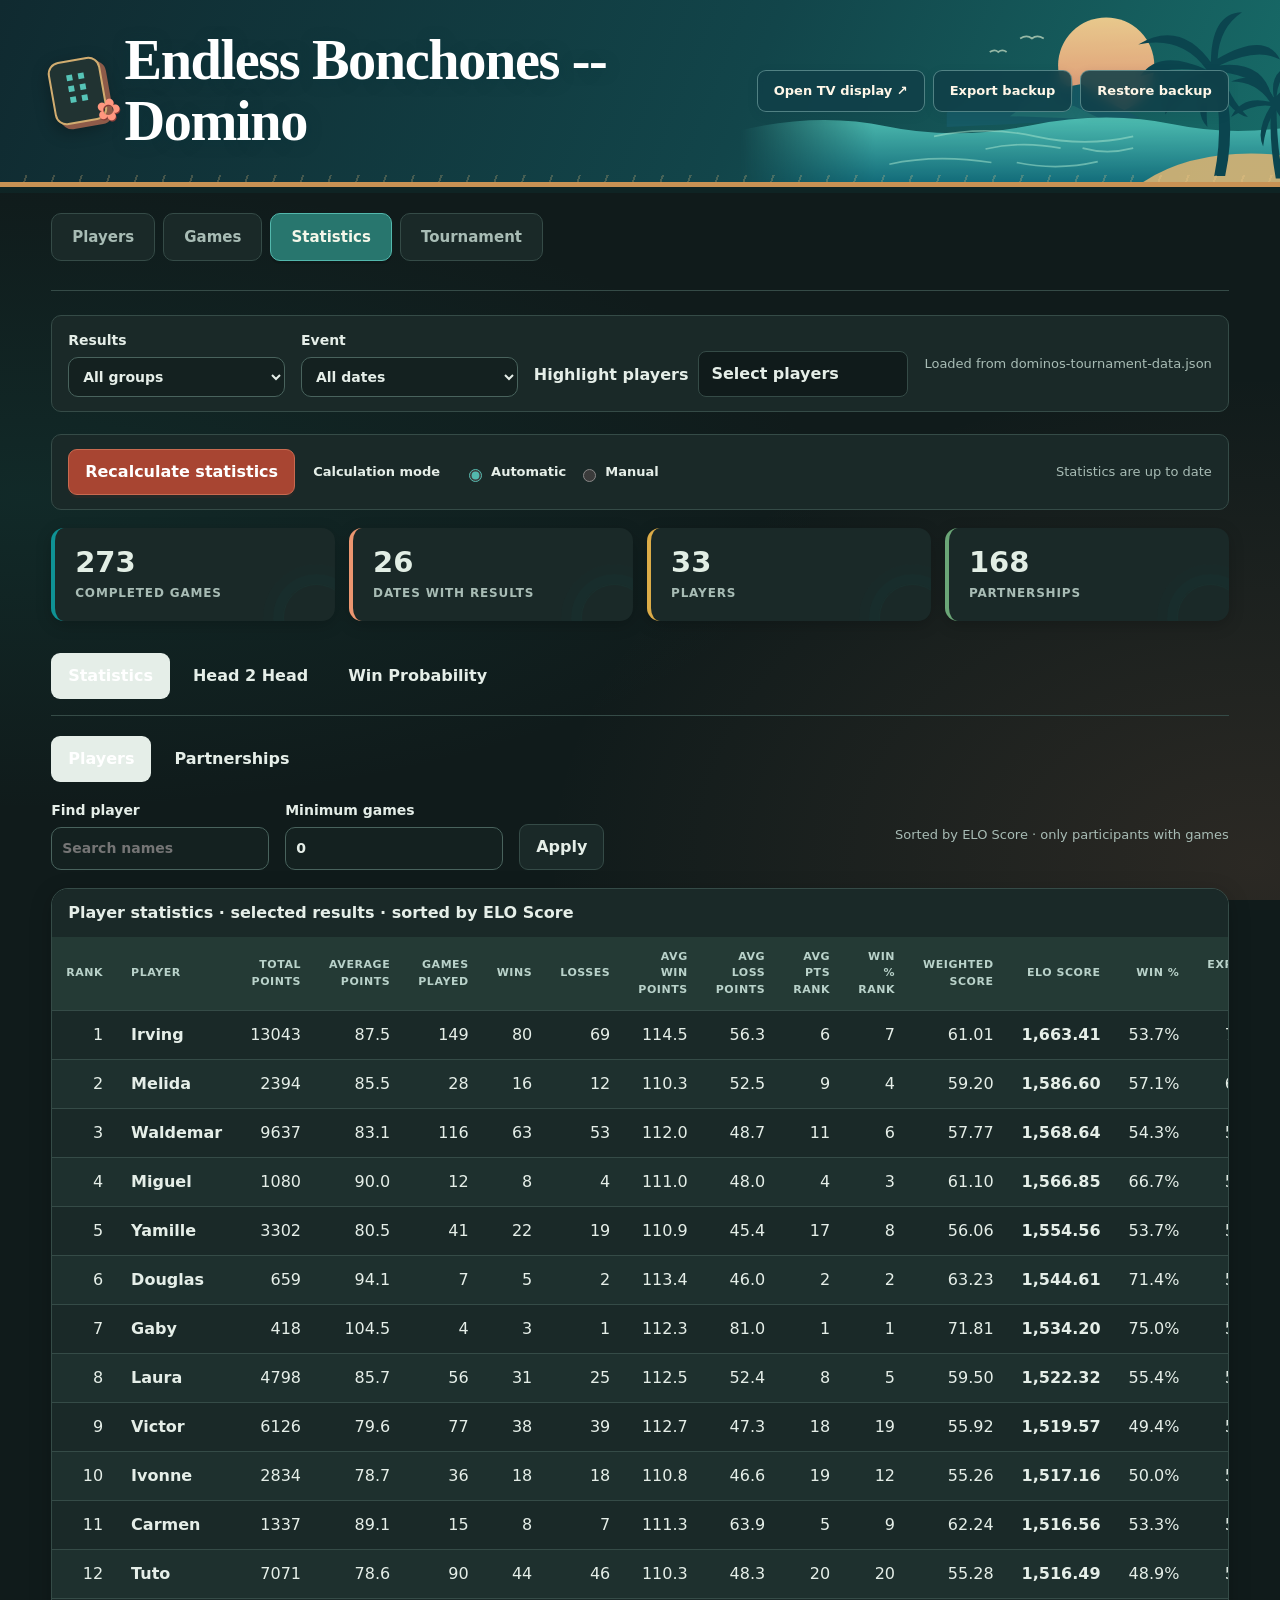
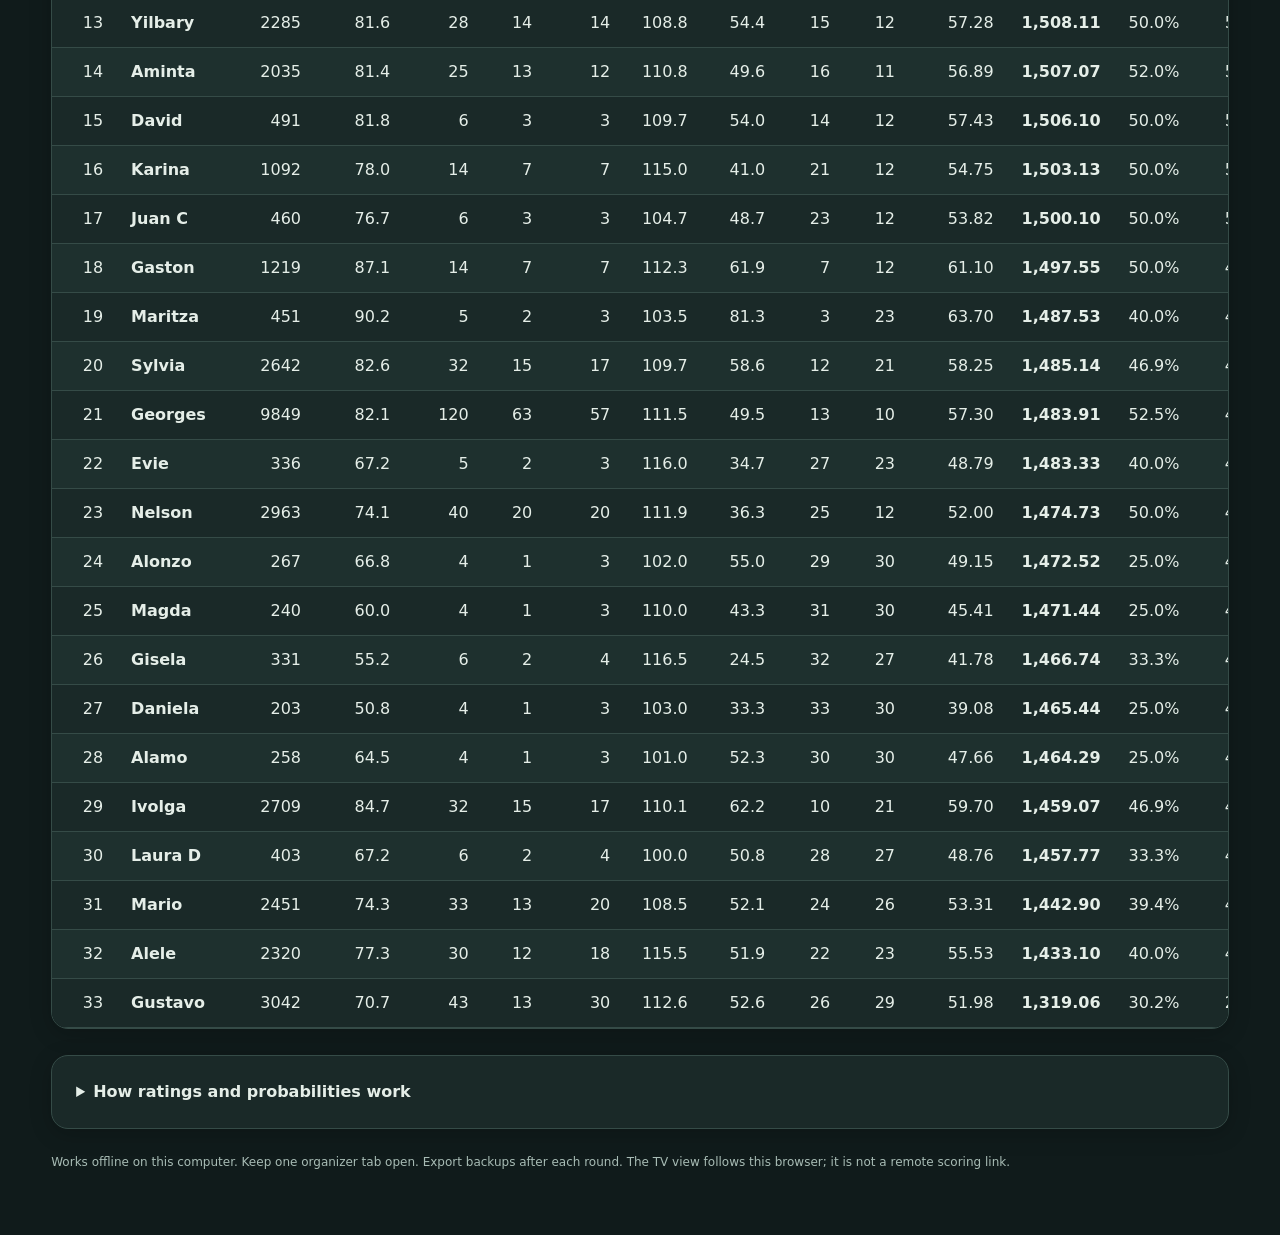
<file: index.html>
<!doctype html>
<html lang="en">
<head>
<meta charset="utf-8">
<meta name="viewport" content="width=device-width,initial-scale=1">
<title>Endless Bonchones -- Domino</title>
<script>location.replace('Domino-Night.html'+location.search+location.hash);</script>
</head>
<body><p><a href="Domino-Night.html">Open Endless Bonchones -- Domino</a></p></body>
</html>
</file>
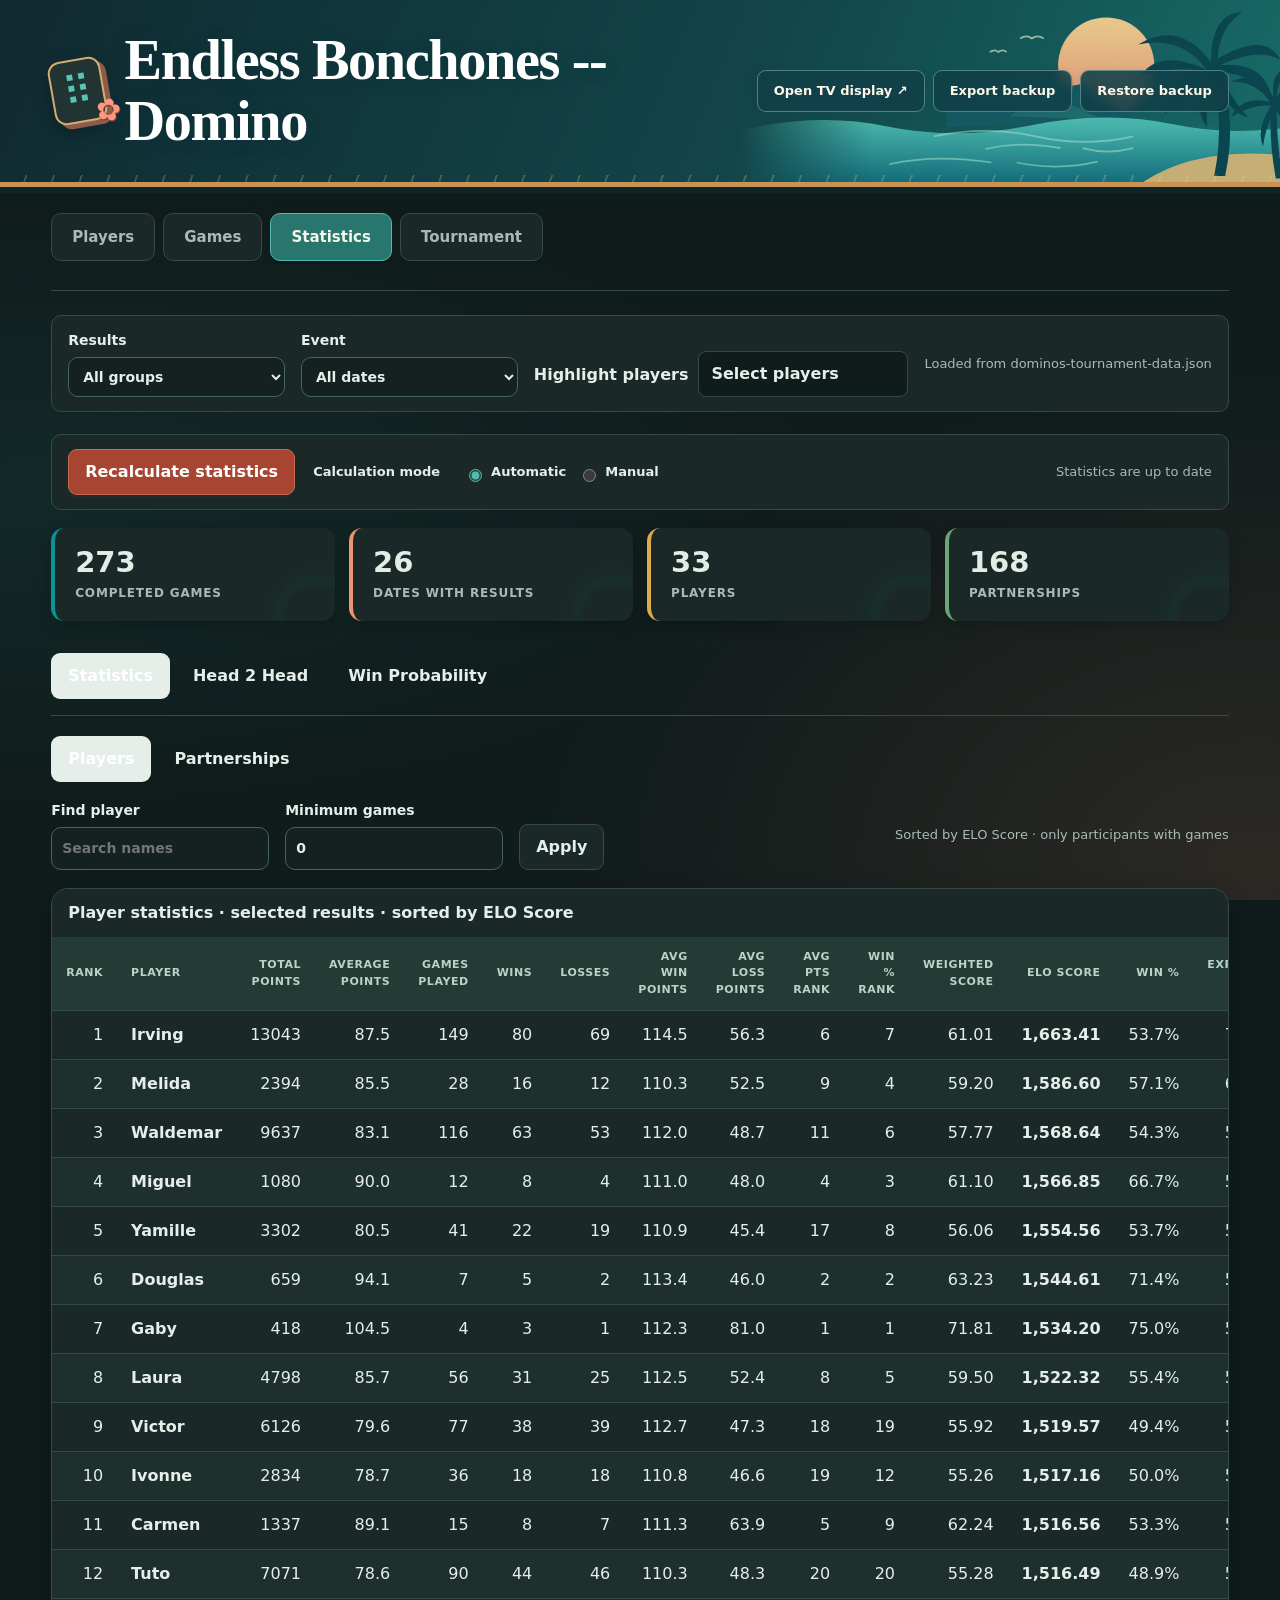
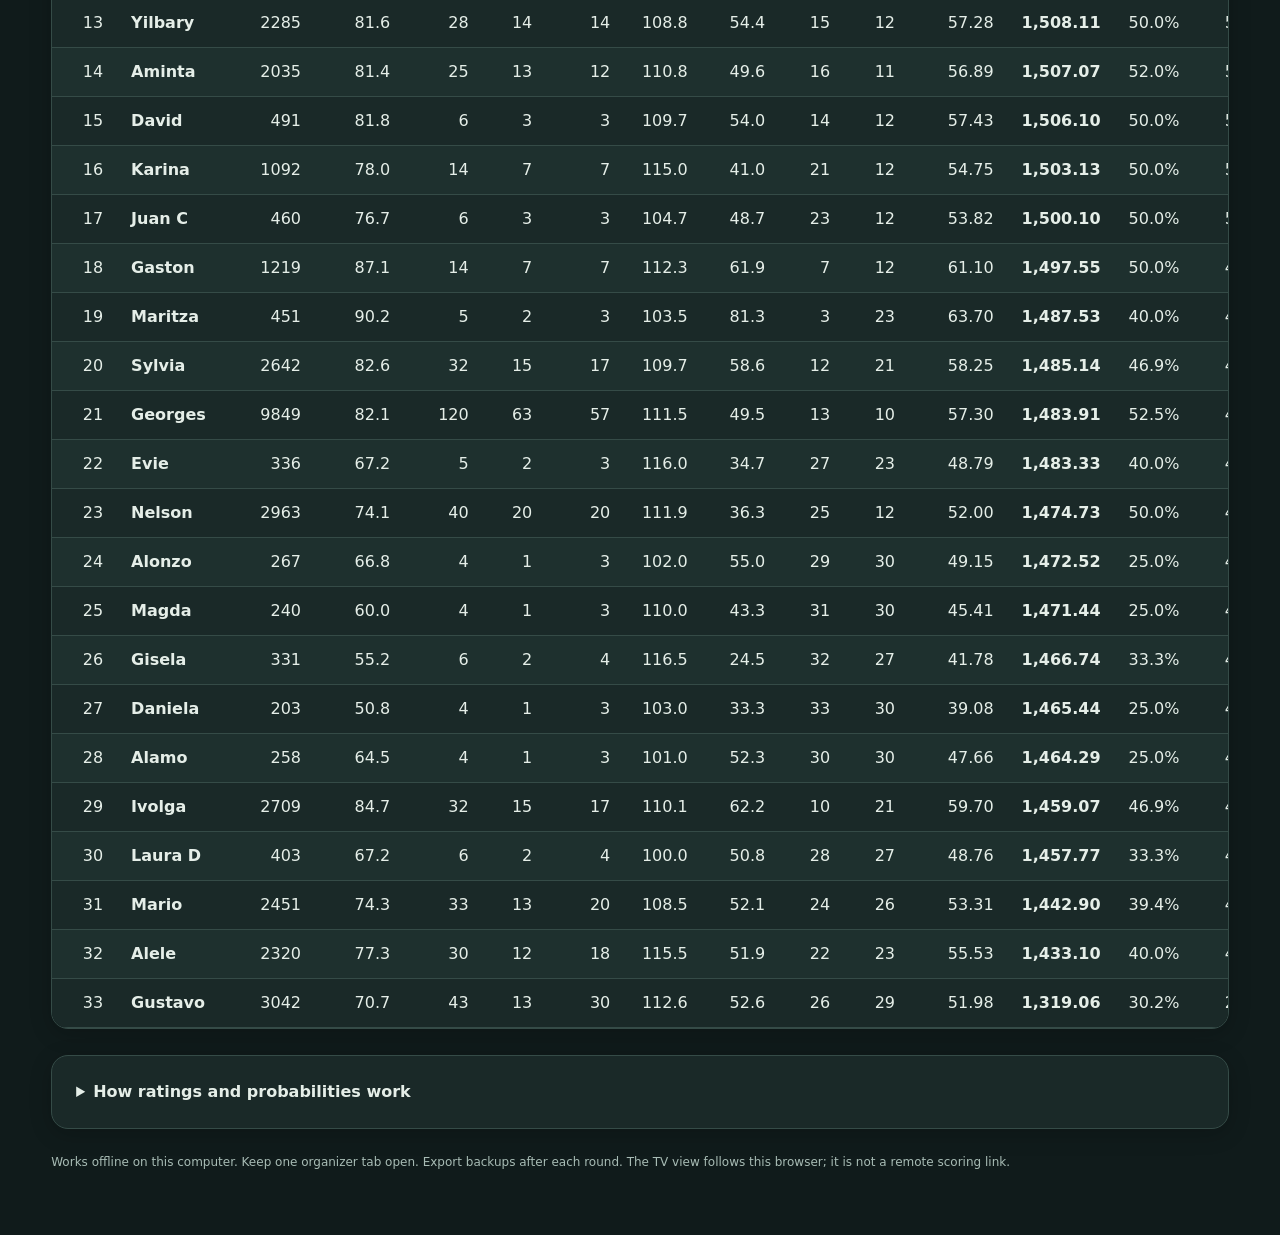
<file: Domino-Night.html>
<!doctype html>
<html lang="en"><head><meta charset="utf-8"><meta name="viewport" content="width=device-width,initial-scale=1"><title>Endless Bonchones -- Domino · Tournament desk</title>
<style>
:root{--bg:#f5f3ec;--ink:#17352d;--muted:#65756d;--line:#d8dfd6;--card:#fffef9;--green:#216548;--gold:#e5bd64;--red:#a83e30}*{box-sizing:border-box}body{margin:0;background:var(--bg);color:var(--ink);font:16px/1.5 system-ui,Segoe UI,sans-serif}button,input,textarea,select{font:inherit}button{cursor:pointer;border:1px solid var(--line);border-radius:9px;padding:10px 16px;background:var(--card);color:var(--ink);font-weight:650}button:hover{border-color:var(--green);background:#eaf2e9}button:disabled{opacity:.45;cursor:not-allowed}button.primary{background:var(--green);color:white;border-color:var(--green)}button.danger{color:var(--red)}input,textarea,select{padding:10px;border:1px solid #a8b7ac;border-radius:7px;background:white;color:var(--ink)}input:focus,textarea:focus,button:focus-visible{outline:3px solid var(--gold);outline-offset:2px}input[type=number]{width:100px}label{display:block;font-size:14px;font-weight:650}label input,label textarea{display:block;margin-top:6px;width:100%}textarea{min-height:255px;resize:vertical}header{background:var(--ink);color:white;padding:24px 4vw;display:flex;align-items:center;justify-content:space-between;gap:20px}.brand{display:flex;align-items:center;gap:17px}.tile{font-size:38px;border:2px solid #e1e7db;border-radius:8px;line-height:1;padding:8px;transform:rotate(-9deg);color:var(--gold)}h1{font-family:Georgia,serif;font-size:30px;margin:0;line-height:1.15}.eyebrow{text-transform:uppercase;letter-spacing:.16em;font-size:11px;font-weight:700;color:#c2d4c6;margin:0 0 7px}header .sub{font-size:13px;color:#c2d4c6;margin:6px 0 0}.actions{display:flex;gap:8px;flex-wrap:wrap;align-items:center}header button{background:#ffffff12;color:white;border-color:#ffffff35;font-size:13px}.shell{max-width:1460px;margin:auto;padding:26px 4vw 50px}nav{display:flex;gap:6px;border-bottom:1px solid var(--line);padding-bottom:15px;margin-bottom:24px;flex-wrap:wrap}nav button{border:none;background:transparent}nav button.active{background:var(--ink);color:white}.status{font-size:12px;color:var(--muted);margin-left:auto;align-self:center}.stats{display:grid;grid-template-columns:repeat(4,1fr);gap:14px;margin-bottom:24px}.stat{border-top:3px solid var(--green);padding:14px 18px;background:var(--card);border-radius:0 0 9px 9px}.stat b{display:block;font-size:29px;line-height:1.2}.stat span{font-size:12px;color:var(--muted);text-transform:uppercase;letter-spacing:.07em}.layout{display:grid;grid-template-columns:1.25fr 1fr;gap:24px}.panel{background:var(--card);border:1px solid var(--line);padding:24px;border-radius:12px;margin-bottom:18px}h2{font:700 25px Georgia,serif;margin:0 0 10px}h3{font-size:16px;margin:0 0 12px}p{margin:8px 0 14px}.muted{color:var(--muted)}.small{font-size:13px}.notice{border-left:4px solid var(--gold);padding:13px 17px;background:#fbf2d9;border-radius:0 7px 7px 0;margin:14px 0}.fieldrow{display:flex;gap:15px;margin:16px 0}.fieldrow>*{flex:1}.grid{display:grid;grid-template-columns:repeat(3,minmax(0,1fr));gap:15px}.match{background:var(--card);border:1px solid var(--line);border-radius:12px;padding:19px}.match.done{border-top:3px solid var(--green)}.match-head{display:flex;justify-content:space-between;align-items:center;font-size:12px;text-transform:uppercase;letter-spacing:.05em;margin-bottom:16px;color:var(--muted)}.pill{border-radius:20px;padding:3px 8px;font-size:11px;background:#e9efdf;color:var(--green);font-weight:700}.team-row{display:grid;grid-template-columns:1fr 83px;gap:10px;align-items:center;margin:10px 0}.team-row input{width:83px;min-width:0;font-size:21px;text-align:center;font-weight:750}.team-row strong{font-size:16px}.match button{width:100%;margin-top:10px;padding:8px}.versus{color:var(--muted);font-size:11px;letter-spacing:.12em}.roundnav{display:flex;gap:8px;margin:0 0 18px}.roundnav button.active{background:var(--ink);color:white}.sectionbar{display:flex;gap:16px;align-items:center;justify-content:space-between;margin:22px 0 15px}.sectionbar h2{margin:0}.table-wrap{overflow:auto;border:1px solid var(--line);border-radius:10px;background:var(--card)}table{border-collapse:collapse;width:100%;font-variant-numeric:tabular-nums}th,td{padding:12px 14px;text-align:right;border-bottom:1px solid var(--line)}th{font-size:11px;text-transform:uppercase;letter-spacing:.05em;color:var(--muted);background:#eef1e8}th:nth-child(2),td:nth-child(2){text-align:left}td:nth-child(2){font-weight:650}tr.top td:first-child{color:var(--green);font-weight:800}tr.cut td{border-bottom:3px solid var(--gold)}.rank{display:inline-block;min-width:27px;text-align:center}ol,ul{padding-left:23px}.rules li{margin-bottom:10px}.foot{font-size:12px;color:var(--muted);margin-top:24px}.empty{padding:35px;text-align:center;border:1px dashed #a8b7ac;border-radius:12px}.bracket{display:grid;grid-template-columns:1fr 50px 1fr;align-items:center;gap:16px}.connector{font-size:30px;text-align:center;color:var(--green)}.champion{background:var(--ink);color:white;padding:24px;border-radius:10px;margin-top:16px}.champion .eyebrow{color:var(--gold)}#toast{position:fixed;bottom:25px;left:50%;transform:translateX(-50%);z-index:100;max-width:90vw;padding:13px 22px;background:var(--ink);color:white;border-radius:10px;box-shadow:0 5px 30px #0003}#toast:empty{display:none}dialog{border:1px solid var(--line);border-radius:15px;max-width:520px;padding:28px;background:var(--card);color:var(--ink)}dialog::backdrop{background:#10231dc9}.tv{background:#102d24;color:#f2f5e9}.tv header{background:#0a231c;padding:20px 3vw}.tv .shell{max-width:none;padding:20px 3vw}.tv .stats{margin-bottom:17px}.tv .stat,.tv .panel,.tv .match,.tv .table-wrap{background:#193c30;color:#f2f5e9;border-color:#3a5848}.tv .muted,.tv .stat span,.tv .match-head,.tv .foot{color:#b5c9b8}.tv th{background:#214333;color:#c8d9c7}.tv td{border-color:#365340;padding:9px 12px}.tv tr.top td:first-child{color:var(--gold)}.tv th{padding:9px 12px}.tv .tv-grid{display:grid;grid-template-columns:1.18fr 1fr;gap:25px}.tv .tv-board td{font-size:20px}.tv .tv-board th{font-size:11px}.tv .tv-board td:nth-child(2){font-size:21px}.tv .team-row{grid-template-columns:1fr 60px}.tv .tv-score{font-size:27px;text-align:right;color:var(--gold)}.tv .grid{grid-template-columns:repeat(2,minmax(0,1fr))}.tv .sectionbar h2{font-size:24px}.tv .match{padding:15px}.tv .match-head{margin-bottom:10px}.tv .pill{background:#34523a;color:#e5ebce}.tv .notice{background:#52451f;color:#fff0cc}.tv .roundnav button.active{background:var(--gold);color:var(--ink)}.tv-bye{margin:14px 0;font-size:14px;color:#c3d1bc}.tv .champion{border:1px solid var(--gold)}.print-only{display:none}
.tv nav{display:none}.tv .bracket{grid-template-columns:1fr 24px 1fr;gap:10px}@media(max-height:850px){.tv header{padding:12px 3vw}.tv h1{font-size:26px}.tv header .sub{display:none}.tv .shell{padding-top:10px}.tv .stat{padding:9px 14px}.tv .stat b{font-size:23px}.tv .stats{margin-bottom:8px}.tv .sectionbar{margin:10px 0}.tv .sectionbar h2{font-size:22px}.tv .tv-board td{padding:6px 10px;font-size:17px}.tv .tv-board td:nth-child(2){font-size:17px}.tv .team-row{margin:5px 0;grid-template-columns:1fr 44px}.tv .team-row strong{font-size:14px;line-height:1.3}.tv .match-head{font-size:10px;margin-bottom:7px}.tv .match{padding:12px}.tv .tv-score{font-size:22px}.tv .champion{padding:14px;margin-top:10px}.tv .champion h2{font-size:21px}.tv .champion p{margin-bottom:0}.tv .foot{margin-top:10px}}@media(max-width:1000px){.grid{grid-template-columns:repeat(2,minmax(0,1fr))}.layout{grid-template-columns:1fr}.tv .tv-grid{grid-template-columns:1fr}.tv .tv-board td{font-size:17px}}@media(max-width:600px){header{align-items:flex-start;flex-direction:column}h1{font-size:26px}.shell{padding:20px 16px}.grid,.stats{grid-template-columns:repeat(2,minmax(0,1fr))}.grid{grid-template-columns:1fr}.stat{padding:10px}.stat b{font-size:24px}.panel{padding:18px}.bracket{grid-template-columns:1fr}.connector{transform:rotate(90deg)}.fieldrow{flex-direction:column}.status{width:100%;margin:5px 0}th,td{padding:9px 7px;font-size:13px}}
@media print{@page{size:letter;margin:.5in}body{background:white;color:black;font-size:10pt}header{background:white;color:black;padding:0 0 12px;border-bottom:1px solid #aaa}header .actions,nav,.no-print,.roundnav,button,.stats,#toast,.status{display:none!important}.shell{padding:14px 0}.panel,.match,.table-wrap{border-color:#aaa;background:white;border-radius:0;padding:12px}.grid{grid-template-columns:repeat(2,1fr)}.match,.panel{break-inside:avoid}.round-print{break-before:page}.round-print:first-child{break-before:auto}.team-row input{border:0;font-size:15pt}h2{font-size:18pt}.eyebrow,header .sub{color:#333}.tile{display:none}.layout{display:block}.print-only{display:block}.foot{font-size:8pt}.notice{background:white;border-color:#999}.bracket{grid-template-columns:1fr 25px 1fr}.champion{color:black;background:white;border:1px solid #aaa}th{background:#eee}th,td{padding:7px}#main> .panel{margin:0}.rules li{margin-bottom:8px}}
/* Self-contained island palette and original vector scenery. */
:root{--bg:#faf2df;--ink:#153f45;--muted:#526f6d;--line:#dfdfc8;--card:#fffdf5;--green:#087d80;--gold:#ffc467;--red:#b24035}
body{background-color:var(--bg);background-image:radial-gradient(ellipse at 2% 55%,#cdebe580,transparent 45%),radial-gradient(ellipse at 98% 96%,#f4b88f50,transparent 40%);background-attachment:fixed}
header{position:relative;isolation:isolate;overflow:hidden;background:linear-gradient(112deg,#103f49 0%,#11676f 58%,#1e9593 100%);border-bottom:5px solid #f0b66c;box-shadow:0 6px 0 #087d8018;padding-top:30px;padding-bottom:30px}
header:after{content:"";position:absolute;bottom:0;left:0;right:0;height:7px;background:repeating-linear-gradient(110deg,transparent 0 24px,#ffcf8838 24px 26px);z-index:-1}
.island-art{position:absolute;width:540px;height:100%;right:0;top:0;z-index:-1;pointer-events:none;opacity:.9;mask-image:linear-gradient(to right,transparent,#000 25%)}
.brand{gap:20px}.brand h1{font-family:Georgia,serif;letter-spacing:-.025em;text-shadow:0 2px 15px #06323966;font-size:35px}.brand .eyebrow{color:#ffdc97;letter-spacing:.22em;font-size:10px}.brand .sub{color:#d5f2e7}
.tile{position:relative;color:#087d80;border-color:#ffecd1;background:#fff5d9;box-shadow:5px 5px 0 #ef9767,0 6px 18px #092c4330;font-size:40px;padding:10px;border-radius:12px;transform:rotate(-10deg)}
.tile:after{content:"✿";position:absolute;right:-15px;bottom:-9px;color:#ff977f;font-size:30px;text-shadow:1px 1px #873c38;transform:rotate(18deg)}
header button{background:#103f49df;border-color:#b4e4dd66;box-shadow:0 3px 12px #052b3a14;color:#fff7e8;backdrop-filter:blur(6px)}header button:hover{background:#fff0cf;color:#174e55;border-color:#fff0cf}
nav{border-bottom:1px solid #bdcfc1}nav button{border-radius:25px;padding:10px 19px;color:#3a6565}nav button.active{background:#087d80;box-shadow:0 3px 0 #07666a20}nav button:hover{background:#d9eee3}
button{transition:background .15s,border-color .15s,box-shadow .15s}button.primary{background:#a84532;border-color:#a84532;box-shadow:0 3px 0 #83342520}button.primary:hover{background:#883524;border-color:#883524}button:hover{background:#e4f3e9;border-color:#128488}button:focus-visible,input:focus,textarea:focus{outline-color:#f4ad50}
.panel,.match,.table-wrap{background:#fffdf7;border-color:#d9e1cd;box-shadow:0 5px 22px #376d6310;border-radius:17px}.panel h2,.sectionbar h2{color:#164e55}.panel h3{color:#205c60}
.stat{position:relative;overflow:hidden;border-top:0;border-left:4px solid #0f9295;border-radius:13px;background:#fffdf6;box-shadow:0 4px 16px #2967640d;padding:17px 20px}.stat:after{content:"";position:absolute;width:65px;height:65px;border:1px solid #157e7814;border-radius:50%;right:-15px;bottom:-30px;box-shadow:0 0 0 10px #157e7808,0 0 0 20px #157e7805}.stat:nth-child(2){border-left-color:#ec9670}.stat:nth-child(3){border-left-color:#dcac48}.stat:nth-child(4){border-left-color:#6ba677}.stat b{color:#105e65}.stat span{color:#526f6d;font-weight:650}
input,textarea,select{border-color:#b6cfc1;background:#fffffc;border-radius:10px}input:disabled{background:#f1f3e9}.notice{background:#fff0cc;border-left-color:#e8a345;color:#604d27;border-radius:0 12px 12px 0}.notice button{background:#fffaf0}
.layout aside .panel:first-child{position:relative;overflow:hidden;background:linear-gradient(145deg,#e4f1df 0%,#f4f5df 70%);border-color:#c5dcc8}.layout aside .panel:first-child:after{content:"";position:absolute;right:-23px;top:0;width:105px;height:105px;background:repeating-conic-gradient(from 25deg at 100% 0%,#3e967329 0deg 6deg,transparent 6deg 14deg);border-bottom-left-radius:100%;pointer-events:none}.layout aside .panel:first-child .eyebrow{letter-spacing:.2em}.layout aside .panel:first-child ul{list-style:none;padding:0}.layout aside .panel:first-child li{position:relative;padding-left:23px;margin:10px 0}.layout aside .panel:first-child li:before{content:"✦";position:absolute;left:0;color:#a96132;font-size:13px}
th{background:#e2efe3;color:#39615f}td{border-color:#e4e7d7}tbody tr:nth-child(even){background:#f5f7ec}tr.top .rank{background:#d6ece0;border-radius:50%;padding:2px 4px;color:#12696d}tr.cut td{border-bottom-color:#dc9862}.pill{background:#e2eed8;color:#396640}.match.done{border-top:3px solid #22a4a0}.roundnav button.active{background:#087d80}.team-row input{color:#135f66;background:#f5faf4}.versus{color:#8c755b}.champion{background:linear-gradient(120deg,#105762,#0d7778);border:1px solid #f3be72;box-shadow:0 4px 20px #176f6620}.champion h2{color:#fff4d9}.champion .muted{color:#d4f1e5}
dialog{background:#fff9eb;box-shadow:0 15px 70px #07373e66}dialog::backdrop{background:#09383fcc}#toast{background:#104e57;border:1px solid #8fc6bb}.empty{background:#e7f0df66;border-color:#8ebcb2}
.tv{--ink:#f3f7e8;--muted:#b9dbd4;--gold:#ffca7d;background:radial-gradient(ellipse at 85% 0%,#116f7240,transparent 55%),linear-gradient(145deg,#092b3e,#073e48 62%,#095251);color:#f6f8e8}
.tv header{background:linear-gradient(105deg,#092d42,#0c5864 65%,#177c81);border-bottom:3px solid #e9a96a;box-shadow:none}.tv .island-art{width:490px;opacity:.8}.tv .brand h1{color:#fff1cd}.tv .tile{font-size:34px;padding:8px}.tv .tile:after{font-size:25px;right:-12px;bottom:-7px}
.tv .stat,.tv .panel,.tv .match,.tv .table-wrap{background:#104958;color:#f6f5df;border-color:#38727a;box-shadow:0 6px 20px #031e2b19}.tv .stat{border-left-color:#49c4bd}.tv .stat:nth-child(2){border-left-color:#ffab80}.tv .stat:nth-child(3){border-left-color:#ffce76}.tv .stat:nth-child(4){border-left-color:#97c88b}.tv .stat b{color:#fff2d2}.tv .stat span,.tv .muted,.tv .match-head,.tv .foot,.tv-bye{color:#b9dbd4}.tv .sectionbar h2,.tv .panel h2,.tv .panel h3{color:#ffebc3}.tv .panel{background:linear-gradient(145deg,#155568,#104953)}
.tv th{background:#126275;color:#d5efe3}.tv td{border-color:#2b6570}.tv tbody tr:nth-child(even){background:#0d424f}.tv tr.top .rank{background:#f3bd6a;color:#123e49}.tv tr.cut td{border-bottom-color:#f4bd78}.tv .tv-score{color:#ffca7d}.tv .pill{background:#2a6965;color:#e1f5c9}.tv .versus{color:#a4cfcd}.tv .match.done{border-top-color:#42bdb7}.tv .champion{background:linear-gradient(110deg,#1d6973,#18505f);border-color:#efb967}.tv .champion h2{color:#fff0c9}.tv .connector{color:#6dd6c9}.tv .notice{background:#65512b;color:#fff1ca}.tv .empty{background:#104451;border-color:#619393}.tv .empty h2,.tv .empty h3{color:#ffe4b2}
@media(max-height:850px){.tv header{padding-top:11px;padding-bottom:11px}.tv .brand h1{font-size:26px}.tv .tile{font-size:28px;padding:7px}.tv .stat{padding:8px 14px}}
@media(max-width:600px){.brand h1{font-size:28px}.island-art{width:100%;opacity:.5}header{padding-top:23px;padding-bottom:23px}.brand .eyebrow{letter-spacing:.12em}.tile{font-size:30px;padding:8px}.stat{padding:12px}.tv .island-art{width:100%}}
@media(prefers-reduced-motion:reduce){button{transition:none}}
.brand{flex:1;min-width:0}.brand>div:last-child{min-width:0}.brand h1,.tv .brand h1{font-size:clamp(36px,4.4vw,64px);line-height:1.08;overflow-wrap:break-word}header>.actions{flex-shrink:0}
@media(max-width:600px){.brand h1,.tv .brand h1{font-size:36px}.brand{gap:16px}}
@media print{.brand h1,.tv .brand h1{font-size:28px}}
@media print{.island-art,header:after,.tile:after,.stat:after,.layout aside .panel:first-child:after{display:none!important}body,header,.panel,.match,.champion,.layout aside .panel:first-child{background:white!important;box-shadow:none!important;color:black!important}h1,h2,h3,.panel h2,.panel h3{color:black!important;text-shadow:none!important}.brand .eyebrow,.brand .sub{color:#333!important}.notice{background:white!important;color:black!important}tbody tr:nth-child(even){background:white!important}}

.roundnav{flex-wrap:wrap}

.bracket-round{display:grid;gap:15px;min-width:0}.bracket>div{min-width:0}.team-row strong{overflow-wrap:anywhere}
.bracket.three-rounds{grid-template-columns:minmax(0,1fr) 24px minmax(0,1fr) 24px minmax(0,1fr);gap:12px}
.tv .tv-grid.playoff-display{grid-template-columns:1fr}.tv .playoff-display .bracket{align-items:center}
@media(max-width:900px){.bracket.three-rounds{grid-template-columns:1fr}.bracket.three-rounds>.connector{transform:rotate(90deg)}}
@media print{.bracket.three-rounds{grid-template-columns:minmax(0,1fr) 15px minmax(0,1fr) 15px minmax(0,1fr);gap:6px}.bracket.three-rounds>.connector{transform:none}.bracket.three-rounds .match{padding:8px}.bracket.three-rounds .team-row{grid-template-columns:1fr 42px;gap:4px}.bracket.three-rounds input{width:42px;font-size:12pt}.bracket.three-rounds strong{font-size:10pt}.bracket.three-rounds .empty{padding:12px}}

.tv .three-rounds .match{padding:12px}.tv .three-rounds .match-head{margin-bottom:8px}.tv .three-rounds .team-row{margin:6px 0}.tv .three-rounds .team-row strong{font-size:18px}.tv .three-rounds .versus{display:none}.tv .three-rounds .tv-score{font-size:24px}.tv .three-rounds .champion{padding:16px}.tv .three-rounds .champion h2{font-size:24px}
@media(max-height:850px){.tv .three-rounds .bracket-round{gap:8px}.tv .three-rounds .match{padding:8px}.tv .three-rounds .match-head{margin-bottom:4px}.tv .three-rounds .team-row{margin:3px 0}.tv .three-rounds .team-row strong{font-size:16px}.tv .three-rounds .tv-score{font-size:22px}.tv .shell{padding-bottom:12px}}
@media(max-height:850px){.tv .three-rounds .tv-score{line-height:1.15}.tv .three-rounds .team-row{min-height:25px}.tv .brand h1{font-size:42px}}

.tv .tv-grid.registration-display{grid-template-columns:1fr 1.15fr;align-items:start}.tv .registration-display>section{min-width:0}
.tv .tv-registration{font-size:28px;line-height:1.4}.tv .tv-registration h3{font-size:28px;margin-top:24px}.tv .tv-registration li{margin:12px 0}.tv .tv-registration ul{margin-bottom:0}
.tv-roster{display:grid;grid-template-columns:repeat(var(--roster-columns),minmax(0,1fr));grid-template-rows:repeat(var(--roster-rows),auto);grid-auto-flow:column;gap:8px 16px;list-style:none;padding:0;margin:0}
.tv-roster li{font-size:26px;font-weight:650;line-height:1.3;padding:7px 12px;background:#104958;border:1px solid #38727a;border-radius:9px;overflow-wrap:anywhere}
@media(max-height:850px){.tv .tv-registration{font-size:24px;padding:20px}.tv .tv-registration h3{font-size:24px;margin-top:16px}.tv .tv-registration li{margin:8px 0}.tv-roster{gap:4px 10px}.tv-roster li{font-size:20px;padding:2px 8px}}
@media(max-width:1000px){.tv .tv-grid.registration-display{grid-template-columns:1fr}}

/* TV content is measured and scaled to the current display, including fullscreen. */
body.tv{height:100vh;overflow:hidden}
.tv #tvStage{position:absolute;left:0;top:0;display:flow-root;transform-origin:top left}
.tv #tvStage .table-wrap{overflow:visible}.tv #tvStage td:nth-child(2){overflow-wrap:anywhere}
@media print{body.tv{height:auto;overflow:visible}.tv #tvStage{position:static;width:auto!important;transform:none!important}}
.tv .tv-bye{font-size:28px;font-weight:650;line-height:1.4;color:#fff2d2;overflow-wrap:anywhere}@media(max-height:850px){.tv .tv-bye{font-size:24px}}

.tv-all-standings{display:grid;grid-template-columns:repeat(var(--standings-columns),minmax(0,1fr));gap:22px;align-items:start}
.tv-all-standings .table-wrap{min-width:0}.tv .tv-all-standings th,.tv .tv-all-standings td{padding:8px}
@media(max-height:850px){.tv-all-standings{gap:14px}.tv .tv-all-standings th,.tv .tv-all-standings td{padding:6px}}
.bye-controls summary{cursor:pointer;font-weight:700}
.bye-controls select{display:block;margin-top:6px;width:100%;min-width:0}
.bye-controls .fieldrow{flex-wrap:wrap}
.bye-controls .fieldrow>label{min-width:200px}
.bye-controls select:focus-visible{outline:3px solid var(--gold);outline-offset:2px}

/* Default dark theme for the organizer and statistics views. */
:root{color-scheme:dark;--bg:#101b1b;--ink:#e5eee8;--muted:#a8bcb5;--line:#354b47;--card:#1a2928;--green:#53b8ad;--gold:#f4c879;--red:#ff8e80}
body{background-color:var(--bg);background-image:radial-gradient(ellipse at 2% 55%,#18776f28,transparent 45%),radial-gradient(ellipse at 98% 96%,#bd725328,transparent 40%)}
header{background:linear-gradient(112deg,#102a30 0%,#12454a 58%,#176b68 100%);border-bottom-color:#c89254}
.tile{color:#56c4b7;background:#213332;border-color:#d2ad70;box-shadow:5px 5px 0 #8e5b49,0 6px 18px #0005}
nav{border-color:var(--line)}nav button{color:#b8d4ce}nav button:hover{background:#24423e;color:#f0f5e9}
button:hover{background:#29423d;border-color:#59b8aa}button.primary{background:#a84532;border-color:#c96a50}button.primary:hover{background:#c25b43}
.panel,.match,.table-wrap{background:#1a2928;border-color:#354b47;box-shadow:0 5px 22px #0003}.panel h2,.sectionbar h2,.panel h3{color:#d6ebe0}
.stat{background:#1a2928;box-shadow:0 4px 16px #0003}.stat b{color:#e2eee5}.stat span{color:#a8bcb5}
input,textarea,select{color:#e5eee8;background:#142120;border-color:#49635d}input:disabled{background:#253330}.team-row input{color:#b8ece1;background:#142120}
.notice{background:#3b3425;color:#f0dfbb}.notice button{background:#2b3027}
.layout aside .panel:first-child{background:linear-gradient(145deg,#203a31 0%,#29392f 70%);border-color:#49644f}
th{background:#243a35;color:#b9d2ca}td{border-color:#354b47}tbody tr:nth-child(even){background:#1e302e}tr.top .rank{background:#285248;color:#a8e2d2}.pill{background:#29463a;color:#c9e8bd}
.versus{color:#c4ab87}.champion{background:linear-gradient(120deg,#164b52,#145b59);border-color:#c99a5a}.champion h2{color:#fff0d2}
dialog{background:#1a2928;color:#e5eee8;box-shadow:0 15px 70px #0009}#toast{background:#16454a;border-color:#58a69b}.empty{background:#1c302d;border-color:#52766d}
.history-tabs button.active{background:#284b46}.prediction-result{background:#223531}nav a:hover{background:#24423e}
@media print{:root{color-scheme:light}body{background:white!important;background-image:none!important}input,textarea,select{color:black;background:white}}
.module-nav{display:flex;gap:8px;margin:0 0 14px;padding:0;border:0;flex-wrap:wrap}
.module-nav button{border:1px solid var(--line);border-radius:10px;padding:12px 20px;background:var(--card);color:var(--muted);font-size:15px;font-weight:700}
.module-nav button:hover{background:#29423d;color:#f0f5e9;border-color:#59b8aa}
.module-nav button.active{background:#28766e;color:#f4f7e9;border-color:#53b8ad;box-shadow:0 3px 0 #0002}
.module-nav button.active:hover{background:#348b80}

.player-directory-wrap{overflow:auto}.player-directory-table{min-width:980px}.player-directory-table th,.player-directory-table td{text-align:left;vertical-align:middle}.player-directory-table td{padding:8px}.player-directory-table input,.player-directory-table select{width:100%;min-width:80px}.player-directory-table td:first-child input{width:70px;min-width:60px;text-align:center}.player-directory-table td:last-child{white-space:nowrap}.player-delete:disabled{opacity:.5}
.date-add-grid{display:grid;grid-template-columns:minmax(180px,1fr) minmax(190px,1fr) minmax(240px,2fr) auto;gap:12px;align-items:end}.date-list{display:grid;gap:12px}.date-event{background:var(--card);border:1px solid var(--line);border-radius:12px;overflow:hidden}.date-event>summary{cursor:pointer;padding:17px 20px;font-weight:750;display:flex;align-items:center;justify-content:space-between;gap:14px;list-style:none}.date-event>summary::-webkit-details-marker{display:none}.date-event>summary::after{content:'＋';color:var(--gold);font-size:20px}.date-event[open]>summary::after{content:'−'}.date-event-summary-meta{font-size:13px;font-weight:500;color:var(--muted)}.date-event-body{padding:0 20px 20px;border-top:1px solid var(--line)}.date-metadata{display:grid;grid-template-columns:minmax(160px,1fr) minmax(190px,1fr) minmax(200px,2fr) auto;gap:12px;align-items:end;padding:15px 0}.date-games{display:grid;gap:9px}.date-game{display:grid;grid-template-columns:48px minmax(150px,1fr) minmax(150px,1fr) 90px;gap:12px;align-items:center;padding:11px 0;border-top:1px solid var(--line)}.date-game-number{font-size:12px;color:var(--muted);font-weight:750}.date-team{display:grid;grid-template-columns:minmax(0,1fr) minmax(0,1fr) 75px;gap:7px;align-items:center}.date-team select{min-width:0;width:100%;padding:8px}.date-team input{width:75px;min-width:0;text-align:center;padding:8px;font-weight:750}.date-game .danger{padding:7px 10px}.date-actions{display:flex;justify-content:flex-end;margin-top:12px}.date-description{min-width:180px}.date-summary-label{flex:1}.date-summary-meta{white-space:nowrap}@media(max-width:850px){.date-add-grid,.date-metadata{grid-template-columns:1fr 1fr}.date-game{grid-template-columns:32px 1fr 1fr}.date-game>.danger{grid-column:2 / -1;justify-self:end}}@media(max-width:560px){.date-add-grid,.date-metadata{grid-template-columns:1fr}.date-game{grid-template-columns:25px minmax(0,1fr)}.date-game-number{grid-row:1 / 3}.date-game .date-team{grid-column:2}.date-game>.danger{grid-column:2}}

.roster-count{display:flex;flex-direction:column;justify-content:center;min-width:180px}.tournament-roster{border:1px solid var(--line);border-radius:10px;padding:14px;margin:12px 0}.tournament-roster legend{font-weight:700;padding:0 6px}.tournament-roster-list{display:grid;grid-template-columns:repeat(3,minmax(0,1fr));gap:4px 12px;max-height:340px;overflow:auto}.tournament-roster-list label{display:flex;align-items:center;gap:8px;padding:5px 2px;font-weight:500}.tournament-roster-list input[type=checkbox]{width:auto;min-width:0;margin:0;accent-color:var(--green)}@media(max-width:700px){.tournament-roster-list{grid-template-columns:repeat(2,minmax(0,1fr))}}

.history-player-selector{display:grid;grid-template-columns:150px minmax(220px,320px) 1fr;gap:12px;align-items:center;margin:8px 0 20px;padding:14px 16px;background:var(--card);border:1px solid var(--line);border-radius:10px}.history-player-selector>label{font-weight:700}.history-player-selector details{position:relative}.history-player-selector summary{list-style:none;cursor:pointer;padding:10px 12px;border:1px solid var(--line);border-radius:8px;background:var(--bg);font-weight:650}.history-player-selector summary::-webkit-details-marker{display:none}.history-player-options{position:absolute;z-index:8;top:calc(100% + 5px);left:0;display:grid;grid-template-columns:repeat(2,minmax(130px,1fr));gap:3px;max-height:280px;min-width:300px;overflow:auto;padding:10px;background:var(--card);border:1px solid var(--line);border-radius:9px;box-shadow:0 8px 24px #0008}.history-player-options label{display:flex;align-items:center;gap:7px;padding:5px;border-radius:5px}.history-player-options label:hover{background:#284b46}.history-player-options input{width:auto;margin:0}.history-player-selector #clearPlayerHighlights{margin-top:7px}.matrix-selected,.stats-matrix td.matrix-selected,.stats-matrix th.matrix-selected{background:#6b5a24!important;color:#fff4c4!important;box-shadow:inset 0 0 0 1px #e3c65d}#historyContent tr.matrix-selected td{background:#493f23;color:#fff4c4}@media(max-width:650px){.history-player-selector{grid-template-columns:1fr}.history-player-options{min-width:min(300px,85vw)}}

.history-overarching-filters{display:flex;align-items:end;gap:16px;flex-wrap:wrap;margin:14px 0 22px;padding:14px 16px;background:var(--card);border:1px solid var(--line);border-radius:10px}.history-overarching-filters>label{flex:1 1 190px;min-width:170px}.history-overarching-filters select{display:block;width:100%;margin-top:6px}.history-player-selector{display:flex;align-items:end;gap:10px;margin:0;padding:0;border:0;background:transparent}.history-filter-label{font-weight:700;white-space:nowrap;padding-bottom:10px}.history-player-selector details{width:210px}.history-overarching-filters>span{align-self:center;margin-left:auto}.history-player-selector .history-player-options{min-width:300px}@media(max-width:650px){.history-overarching-filters{align-items:stretch}.history-overarching-filters>label,.history-player-selector{flex-basis:100%}.history-player-selector{display:grid;grid-template-columns:1fr}.history-filter-label{padding:0}.history-player-selector details{width:100%}.history-overarching-filters>span{width:100%;margin:0}}

.player-directory-table{min-width:1080px}.player-directory-table td:nth-child(4){text-align:center}.player-directory-table input[type=checkbox]{width:auto;min-width:0;margin:auto;transform:scale(1.15)}

#historyContent td.woe-negative{color:#ff7272!important;font-weight:700}#historyContent td.woe-positive{color:#69b8ff!important;font-weight:700}#historyContent td.woe-neutral{font-weight:700}
.date-rankings{display:grid;grid-template-columns:repeat(2,minmax(0,1fr));gap:14px;margin:16px 0 20px}.date-rankings-heading{grid-column:1/-1}.date-rankings-heading h3{margin:0}.date-rankings-heading p{margin:2px 0 0}.date-ranking-card{min-width:0;background:var(--card);border:1px solid var(--line);border-radius:10px;padding:13px}.date-ranking-card h3{margin:0 0 10px}.date-ranking-table th,.date-ranking-table td{padding:8px 9px}.date-ranking-table th:first-child,.date-ranking-table td:first-child{text-align:center;width:44px}.date-ranking-table th:nth-child(2),.date-ranking-table td:nth-child(2){text-align:left}.date-ranking-table td:nth-child(2){font-weight:650}@media(max-width:760px){.date-rankings{grid-template-columns:1fr}.date-rankings-heading{grid-column:auto}}

.history-heading{margin:10px 0 28px;max-width:760px}.history-heading .eyebrow,.history-method .eyebrow{color:var(--green)}.history-heading h2{font-size:clamp(29px,4vw,42px);line-height:1.15;margin-bottom:14px}.history-tools{display:flex;gap:16px;align-items:end;flex-wrap:wrap;margin:18px 0}.history-tools label{min-width:150px}.history-tools select,.history-tools input{display:block;margin-top:6px;max-width:100%;width:100%}.history-tools>span{align-self:center;margin-left:auto}.history-tabs{display:flex;gap:6px;flex-wrap:wrap;border-bottom:1px solid var(--line);padding:8px 0 16px;margin-bottom:20px}.history-tabs button{background:transparent;border-color:transparent}.history-tabs button.active{background:var(--ink);color:white}.history-method{margin-top:26px}.history-method summary,details.panel>summary{cursor:pointer;font-weight:650}.history-method p{font-size:14px;max-width:1000px;margin-top:16px}#historyContent caption{text-align:left;padding:12px 16px;font-weight:650;background:var(--card)}#historyContent td{white-space:nowrap}#historyContent select{display:block;margin-top:7px;width:100%}#historyContent .eyebrow{color:var(--green)}.history-space{margin:18px 0}.prediction-teams{display:grid;grid-template-columns:1fr 1fr;gap:24px;margin:24px 0}.prediction-teams fieldset{border:1px solid var(--line);border-radius:10px;padding:18px}.prediction-teams legend{font-weight:700}.prediction-teams label+label{margin-top:16px}.prediction-result{background:#edf2e7;padding:24px;border-radius:10px;text-align:center}.probability-numbers{display:flex;align-items:center;justify-content:space-between;gap:16px}.probability-numbers strong{font-size:36px}.probability-bar{height:16px;background:var(--gold);border-radius:12px;overflow:hidden;margin:18px 0}.probability-bar span{display:block;height:100%;background:var(--green)}.match-probability{padding-top:12px;border-top:1px solid var(--line);margin-top:16px}nav a{display:inline-flex;align-items:center;color:var(--green);font-weight:650;padding:10px 16px;text-decoration:none;border-radius:9px}nav a:hover{background:#eaf2e9}@media(max-width:650px){.prediction-teams{grid-template-columns:1fr;gap:12px}.history-tools{align-items:stretch}.history-tools label{flex:1;min-width:130px}.history-tools>span{width:100%;margin:0}.probability-numbers{flex-wrap:wrap}.probability-numbers strong{font-size:28px}.history-tabs button{padding:9px 12px}.history-tabs{gap:2px}#historyContent .stats{grid-template-columns:repeat(2,1fr)}}

.history-subtabs{border:0;padding:0;margin:8px 0 12px}.stats-matrix-wrap{max-height:72vh;overflow:auto}.stats-matrix{width:max-content;min-width:100%;font-variant-numeric:tabular-nums}.stats-matrix th,.stats-matrix td{text-align:center;white-space:nowrap;padding:9px 11px}.stats-matrix thead th{position:sticky;top:0;z-index:2}.stats-matrix th:first-child{position:sticky;left:0;z-index:3;text-align:left;background:#243a35}.stats-matrix tbody th:first-child{background:#1a2928}.stats-matrix .matrix-diagonal{color:var(--muted);background:#172624}.stats-matrix .matrix-empty{color:#74837d}

.history-calc-controls{display:flex;align-items:center;gap:16px;flex-wrap:wrap;padding:14px 16px;margin:12px 0 18px;background:var(--card);border:1px solid var(--line);border-radius:10px}.history-calc-controls fieldset{display:flex;align-items:center;gap:12px;border:0;margin:0;padding:0}.history-calc-controls legend{float:left;margin-right:10px;font-size:13px;font-weight:650}.history-calc-controls label{display:flex;align-items:center;gap:6px;font-size:13px}.history-calc-controls input[type=radio]{accent-color:var(--green)}.history-calc-controls .small{margin-left:auto}

</style></head><body><header><svg class="island-art" viewBox="0 0 640 220" preserveAspectRatio="xMaxYMid slice" aria-hidden="true" xmlns="http://www.w3.org/2000/svg">
 <defs>
  <linearGradient id="sunset" x2="0" y2="1"><stop stop-color="#ffd592"/><stop offset="1" stop-color="#f39775"/></linearGradient>
  <linearGradient id="lagoon" x2="0" y2="1"><stop stop-color="#54c7ba"/><stop offset="1" stop-color="#126d7d"/></linearGradient>
 </defs>
 <circle cx="434" cy="80" r="57" fill="url(#sunset)"/>
 <path d="M245 136 282 116 312 122 342 108 365 91 389 105 405 102 444 127 474 142 245 153Z" fill="#175b66"/>
 <path d="M320 140 356 113 367 97 374 126 396 128 429 144Z" fill="#216f70"/>
 <path d="M0 157Q92 135 173 152T344 151T515 150T690 146V220H0Z" fill="url(#lagoon)"/>
 <g fill="none" stroke="#b0f1d8" stroke-width="2" opacity=".55"><path d="M230 164q61-13 120 0t116 0"/><path d="M291 179q42-10 89-1m26 0q29 8 60 0"/><path d="M177 197q55-12 121-2m30 0q48 10 96-1"/></g>
 <path d="M475 220q63-43 165-34v34Z" fill="#d9b678"/>
 <g fill="#0a424d">
  <path d="M562 211q14-70-6-135l8-3q27 64 11 138Z"/>
  <path d="M560 79q-37-54-88-24 52-11 81 30-56-26-79 8 44-15 79-5-50 13-49 50 20-29 53-43-22 39-3 58-4-38 10-61 13 44 38 49-24-25-30-53 38 5 58 28-11-42-62-36 46-22 72-7-17-34-74-1 2-37 29-55-37 1-37 62Z"/>
  <path d="M635 214q-10-56-4-96l5-2q-1 56 8 98Z"/>
  <path d="M633 119q-18-35-51-20 30 0 46 24-33-8-46 18 27-16 47-13-18 29-9 48 3-26 15-44 14 27 34 28-18-14-24-33 31 4 44 16-12-28-49-23 24-19 43-13-22-17-47 9 2-23 20-38-30 9-23 41Z"/>
 </g>
 <g fill="none" stroke="#e2f2d4" stroke-width="2" opacity=".7"><path d="M332 48q8-5 14 0 6-5 14 0"/><path d="M296 64q6-4 10 0 5-4 10 0"/></g>
</svg>
<div class="brand"><div class="tile" aria-hidden="true">⠿</div><div><h1 id="eventTitle">Endless Bonchones -- Domino</h1></div></div><div class="actions" id="headerActions"></div></header><div class="shell"><nav id="moduleNav" class="module-nav" aria-label="Application modules"></nav><nav id="nav" aria-label="Tournament sections"></nav><main id="main"></main><p class="foot" id="footer"></p></div><div id="toast" role="status" aria-live="polite"></div><dialog id="confirmDialog"><h2 id="dialogTitle"></h2><p id="dialogBody"></p><div class="actions"><button id="dialogCancel">Cancel</button><button id="dialogOK" class="primary">Continue</button></div></dialog>
<script id="playerDirectorySeed" type="application/json">[{"id": 1, "firstName": "Alamo", "gender": "M", "fullName": "", "description": "", "image": "", "showInStatistics": true}, {"id": 2, "firstName": "Alele", "gender": "F", "fullName": "", "description": "", "image": "", "showInStatistics": true}, {"id": 3, "firstName": "Alonzo", "gender": "M", "fullName": "", "description": "", "image": "", "showInStatistics": true}, {"id": 4, "firstName": "Aminta", "gender": "F", "fullName": "", "description": "", "image": "", "showInStatistics": true}, {"id": 5, "firstName": "Carmen", "gender": "F", "fullName": "", "description": "", "image": "", "showInStatistics": true}, {"id": 6, "firstName": "Daniela", "gender": "F", "fullName": "", "description": "", "image": "", "showInStatistics": true}, {"id": 7, "firstName": "David", "gender": "M", "fullName": "", "description": "", "image": "", "showInStatistics": true}, {"id": 8, "firstName": "Douglas", "gender": "M", "fullName": "", "description": "", "image": "", "showInStatistics": true}, {"id": 9, "firstName": "Evie", "gender": "F", "fullName": "", "description": "", "image": "", "showInStatistics": true}, {"id": 10, "firstName": "Gaby", "gender": "F", "fullName": "", "description": "", "image": "", "showInStatistics": true}, {"id": 11, "firstName": "Gaston", "gender": "M", "fullName": "", "description": "", "image": "", "showInStatistics": true}, {"id": 12, "firstName": "Georges", "gender": "M", "fullName": "", "description": "", "image": "", "showInStatistics": true}, {"id": 13, "firstName": "Gisela", "gender": "F", "fullName": "", "description": "", "image": "", "showInStatistics": true}, {"id": 14, "firstName": "Gustavo", "gender": "M", "fullName": "", "description": "", "image": "", "showInStatistics": true}, {"id": 15, "firstName": "Irving", "gender": "M", "fullName": "", "description": "", "image": "", "showInStatistics": true}, {"id": 16, "firstName": "Ivolga", "gender": "F", "fullName": "", "description": "", "image": "", "showInStatistics": true}, {"id": 17, "firstName": "Ivonne", "gender": "F", "fullName": "", "description": "", "image": "", "showInStatistics": true}, {"id": 18, "firstName": "Karina", "gender": "F", "fullName": "", "description": "", "image": "", "showInStatistics": true}, {"id": 19, "firstName": "Laura", "gender": "F", "fullName": "", "description": "", "image": "", "showInStatistics": true}, {"id": 20, "firstName": "Laura D", "gender": "F", "fullName": "", "description": "", "image": "", "showInStatistics": true}, {"id": 21, "firstName": "Magda", "gender": "F", "fullName": "", "description": "", "image": "", "showInStatistics": true}, {"id": 22, "firstName": "Mario", "gender": "M", "fullName": "", "description": "", "image": "", "showInStatistics": true}, {"id": 23, "firstName": "Maritza", "gender": "F", "fullName": "", "description": "", "image": "", "showInStatistics": true}, {"id": 24, "firstName": "Melida", "gender": "F", "fullName": "", "description": "", "image": "", "showInStatistics": true}, {"id": 25, "firstName": "Miguel", "gender": "M", "fullName": "", "description": "", "image": "", "showInStatistics": true}, {"id": 26, "firstName": "Nelson", "gender": "M", "fullName": "", "description": "", "image": "", "showInStatistics": true}, {"id": 27, "firstName": "Sylvia", "gender": "F", "fullName": "", "description": "", "image": "", "showInStatistics": true}, {"id": 28, "firstName": "Tuto", "gender": "M", "fullName": "", "description": "", "image": "", "showInStatistics": true}, {"id": 29, "firstName": "Waldemar", "gender": "M", "fullName": "", "description": "", "image": "", "showInStatistics": true}, {"id": 30, "firstName": "Yamille", "gender": "F", "fullName": "", "description": "", "image": "", "showInStatistics": true}, {"id": 31, "firstName": "Yilbary", "gender": "F", "fullName": "", "description": "", "image": "", "showInStatistics": true}, {"id": 32, "firstName": "Victor", "gender": "M", "fullName": "", "description": "", "image": "", "showInStatistics": true}, {"id": 33, "firstName": "Juan C", "gender": "M", "fullName": "", "description": "", "image": "", "showInStatistics": true}]</script><script>window.playerDirectorySeed=JSON.parse(document.getElementById("playerDirectorySeed").textContent);window.playerDirectory=window.playerDirectorySeed.slice();try{const stored=localStorage.getItem("domino-player-directory-v1");if(stored){const parsed=JSON.parse(stored);if(Array.isArray(parsed)&&parsed.every(p=>Number.isInteger(p.id)&&typeof p.firstName==="string")){window.playerDirectory=parsed;for(const seedPlayer of window.playerDirectorySeed)if(!window.playerDirectory.some(p=>p.id===seedPlayer.id))window.playerDirectory.push(seedPlayer);}}}catch{}</script><script id="dateDataSeed" type="application/json">{"schemaVersion": 1, "dates": [{"id": "date-wed-2026-06-10", "date": "2026-06-10", "type": "Wednesday Group", "description": "", "games": [{"id": "wed-0005", "team1": ["15", "29"], "score1": 111, "team2": ["14", "28"], "score2": 50}, {"id": "wed-0006", "team1": ["28", "29"], "score1": 73, "team2": ["15", "12"], "score2": 150}, {"id": "wed-0007", "team1": ["15", "14"], "score1": 40, "team2": ["12", "28"], "score2": 111}, {"id": "wed-0008", "team1": ["29", "15"], "score1": 0, "team2": ["12", "14"], "score2": 119}, {"id": "wed-0009", "team1": ["12", "29"], "score1": 101, "team2": ["28", "14"], "score2": 94}, {"id": "wed-0010", "team1": ["12", "29"], "score1": 0, "team2": ["15", "14"], "score2": 102}, {"id": "wed-0011", "team1": ["15", "28"], "score1": 79, "team2": ["14", "29"], "score2": 112}]}, {"id": "date-wed-2026-06-17", "date": "2026-06-17", "type": "Wednesday Group", "description": "", "games": [{"id": "wed-0012", "team1": ["15", "29"], "score1": 154, "team2": ["32", "12"], "score2": 37}, {"id": "wed-0013", "team1": ["12", "15"], "score1": 103, "team2": ["29", "32"], "score2": 30}, {"id": "wed-0014", "team1": ["32", "15"], "score1": 108, "team2": ["12", "29"], "score2": 37}, {"id": "wed-0015", "team1": ["29", "15"], "score1": 36, "team2": ["32", "12"], "score2": 112}, {"id": "wed-0016", "team1": ["12", "15"], "score1": 63, "team2": ["32", "29"], "score2": 136}, {"id": "wed-0017", "team1": ["32", "15"], "score1": 60, "team2": ["29", "12"], "score2": 108}, {"id": "wed-0018", "team1": ["12", "32"], "score1": 70, "team2": ["15", "29"], "score2": 104}]}, {"id": "date-wed-2026-06-24", "date": "2026-06-24", "type": "Wednesday Group", "description": "", "games": [{"id": "wed-0019", "team1": ["32", "15"], "score1": 107, "team2": ["29", "28"], "score2": 26}, {"id": "wed-0020", "team1": ["32", "28"], "score1": 47, "team2": ["29", "12"], "score2": 118}, {"id": "wed-0021", "team1": ["15", "29"], "score1": 80, "team2": ["12", "28"], "score2": 103}, {"id": "wed-0022", "team1": ["15", "12"], "score1": 37, "team2": ["32", "29"], "score2": 111}, {"id": "wed-0023", "team1": ["12", "32"], "score1": 120, "team2": ["15", "28"], "score2": 52}, {"id": "wed-0024", "team1": ["12", "15"], "score1": 116, "team2": ["32", "29"], "score2": 0}, {"id": "wed-0025", "team1": ["15", "29"], "score1": 122, "team2": ["12", "32"], "score2": 71}]}, {"id": "date-wed-2026-07-08", "date": "2026-07-08", "type": "Wednesday Group", "description": "", "games": [{"id": "wed-0026", "team1": ["32", "29"], "score1": 107, "team2": ["15", "12"], "score2": 11}, {"id": "wed-0027", "team1": ["14", "15"], "score1": 31, "team2": ["12", "29"], "score2": 102}, {"id": "wed-0028", "team1": ["14", "12"], "score1": 94, "team2": ["15", "29"], "score2": 135}, {"id": "wed-0029", "team1": ["14", "29"], "score1": 114, "team2": ["12", "32"], "score2": 93}, {"id": "wed-0030", "team1": ["32", "14"], "score1": 101, "team2": ["29", "15"], "score2": 62}, {"id": "wed-0031", "team1": ["32", "12"], "score1": 109, "team2": ["15", "14"], "score2": 61}, {"id": "wed-0032", "team1": ["12", "32"], "score1": 106, "team2": ["15", "14"], "score2": 85}]}, {"id": "date-wed-2026-07-15", "date": "2026-07-15", "type": "Wednesday Group", "description": "", "games": [{"id": "wed-0033", "team1": ["15", "14"], "score1": 131, "team2": ["32", "12"], "score2": 58}, {"id": "wed-0034", "team1": ["32", "15"], "score1": 101, "team2": ["14", "12"], "score2": 23}, {"id": "wed-0035", "team1": ["15", "12"], "score1": 108, "team2": ["32", "14"], "score2": 83}, {"id": "wed-0036", "team1": ["14", "32"], "score1": 77, "team2": ["15", "12"], "score2": 116}, {"id": "wed-0037", "team1": ["15", "12"], "score1": 129, "team2": ["14", "32"], "score2": 0}]}, {"id": "date-wed-2026-07-22", "date": "2026-07-22", "type": "Wednesday Group", "description": "", "games": [{"id": "wed-0038", "team1": ["33", "12"], "score1": 106, "team2": ["29", "15"], "score2": 98}, {"id": "wed-0039", "team1": ["29", "33"], "score1": 101, "team2": ["32", "15"], "score2": 25}, {"id": "wed-0040", "team1": ["12", "15"], "score1": 120, "team2": ["32", "29"], "score2": 26}, {"id": "wed-0041", "team1": ["33", "32"], "score1": 107, "team2": ["12", "29"], "score2": 28}, {"id": "wed-0042", "team1": ["12", "32"], "score1": 112, "team2": ["15", "33"], "score2": 49}, {"id": "wed-0043", "team1": ["15", "29"], "score1": 104, "team2": ["33", "12"], "score2": 35}, {"id": "wed-0044", "team1": ["32", "33"], "score1": 62, "team2": ["29", "15"], "score2": 101}]}, {"id": "date-wed-2026-08-05", "date": "2026-08-05", "type": "Wednesday Group", "description": "", "games": [{"id": "wed-0045", "team1": ["29", "15"], "score1": 0, "team2": ["12", "32"], "score2": 112}, {"id": "wed-0046", "team1": ["12", "29"], "score1": 35, "team2": ["15", "32"], "score2": 138}, {"id": "wed-0047", "team1": ["29", "32"], "score1": 106, "team2": ["15", "12"], "score2": 43}, {"id": "wed-0048", "team1": ["15", "29"], "score1": 105, "team2": ["12", "32"], "score2": 51}, {"id": "wed-0049", "team1": ["15", "32"], "score1": 82, "team2": ["29", "12"], "score2": 113}, {"id": "wed-0050", "team1": ["29", "32"], "score1": 77, "team2": ["12", "15"], "score2": 109}, {"id": "wed-0051", "team1": ["12", "29"], "score1": 105, "team2": ["32", "15"], "score2": 29}]}, {"id": "date-wed-2026-08-26", "date": "2026-08-26", "type": "Wednesday Group", "description": "", "games": [{"id": "wed-0052", "team1": ["29", "12"], "score1": 113, "team2": ["15", "28"], "score2": 83}, {"id": "wed-0053", "team1": ["28", "12"], "score1": 99, "team2": ["29", "15"], "score2": 118}, {"id": "wed-0054", "team1": ["12", "15"], "score1": 108, "team2": ["28", "29"], "score2": 57}, {"id": "wed-0055", "team1": ["15", "29"], "score1": 114, "team2": ["28", "12"], "score2": 24}, {"id": "wed-0056", "team1": ["29", "12"], "score1": 31, "team2": ["28", "15"], "score2": 113}, {"id": "wed-0057", "team1": ["28", "29"], "score1": 106, "team2": ["12", "15"], "score2": 11}, {"id": "wed-0058", "team1": ["12", "29"], "score1": 123, "team2": ["15", "28"], "score2": 79}]}, {"id": "date-wed-2026-09-09", "date": "2026-09-09", "type": "Wednesday Group", "description": "", "games": [{"id": "wed-0059", "team1": ["12", "15"], "score1": 83, "team2": ["32", "14"], "score2": 100}, {"id": "wed-0060", "team1": ["15", "32"], "score1": 138, "team2": ["14", "12"], "score2": 34}, {"id": "wed-0061", "team1": ["14", "15"], "score1": 63, "team2": ["12", "32"], "score2": 100}, {"id": "wed-0062", "team1": ["12", "32"], "score1": 102, "team2": ["15", "14"], "score2": 61}, {"id": "wed-0063", "team1": ["12", "15"], "score1": 103, "team2": ["32", "14"], "score2": 36}, {"id": "wed-0064", "team1": ["32", "15"], "score1": 105, "team2": ["12", "14"], "score2": 44}, {"id": "wed-0065", "team1": ["32", "14"], "score1": 131, "team2": ["15", "12"], "score2": 76}, {"id": "wed-0066", "team1": ["12", "32"], "score1": 0, "team2": ["14", "15"], "score2": 102}]}, {"id": "date-wed-2026-09-23", "date": "2026-09-23", "type": "Wednesday Group", "description": "", "games": [{"id": "wed-0067", "team1": ["29", "15"], "score1": 93, "team2": ["32", "28"], "score2": 106}, {"id": "wed-0068", "team1": ["15", "28"], "score1": 116, "team2": ["29", "32"], "score2": 46}, {"id": "wed-0069", "team1": ["28", "29"], "score1": 109, "team2": ["15", "32"], "score2": 56}, {"id": "wed-0070", "team1": ["32", "28"], "score1": 5, "team2": ["29", "15"], "score2": 107}, {"id": "wed-0071", "team1": ["29", "32"], "score1": 108, "team2": ["15", "28"], "score2": 81}, {"id": "wed-0072", "team1": ["29", "28"], "score1": 56, "team2": ["32", "15"], "score2": 107}, {"id": "wed-0073", "team1": ["29", "28"], "score1": 100, "team2": ["15", "32"], "score2": 72}]}, {"id": "date-wed-2026-10-14", "date": "2026-10-14", "type": "Wednesday Group", "description": "", "games": [{"id": "wed-0074", "team1": ["28", "32"], "score1": 36, "team2": ["29", "15"], "score2": 106}, {"id": "wed-0075", "team1": ["32", "29"], "score1": 13, "team2": ["28", "15"], "score2": 137}, {"id": "wed-0076", "team1": ["28", "15"], "score1": 15, "team2": ["29", "32"], "score2": 109}, {"id": "wed-0077", "team1": ["28", "29"], "score1": 121, "team2": ["15", "32"], "score2": 65}, {"id": "wed-0078", "team1": ["29", "28"], "score1": 111, "team2": ["15", "32"], "score2": 65}, {"id": "wed-0079", "team1": ["32", "28"], "score1": 131, "team2": ["15", "29"], "score2": 40}, {"id": "wed-0080", "team1": ["32", "15"], "score1": 55, "team2": ["29", "28"], "score2": 118}, {"id": "wed-0081", "team1": ["32", "15"], "score1": 116, "team2": ["29", "28"], "score2": 50}]}, {"id": "date-wed-2026-10-21", "date": "2026-10-21", "type": "Wednesday Group", "description": "", "games": [{"id": "wed-0082", "team1": ["28", "12"], "score1": 89, "team2": ["32", "29"], "score2": 108}, {"id": "wed-0083", "team1": ["28", "29"], "score1": 59, "team2": ["32", "12"], "score2": 115}, {"id": "wed-0084", "team1": ["32", "28"], "score1": 105, "team2": ["12", "29"], "score2": 43}, {"id": "wed-0085", "team1": ["29", "12"], "score1": 123, "team2": ["28", "32"], "score2": 61}]}, {"id": "date-wed-2026-10-28", "date": "2026-10-28", "type": "Wednesday Group", "description": "", "games": [{"id": "wed-0086", "team1": ["12", "29"], "score1": 131, "team2": ["15", "14"], "score2": 17}, {"id": "wed-0087", "team1": ["15", "32"], "score1": 113, "team2": ["29", "14"], "score2": 68}, {"id": "wed-0088", "team1": ["12", "14"], "score1": 125, "team2": ["32", "29"], "score2": 19}, {"id": "wed-0089", "team1": ["15", "12"], "score1": 128, "team2": ["14", "32"], "score2": 10}, {"id": "wed-0090", "team1": ["15", "29"], "score1": 85, "team2": ["12", "32"], "score2": 102}, {"id": "wed-0091", "team1": ["29", "32"], "score1": 46, "team2": ["12", "15"], "score2": 113}, {"id": "wed-0092", "team1": ["14", "15"], "score1": 109, "team2": ["32", "12"], "score2": 28}]}, {"id": "date-wed-2026-11-04", "date": "2026-11-04", "type": "Wednesday Group", "description": "", "games": [{"id": "wed-0093", "team1": ["32", "15"], "score1": 113, "team2": ["29", "12"], "score2": 45}, {"id": "wed-0094", "team1": ["15", "12"], "score1": 109, "team2": ["32", "14"], "score2": 55}, {"id": "wed-0095", "team1": ["15", "29"], "score1": 109, "team2": ["12", "14"], "score2": 67}, {"id": "wed-0096", "team1": ["29", "14"], "score1": 32, "team2": ["12", "32"], "score2": 104}, {"id": "wed-0097", "team1": ["29", "32"], "score1": 115, "team2": ["15", "12"], "score2": 21}, {"id": "wed-0098", "team1": ["15", "29"], "score1": 80, "team2": ["12", "32"], "score2": 124}]}, {"id": "date-wed-2026-11-11", "date": "2026-11-11", "type": "Wednesday Group", "description": "", "games": [{"id": "wed-0099", "team1": ["28", "29"], "score1": 0, "team2": ["12", "15"], "score2": 120}, {"id": "wed-0100", "team1": ["29", "12"], "score1": 84, "team2": ["28", "15"], "score2": 108}, {"id": "wed-0101", "team1": ["12", "28"], "score1": 113, "team2": ["14", "29"], "score2": 70}, {"id": "wed-0102", "team1": ["28", "14"], "score1": 51, "team2": ["15", "12"], "score2": 104}, {"id": "wed-0103", "team1": ["29", "28"], "score1": 104, "team2": ["14", "15"], "score2": 64}, {"id": "wed-0104", "team1": ["15", "28"], "score1": 40, "team2": ["29", "12"], "score2": 115}, {"id": "wed-0105", "team1": ["15", "28"], "score1": 103, "team2": ["14", "29"], "score2": 97}, {"id": "wed-0106", "team1": ["12", "14"], "score1": 0, "team2": ["15", "29"], "score2": 111}]}, {"id": "date-wed-2026-11-18", "date": "2026-11-18", "type": "Wednesday Group", "description": "", "games": [{"id": "wed-0107", "team1": ["29", "15"], "score1": 113, "team2": ["32", "28"], "score2": 79}, {"id": "wed-0108", "team1": ["32", "15"], "score1": 136, "team2": ["29", "12"], "score2": 69}, {"id": "wed-0109", "team1": ["29", "28"], "score1": 113, "team2": ["32", "12"], "score2": 40}, {"id": "wed-0110", "team1": ["12", "15"], "score1": 117, "team2": ["29", "32"], "score2": 80}, {"id": "wed-0111", "team1": ["28", "15"], "score1": 105, "team2": ["12", "29"], "score2": 80}, {"id": "wed-0112", "team1": ["12", "28"], "score1": 57, "team2": ["29", "15"], "score2": 113}, {"id": "wed-0113", "team1": ["29", "12"], "score1": 113, "team2": ["15", "28"], "score2": 20}, {"id": "wed-0114", "team1": ["28", "29"], "score1": 132, "team2": ["12", "15"], "score2": 0}]}, {"id": "date-eb-2026-05-23", "date": "2026-05-23", "type": "Endless Bonchones", "description": "", "games": [{"id": "eb-0005", "team1": ["15", "19"], "score1": 113, "team2": ["22", "30"], "score2": 33}, {"id": "eb-0006", "team1": ["11", "31"], "score1": 90, "team2": ["12", "2"], "score2": 100}, {"id": "eb-0007", "team1": ["26", "18"], "score1": 121, "team2": ["28", "16"], "score2": 77}, {"id": "eb-0008", "team1": ["15", "30"], "score1": 94, "team2": ["22", "19"], "score2": 105}, {"id": "eb-0009", "team1": ["11", "2"], "score1": 116, "team2": ["12", "31"], "score2": 98}, {"id": "eb-0010", "team1": ["26", "16"], "score1": 113, "team2": ["28", "18"], "score2": 25}, {"id": "eb-0011", "team1": ["15", "31"], "score1": 102, "team2": ["22", "2"], "score2": 0}, {"id": "eb-0012", "team1": ["11", "18"], "score1": 88, "team2": ["12", "16"], "score2": 128}, {"id": "eb-0013", "team1": ["26", "19"], "score1": 110, "team2": ["28", "30"], "score2": 45}, {"id": "eb-0014", "team1": ["15", "2"], "score1": 66, "team2": ["22", "31"], "score2": 112}, {"id": "eb-0015", "team1": ["11", "16"], "score1": 102, "team2": ["12", "18"], "score2": 16}, {"id": "eb-0016", "team1": ["26", "30"], "score1": 20, "team2": ["28", "19"], "score2": 115}, {"id": "eb-0017", "team1": ["15", "18"], "score1": 131, "team2": ["22", "16"], "score2": 22}, {"id": "eb-0018", "team1": ["11", "19"], "score1": 114, "team2": ["12", "30"], "score2": 85}, {"id": "eb-0019", "team1": ["26", "31"], "score1": 107, "team2": ["28", "2"], "score2": 55}, {"id": "eb-0020", "team1": ["15", "16"], "score1": 93, "team2": ["22", "18"], "score2": 100}, {"id": "eb-0021", "team1": ["11", "30"], "score1": 103, "team2": ["12", "19"], "score2": 73}, {"id": "eb-0022", "team1": ["26", "2"], "score1": 45, "team2": ["28", "31"], "score2": 101}]}, {"id": "date-eb-2026-07-05", "date": "2026-07-05", "type": "Endless Bonchones", "description": "", "games": [{"id": "eb-0023", "team1": ["27", "29"], "score1": 100, "team2": ["24", "16"], "score2": 98}, {"id": "eb-0024", "team1": ["16", "27"], "score1": 66, "team2": ["24", "12"], "score2": 100}, {"id": "eb-0025", "team1": ["12", "16"], "score1": 100, "team2": ["24", "27"], "score2": 54}, {"id": "eb-0026", "team1": ["28", "17"], "score1": 100, "team2": ["19", "31"], "score2": 8}, {"id": "eb-0027", "team1": ["17", "31"], "score1": 0, "team2": ["19", "12"], "score2": 100}, {"id": "eb-0028", "team1": ["31", "29"], "score1": 33, "team2": ["28", "12"], "score2": 100}, {"id": "eb-0029", "team1": ["12", "29"], "score1": 100, "team2": ["24", "31"], "score2": 51}, {"id": "eb-0030", "team1": ["28", "12"], "score1": 100, "team2": ["31", "29"], "score2": 48}, {"id": "eb-0031", "team1": ["28", "31"], "score1": 100, "team2": ["17", "29"], "score2": 37}, {"id": "eb-0032", "team1": ["16", "19"], "score1": 89, "team2": ["17", "24"], "score2": 100}, {"id": "eb-0033", "team1": ["28", "19"], "score1": 32, "team2": ["17", "16"], "score2": 100}, {"id": "eb-0034", "team1": ["27", "19"], "score1": 100, "team2": ["12", "31"], "score2": 20}]}, {"id": "date-eb-2026-08-29", "date": "2026-08-29", "type": "Endless Bonchones", "description": "", "games": [{"id": "eb-0035", "team1": ["19", "10"], "score1": 116, "team2": ["22", "28"], "score2": 13}, {"id": "eb-0036", "team1": ["22", "28"], "score1": 20, "team2": ["10", "19"], "score2": 120}, {"id": "eb-0037", "team1": ["28", "10"], "score1": 81, "team2": ["26", "19"], "score2": 132}, {"id": "eb-0038", "team1": ["28", "10"], "score1": 101, "team2": ["26", "19"], "score2": 39}, {"id": "eb-0039", "team1": ["4", "19"], "score1": 62, "team2": ["27", "22"], "score2": 106}, {"id": "eb-0040", "team1": ["22", "27"], "score1": 75, "team2": ["26", "30"], "score2": 121}, {"id": "eb-0041", "team1": ["28", "19"], "score1": 36, "team2": ["30", "26"], "score2": 117}, {"id": "eb-0042", "team1": ["25", "22"], "score1": 88, "team2": ["30", "26"], "score2": 109}, {"id": "eb-0043", "team1": ["17", "4"], "score1": 123, "team2": ["30", "26"], "score2": 19}, {"id": "eb-0044", "team1": ["22", "30"], "score1": 79, "team2": ["17", "4"], "score2": 111}, {"id": "eb-0045", "team1": ["30", "4"], "score1": 19, "team2": ["22", "17"], "score2": 102}, {"id": "eb-0046", "team1": ["4", "17"], "score1": 71, "team2": ["18", "2"], "score2": 117}, {"id": "eb-0047", "team1": ["18", "2"], "score1": 115, "team2": ["27", "25"], "score2": 67}, {"id": "eb-0048", "team1": ["11", "2"], "score1": 81, "team2": ["27", "25"], "score2": 107}]}, {"id": "date-eb-2026-09-19", "date": "2026-09-19", "type": "Endless Bonchones", "description": "", "games": [{"id": "eb-0049", "team1": ["5", "4"], "score1": 52, "team2": ["15", "19"], "score2": 102}, {"id": "eb-0050", "team1": ["17", "27"], "score1": 11, "team2": ["4", "5"], "score2": 119}, {"id": "eb-0051", "team1": ["17", "27"], "score1": 60, "team2": ["15", "19"], "score2": 101}, {"id": "eb-0052", "team1": ["15", "5"], "score1": 108, "team2": ["4", "19"], "score2": 78}, {"id": "eb-0053", "team1": ["15", "17"], "score1": 36, "team2": ["27", "5"], "score2": 109}, {"id": "eb-0054", "team1": ["27", "15"], "score1": 109, "team2": ["19", "17"], "score2": 71}]}, {"id": "date-eb-2026-09-26", "date": "2026-09-26", "type": "Endless Bonchones", "description": "", "games": [{"id": "eb-0055", "team1": ["29", "26"], "score1": 17, "team2": ["30", "5"], "score2": 101}, {"id": "eb-0056", "team1": ["30", "5"], "score1": 87, "team2": ["29", "26"], "score2": 100}, {"id": "eb-0057", "team1": ["28", "24"], "score1": 14, "team2": ["27", "19"], "score2": 107}, {"id": "eb-0058", "team1": ["28", "24"], "score1": 110, "team2": ["27", "19"], "score2": 68}, {"id": "eb-0059", "team1": ["30", "29"], "score1": 124, "team2": ["5", "26"], "score2": 42}, {"id": "eb-0060", "team1": ["5", "29"], "score1": 111, "team2": ["30", "26"], "score2": 0}, {"id": "eb-0061", "team1": ["22", "24"], "score1": 66, "team2": ["15", "29"], "score2": 105}, {"id": "eb-0062", "team1": ["24", "19"], "score1": 116, "team2": ["29", "15"], "score2": 88}, {"id": "eb-0063", "team1": ["27", "19"], "score1": 126, "team2": ["26", "15"], "score2": 96}, {"id": "eb-0064", "team1": ["30", "26"], "score1": 100, "team2": ["5", "16"], "score2": 54}, {"id": "eb-0065", "team1": ["22", "5"], "score1": 90, "team2": ["30", "16"], "score2": 107}]}, {"id": "date-eb-2026-10-03", "date": "2026-10-03", "type": "Endless Bonchones", "description": "SOY AMERICANO XII - ALOHA!", "games": [{"id": "eb-0066", "team1": ["5", "29"], "score1": 79, "team2": ["18", "3"], "score2": 102}, {"id": "eb-0067", "team1": ["24", "2"], "score1": 43, "team2": ["16", "6"], "score2": 103}, {"id": "eb-0068", "team1": ["11", "1"], "score1": 19, "team2": ["26", "28"], "score2": 100}, {"id": "eb-0069", "team1": ["23", "27"], "score1": 89, "team2": ["30", "9"], "score2": 124}, {"id": "eb-0070", "team1": ["8", "7"], "score1": 108, "team2": ["17", "15"], "score2": 88}, {"id": "eb-0071", "team1": ["1", "29"], "score1": 101, "team2": ["7", "23"], "score2": 69}, {"id": "eb-0072", "team1": ["9", "2"], "score1": 108, "team2": ["11", "17"], "score2": 52}, {"id": "eb-0073", "team1": ["16", "27"], "score1": 113, "team2": ["15", "19"], "score2": 64}, {"id": "eb-0074", "team1": ["18", "21"], "score1": 27, "team2": ["28", "30"], "score2": 110}, {"id": "eb-0075", "team1": ["3", "22"], "score1": 62, "team2": ["26", "24"], "score2": 113}, {"id": "eb-0076", "team1": ["15", "22"], "score1": 102, "team2": ["6", "9"], "score2": 29}, {"id": "eb-0077", "team1": ["2", "18"], "score1": 15, "team2": ["19", "23"], "score2": 106}, {"id": "eb-0078", "team1": ["8", "11"], "score1": 116, "team2": ["29", "24"], "score2": 30}, {"id": "eb-0079", "team1": ["17", "3"], "score1": 57, "team2": ["28", "16"], "score2": 108}, {"id": "eb-0080", "team1": ["5", "26"], "score1": 105, "team2": ["27", "21"], "score2": 4}, {"id": "eb-0081", "team1": ["19", "24"], "score1": 70, "team2": ["30", "5"], "score2": 128}, {"id": "eb-0082", "team1": ["17", "18"], "score1": 119, "team2": ["22", "27"], "score2": 36}, {"id": "eb-0083", "team1": ["16", "9"], "score1": 0, "team2": ["7", "26"], "score2": 105}, {"id": "eb-0084", "team1": ["11", "3"], "score1": 46, "team2": ["15", "23"], "score2": 101}, {"id": "eb-0085", "team1": ["1", "6"], "score1": 46, "team2": ["8", "21"], "score2": 110}, {"id": "eb-0086", "team1": ["7", "6"], "score1": 25, "team2": ["5", "28"], "score2": 109}, {"id": "eb-0087", "team1": ["2", "30"], "score1": 113, "team2": ["1", "8"], "score2": 92}, {"id": "eb-0088", "team1": ["29", "19"], "score1": 117, "team2": ["22", "21"], "score2": 99}, {"id": "eb-0089", "team1": ["30", "28"], "score1": 100, "team2": ["17", "22"], "score2": 16}, {"id": "eb-0090", "team1": ["23", "19"], "score1": 86, "team2": ["15", "29"], "score2": 105}, {"id": "eb-0091", "team1": ["26", "8"], "score1": 114, "team2": ["18", "9"], "score2": 75}, {"id": "eb-0092", "team1": ["5", "16"], "score1": 43, "team2": ["7", "2"], "score2": 116}, {"id": "eb-0093", "team1": ["30", "28"], "score1": 104, "team2": ["15", "29"], "score2": 92}, {"id": "eb-0094", "team1": ["26", "8"], "score1": 119, "team2": ["7", "2"], "score2": 68}, {"id": "eb-0095", "team1": ["30", "28"], "score1": 134, "team2": ["26", "8"], "score2": 0}]}, {"id": "date-eb-2026-10-10", "date": "2026-10-10", "type": "Endless Bonchones", "description": "", "games": [{"id": "eb-0096", "team1": ["15", "17"], "score1": 105, "team2": ["18", "28"], "score2": 41}, {"id": "eb-0097", "team1": ["26", "25"], "score1": 37, "team2": ["15", "17"], "score2": 122}, {"id": "eb-0098", "team1": ["15", "17"], "score1": 2, "team2": ["2", "29"], "score2": 108}, {"id": "eb-0099", "team1": ["4", "27"], "score1": 104, "team2": ["29", "2"], "score2": 41}, {"id": "eb-0100", "team1": ["29", "4"], "score1": 116, "team2": ["27", "2"], "score2": 56}, {"id": "eb-0101", "team1": ["30", "20"], "score1": 100, "team2": ["27", "2"], "score2": 79}, {"id": "eb-0102", "team1": ["20", "13"], "score1": 25, "team2": ["22", "4"], "score2": 106}, {"id": "eb-0103", "team1": ["25", "28"], "score1": 110, "team2": ["22", "30"], "score2": 51}, {"id": "eb-0104", "team1": ["30", "26"], "score1": 55, "team2": ["25", "28"], "score2": 133}, {"id": "eb-0105", "team1": ["22", "4"], "score1": 107, "team2": ["27", "20"], "score2": 56}, {"id": "eb-0106", "team1": ["20", "27"], "score1": 100, "team2": ["4", "22"], "score2": 64}, {"id": "eb-0107", "team1": ["25", "28"], "score1": 101, "team2": ["20", "30"], "score2": 70}, {"id": "eb-0108", "team1": ["19", "28"], "score1": 60, "team2": ["15", "24"], "score2": 111}, {"id": "eb-0109", "team1": ["28", "19"], "score1": 123, "team2": ["15", "24"], "score2": 70}, {"id": "eb-0110", "team1": ["17", "19"], "score1": 124, "team2": ["24", "15"], "score2": 72}, {"id": "eb-0111", "team1": ["17", "15"], "score1": 98, "team2": ["19", "24"], "score2": 126}, {"id": "eb-0112", "team1": ["30", "28"], "score1": 23, "team2": ["19", "24"], "score2": 111}, {"id": "eb-0113", "team1": ["24", "19"], "score1": 112, "team2": ["30", "28"], "score2": 0}, {"id": "eb-0114", "team1": ["2", "29"], "score1": 0, "team2": ["19", "24"], "score2": 114}, {"id": "eb-0115", "team1": ["30", "29"], "score1": 26, "team2": ["24", "19"], "score2": 104}, {"id": "eb-0116", "team1": ["24", "22"], "score1": 110, "team2": ["19", "20"], "score2": 52}, {"id": "eb-0117", "team1": ["27", "26"], "score1": 87, "team2": ["29", "30"], "score2": 110}]}, {"id": "date-eb-2026-10-30", "date": "2026-10-30", "type": "Endless Bonchones", "description": "", "games": [{"id": "eb-0118", "team1": ["30", "19"], "score1": 107, "team2": ["2", "15"], "score2": 57}, {"id": "eb-0119", "team1": ["19", "30"], "score1": 54, "team2": ["29", "26"], "score2": 105}, {"id": "eb-0120", "team1": ["2", "30"], "score1": 111, "team2": ["29", "26"], "score2": 68}, {"id": "eb-0121", "team1": ["2", "26"], "score1": 50, "team2": ["30", "29"], "score2": 106}, {"id": "eb-0122", "team1": ["29", "17"], "score1": 114, "team2": ["31", "24"], "score2": 62}, {"id": "eb-0123", "team1": ["17", "29"], "score1": 72, "team2": ["12", "11"], "score2": 112}, {"id": "eb-0124", "team1": ["12", "15"], "score1": 74, "team2": ["24", "25"], "score2": 102}, {"id": "eb-0125", "team1": ["24", "25"], "score1": 110, "team2": ["12", "15"], "score2": 95}, {"id": "eb-0126", "team1": ["12", "15"], "score1": 114, "team2": ["24", "25"], "score2": 0}, {"id": "eb-0127", "team1": ["12", "15"], "score1": 37, "team2": ["24", "25"], "score2": 107}, {"id": "eb-0128", "team1": ["12", "15"], "score1": 42, "team2": ["24", "25"], "score2": 118}, {"id": "eb-0129", "team1": ["16", "19"], "score1": 77, "team2": ["22", "31"], "score2": 113}, {"id": "eb-0130", "team1": ["16", "12"], "score1": 6, "team2": ["22", "27"], "score2": 132}, {"id": "eb-0131", "team1": ["22", "26"], "score1": 23, "team2": ["27", "16"], "score2": 115}, {"id": "eb-0132", "team1": ["22", "31"], "score1": 48, "team2": ["19", "16"], "score2": 123}, {"id": "eb-0133", "team1": ["27", "16"], "score1": 53, "team2": ["22", "31"], "score2": 113}]}, {"id": "date-eb-2026-11-06", "date": "2026-11-06", "type": "Endless Bonchones", "description": "", "games": [{"id": "eb-0134", "team1": ["12", "31"], "score1": 108, "team2": ["22", "4"], "score2": 64}, {"id": "eb-0135", "team1": ["14", "22"], "score1": 102, "team2": ["12", "31"], "score2": 78}, {"id": "eb-0136", "team1": ["28", "14"], "score1": 116, "team2": ["12", "31"], "score2": 64}, {"id": "eb-0137", "team1": ["28", "14"], "score1": 27, "team2": ["12", "31"], "score2": 106}, {"id": "eb-0138", "team1": ["22", "14"], "score1": 92, "team2": ["12", "31"], "score2": 109}, {"id": "eb-0139", "team1": ["16", "27"], "score1": 80, "team2": ["30", "4"], "score2": 100}, {"id": "eb-0140", "team1": ["30", "16"], "score1": 51, "team2": ["27", "4"], "score2": 108}, {"id": "eb-0141", "team1": ["16", "19"], "score1": 109, "team2": ["14", "30"], "score2": 52}, {"id": "eb-0142", "team1": ["19", "16"], "score1": 98, "team2": ["30", "27"], "score2": 110}, {"id": "eb-0143", "team1": ["28", "17"], "score1": 110, "team2": ["26", "15"], "score2": 30}, {"id": "eb-0144", "team1": ["4", "28"], "score1": 52, "team2": ["15", "26"], "score2": 111}, {"id": "eb-0145", "team1": ["27", "26"], "score1": 55, "team2": ["17", "15"], "score2": 124}, {"id": "eb-0146", "team1": ["26", "28"], "score1": 100, "team2": ["15", "17"], "score2": 34}, {"id": "eb-0147", "team1": ["26", "15"], "score1": 136, "team2": ["19", "28"], "score2": 36}, {"id": "eb-0148", "team1": ["26", "17"], "score1": 42, "team2": ["19", "15"], "score2": 118}, {"id": "eb-0149", "team1": ["15", "17"], "score1": 117, "team2": ["19", "26"], "score2": 0}, {"id": "eb-0150", "team1": ["19", "26"], "score1": 0, "team2": ["17", "15"], "score2": 109}]}, {"id": "date-eb-2026-11-14", "date": "2026-11-14", "type": "Endless Bonchones", "description": "", "games": [{"id": "eb-0151", "team1": ["16", "31"], "score1": 102, "team2": ["19", "11"], "score2": 57}, {"id": "eb-0152", "team1": ["11", "31"], "score1": 123, "team2": ["19", "13"], "score2": 0}, {"id": "eb-0153", "team1": ["31", "16"], "score1": 115, "team2": ["13", "19"], "score2": 48}, {"id": "eb-0154", "team1": ["2", "15"], "score1": 99, "team2": ["12", "4"], "score2": 123}, {"id": "eb-0155", "team1": ["4", "12"], "score1": 102, "team2": ["2", "15"], "score2": 60}, {"id": "eb-0156", "team1": ["2", "15"], "score1": 137, "team2": ["12", "4"], "score2": 69}, {"id": "eb-0157", "team1": ["17", "12"], "score1": 100, "team2": ["4", "15"], "score2": 27}, {"id": "eb-0158", "team1": ["12", "17"], "score1": 83, "team2": ["15", "4"], "score2": 112}, {"id": "eb-0159", "team1": ["12", "4"], "score1": 0, "team2": ["2", "15"], "score2": 131}, {"id": "eb-0160", "team1": ["12", "31"], "score1": 112, "team2": ["15", "13"], "score2": 25}, {"id": "eb-0161", "team1": ["15", "13"], "score1": 111, "team2": ["31", "12"], "score2": 66}, {"id": "eb-0162", "team1": ["15", "4"], "score1": 109, "team2": ["17", "12"], "score2": 9}, {"id": "eb-0163", "team1": ["13", "15"], "score1": 122, "team2": ["12", "31"], "score2": 96}, {"id": "eb-0164", "team1": ["28", "16"], "score1": 68, "team2": ["19", "17"], "score2": 114}, {"id": "eb-0165", "team1": ["2", "4"], "score1": 37, "team2": ["19", "17"], "score2": 101}, {"id": "eb-0166", "team1": ["2", "16"], "score1": 114, "team2": ["28", "19"], "score2": 53}, {"id": "eb-0167", "team1": ["28", "19"], "score1": 101, "team2": ["16", "2"], "score2": 82}]}]}</script><script id="historySeed" type="application/json">{"schemaVersion": 1, "ratingModel": "wednesday-workbook-v1", "players": [{"id": "1", "name": "Alamo", "aliases": []}, {"id": "2", "name": "Alele", "aliases": []}, {"id": "3", "name": "Alonzo", "aliases": []}, {"id": "4", "name": "Aminta", "aliases": []}, {"id": "5", "name": "Carmen", "aliases": []}, {"id": "6", "name": "Daniela", "aliases": []}, {"id": "7", "name": "David", "aliases": []}, {"id": "8", "name": "Douglas", "aliases": []}, {"id": "9", "name": "Evie", "aliases": []}, {"id": "10", "name": "Gaby", "aliases": []}, {"id": "11", "name": "Gaston", "aliases": []}, {"id": "12", "name": "Georges", "aliases": []}, {"id": "13", "name": "Gisela", "aliases": []}, {"id": "14", "name": "Gustavo", "aliases": []}, {"id": "15", "name": "Irving", "aliases": []}, {"id": "16", "name": "Ivolga", "aliases": []}, {"id": "17", "name": "Ivonne", "aliases": []}, {"id": "18", "name": "Karina", "aliases": []}, {"id": "19", "name": "Laura", "aliases": []}, {"id": "20", "name": "Laura D", "aliases": []}, {"id": "21", "name": "Magda", "aliases": []}, {"id": "22", "name": "Mario", "aliases": []}, {"id": "23", "name": "Maritza", "aliases": []}, {"id": "24", "name": "Melida", "aliases": []}, {"id": "25", "name": "Miguel", "aliases": []}, {"id": "26", "name": "Nelson", "aliases": []}, {"id": "27", "name": "Sylvia", "aliases": []}, {"id": "28", "name": "Tuto", "aliases": []}, {"id": "29", "name": "Waldemar", "aliases": []}, {"id": "30", "name": "Yamille", "aliases": []}, {"id": "31", "name": "Yilbary", "aliases": []}, {"id": "32", "name": "Victor", "aliases": []}, {"id": "33", "name": "Juan C", "aliases": []}], "events": [{"id": "wednesday-2026-06-10", "title": "Wednesday Group", "date": "2026-06-10", "source": {"kind": "workbook", "file": "Domino -- Wednesday Group.xlsm", "sheet": "Juegos"}, "matches": [{"id": "row-5", "order": 0, "stage": "Group play", "target": 100, "teams": [["15", "29"], ["14", "28"]], "score": [111, 50], "sourceRange": "B5:H5"}, {"id": "row-6", "order": 1, "stage": "Group play", "target": 100, "teams": [["28", "29"], ["15", "12"]], "score": [73, 150], "sourceRange": "B6:H6"}, {"id": "row-7", "order": 2, "stage": "Group play", "target": 100, "teams": [["15", "14"], ["12", "28"]], "score": [40, 111], "sourceRange": "B7:H7"}, {"id": "row-8", "order": 3, "stage": "Group play", "target": 100, "teams": [["29", "15"], ["12", "14"]], "score": [0, 119], "sourceRange": "B8:H8"}, {"id": "row-9", "order": 4, "stage": "Group play", "target": 100, "teams": [["12", "29"], ["28", "14"]], "score": [101, 94], "sourceRange": "B9:H9"}, {"id": "row-10", "order": 5, "stage": "Group play", "target": 100, "teams": [["12", "29"], ["15", "14"]], "score": [0, 102], "sourceRange": "B10:H10"}, {"id": "row-11", "order": 6, "stage": "Group play", "target": 100, "teams": [["15", "28"], ["14", "29"]], "score": [79, 112], "sourceRange": "B11:H11"}]}, {"id": "wednesday-2026-06-17", "title": "Wednesday Group", "date": "2026-06-17", "source": {"kind": "workbook", "file": "Domino -- Wednesday Group.xlsm", "sheet": "Juegos"}, "matches": [{"id": "row-12", "order": 0, "stage": "Group play", "target": 100, "teams": [["15", "29"], ["32", "12"]], "score": [154, 37], "sourceRange": "B12:H12"}, {"id": "row-13", "order": 1, "stage": "Group play", "target": 100, "teams": [["12", "15"], ["29", "32"]], "score": [103, 30], "sourceRange": "B13:H13"}, {"id": "row-14", "order": 2, "stage": "Group play", "target": 100, "teams": [["32", "15"], ["12", "29"]], "score": [108, 37], "sourceRange": "B14:H14"}, {"id": "row-15", "order": 3, "stage": "Group play", "target": 100, "teams": [["29", "15"], ["32", "12"]], "score": [36, 112], "sourceRange": "B15:H15"}, {"id": "row-16", "order": 4, "stage": "Group play", "target": 100, "teams": [["12", "15"], ["32", "29"]], "score": [63, 136], "sourceRange": "B16:H16"}, {"id": "row-17", "order": 5, "stage": "Group play", "target": 100, "teams": [["32", "15"], ["29", "12"]], "score": [60, 108], "sourceRange": "B17:H17"}, {"id": "row-18", "order": 6, "stage": "Group play", "target": 100, "teams": [["12", "32"], ["15", "29"]], "score": [70, 104], "sourceRange": "B18:H18"}]}, {"id": "wednesday-2026-06-24", "title": "Wednesday Group", "date": "2026-06-24", "source": {"kind": "workbook", "file": "Domino -- Wednesday Group.xlsm", "sheet": "Juegos"}, "matches": [{"id": "row-19", "order": 0, "stage": "Group play", "target": 100, "teams": [["32", "15"], ["29", "28"]], "score": [107, 26], "sourceRange": "B19:H19"}, {"id": "row-20", "order": 1, "stage": "Group play", "target": 100, "teams": [["32", "28"], ["29", "12"]], "score": [47, 118], "sourceRange": "B20:H20"}, {"id": "row-21", "order": 2, "stage": "Group play", "target": 100, "teams": [["15", "29"], ["12", "28"]], "score": [80, 103], "sourceRange": "B21:H21"}, {"id": "row-22", "order": 3, "stage": "Group play", "target": 100, "teams": [["15", "12"], ["32", "29"]], "score": [37, 111], "sourceRange": "B22:H22"}, {"id": "row-23", "order": 4, "stage": "Group play", "target": 100, "teams": [["12", "32"], ["15", "28"]], "score": [120, 52], "sourceRange": "B23:H23"}, {"id": "row-24", "order": 5, "stage": "Group play", "target": 100, "teams": [["12", "15"], ["32", "29"]], "score": [116, 0], "sourceRange": "B24:H24"}, {"id": "row-25", "order": 6, "stage": "Group play", "target": 100, "teams": [["15", "29"], ["12", "32"]], "score": [122, 71], "sourceRange": "B25:H25"}]}, {"id": "wednesday-2026-07-08", "title": "Wednesday Group", "date": "2026-07-08", "source": {"kind": "workbook", "file": "Domino -- Wednesday Group.xlsm", "sheet": "Juegos"}, "matches": [{"id": "row-26", "order": 0, "stage": "Group play", "target": 100, "teams": [["32", "29"], ["15", "12"]], "score": [107, 11], "sourceRange": "B26:H26"}, {"id": "row-27", "order": 1, "stage": "Group play", "target": 100, "teams": [["14", "15"], ["12", "29"]], "score": [31, 102], "sourceRange": "B27:H27"}, {"id": "row-28", "order": 2, "stage": "Group play", "target": 100, "teams": [["14", "12"], ["15", "29"]], "score": [94, 135], "sourceRange": "B28:H28"}, {"id": "row-29", "order": 3, "stage": "Group play", "target": 100, "teams": [["14", "29"], ["12", "32"]], "score": [114, 93], "sourceRange": "B29:H29"}, {"id": "row-30", "order": 4, "stage": "Group play", "target": 100, "teams": [["32", "14"], ["29", "15"]], "score": [101, 62], "sourceRange": "B30:H30"}, {"id": "row-31", "order": 5, "stage": "Group play", "target": 100, "teams": [["32", "12"], ["15", "14"]], "score": [109, 61], "sourceRange": "B31:H31"}, {"id": "row-32", "order": 6, "stage": "Group play", "target": 100, "teams": [["12", "32"], ["15", "14"]], "score": [106, 85], "sourceRange": "B32:H32"}]}, {"id": "wednesday-2026-07-15", "title": "Wednesday Group", "date": "2026-07-15", "source": {"kind": "workbook", "file": "Domino -- Wednesday Group.xlsm", "sheet": "Juegos"}, "matches": [{"id": "row-33", "order": 0, "stage": "Group play", "target": 100, "teams": [["15", "14"], ["32", "12"]], "score": [131, 58], "sourceRange": "B33:H33"}, {"id": "row-34", "order": 1, "stage": "Group play", "target": 100, "teams": [["32", "15"], ["14", "12"]], "score": [101, 23], "sourceRange": "B34:H34"}, {"id": "row-35", "order": 2, "stage": "Group play", "target": 100, "teams": [["15", "12"], ["32", "14"]], "score": [108, 83], "sourceRange": "B35:H35"}, {"id": "row-36", "order": 3, "stage": "Group play", "target": 100, "teams": [["14", "32"], ["15", "12"]], "score": [77, 116], "sourceRange": "B36:H36"}, {"id": "row-37", "order": 4, "stage": "Group play", "target": 100, "teams": [["15", "12"], ["14", "32"]], "score": [129, 0], "sourceRange": "B37:H37"}]}, {"id": "wednesday-2026-07-22", "title": "Wednesday Group", "date": "2026-07-22", "source": {"kind": "workbook", "file": "Domino -- Wednesday Group.xlsm", "sheet": "Juegos"}, "matches": [{"id": "row-38", "order": 0, "stage": "Group play", "target": 100, "teams": [["33", "12"], ["29", "15"]], "score": [106, 98], "sourceRange": "B38:H38"}, {"id": "row-39", "order": 1, "stage": "Group play", "target": 100, "teams": [["29", "33"], ["32", "15"]], "score": [101, 25], "sourceRange": "B39:H39"}, {"id": "row-40", "order": 2, "stage": "Group play", "target": 100, "teams": [["12", "15"], ["32", "29"]], "score": [120, 26], "sourceRange": "B40:H40"}, {"id": "row-41", "order": 3, "stage": "Group play", "target": 100, "teams": [["33", "32"], ["12", "29"]], "score": [107, 28], "sourceRange": "B41:H41"}, {"id": "row-42", "order": 4, "stage": "Group play", "target": 100, "teams": [["12", "32"], ["15", "33"]], "score": [112, 49], "sourceRange": "B42:H42"}, {"id": "row-43", "order": 5, "stage": "Group play", "target": 100, "teams": [["15", "29"], ["33", "12"]], "score": [104, 35], "sourceRange": "B43:H43"}, {"id": "row-44", "order": 6, "stage": "Group play", "target": 100, "teams": [["32", "33"], ["29", "15"]], "score": [62, 101], "sourceRange": "B44:H44"}]}, {"id": "wednesday-2026-08-05", "title": "Wednesday Group", "date": "2026-08-05", "source": {"kind": "workbook", "file": "Domino -- Wednesday Group.xlsm", "sheet": "Juegos"}, "matches": [{"id": "row-45", "order": 0, "stage": "Group play", "target": 100, "teams": [["29", "15"], ["12", "32"]], "score": [0, 112], "sourceRange": "B45:H45"}, {"id": "row-46", "order": 1, "stage": "Group play", "target": 100, "teams": [["12", "29"], ["15", "32"]], "score": [35, 138], "sourceRange": "B46:H46"}, {"id": "row-47", "order": 2, "stage": "Group play", "target": 100, "teams": [["29", "32"], ["15", "12"]], "score": [106, 43], "sourceRange": "B47:H47"}, {"id": "row-48", "order": 3, "stage": "Group play", "target": 100, "teams": [["15", "29"], ["12", "32"]], "score": [105, 51], "sourceRange": "B48:H48"}, {"id": "row-49", "order": 4, "stage": "Group play", "target": 100, "teams": [["15", "32"], ["29", "12"]], "score": [82, 113], "sourceRange": "B49:H49"}, {"id": "row-50", "order": 5, "stage": "Group play", "target": 100, "teams": [["29", "32"], ["12", "15"]], "score": [77, 109], "sourceRange": "B50:H50"}, {"id": "row-51", "order": 6, "stage": "Group play", "target": 100, "teams": [["12", "29"], ["32", "15"]], "score": [105, 29], "sourceRange": "B51:H51"}]}, {"id": "wednesday-2026-08-26", "title": "Wednesday Group", "date": "2026-08-26", "source": {"kind": "workbook", "file": "Domino -- Wednesday Group.xlsm", "sheet": "Juegos"}, "matches": [{"id": "row-52", "order": 0, "stage": "Group play", "target": 100, "teams": [["29", "12"], ["15", "28"]], "score": [113, 83], "sourceRange": "B52:H52"}, {"id": "row-53", "order": 1, "stage": "Group play", "target": 100, "teams": [["28", "12"], ["29", "15"]], "score": [99, 118], "sourceRange": "B53:H53"}, {"id": "row-54", "order": 2, "stage": "Group play", "target": 100, "teams": [["12", "15"], ["28", "29"]], "score": [108, 57], "sourceRange": "B54:H54"}, {"id": "row-55", "order": 3, "stage": "Group play", "target": 100, "teams": [["15", "29"], ["28", "12"]], "score": [114, 24], "sourceRange": "B55:H55"}, {"id": "row-56", "order": 4, "stage": "Group play", "target": 100, "teams": [["29", "12"], ["28", "15"]], "score": [31, 113], "sourceRange": "B56:H56"}, {"id": "row-57", "order": 5, "stage": "Group play", "target": 100, "teams": [["28", "29"], ["12", "15"]], "score": [106, 11], "sourceRange": "B57:H57"}, {"id": "row-58", "order": 6, "stage": "Group play", "target": 100, "teams": [["12", "29"], ["15", "28"]], "score": [123, 79], "sourceRange": "B58:H58"}]}, {"id": "wednesday-2026-09-09", "title": "Wednesday Group", "date": "2026-09-09", "source": {"kind": "workbook", "file": "Domino -- Wednesday Group.xlsm", "sheet": "Juegos"}, "matches": [{"id": "row-59", "order": 0, "stage": "Group play", "target": 100, "teams": [["12", "15"], ["32", "14"]], "score": [83, 100], "sourceRange": "B59:H59"}, {"id": "row-60", "order": 1, "stage": "Group play", "target": 100, "teams": [["15", "32"], ["14", "12"]], "score": [138, 34], "sourceRange": "B60:H60"}, {"id": "row-61", "order": 2, "stage": "Group play", "target": 100, "teams": [["14", "15"], ["12", "32"]], "score": [63, 100], "sourceRange": "B61:H61"}, {"id": "row-62", "order": 3, "stage": "Group play", "target": 100, "teams": [["12", "32"], ["15", "14"]], "score": [102, 61], "sourceRange": "B62:H62"}, {"id": "row-63", "order": 4, "stage": "Group play", "target": 100, "teams": [["12", "15"], ["32", "14"]], "score": [103, 36], "sourceRange": "B63:H63"}, {"id": "row-64", "order": 5, "stage": "Group play", "target": 100, "teams": [["32", "15"], ["12", "14"]], "score": [105, 44], "sourceRange": "B64:H64"}, {"id": "row-65", "order": 6, "stage": "Group play", "target": 100, "teams": [["32", "14"], ["15", "12"]], "score": [131, 76], "sourceRange": "B65:H65"}, {"id": "row-66", "order": 7, "stage": "Group play", "target": 100, "teams": [["12", "32"], ["14", "15"]], "score": [0, 102], "sourceRange": "B66:H66"}]}, {"id": "wednesday-2026-09-23", "title": "Wednesday Group", "date": "2026-09-23", "source": {"kind": "workbook", "file": "Domino -- Wednesday Group.xlsm", "sheet": "Juegos"}, "matches": [{"id": "row-67", "order": 0, "stage": "Group play", "target": 100, "teams": [["29", "15"], ["32", "28"]], "score": [93, 106], "sourceRange": "B67:H67"}, {"id": "row-68", "order": 1, "stage": "Group play", "target": 100, "teams": [["15", "28"], ["29", "32"]], "score": [116, 46], "sourceRange": "B68:H68"}, {"id": "row-69", "order": 2, "stage": "Group play", "target": 100, "teams": [["28", "29"], ["15", "32"]], "score": [109, 56], "sourceRange": "B69:H69"}, {"id": "row-70", "order": 3, "stage": "Group play", "target": 100, "teams": [["32", "28"], ["29", "15"]], "score": [5, 107], "sourceRange": "B70:H70"}, {"id": "row-71", "order": 4, "stage": "Group play", "target": 100, "teams": [["29", "32"], ["15", "28"]], "score": [108, 81], "sourceRange": "B71:H71"}, {"id": "row-72", "order": 5, "stage": "Group play", "target": 100, "teams": [["29", "28"], ["32", "15"]], "score": [56, 107], "sourceRange": "B72:H72"}, {"id": "row-73", "order": 6, "stage": "Group play", "target": 100, "teams": [["29", "28"], ["15", "32"]], "score": [100, 72], "sourceRange": "B73:H73"}]}, {"id": "aloha-2026-10-03", "title": "SOY AMERICANO XII - ALOHA!", "date": "2026-10-03", "source": {"kind": "endless-bonchones", "file": "domino-night-backup-2026-10-04T00-36-20-250Z.json"}, "legacyKey": "[\"soy americano xii - aloha!\",[\"alamo\",\"alele\",\"alonzo\",\"carmencita\",\"david\",\"daniela\",\"douglas\",\"evie\",\"gaston\",\"ivonne\",\"irving\",\"ivolga\",\"karina\",\"laura\",\"mario\",\"magda\",\"maritza\",\"melida\",\"nelson\",\"silvia\",\"tuto\",\"waldemar\",\"yamile\"],[[[[3,21],[12,2]],[[17,1],[11,5]],[[8,0],[18,20]],[[16,19],[22,7]],[[6,4],[10,9]]],[[[0,21],[4,16]],[[7,1],[8,9]],[[11,19],[10,13]],[[12,15],[20,22]],[[2,14],[18,17]]],[[[10,14],[5,7]],[[1,12],[13,16]],[[6,8],[21,17]],[[9,2],[20,11]],[[3,18],[19,15]]],[[[13,17],[22,3]],[[9,12],[14,19]],[[11,7],[4,18]],[[8,2],[10,16]],[[0,5],[6,15]]],[[[4,5],[3,20]],[[1,22],[0,6]],[[21,13],[15,14]]]]]", "matches": [{"id": "q-0-0", "order": 0, "stage": "Qualifying 1", "target": 100, "teams": [["5", "29"], ["18", "3"]], "score": [79, 102], "table": 1, "wave": 1}, {"id": "q-0-1", "order": 1, "stage": "Qualifying 1", "target": 100, "teams": [["24", "2"], ["16", "6"]], "score": [43, 103], "table": 2, "wave": 1}, {"id": "q-0-2", "order": 2, "stage": "Qualifying 1", "target": 100, "teams": [["11", "1"], ["26", "28"]], "score": [19, 100], "table": 3, "wave": 1}, {"id": "q-0-3", "order": 3, "stage": "Qualifying 1", "target": 100, "teams": [["23", "27"], ["30", "9"]], "score": [89, 124], "table": 4, "wave": 1}, {"id": "q-0-4", "order": 4, "stage": "Qualifying 1", "target": 100, "teams": [["8", "7"], ["15", "17"]], "score": [108, 88], "table": 5, "wave": 1}, {"id": "q-1-0", "order": 5, "stage": "Qualifying 2", "target": 100, "teams": [["1", "29"], ["7", "23"]], "score": [101, 69], "table": 1, "wave": 1}, {"id": "q-1-1", "order": 6, "stage": "Qualifying 2", "target": 100, "teams": [["9", "2"], ["11", "17"]], "score": [108, 52], "table": 2, "wave": 1}, {"id": "q-1-2", "order": 7, "stage": "Qualifying 2", "target": 100, "teams": [["16", "27"], ["15", "19"]], "score": [113, 64], "table": 3, "wave": 1}, {"id": "q-1-3", "order": 8, "stage": "Qualifying 2", "target": 100, "teams": [["18", "21"], ["28", "30"]], "score": [27, 110], "table": 4, "wave": 1}, {"id": "q-1-4", "order": 9, "stage": "Qualifying 2", "target": 100, "teams": [["3", "22"], ["26", "24"]], "score": [62, 113], "table": 5, "wave": 1}, {"id": "q-2-0", "order": 10, "stage": "Qualifying 3", "target": 100, "teams": [["15", "22"], ["6", "9"]], "score": [102, 29], "table": 1, "wave": 1}, {"id": "q-2-1", "order": 11, "stage": "Qualifying 3", "target": 100, "teams": [["2", "18"], ["19", "23"]], "score": [15, 106], "table": 2, "wave": 1}, {"id": "q-2-2", "order": 12, "stage": "Qualifying 3", "target": 100, "teams": [["8", "11"], ["29", "24"]], "score": [116, 30], "table": 3, "wave": 1}, {"id": "q-2-3", "order": 13, "stage": "Qualifying 3", "target": 100, "teams": [["17", "3"], ["28", "16"]], "score": [57, 108], "table": 4, "wave": 1}, {"id": "q-2-4", "order": 14, "stage": "Qualifying 3", "target": 100, "teams": [["5", "26"], ["27", "21"]], "score": [105, 4], "table": 5, "wave": 1}, {"id": "q-3-0", "order": 15, "stage": "Qualifying 4", "target": 100, "teams": [["19", "24"], ["30", "5"]], "score": [70, 128], "table": 1, "wave": 1}, {"id": "q-3-1", "order": 16, "stage": "Qualifying 4", "target": 100, "teams": [["17", "18"], ["22", "27"]], "score": [119, 36], "table": 2, "wave": 1}, {"id": "q-3-2", "order": 17, "stage": "Qualifying 4", "target": 100, "teams": [["16", "9"], ["7", "26"]], "score": [0, 105], "table": 3, "wave": 1}, {"id": "q-3-3", "order": 18, "stage": "Qualifying 4", "target": 100, "teams": [["11", "3"], ["15", "23"]], "score": [46, 101], "table": 4, "wave": 1}, {"id": "q-3-4", "order": 19, "stage": "Qualifying 4", "target": 100, "teams": [["1", "6"], ["8", "21"]], "score": [46, 110], "table": 5, "wave": 1}, {"id": "q-4-0", "order": 20, "stage": "Qualifying 5", "target": 100, "teams": [["7", "6"], ["5", "28"]], "score": [25, 109], "table": 1, "wave": 1}, {"id": "q-4-1", "order": 21, "stage": "Qualifying 5", "target": 100, "teams": [["2", "30"], ["1", "8"]], "score": [113, 92], "table": 2, "wave": 1}, {"id": "q-4-2", "order": 22, "stage": "Qualifying 5", "target": 100, "teams": [["29", "19"], ["21", "22"]], "score": [117, 99], "table": 3, "wave": 1}, {"id": "p-0", "order": 23, "stage": "Quarterfinal", "target": 100, "teams": [["30", "28"], ["17", "22"]], "score": [100, 16]}, {"id": "p-1", "order": 24, "stage": "Quarterfinal", "target": 100, "teams": [["23", "19"], ["15", "29"]], "score": [86, 105]}, {"id": "p-2", "order": 25, "stage": "Quarterfinal", "target": 100, "teams": [["26", "8"], ["18", "9"]], "score": [114, 75]}, {"id": "p-3", "order": 26, "stage": "Quarterfinal", "target": 100, "teams": [["5", "16"], ["7", "2"]], "score": [43, 116]}, {"id": "s-0", "order": 27, "stage": "Semifinal", "target": 100, "teams": [["30", "28"], ["15", "29"]], "score": [104, 92]}, {"id": "s-1", "order": 28, "stage": "Semifinal", "target": 100, "teams": [["26", "8"], ["7", "2"]], "score": [119, 68]}, {"id": "f", "order": 29, "stage": "Final", "target": 120, "teams": [["30", "28"], ["26", "8"]], "score": [134, 0]}]}, {"id": "wednesday-2026-10-14", "title": "Wednesday Group", "date": "2026-10-14", "source": {"kind": "workbook", "file": "Domino -- Wednesday Group.xlsm", "sheet": "Juegos"}, "matches": [{"id": "row-74", "order": 0, "stage": "Group play", "target": 100, "teams": [["28", "32"], ["29", "15"]], "score": [36, 106], "sourceRange": "B74:H74"}, {"id": "row-75", "order": 1, "stage": "Group play", "target": 100, "teams": [["32", "29"], ["28", "15"]], "score": [13, 137], "sourceRange": "B75:H75"}, {"id": "row-76", "order": 2, "stage": "Group play", "target": 100, "teams": [["28", "15"], ["29", "32"]], "score": [15, 109], "sourceRange": "B76:H76"}, {"id": "row-77", "order": 3, "stage": "Group play", "target": 100, "teams": [["28", "29"], ["15", "32"]], "score": [121, 65], "sourceRange": "B77:H77"}, {"id": "row-78", "order": 4, "stage": "Group play", "target": 100, "teams": [["29", "28"], ["15", "32"]], "score": [111, 65], "sourceRange": "B78:H78"}, {"id": "row-79", "order": 5, "stage": "Group play", "target": 100, "teams": [["32", "28"], ["15", "29"]], "score": [131, 40], "sourceRange": "B79:H79"}, {"id": "row-80", "order": 6, "stage": "Group play", "target": 100, "teams": [["32", "15"], ["29", "28"]], "score": [55, 118], "sourceRange": "B80:H80"}, {"id": "row-81", "order": 7, "stage": "Group play", "target": 100, "teams": [["32", "15"], ["29", "28"]], "score": [116, 50], "sourceRange": "B81:H81"}]}, {"id": "wednesday-2026-10-21", "title": "Wednesday Group", "date": "2026-10-21", "source": {"kind": "workbook", "file": "Domino -- Wednesday Group.xlsm", "sheet": "Juegos"}, "matches": [{"id": "row-82", "order": 0, "stage": "Group play", "target": 100, "teams": [["28", "12"], ["32", "29"]], "score": [89, 108], "sourceRange": "B82:H82"}, {"id": "row-83", "order": 1, "stage": "Group play", "target": 100, "teams": [["28", "29"], ["32", "12"]], "score": [59, 115], "sourceRange": "B83:H83"}, {"id": "row-84", "order": 2, "stage": "Group play", "target": 100, "teams": [["32", "28"], ["12", "29"]], "score": [105, 43], "sourceRange": "B84:H84"}, {"id": "row-85", "order": 3, "stage": "Group play", "target": 100, "teams": [["29", "12"], ["28", "32"]], "score": [123, 61], "sourceRange": "B85:H85"}]}, {"id": "wednesday-2026-10-28", "title": "Wednesday Group", "date": "2026-10-28", "source": {"kind": "workbook", "file": "Domino -- Wednesday Group.xlsm", "sheet": "Juegos"}, "matches": [{"id": "row-86", "order": 0, "stage": "Group play", "target": 100, "teams": [["12", "29"], ["15", "14"]], "score": [131, 17], "sourceRange": "B86:H86"}, {"id": "row-87", "order": 1, "stage": "Group play", "target": 100, "teams": [["15", "32"], ["29", "14"]], "score": [113, 68], "sourceRange": "B87:H87"}, {"id": "row-88", "order": 2, "stage": "Group play", "target": 100, "teams": [["12", "14"], ["32", "29"]], "score": [125, 19], "sourceRange": "B88:H88"}, {"id": "row-89", "order": 3, "stage": "Group play", "target": 100, "teams": [["15", "12"], ["14", "32"]], "score": [128, 10], "sourceRange": "B89:H89"}, {"id": "row-90", "order": 4, "stage": "Group play", "target": 100, "teams": [["15", "29"], ["12", "32"]], "score": [85, 102], "sourceRange": "B90:H90"}, {"id": "row-91", "order": 5, "stage": "Group play", "target": 100, "teams": [["29", "32"], ["12", "15"]], "score": [46, 113], "sourceRange": "B91:H91"}, {"id": "row-92", "order": 6, "stage": "Group play", "target": 100, "teams": [["14", "15"], ["32", "12"]], "score": [109, 28], "sourceRange": "B92:H92"}]}, {"id": "wednesday-2026-11-04", "title": "Wednesday Group", "date": "2026-11-04", "source": {"kind": "workbook", "file": "Domino -- Wednesday Group.xlsm", "sheet": "Juegos"}, "matches": [{"id": "row-93", "order": 0, "stage": "Group play", "target": 100, "teams": [["32", "15"], ["29", "12"]], "score": [113, 45], "sourceRange": "B93:H93"}, {"id": "row-94", "order": 1, "stage": "Group play", "target": 100, "teams": [["15", "12"], ["32", "14"]], "score": [109, 55], "sourceRange": "B94:H94"}, {"id": "row-95", "order": 2, "stage": "Group play", "target": 100, "teams": [["15", "29"], ["12", "14"]], "score": [109, 67], "sourceRange": "B95:H95"}, {"id": "row-96", "order": 3, "stage": "Group play", "target": 100, "teams": [["29", "14"], ["12", "32"]], "score": [32, 104], "sourceRange": "B96:H96"}, {"id": "row-97", "order": 4, "stage": "Group play", "target": 100, "teams": [["29", "32"], ["15", "12"]], "score": [115, 21], "sourceRange": "B97:H97"}, {"id": "row-98", "order": 5, "stage": "Group play", "target": 100, "teams": [["15", "29"], ["12", "32"]], "score": [80, 124], "sourceRange": "B98:H98"}]}, {"id": "wednesday-2026-11-11", "title": "Wednesday Group", "date": "2026-11-11", "source": {"kind": "workbook", "file": "Domino -- Wednesday Group.xlsm", "sheet": "Juegos"}, "matches": [{"id": "row-99", "order": 0, "stage": "Group play", "target": 100, "teams": [["28", "29"], ["12", "15"]], "score": [0, 120], "sourceRange": "B99:H99"}, {"id": "row-100", "order": 1, "stage": "Group play", "target": 100, "teams": [["29", "12"], ["28", "15"]], "score": [84, 108], "sourceRange": "B100:H100"}, {"id": "row-101", "order": 2, "stage": "Group play", "target": 100, "teams": [["12", "28"], ["14", "29"]], "score": [113, 70], "sourceRange": "B101:H101"}, {"id": "row-102", "order": 3, "stage": "Group play", "target": 100, "teams": [["28", "14"], ["15", "12"]], "score": [51, 104], "sourceRange": "B102:H102"}, {"id": "row-103", "order": 4, "stage": "Group play", "target": 100, "teams": [["29", "28"], ["14", "15"]], "score": [104, 64], "sourceRange": "B103:H103"}, {"id": "row-104", "order": 5, "stage": "Group play", "target": 100, "teams": [["15", "28"], ["29", "12"]], "score": [40, 115], "sourceRange": "B104:H104"}, {"id": "row-105", "order": 6, "stage": "Group play", "target": 100, "teams": [["15", "28"], ["14", "29"]], "score": [103, 97], "sourceRange": "B105:H105"}, {"id": "row-106", "order": 7, "stage": "Group play", "target": 100, "teams": [["12", "14"], ["15", "29"]], "score": [0, 111], "sourceRange": "B106:H106"}]}], "defaultPlayers": ["1", "2", "3", "4", "5", "6", "7", "8", "9", "10", "11", "12", "13", "14", "15", "16", "17", "18", "19", "20", "21", "22", "23", "24", "25", "26", "27", "28", "29", "30", "31", "32", "33"]}</script><script>/* Tournament calculations shared by the standalone app and its checks. */
(function(root){
'use strict';
const randomInt = n => { const a=new Uint32Array(1); const limit=4294967296-(4294967296%n); do{crypto.getRandomValues(a);}while(a[0]>=limit); return a[0]%n; };
function shuffle(a){ a=a.slice(); for(let i=a.length-1;i>0;i--){const j=randomInt(i+1);[a[i],a[j]]=[a[j],a[i]];}return a; }
const key=(a,b)=>a<b?`${a}:${b}`:`${b}:${a}`;
const MIN_MATCHES=4;
function requiredRounds(n){return Math.ceil(MIN_MATCHES*n/(4*Math.floor(n/4)));}
function scheduledCounts(s){const counts=Array(s.players.length).fill(0);for(const r of s.rounds)for(const m of r.matches)for(const i of m.teams.flat())counts[i]++;return counts;}
function needsExtension(s){return s.rounds.length>0&&scheduledCounts(s).some(n=>n!==MIN_MATCHES);}
// Havel-Hakimi assigns the largest remaining player needs to each round.
// Check bipartite degree feasibility before choosing participants.
function roundSizes(need,n){
 const total=need.reduce((a,b)=>a+b,0),matches=total/4,capacity=Math.floor(n/4);
 if(!total)return [];
 if(total%4||Math.max(...need)>matches)throw Error('The recorded results cannot be completed to exactly four games each. Export a backup and start a new event; no results have been changed.');
 const feasible=sizes=>{const degrees=need.slice().sort((a,b)=>b-a);let sum=0;return degrees.every((d,i)=>{sum+=d;return sum<=sizes.reduce((v,c)=>v+Math.min(i+1,c),0);});};
 const packed=Array(Math.floor(matches/capacity)).fill(capacity*4);if(matches%capacity)packed.push(matches%capacity*4);
 if(feasible(packed))return packed;
 for(let r=Math.max(Math.max(...need),Math.ceil(matches/capacity));r<=matches;r++){
   const sizes=Array.from({length:r},(_,i)=>4*(Math.floor(matches/r)+(i<matches%r?1:0)));
   if(feasible(sizes))return sizes;
 }
 throw Error('Unable to arrange the remaining games. No results have been changed.');
}
function schedule(n,tables=6,existing=[]){
 let lastError;
 for(let attempt=0;attempt<60;attempt++){
   try{return scheduleAttempt(n,tables,existing);}catch(e){if(!e.retryRotation)throw e;lastError=e;}
 }
 throw lastError;
}
function scheduleAttempt(n,tables=6,existing=[]){
 if(!Number.isInteger(n)||n<8||n>48)throw Error('Use 8 to 48 players.');
 if(!Number.isInteger(tables)||tables<1||tables>12)throw Error('Use 1 to 12 tables.');
 const rounds=JSON.parse(JSON.stringify(existing)), met={}, partnered={}, played=Array(n).fill(0);
 for(const round of rounds){for(const m of round.matches){const g=m.teams.flat();g.forEach(i=>played[i]++);for(let j=0;j<4;j++)for(let k=j+1;k<4;k++)met[key(g[j],g[k])]=(met[key(g[j],g[k])]||0)+1;for(const team of m.teams)partnered[key(...team)]=1;}}
 function bestPair(g){
   const patterns=[[g[0],g[1],g[2],g[3]],[g[0],g[2],g[1],g[3]],[g[0],g[3],g[1],g[2]]];
   return patterns.map(p=>({p,c:(partnered[key(p[0],p[1])]||0)+(partnered[key(p[2],p[3])]||0)})).sort((a,b)=>a.c-b.c)[0];
 }
 function cost(a){let c=0; for(let i=0;i<a.length;i+=4){const g=a.slice(i,i+4);c+=bestPair(g).c*10000;for(let j=0;j<4;j++)for(let k=j+1;k<4;k++)c+=(met[key(g[j],g[k])]||0)**2;}return c;}
 const need=played.map(v=>MIN_MATCHES-v);
 if(need.some(v=>v<0))throw Error('Some players already have more than four recorded games. Their results are kept. Export a backup and start a new event to use equal four-game qualifying.');
 const sizes=roundSizes(need,n);
 for(const size of sizes){
   const pool=shuffle(Array.from({length:n},(_,i)=>i)).sort((a,b)=>need[b]-need[a]);
   const active=pool.slice(0,size),byes=pool.slice(size);
   if(active.some(i=>need[i]<=0))throw Error('Unable to assign equal games. No results have been changed.');
   active.forEach(i=>need[i]--);
   let best=shuffle(active), bestCost=cost(best), a=best.slice(), c=bestCost;
   for(let step=0;step<7000 && bestCost>0 && best.length>4;step++){
     const i=randomInt(a.length),j=randomInt(a.length);[a[i],a[j]]=[a[j],a[i]];
     const next=cost(a),temp=Math.max(.08,2*(1-step/7000));
     if(next<=c || Math.random()<Math.exp((c-next)/temp)){c=next;if(c<bestCost){best=a.slice();bestCost=c;}}
     else [a[i],a[j]]=[a[j],a[i]];
   }
   if(bestCost>=10000){const error=Error('Could not find a rotation without repeat partners. Please try again. Your saved event is unchanged.');error.retryRotation=true;throw error;}
   const matches=[];
   for(let i=0;i<best.length;i+=4){const g=bestPair(best.slice(i,i+4)).p;
     for(let j=0;j<4;j++)for(let k=j+1;k<4;k++)met[key(g[j],g[k])]=(met[key(g[j],g[k])]||0)+1;
     for(const [a,b] of [[g[0],g[1]],[g[2],g[3]]])partnered[key(a,b)]=1;
     const m=i/4;matches.push({teams:[g.slice(0,2),g.slice(2)],score:null,table:m%tables+1,wave:Math.floor(m/tables)+1});
   }
   rounds.push({byes,matches});
 }
 return rounds;
}
// Keep scored matches in their original round/table slots; rebuild only unplayed games.
function rebalance(state){
 const n=state.players.length;
 const kept=state.rounds.map(r=>{const matches=r.matches.filter(m=>m.score),active=new Set(matches.flatMap(m=>m.teams.flat()));return {matches,byes:Array.from({length:n},(_,i)=>i).filter(i=>!active.has(i))};}).filter(r=>r.matches.length);
 return schedule(n,state.tables,kept);
}
// Exchange a seat and a bye without changing any recorded match.
function switchBye(state,roundIndex,restingPlayer,replacement){
 validate(state);
 if(state.playoffs||needsExtension(state))throw Error('Finish updating qualifying before switching a bye.');
 const round=state.rounds[roundIndex];
 if(!Number.isInteger(roundIndex)||!round||!round.byes.includes(replacement))throw Error('Choose a player who has a bye in this round.');
 const match=round.matches.find(m=>m.teams.flat().includes(restingPlayer));
 if(!match||match.score)throw Error('Choose a player in a match with no saved result.');
 if(state.rounds.slice(roundIndex+1).some(r=>r.matches.some(m=>m.score)))throw Error('Later rounds already have saved results. Their schedule cannot be changed.');
 const rounds=JSON.parse(JSON.stringify(state.rounds));
 const exchange=(r,out,incoming)=>{
   r.byes=r.byes.map(id=>id===incoming?out:id);
   r.matches.forEach(m=>m.teams=m.teams.map(t=>t.map(id=>id===out?incoming:id)));
 };
 exchange(rounds[roundIndex],restingPlayer,replacement);
 const kept=rounds.slice(0,roundIndex+1),pairs=new Set();
 for(const r of kept)for(const m of r.matches)for(const t of m.teams){
   const pair=key(...t);
   if(pairs.has(pair))throw Error('This switch would repeat a teammate. Choose a different player with a bye.');
   pairs.add(pair);
 }
 const counts=scheduledCounts({...state,rounds:kept});
 if(counts.some(c=>c>MIN_MATCHES))throw Error('That player already has four games. Choose a different player with a bye.');
 // Prefer a reciprocal switch later so the rest of the schedule stays intact.
 for(let i=roundIndex+1;i<rounds.length;i++){
   if(!rounds[i].byes.includes(restingPlayer)||rounds[i].byes.includes(replacement))continue;
   const candidate=JSON.parse(JSON.stringify(rounds));
   exchange(candidate[i],replacement,restingPlayer);
   try{validate({...state,version:3,rounds:candidate});return candidate;}catch{}
 }
 // Rebuild only later rounds if a reciprocal switch would repeat a teammate.
 const rebuilt=schedule(state.players.length,state.tables,kept);
 validate({...state,version:3,rounds:rebuilt});
 return rebuilt;
}
function validScore(a,b,target=100){return Number.isSafeInteger(a)&&Number.isSafeInteger(b)&&a>=0&&b>=0&&Math.max(a,b)>=target&&Math.min(a,b)<target&&Math.max(a,b)<=1000000;}
function compare(a,b){return b.wins*a.played-a.wins*b.played || b.points*a.played-a.points*b.played;}
function standings(state){
 const rows=state.players.map((name,id)=>({id,name,wins:0,points:0,played:0,byes:0}));
 for(const round of state.rounds){round.byes.forEach(i=>rows[i].byes++);for(const m of round.matches){if(!m.score)continue;m.teams.forEach((team,t)=>team.forEach(i=>{rows[i].played++;rows[i].points+=m.score[t];if(m.score[t]>m.score[1-t])rows[i].wins++;}));}}
 const order=state.playoffs?.seeds||[];
 return rows.sort((a,b)=>{
   if(!a.played||!b.played)return b.played-a.played||a.id-b.id;
   return compare(a,b)||(order.length?order.indexOf(a.id)-order.indexOf(b.id):a.id-b.id);
 });
}
const complete=s=>s.rounds.length>0&&s.rounds.every(r=>r.matches.every(m=>m.score))&&standings(s).every(p=>p.played===MIN_MATCHES);
function createPlayoffs(state){
 if(state.players.length<16)throw Error('At least 16 players are required for the three-round playoffs.');
 if(!complete(state))throw Error('Finish all qualifying matches; every player must play exactly four before playoffs.');
 const rows=standings({...state,playoffs:null}),seeds=[],draws=[];
 for(let i=0;i<rows.length;){let j=i+1;while(j<rows.length&&compare(rows[i],rows[j])===0)j++;
   const group=rows.slice(i,j).map(p=>p.id),order=group.length>1?shuffle(group):group;
   if(group.length>1)draws.push({firstRank:i+1,order});seeds.push(...order);i=j;
 }
 return {...playoffBracket(seeds),seeds,draws,created:new Date().toISOString()};
}
function playoffBracket(seeds,pairing='adjacent'){
 if(seeds.length<16)throw Error('At least 16 players are required for the three-round playoffs.');
 if(!['adjacent','high-low'].includes(pairing))throw Error('Invalid playoff pairing format.');
 const team=rank=>pairing==='adjacent'?[seeds[2*rank-2],seeds[2*rank-1]]:[seeds[rank-1],seeds[16-rank]];
 return {pairing,quarters:[[1,8],[4,5],[2,7],[3,6]].map(ranks=>({teams:ranks.map(team),score:null})),semis:[null,null],final:null};
}
const winner=m=>m.teams[m.score[0]>m.score[1]?0:1];
// Completed finals without a target were saved under the original 100-point rule.
const finalTarget=p=>p.final?.target??(p.final?.score?100:120);
function syncFinal(p){if(p.semis.every(m=>m?.score))p.final={teams:p.semis.map(winner),score:null,target:120};else p.final=null;}
function syncQuarter(p,index){
 const semi=Math.floor(index/2),matches=p.quarters.slice(semi*2,semi*2+2);
 p.semis[semi]=matches.every(m=>m.score)?{teams:matches.map(winner),score:null}:null;
 syncFinal(p);
}
function validate(s){
 if(!s||![1,2,3].includes(s.version)||!Array.isArray(s.players)||s.players.length<8||s.players.length>48||s.players.some(n=>typeof n!=='string'||!n.trim()||n.length>70)||new Set(s.players.map(n=>n.trim().toLowerCase())).size!==s.players.length)throw Error('Invalid player list in backup.');
 if(typeof s.title!=='string'||s.title.length>100||!Number.isInteger(s.tables)||s.tables<1||s.tables>12||!Array.isArray(s.rounds)||(s.version<3?![0,s.version===1?3:requiredRounds(s.players.length)].includes(s.rounds.length):s.rounds.length>s.players.length))throw Error('Invalid event settings.');
 const n=s.players.length,partner=new Set(),byeCount=Array(n).fill(0);
 function match(m,target=100){if(!m||!Array.isArray(m.teams)||m.teams.length!==2||m.teams.some(t=>!Array.isArray(t)||t.length!==2)||new Set(m.teams.flat()).size!==4||m.teams.flat().some(i=>!Number.isInteger(i)||i<0||i>=n)||!(m.score===null||(Array.isArray(m.score)&&m.score.length===2&&validScore(...m.score,target))))throw Error('Invalid match in backup.');}
 for(const r of s.rounds){if(!Array.isArray(r.byes)||!Array.isArray(r.matches)||(s.version<3&&(r.byes.length!==n%4||r.matches.length!==Math.floor(n/4)))||r.matches.length<1||r.matches.length>Math.floor(n/4))throw Error('Invalid round in backup.');const seen=r.byes.slice();
   r.byes.forEach(i=>{if(!Number.isInteger(i)||i<0||i>=n)throw Error('Invalid bye.');byeCount[i]++;});
   for(const m of r.matches){match(m);if(!Number.isInteger(m.table)||m.table<1||m.table>s.tables||!Number.isInteger(m.wave)||m.wave<1)throw Error('Invalid table.');seen.push(...m.teams.flat());for(const t of m.teams){const k=key(...t);if(partner.has(k))throw Error('Repeated partner in backup.');partner.add(k);}}
   if(seen.length!==n||new Set(seen).size!==n)throw Error('Players missing or duplicated in a round.');
 }
 if(s.version<3&&Math.max(...byeCount)-Math.min(...byeCount)>1)throw Error('Unbalanced byes.');
 if(s.version===2&&s.rounds.length&&scheduledCounts(s).some(v=>v<MIN_MATCHES))throw Error('The schedule does not give every player four matches.');
 if(s.version===3&&needsExtension(s))throw Error('The schedule must give every player exactly four matches.');
 const legacyComplete=s.version<3&&s.rounds.length>0&&s.rounds.every(r=>r.matches.every(m=>m.score));
 if(s.playoffs){const p=s.playoffs;if(!(complete(s)||legacyComplete)||!Array.isArray(p.seeds)||p.seeds.length!==n||new Set(p.seeds).size!==n||p.seeds.some(i=>!Number.isInteger(i)||i<0||i>=n)||!Array.isArray(p.draws)||!Array.isArray(p.semis)||p.semis.length!==2)throw Error('Invalid playoffs.');
   const rows=standings({...s,playoffs:null}),byId=Object.fromEntries(rows.map(r=>[r.id,r]));for(let i=1;i<n;i++)if(compare(byId[p.seeds[i-1]],byId[p.seeds[i]])>0)throw Error('Invalid seeding order.');
   function nextMatch(m,previous,label,target=100){
     if(previous.every(m=>m?.score)){match(m,target);if(JSON.stringify(m.teams)!==JSON.stringify(previous.map(winner)))throw Error(`Invalid ${label} teams.`);}
     else if(m!==null)throw Error(`Unexpected ${label}.`);
   }
   if(Object.hasOwn(p,'quarters')){
     if(n<16||!Array.isArray(p.quarters)||p.quarters.length!==4)throw Error('Invalid quarterfinals.');
     const expected=playoffBracket(p.seeds,p.pairing===undefined?'high-low':p.pairing).quarters;
     p.quarters.forEach((m,i)=>{match(m);if(JSON.stringify(m.teams)!==JSON.stringify(expected[i].teams))throw Error('Invalid quarterfinal teams.');});
     p.semis.forEach((m,i)=>nextMatch(m,p.quarters.slice(i*2,i*2+2),'semifinal'));
   }else{
     const expected=[[[p.seeds[0],p.seeds[7]],[p.seeds[3],p.seeds[4]]],[[p.seeds[1],p.seeds[6]],[p.seeds[2],p.seeds[5]]]];
     p.semis.forEach((m,i)=>{match(m);if(JSON.stringify(m.teams)!==JSON.stringify(expected[i]))throw Error('Invalid semifinal teams.');});
   }
   p.draws.forEach(d=>{if(!Number.isInteger(d.firstRank)||!Array.isArray(d.order)||d.order.length<2||JSON.stringify(p.seeds.slice(d.firstRank-1,d.firstRank-1+d.order.length))!==JSON.stringify(d.order))throw Error('Invalid draw record.');});
   if(p.final?.target!==undefined&&p.final.target!==120)throw Error('Invalid championship target.');
   nextMatch(p.final,p.semis,'final',finalTarget(p));
 }
 return s;
}
const api={MIN_MATCHES,requiredRounds,scheduledCounts,needsExtension,shuffle,schedule,rebalance,switchBye,validScore,compare,standings,complete,createPlayoffs,playoffBracket,syncQuarter,syncFinal,finalTarget,validate};
if(typeof module!=='undefined')module.exports=api;else root.Domino=api;
})(typeof window!=='undefined'?window:globalThis);
</script><script>(function(root){
'use strict';
const KEY='domino-date-data-v1',TYPES=['Endless Bonchones','Wednesday Group'];
const clone=value=>JSON.parse(JSON.stringify(value));
function validate(data){
 if(!data||data.schemaVersion!==1||!Array.isArray(data.dates))throw Error('Invalid domino date data.');
 const dates=new Set();
 for(const event of data.dates){
  if(typeof event.id!=='string'||!event.id||dates.has(event.id)||!/^[0-9]{4}-[0-9]{2}-[0-9]{2}$/.test(event.date)||!TYPES.includes(event.type)||typeof event.description!=='string'||!Array.isArray(event.games))throw Error('Invalid or duplicate domino date.');
  dates.add(event.id);const games=new Set();
  for(const game of event.games){
   if(typeof game.id!=='string'||!game.id||games.has(game.id)||!Array.isArray(game.team1)||game.team1.length!==2||!Array.isArray(game.team2)||game.team2.length!==2||[...game.team1,...game.team2].some(id=>typeof id!=='string')||![game.score1,game.score2].every(score=>score===null||(Number.isInteger(score)&&score>=0&&score<=1000000)))throw Error('Invalid game in '+event.date+'.');
   games.add(game.id);
  }
 }
 return data;
}
function load(){
 const seed=clone(JSON.parse(document.getElementById('dateDataSeed').textContent));
 try{const raw=localStorage.getItem(KEY);if(raw)return validate(JSON.parse(raw));}catch{}
 return validate(seed);
}
function persist(data){validate(data);localStorage.setItem(KEY,JSON.stringify(data));}
function historyEvents(data){
 return data.dates.map(event=>({id:event.id,title:event.type,eventType:event.type,description:event.description,date:event.date,source:{kind:event.type==='Wednesday Group'?'workbook':'endless-bonchones',file:event.type==='Wednesday Group'?'Wed.xlsm':String(event.id).startsWith('date-tournament-')?'Tournament module':'EB.xlsm'},matches:event.games.flatMap((game,order)=>{
  const participants=[...game.team1,...game.team2];
  if(participants.some(id=>!id)||new Set(participants).size!==4)return [];
  const scored=game.score1!==null&&game.score2!==null&&Math.max(game.score1,game.score2)>=100&&Math.min(game.score1,game.score2)<100;
  return [{id:game.id,order,stage:'Game',target:100,teams:[game.team1,game.team2],score:scored?[game.score1,game.score2]:null}];
 })}));
}
root.DominoDates={KEY,TYPES,validate,load,persist,historyEvents};
})(window);
</script><script>(function(root){
'use strict';
const MODEL='wednesday-workbook-v1';
const normalize=s=>s.normalize('NFKD').replace(/[\u0300-\u036f]/g,'').trim().replace(/\s+/g,' ').toLowerCase();
const playerId=name=>{const match=(root.playerDirectory??[]).find(p=>normalize(p.firstName)===normalize(name)||(p.fullName&&normalize(p.fullName)===normalize(name)));return match?String(match.id):'player-'+normalize(name).replace(/[^a-z0-9]+/g,'-');};
const pairKey=team=>team.slice().sort().join('|');
const clone=x=>JSON.parse(JSON.stringify(x));
const dateOK=s=>typeof s==='string'&&/^\d{4}-\d{2}-\d{2}$/.test(s)&&Number.isFinite(Date.parse(s))&&new Date(s).toISOString().slice(0,10)===s;
const textOK=(s,max=200)=>typeof s==='string'&&s.trim().length>0&&s.length<=max;
function validate(data){
 if(!data||data.schemaVersion!==1||data.ratingModel!==MODEL||!Array.isArray(data.players)||!Array.isArray(data.events))throw Error('Unsupported tournament history format or rating model.');
 const ids=new Set(),events=new Set(),legacyKeys=new Set();
 for(const p of data.players){
  if(!textOK(p.id)||!textOK(p.name,70)||ids.has(p.id)||!Array.isArray(p.aliases??[]))throw Error('Invalid or duplicate player.');
  ids.add(p.id);
  for(const name of [p.name,...(p.aliases??[])])if(!textOK(name,70))throw Error('Invalid player name or alias.');
 }
 for(const e of data.events){
  if(!textOK(e.id)||events.has(e.id)||!textOK(e.title)||!dateOK(e.date)||!Array.isArray(e.matches))throw Error('Invalid or duplicate event.');
  events.add(e.id);const matches=new Set();
  if(e.legacyKey){if(typeof e.legacyKey!=='string'||legacyKeys.has(e.legacyKey))throw Error('The same tournament appears under multiple event IDs.');legacyKeys.add(e.legacyKey);}
  for(const m of e.matches){
   if(!textOK(m.id)||matches.has(m.id)||!Array.isArray(m.teams)||m.teams.length!==2||m.teams.some(t=>!Array.isArray(t)||t.length!==2)||new Set(m.teams.flat()).size!==4||m.teams.flat().some(id=>!ids.has(id)))throw Error('Invalid match participants in '+e.title+'.');
   matches.add(m.id);
   if(![100,120].includes(m.target)||!Number.isInteger(m.order)||m.order<0)throw Error('Invalid match target or order.');
   if(m.score!==null&&(!Array.isArray(m.score)||m.score.length!==2||m.score.some(n=>!Number.isInteger(n)||n<0||n>1000000)||Math.max(...m.score)<m.target||Math.min(...m.score)>=m.target))throw Error('Invalid match score in '+e.title+'.');
  }
 }
 if(data.defaultPlayers&&(!Array.isArray(data.defaultPlayers)||data.defaultPlayers.some(id=>!ids.has(id))))throw Error('Invalid default roster.');
 return data;
}
function blank(id,name,members){return {id,name,members,played:0,wins:0,losses:0,points:0,against:0,winPoints:0,lossPoints:0,events:new Set()};}
function record(s,score,other,event){s.played++;s.points+=score;s.against+=other;s.events.add(event);if(score>other){s.wins++;s.winPoints+=score;}else{s.losses++;s.lossPoints+=score;}}
const ELO_INITIAL=1500,ELO_K=32;
function finish(s,pair=false){
 s.average=s.played?s.points/s.played:null;s.winRate=s.played?s.wins/s.played:null;s.winAverage=s.wins?s.winPoints/s.wins:null;s.lossAverage=s.losses?s.lossPoints/s.losses:null;
 // Retain the workbook composite as a descriptive score, without cumulative points.
 s.weightedScore=s.played?0.5*s.average+0.3*s.winRate+0.1*(s.winAverage??0)+0.1*(s.lossAverage??(pair?0:1)):null;
 s.eventCount=s.events.size;delete s.events;return s;
}
const probability=(a,b)=>Number.isFinite(a)&&Number.isFinite(b)?1/(1+10**((b-a)/400)):null;
function summarize(data,filter={}){
 const players=new Map(data.players.map(p=>[p.id,blank(p.id,p.name)])),pairs=new Map(),games=[],playerElo=new Map(data.players.map(p=>[p.id,ELO_INITIAL])),pairElo=new Map();
 for(const e of data.events.slice().sort((a,b)=>a.date.localeCompare(b.date)||a.id.localeCompare(b.id))){
  if(filter.eventId&&e.id!==filter.eventId||filter.source&&e.source?.kind!==filter.source||filter.before&&e.date>=filter.before)continue;
  for(const m of e.matches.slice().sort((a,b)=>a.order-b.order||a.id.localeCompare(b.id))){
   if(!m.score)continue;games.push({...m,eventId:e.id,eventTitle:e.title,date:e.date});
   const keys=m.teams.map(pairKey),playerTeamRatings=m.teams.map(team=>team.reduce((sum,id)=>sum+(playerElo.get(id)??ELO_INITIAL),0)/2),expectedPlayer=probability(playerTeamRatings[0],playerTeamRatings[1]),actual=m.score[0]===m.score[1]?0.5:m.score[0]>m.score[1]?1:0,playerDelta=ELO_K*(actual-expectedPlayer);
   for(const id of m.teams[0])playerElo.set(id,(playerElo.get(id)??ELO_INITIAL)+playerDelta);
   for(const id of m.teams[1])playerElo.set(id,(playerElo.get(id)??ELO_INITIAL)-playerDelta);
   const teamRatings=keys.map(key=>pairElo.get(key)??ELO_INITIAL),expectedTeam=probability(teamRatings[0],teamRatings[1]),teamDelta=ELO_K*(actual-expectedTeam);
   pairElo.set(keys[0],teamRatings[0]+teamDelta);pairElo.set(keys[1],teamRatings[1]-teamDelta);
   m.teams.forEach((t,i)=>{const key=pairKey(t);if(!pairs.has(key))pairs.set(key,blank(key,t.map(id=>players.get(id).name).sort().join(' + '),t.slice().sort()));record(pairs.get(key),m.score[i],m.score[1-i],e.id);t.forEach(id=>record(players.get(id),m.score[i],m.score[1-i],e.id));});
  }
 }
 players.forEach(p=>{finish(p);p.eloScore=p.played?playerElo.get(p.id):null;});pairs.forEach(p=>{finish(p,true);p.eloScore=pairElo.get(p.id)??null;});
 for(const collection of [players,pairs])for(const p of collection.values()){
  const opponents=[...collection.values()].filter(q=>q.played&&q.id!==p.id&&(!p.members||!p.members.some(id=>q.members.includes(id))));
  p.expected=p.played&&opponents.length?opponents.reduce((sum,q)=>sum+probability(p.eloScore,q.eloScore),0)/opponents.length:null;
  p.woe=p.expected===null?null:p.winRate-p.expected;
 }
 return {players,pairs,games};
}
function h2h(summary,a,b,mode='players'){
 const result=blank('h2h','H2H');
 for(const m of summary.games){let side=-1;if(mode==='pairs'){side=m.teams.findIndex(t=>pairKey(t)===a);if(side<0||pairKey(m.teams[1-side])!==b)continue;}else{side=m.teams.findIndex(t=>t.includes(a));if(side<0||!m.teams[1-side].includes(b))continue;}record(result,m.score[side],m.score[1-side],m.eventId);}
 return finish(result,mode==='pairs');
}
function predict(summary,teams){
 if(!Array.isArray(teams)||teams.length!==2||teams.some(t=>t.length!==2)||new Set(teams.flat()).size!==4)return {probability:null,reason:'Choose four different players.'};
 const pairs=teams.map(t=>summary.pairs.get(pairKey(t)));
 if(pairs.some(p=>!p?.played))return {probability:null,reason:'Unavailable until both partnerships have recorded games together.',games:pairs.map(p=>p?.played??0)};
 return {probability:probability(pairs[0].eloScore,pairs[1].eloScore),games:pairs.map(p=>p.played),ratings:pairs.map(p=>p.eloScore)};
}
function fingerprint(state){
 // Scores and playoff progress are deliberately excluded so corrections retain the same event identity.
 return JSON.stringify([normalize(state.title),state.players.map(normalize),state.rounds.map(r=>r.matches.map(m=>m.teams))]);
}
function eventFromState(state,data,metadata){
 if(!dateOK(metadata.date)||!textOK(metadata.id))throw Error('Choose an event date and identity.');
 const players=clone(data.players),lookup=new Map();for(const p of players)for(const n of [p.name,...(p.aliases??[])])lookup.set(normalize(n),p.id);
 const roster=state.players.map((name,index)=>{const sharedId=state.playerIds?.[index];if(sharedId!==null&&sharedId!==undefined&&players.some(p=>p.id===String(sharedId)))return String(sharedId);const n=normalize(name);if(lookup.has(n))return lookup.get(n);let id=playerId(name);if(players.some(p=>p.id===id))throw Error('Player identity collision: '+name);players.push({id,name:name.trim(),aliases:[]});lookup.set(n,id);return id;});
 const matches=[];let order=0;
 const add=(m,id,stage,target=100)=>{if(!m)return;matches.push({id,order:order++,stage,target,teams:m.teams.map(t=>t.map(i=>roster[i])),score:m.score?m.score.slice():null,...(m.table?{table:m.table,wave:m.wave}:{})});};
 state.rounds.forEach((r,i)=>r.matches.forEach((m,j)=>add(m,`q-${i}-${j}`,`Qualifying ${i+1}`)));
 state.playoffs?.quarters?.forEach((m,i)=>add(m,`p-${i}`,'Quarterfinal'));
 state.playoffs?.semis?.forEach((m,i)=>add(m,`s-${i}`,'Semifinal'));
 if(state.playoffs?.final)add(state.playoffs.final,'f','Final',state.playoffs.final.target??(state.playoffs.final.score?100:120));
 const event={id:metadata.id,title:state.title,date:metadata.date,source:{kind:'app'},legacyKey:fingerprint(state),matches};
 validate({...data,players,events:[event]});return {players,event};
}
function canonical(value){if(Array.isArray(value))return '['+value.map(canonical).join(',')+']';if(value&&typeof value==='object')return '{'+Object.keys(value).sort().map(k=>JSON.stringify(k)+':'+canonical(value[k])).join(',')+'}';return JSON.stringify(value);}
function mergeDrafts(base,drafts){
 const data=clone(base),conflicts=[];
 for(const p of drafts.players??[]){const found=data.players.find(q=>q.id===p.id);if(!found)data.players.push(clone(p));else if(canonical(found)!==canonical(p))conflicts.push({id:p.id,type:'player',title:p.name});}
 for(const entry of drafts.events??[]){const index=data.events.findIndex(e=>e.id===entry.event.id),remote=index<0?null:data.events[index];
  if(canonical(remote)===canonical(entry.event))continue;
  if(canonical(remote)!==entry.base)conflicts.push({id:entry.event.id,type:'event',title:entry.event.title});
  if(index<0)data.events.push(clone(entry.event));else data.events[index]=clone(entry.event);
 }
 data.events.sort((a,b)=>a.date.localeCompare(b.date)||a.id.localeCompare(b.id));validate(data);return {data,conflicts};
}
const api={MODEL,normalize,playerId,pairKey,validate,summarize,h2h,predict,probability,fingerprint,eventFromState,canonical,mergeDrafts,dateOK};
if(typeof module!=='undefined')module.exports=api;else root.DominoHistory=api;
})(typeof window!=='undefined'?window:globalThis);
</script><script>'use strict';
const H=DominoHistory,HISTORY_KEY='domino-history-drafts-v2';
let historyBase=H.validate(JSON.parse(document.getElementById('historySeed').textContent));
let historyDrafts={players:[],events:[]},historyData=historyBase,historyConflicts=[],historyError='',historyStatus='Bundled history',historyTab='stats',historySource='',historyEvent='',historySearch='',historyMin=0,historyStatsMode='players',historyH2HMode='players',historyProbMode='players',historyA='',historyB='',matchupIds=[],pendingHistoryState=null,historyAutoRecalculate=(()=>{try{return localStorage.getItem('domino-statistics-calculation-v1')!=='manual';}catch{return true;}})(),historyStale=false;
let historySummary,historyLiveSummary,historyLoading=false,historyStorageError=false,historyStoredRaw=null,historySelectedPlayers=(()=>{try{return new Set(JSON.parse(localStorage.getItem('domino-statistics-highlight-players-v1')||'[]').map(String));}catch{return new Set();}})();
try{historyStoredRaw=localStorage.getItem(HISTORY_KEY);if(historyStoredRaw){historyDrafts=JSON.parse(historyStoredRaw);if(!Array.isArray(historyDrafts.players)||!Array.isArray(historyDrafts.events))throw Error('Invalid draft');}}catch{historyError='Saved history drafts could not be loaded. Export or recover your browser data before making history changes.';historyStorageError=true;}
function rebuildHistory(){
 try{const merged=H.mergeDrafts(historyBase,historyDrafts);historyData=merged.data;historyConflicts=merged.conflicts;historySummary=H.summarize(historyData);}
 catch(e){historyError=e.message;historySummary=H.summarize(historyBase);historyData=historyBase;}
}
rebuildHistory();
const historyNames=ids=>ids.map(id=>historyData.players.find(p=>p.id===id)?.name??id).join(' + ');
const historyNumber=(n,d=1)=>n===null||n===undefined?'—':n.toLocaleString(undefined,{maximumFractionDigits:d,minimumFractionDigits:d});
const historyPercent=n=>n===null||n===undefined?'—':historyNumber(n*100)+'%';
function historyIsSelected(entry,pairs=false){return pairs?(entry.members??[]).some(id=>historySelectedPlayers.has(String(id))):historySelectedPlayers.has(String(entry.id));}
function historyEntryVisible(entry,pairs=false){const ids=pairs?(entry.members??[]):[entry.id];return ids.every(id=>{const player=window.playerDirectory.find(person=>String(person.id)===String(id));return !player||player.showInStatistics!==false;});}
function historySelectionControl(summary){const eligible=new Set([...summary.players.values()].filter(player=>player.played>0&&historyEntryVisible(player)).map(player=>String(player.id))),visible=window.playerDirectory.filter(person=>eligible.has(String(person.id))),selected=[...historySelectedPlayers].filter(id=>eligible.has(id));return `<div class="history-player-selector"><span class="history-filter-label">Highlight players</span><details id="historyPlayerPicker"><summary id="historyPlayerFilter">${selected.length?`${selected.length} selected`:'Select players'}</summary><div class="history-player-options">${visible.map(person=>`<label><input type="checkbox" data-highlight-player value="${esc(String(person.id))}" ${historySelectedPlayers.has(String(person.id))?'checked':''}>${esc(person.firstName)}</label>`).join('')||'<span class="small muted">No players have games in this selection.</span>'}</div><button type="button" id="clearPlayerHighlights" class="small">Clear selection</button></details></div>`;}
function historyFilterControls(summary){return `<div class="history-overarching-filters"><label>Results<select id="historySource"><option value="">All groups</option><option value="workbook" ${historySource==='workbook'?'selected':''}>Wednesday Group</option><option value="endless-bonchones" ${historySource==='endless-bonchones'?'selected':''}>Endless Bonchones</option></select></label><label>Event<select id="historyEvent"><option value="">All dates</option>${historyData.events.filter(e=>!historySource||e.source?.kind===historySource).slice().reverse().map(e=>`<option value="${esc(e.id)}" ${historyEvent===e.id?'selected':''}>${esc(e.date+' · '+e.title)}</option>`).join('')}</select></label>${historySelectionControl(summary)}<span class="small muted">${esc(historyStatus)}${historyLoading?' · refreshing…':''}</span></div>`;}
function localDay(value=new Date()){const d=new Date(value);return `${d.getFullYear()}-${String(d.getMonth()+1).padStart(2,'0')}-${String(d.getDate()).padStart(2,'0')}`;}
function matchingHistoryEvent(s){return historyData.events.find(e=>e.id===s.historyId)||historyData.events.find(e=>e.legacyKey===H.fingerprint(s));}
async function refreshHistory(){
 if(location.protocol==='file:'){historyStatus='Bundled history · offline file';return;}
 historyLoading=true;
 try{const response=await fetch('dominos-tournament-data.json',{cache:'no-store',signal:AbortSignal.timeout(8000)});if(!response.ok)throw Error('HTTP '+response.status);const data=H.validate(await response.json());historyBase=data;historyStatus='Loaded from dominos-tournament-data.json';if(typeof syncHistoryDirectory==='function')syncHistoryDirectory();else rebuildHistory();}
 catch(e){historyStatus='Bundled history · refresh failed';tell('Could not refresh shared history. The bundled copy is available; check your connection before exporting.');}
 finally{historyLoading=false;}
}
function persistHistory(next){
 if(historyStorageError)throw Error('History storage needs attention. Existing drafts have been preserved.');
 if(localStorage.getItem(HISTORY_KEY)!==historyStoredRaw)throw Error('History was changed in another tab. Reload this page before saving.');
 H.mergeDrafts(historyBase,next);
 // Do not claim success or lose the previous draft if storage is full/disabled.
 const raw=JSON.stringify(next);localStorage.setItem(HISTORY_KEY,raw);historyStoredRaw=raw;historyDrafts=next;rebuildHistory();
}
function stageHistoryEvent(converted){
 if(historyError||historyConflicts.length)throw Error('Resolve history issues before adding results.');
 const next=JSON.parse(JSON.stringify(historyDrafts));
 next.players=converted.players.filter(p=>!historyBase.players.some(q=>q.id===p.id));
 const old=next.events.find(e=>e.event.id===converted.event.id),remote=historyBase.events.find(e=>e.id===converted.event.id)??null;
 const entry={event:converted.event,base:old&&H.canonical(remote)!==H.canonical(old.event)?old.base:H.canonical(remote)};
 next.events=next.events.filter(e=>e.event.id!==entry.event.id);next.events.push(entry);persistHistory(next);
}
function refreshLiveHistory(){
 historyLiveSummary=historySummary;
 try{if(!state.rounds.length)return;const existing=matchingHistoryEvent(state);const id=existing?.id??state.historyId??'current-preview';const converted=H.eventFromState(state,historyData,{id,date:state.historyDate??existing?.date??localDay()});
  historyLiveSummary=H.summarize({...historyData,players:converted.players,events:[...historyData.events.filter(e=>e.id!==id),converted.event]});
 }catch{/* Invalid event input is reported by the organizer's existing validation. */}
}
function matchProbability(m){
 if(m.score)return '';const lookup=new Map(historyData.players.flatMap(p=>[p.name,...(p.aliases??[])].map(n=>[H.normalize(n),p.id])));
 const teams=m.teams.map(t=>t.map(i=>String(state.playerIds?.[i]??lookup.get(H.normalize(state.players[i]))??H.playerId(state.players[i])))),prediction=H.predict(historyLiveSummary??historySummary,teams);
 return `<p class="match-probability small">${prediction.probability===null?'Win probability unavailable · both pairs need history':`Win probability · ${historyPercent(prediction.probability)} / ${historyPercent(1-prediction.probability)}`}<br><span class="muted">ELO rating${m.score?'':' · saved results included'}</span></p>`;
}
function historyView(){
 const summary=H.summarize(historyData,{source:historySource,eventId:historyEvent});
 const scored=summary.games.length,events=new Set(summary.games.map(m=>m.eventId)).size,players=[...summary.players.values()].filter(p=>p.played&&historyEntryVisible(p)).length,pairs=[...summary.pairs.values()].filter(p=>p.played&&historyEntryVisible(p,true)).length;
 return `${historyFilterControls(summary)}<div class="history-calc-controls"><button id="historyRecalculate" class="primary">Recalculate statistics</button><fieldset><legend>Calculation mode</legend><label><input type="radio" name="historyCalcMode" value="automatic" ${historyAutoRecalculate?'checked':''}> Automatic</label><label><input type="radio" name="historyCalcMode" value="manual" ${historyAutoRecalculate?'':'checked'}> Manual</label></fieldset><span class="small muted" aria-live="polite">${historyStale?'Changes pending recalculation':'Statistics are up to date'}</span></div>
 <div class="stats"><div class="stat"><b>${scored}</b><span>Completed games</span></div><div class="stat"><b>${events}</b><span>Dates with results</span></div><div class="stat"><b>${players}</b><span>Players</span></div><div class="stat"><b>${pairs}</b><span>Partnerships</span></div></div>
 ${historyError?`<div class="notice" role="alert">${esc(historyError)}</div>`:''}
 ${historyConflicts.length?`<div class="notice" role="alert"><b>Shared history changed while you had local drafts.</b><p>Export is paused. Review the affected records: ${historyConflicts.map(c=>esc(c.title)).join(', ')}.</p><button id="historyUsePublished">Discard local drafts and use shared history</button><button id="historyKeepDrafts">Keep my versions of conflicting events</button></div>`:''}
 <div class="history-tabs" role="group" aria-label="Statistics views">${[['stats','Statistics'],['h2h','Head 2 Head'],['prob','Win Probability']].map(([id,label])=>`<button data-history-tab="${id}" class="${historyTab===id?'active':''}">${label}</button>`).join('')}</div>
 <div id="historyContent">${historyTab==='h2h'?historyH2HMatrix(summary,historyH2HMode):historyTab==='prob'?historyProbabilityMatrix(summary):historyStatsTable(summary)}</div>
 <details class="panel history-method"><summary>How ratings and probabilities work</summary><p><b>Weighted Score = 0.50 × average points + 0.30 × win rate + 0.10 × average points in wins + 0.10 × average points in losses.</b> Win rate is a fraction from 0 to 1. The former total-points term is removed. Missing individual loss average uses 1; a partnership’s uses 0.</p><p><b>ELO Score</b> is calculated chronologically from game results, starting each player and partnership at 1500. Each game uses K = 32 and expected score 1 / (1 + 10<sup>((opponent rating − team rating) / 400)</sup>). For player ratings, a team’s rating is the average of its two players; both teammates receive the same rating change. Partnerships also have their own rating, updated only when that exact partnership plays. The winner’s result is 1 and the loser’s 0; point margin does not change ELO.</p><p>Win Probability, Expected Win %, and WOE use ELO Score. Player predictions use player ELO; partnership predictions use the exact partnership ELO. Individual H2H counts games on opposite teams. Partnership H2H requires those exact partnerships.</p><p>These are model estimates, not calibrated guarantees. Small samples may be misleading. Filters recalculate both scores from the selected games. Upcoming organizer games use all history plus saved results in the current event; completed games show their result without a retrospective prediction.</p></details>`;
}
function historyStatsTable(summary){
 const pairs=historyStatsMode==='pairs',all=[...(pairs?summary.pairs:summary.players).values()].filter(p=>p.played>0&&historyEntryVisible(p,pairs)),rank=(p,key)=>1+all.filter(q=>q[key]>p[key]).length;
 let rows=all.filter(p=>p.played>=Math.max(1,historyMin)&&H.normalize(p.name).includes(H.normalize(historySearch)));
 rows.sort((a,b)=>(b.eloScore??-Infinity)-(a.eloScore??-Infinity)||a.name.localeCompare(b.name));
 return `<div class="history-tabs history-subtabs" role="group" aria-label="Statistics population"><button data-stats-mode="players" class="${!pairs?'active':''}">Players</button><button data-stats-mode="pairs" class="${pairs?'active':''}">Partnerships</button></div><div class="history-tools"><label>Find ${pairs?'partnership':'player'}<input id="historySearch" type="search" value="${esc(historySearch)}" placeholder="Search names"></label><label>Minimum games<input id="historyMin" type="number" min="0" value="${historyMin}"></label><button id="historyApply">Apply</button><span class="small muted">Sorted by ELO Score · only participants with games</span></div>
 <div class="table-wrap"><table><caption>${pairs?'Partnership':'Player'} statistics · selected results · sorted by ELO Score</caption><thead><tr>${['Rank',pairs?'Partnership':'Player','Total points','Average points','Games played','Wins','Losses','Avg win points','Avg loss points','Avg pts rank','Win % rank','Weighted Score','ELO Score','Win %','Expected Win %','WOE'].map(h=>`<th scope="col">${h}</th>`).join('')}</tr></thead><tbody>${rows.map((p,i)=>`<tr class="${historyIsSelected(p,pairs)?'matrix-selected':''}"><td>${i+1}</td><td>${esc(p.name)}</td><td>${p.points}</td><td>${historyNumber(p.average)}</td><td>${p.played}</td><td>${p.wins}</td><td>${p.losses}</td><td>${historyNumber(p.winAverage)}</td><td>${historyNumber(p.lossAverage)}</td><td>${rank(p,'average')}</td><td>${rank(p,'winRate')}</td><td>${historyNumber(p.weightedScore,2)}</td><td><b>${historyNumber(p.eloScore,2)}</b></td><td>${historyPercent(p.winRate)}</td><td>${historyPercent(p.expected)}</td><td class="${p.woe===null?'':p.woe<0?'woe-negative':p.woe>0?'woe-positive':'woe-neutral'}"><b>${p.woe===null?'—':historyNumber(p.woe*100)+' pp'}</b></td></tr>`).join('')||'<tr><td colspan="16">No results match these filters.</td></tr>'}</tbody></table></div>`;
}
function matrixEntries(summary,mode){const pairs=mode==='pairs';return [...(pairs?summary.pairs:summary.players).values()].filter(p=>p.played>0&&historyEntryVisible(p,pairs)).sort((a,b)=>(b.eloScore??-Infinity)-(a.eloScore??-Infinity)||a.name.localeCompare(b.name));}
function buildH2HMatrix(summary,mode){
 const matrix=new Map(),record=(row,col,score,opponent)=>{const key=JSON.stringify([row,col]),cell=matrix.get(key)??{played:0,wins:0,points:0};cell.played++;cell.points+=score;if(score>opponent)cell.wins++;matrix.set(key,cell);};
 for(const game of summary.games){const teams=mode==='pairs'?game.teams.map(team=>[H.pairKey(team)]):game.teams;for(const row of teams[0])for(const col of teams[1]){record(row,col,game.score[0],game.score[1]);record(col,row,game.score[1],game.score[0]);}}
 return matrix;
}
function historyH2HMatrix(summary,mode){
 const pairs=mode==='pairs',rows=matrixEntries(summary,mode),switcher=`<div class="history-tabs history-subtabs" role="group" aria-label="Head to head population"><button data-h2h-mode="players" class="${!pairs?'active':''}">Players</button><button data-h2h-mode="pairs" class="${pairs?'active':''}">Partnerships</button></div>`;if(!rows.length)return `${switcher}<section class="panel"><p>No completed games in this selection.</p></section>`;
 const matrix=buildH2HMatrix(summary,mode),cells=rows.map(row=>`<tr><th scope="row" class="${historyIsSelected(row,pairs)?'matrix-selected':''}">${esc(row.name)}</th>${rows.map(col=>{const highlight=historyIsSelected(row,pairs)?' matrix-selected':'';if(row.id===col.id)return `<td class="matrix-diagonal${highlight}">—</td>`;const h=matrix.get(JSON.stringify([row.id,col.id]));return h?`<td class="${highlight.trim()}" title="${esc(row.name)} against ${esc(col.name)}">${h.played} / ${historyPercent(h.wins/h.played)} / ${historyNumber(h.points/h.played)}</td>`:`<td class="matrix-empty${highlight}">—</td>`;}).join('')}</tr>`).join('');
 return `${switcher}<section class="panel"><h2>${pairs?'Partnership':'Player'} head-to-head</h2><p class="small muted">Each cell: games played / row win % / row average points. Rows and columns include participants with completed games.</p><div class="table-wrap stats-matrix-wrap"><table class="stats-matrix"><thead><tr><th scope="col">${pairs?'Partnership':'Player'}</th>${rows.map(p=>`<th scope="col">${esc(p.name)}</th>`).join('')}</tr></thead><tbody>${cells}</tbody></table></div></section>`;
}
function historyProbabilityMatrix(summary){
 const pairs=historyProbMode==='pairs',rows=matrixEntries(summary,historyProbMode);if(!rows.length)return '<section class="panel"><p>No completed games in this selection.</p></section>';
 const cells=rows.map(row=>`<tr><th scope="row" class="${historyIsSelected(row,pairs)?'matrix-selected':''}">${esc(row.name)}</th>${rows.map(col=>{const highlight=historyIsSelected(row,pairs)?' matrix-selected':'';if(row.id===col.id)return `<td class="matrix-diagonal${highlight}">—</td>`;if(pairs&&row.members.some(id=>col.members.includes(id)))return `<td class="matrix-empty${highlight}">—</td>`;const chance=H.probability(row.eloScore,col.eloScore);return `<td class="${highlight.trim()}" title="${esc(row.name)} win probability against ${esc(col.name)}">${historyPercent(chance)}</td>`;}).join('')}</tr>`).join('');
 return `<div class="history-tabs history-subtabs" role="group" aria-label="Win probability population"><button data-prob-mode="players" class="${!pairs?'active':''}">Players</button><button data-prob-mode="pairs" class="${pairs?'active':''}">Partnerships</button></div><section class="panel"><h2>${pairs?'Partnership':'Player'} win probability</h2><p class="small muted">ELO estimate for the row participant against the column participant. Shared players and self comparisons are blank. Only participants with completed games are shown.</p><div class="table-wrap stats-matrix-wrap"><table class="stats-matrix"><thead><tr><th scope="col">${pairs?'Partnership':'Player'}</th>${rows.map(p=>`<th scope="col">${esc(p.name)}</th>`).join('')}</tr></thead><tbody>${cells}</tbody></table></div></section>`;
}
function historyOptions(rows,value){return rows.map(p=>`<option value="${esc(p.id)}" ${p.id===value?'selected':''}>${esc(p.name)}</option>`).join('');}
function historyPrediction(summary){
 const rows=historyData.players.slice().sort((a,b)=>a.name.localeCompare(b.name));if(!matchupIds.length)matchupIds=rows.slice(0,4).map(p=>p.id);
 const teams=[matchupIds.slice(0,2),matchupIds.slice(2,4)],result=H.predict(summary,teams);
 return `<section class="panel"><p class="eyebrow">NEXT MATCHUP</p><h2>Who has the edge?</h2><p class="muted">Choose two partnerships. Uses the results selected above.</p><div class="prediction-teams">${[0,1].map(side=>`<fieldset><legend>Team ${side?'B':'A'}</legend>${[0,1].map(i=>`<label>Player ${i+1}<select id="matchup${side*2+i}">${historyOptions(rows,matchupIds[side*2+i])}</select></label>`).join('')}</fieldset>`).join('')}</div><div class="prediction-result" aria-live="polite">${result.probability===null?`<h3>Probability unavailable</h3><p>${esc(result.reason)}</p>`:`<div class="probability-numbers"><strong>${historyPercent(result.probability)}</strong><span>Team A · Team B</span><strong>${historyPercent(1-result.probability)}</strong></div><div class="probability-bar" aria-hidden="true"><span style="width:${result.probability*100}%"></span></div><p>Partnership games: ${result.games.join(' / ')} · Partnership ratings: ${result.ratings.map(n=>historyNumber(n,2)).join(' / ')}</p>`}</div></section>`;
}
function bindHistory(){
 document.querySelectorAll('[data-highlight-player]').forEach(input=>input.onchange=()=>{if(input.checked)historySelectedPlayers.add(String(input.value));else historySelectedPlayers.delete(String(input.value));try{localStorage.setItem('domino-statistics-highlight-players-v1',JSON.stringify([...historySelectedPlayers]));}catch{}render();if($('historyPlayerPicker'))$('historyPlayerPicker').open=true;});
 if($('clearPlayerHighlights'))$('clearPlayerHighlights').onclick=()=>{historySelectedPlayers.clear();try{localStorage.setItem('domino-statistics-highlight-players-v1','[]');}catch{}render();};
 document.querySelectorAll('[data-history-tab]').forEach(b=>b.onclick=()=>{historyTab=b.dataset.historyTab;render();});
 document.querySelectorAll('[data-stats-mode]').forEach(b=>b.onclick=()=>{historyStatsMode=b.dataset.statsMode;render();});
 document.querySelectorAll('[data-h2h-mode]').forEach(b=>b.onclick=()=>{historyH2HMode=b.dataset.h2hMode;render();});
 document.querySelectorAll('[data-prob-mode]').forEach(b=>b.onclick=()=>{historyProbMode=b.dataset.probMode;render();});
 document.querySelectorAll('input[name="historyCalcMode"]').forEach(input=>input.onchange=()=>{historyAutoRecalculate=input.value==='automatic';try{localStorage.setItem('domino-statistics-calculation-v1',historyAutoRecalculate?'automatic':'manual');}catch{}if(historyAutoRecalculate)syncHistoryDirectory(true);render();});
 $('historyRecalculate').onclick=()=>{syncHistoryDirectory(true);render();};
 $('historySource').onchange=e=>{historySource=e.target.value;historyEvent='';render();};$('historyEvent').onchange=e=>{historyEvent=e.target.value;render();};
 if($('historyApply'))$('historyApply').onclick=()=>{historySearch=$('historySearch').value;historyMin=Math.max(0,Number($('historyMin').value)||0);render();};
 for(let i=0;i<4;i++)if($('matchup'+i))$('matchup'+i).onchange=()=>{matchupIds=[0,1,2,3].map(j=>$('matchup'+j).value);render();};
 if($('historyRefresh'))$('historyRefresh').onclick=async()=>{await refreshHistory();render();};
 if($('historyCancelImport'))$('historyCancelImport').onclick=()=>{pendingHistoryState=null;render();};
 if($('historyStage'))$('historyStage').onclick=async()=>{
  try{const candidate=pendingHistoryState??state,date=$('historyDate').value,target=$('historyTarget').value;const matched=matchingHistoryEvent(candidate);
   if(matched&&!target)throw Error('This event is already in history. Select its existing entry to avoid counting it twice.');
   const id=target||candidate.historyId||'event-'+crypto.randomUUID();const converted=H.eventFromState(candidate,historyData,{id,date});
   const oldCount=historyData.events.find(e=>e.id===id)?.matches.filter(m=>m.score).length??0,newCount=converted.event.matches.filter(m=>m.score).length;
   if(!await ask(target?'Replace this event’s history?':'Add this event to history?',`${candidate.title} on ${date}: ${newCount} scored games. ${target?`The existing ${oldCount} scored games will be replaced. ${newCount<oldCount?'This removes saved results from the shared history export. Check that you are not importing an older backup.':''}`:'A new event will be added.'}`,'Save history'))return;
   const remote=historyData.events.find(e=>e.id===id);if(remote?.source)converted.event.source=remote.source;
   if(!pendingHistoryState){const latest=localStorage.getItem(KEY);if(latest&&H.canonical(JSON.parse(latest))!==H.canonical(state))throw Error('The tournament changed in another tab. Reload before saving it to history.');}
   stageHistoryEvent(converted);if(!pendingHistoryState){state.historyId=id;state.historyDate=date;save();}pendingHistoryState=null;render();tell('History saved locally. Export the history JSON to update GitHub.');
  }catch(e){tell(e.message);}
 };
 if($('historyImportBackup')){$('historyImportBackup').onclick=()=>$('historyBackupFile').click();$('historyBackupFile').onchange=async e=>{try{const file=e.target.files[0];if(!file)return;if(file.size>1000000)throw Error('Backup is too large.');pendingHistoryState=D.validate(JSON.parse(await file.text()));render();tell('Review the event date and matching event before saving.');}catch(error){tell(error.message);}};}
 if($('historyImportData')){$('historyImportData').onclick=()=>$('historyDataFile').click();$('historyDataFile').onchange=async e=>{try{const file=e.target.files[0];if(!file)return;if(file.size>20000000)throw Error('History file is too large.');const incoming=H.validate(JSON.parse(await file.text()));if(!await ask('Merge this history file?',`Review ${incoming.events.length} incoming events. Matching event IDs replace local versions; other existing events are kept.`,'Merge history'))return;
  let next=JSON.parse(JSON.stringify(historyDrafts));for(const p of incoming.players){const existing=historyData.players.find(q=>q.id===p.id);if(existing&&H.canonical(existing)!==H.canonical(p))throw Error('Player identity differs: '+p.name);if(!existing)next.players.push(p);}
  for(const event of incoming.events){const old=next.events.find(e=>e.event.id===event.id),remote=historyBase.events.find(e=>e.id===event.id)??null;next.events=next.events.filter(e=>e.event.id!==event.id);if(H.canonical(remote)!==H.canonical(event))next.events.push({event,base:old&&H.canonical(remote)!==H.canonical(old.event)?old.base:H.canonical(remote)});}
  persistHistory(next);render();tell('History merged locally. Export to update GitHub.');}catch(error){tell(error.message);}};}
 if($('historyUsePublished'))$('historyUsePublished').onclick=async()=>{if(await ask('Discard all local history drafts?','Only the shared history file will remain. Exported files and the current organizer event are unaffected.','Use shared history')){try{persistHistory({players:[],events:[]});render();}catch(e){tell(e.message);}}};
 if($('historyKeepDrafts'))$('historyKeepDrafts').onclick=async()=>{if(historyConflicts.some(c=>c.type==='player'))return tell('Player identity changed in shared history. Resolve the player records before exporting.');if(await ask('Keep local event versions?','Your local versions will replace conflicting shared events in the next export. Review both versions in GitHub before merging.','Keep local versions')){try{const next=JSON.parse(JSON.stringify(historyDrafts));next.events.forEach(e=>e.base=H.canonical(historyBase.events.find(r=>r.id===e.event.id)??null));persistHistory(next);render();}catch(e){tell(e.message);}}};
}
</script><script>'use strict';
window.playerDirectory=(window.playerDirectory??[]).map(person=>({...person,showInStatistics:person.showInStatistics!==false}));
const D=Domino,KEY='domino-tournament-v2',isTV=new URLSearchParams(location.search).has('tv'),moduleFromLocation=()=>{const selected=new URLSearchParams(location.search).get('module');return ['tournament','date','statistics','players'].includes(selected)?selected:'statistics';};
let activeModule=isTV?'tournament':moduleFromLocation();
let dateStore=DominoDates.load(),openDateIds=new Set();
{
 const sourceEvents=JSON.parse(document.getElementById('historySeed').textContent).events;
 const titles=new Map(sourceEvents.filter(event=>event.source?.kind==='endless-bonchones').map(event=>[event.date,event.title]));
 let changed=false;
 for(const event of dateStore.dates)if(event.type==='Endless Bonchones'&&!event.description&&titles.has(event.date)){event.description=titles.get(event.date);changed=true;}
 if(changed)try{DominoDates.persist(dateStore);}catch{}
}
if(dateStore.dates.length)openDateIds.add(dateStore.dates.slice().sort((a,b)=>b.date.localeCompare(a.date))[0].id);
let state={version:3,title:'Endless Bonchones -- Domino',players:window.playerDirectory.map(p=>p.firstName),playerIds:window.playerDirectory.map(p=>String(p.id)),tables:6,rounds:[],playoffs:null,updated:null},view='registration',roundIndex=0,tvPage=0,tvMode='auto',saveOK=true,loadError=false;
if(state.players.length<16)state.players=Array.from({length:24},(_,i)=>`Player ${i+1}`);
const tvPageSize=()=>window.innerHeight<850?8:12;
const $=id=>document.getElementById(id),esc=s=>String(s).replace(/[&<>"']/g,c=>({'&':'&amp;','<':'&lt;','>':'&gt;','"':'&quot;',"'":'&#39;'}[c]));
try{const saved=localStorage.getItem(KEY);if(saved){state=D.validate(JSON.parse(saved));if(state.title==='Hawaiian domino')state.title='Endless Bonchones -- Domino';view=state.rounds.length?'rounds':'registration';}}catch(e){saveOK=false;loadError=true;}
const playerNameKey=name=>String(name).trim().toLocaleLowerCase();
function playerIdsForNames(names){const lookup=new Map(window.playerDirectory.map(p=>[playerNameKey(p.firstName),String(p.id)]));return names.map((name,i)=>lookup.get(playerNameKey(name))??state.playerIds?.[i]??null);}
{const lookup=new Map(window.playerDirectory.map(p=>[playerNameKey(p.firstName),String(p.id)]));if(!Array.isArray(state.playerIds)||state.playerIds.length!==state.players.length)state.playerIds=state.players.map(name=>lookup.get(playerNameKey(name))??null);else state.playerIds=state.players.map((name,index)=>state.playerIds[index]??lookup.get(playerNameKey(name))??null);}
function importArchivedTournament(event){
 const legacy=JSON.parse(event.legacyKey),legacyRoster=legacy[1],aliases={carmencita:'carmen',silvia:'sylvia',yamile:'yamille'},directoryByName=new Map(window.playerDirectory.map(person=>[playerNameKey(person.firstName),person]));
 const roster=legacyRoster.map(name=>{const key=playerNameKey(name);return directoryByName.get(aliases[key]??key);});
 if(roster.some(person=>!person))throw Error('Archived tournament includes a player missing from Players.');
 const players=roster.map(person=>person.firstName),playerIds=roster.map(person=>String(person.id)),indexById=new Map(playerIds.map((id,index)=>[id,index]));
 const qualifying=event.matches.filter(match=>match.stage.startsWith('Qualifying')),roundCount=Math.max(...qualifying.map(match=>Number(match.stage.match(/\d+/)?.[0]??0))),rounds=[];
 const convert=match=>({teams:match.teams.map(team=>team.map(id=>{const index=indexById.get(String(id));if(index===undefined)throw Error('Archived tournament match includes an unknown player.');return index;})),score:match.score?.slice()??null,table:match.table??1,wave:match.wave??1});
 for(let round=1;round<=roundCount;round++){const matches=qualifying.filter(match=>match.stage===`Qualifying ${round}`).sort((a,b)=>a.order-b.order).map(convert),active=new Set(matches.flatMap(match=>match.teams.flat()));rounds.push({matches,byes:Array.from({length:players.length},(_,index)=>index).filter(index=>!active.has(index))});}
 const tournament={version:3,title:event.title,players,playerIds,tables:Math.max(1,...rounds.flatMap(round=>round.matches.map(match=>match.table))),rounds,playoffs:null,updated:`${event.date}T00:00:00.000Z`,historyId:event.id,historyDate:event.date,gamesDateId:`date-eb-${event.date}`,gamesDate:event.date};
 const seeds=D.standings(tournament).map(player=>player.id),quarters=event.matches.filter(match=>match.stage==='Quarterfinal').sort((a,b)=>a.order-b.order).map(convert),semis=event.matches.filter(match=>match.stage==='Semifinal').sort((a,b)=>a.order-b.order).map(convert),final=event.matches.find(match=>match.stage==='Final');
 tournament.playoffs={pairing:'adjacent',seeds,draws:[],quarters,semis,final:final?{...convert(final),target:final.target??120}:null,created:`${event.date}T00:00:00.000Z`};
 return D.validate(tournament);
}
{
 const marker='domino-tournament-seed-aloha-2026-10-03',defaultRoster=window.playerDirectory.map(person=>person.firstName),isBlankDefault=state.rounds.length===0&&!state.playoffs&&state.title==='Endless Bonchones -- Domino'&&state.players.length>=defaultRoster.length-2&&state.players.every(name=>defaultRoster.includes(name));
 if(!loadError&&isBlankDefault&&!localStorage.getItem(marker))try{const event=JSON.parse(document.getElementById('historySeed').textContent).events.find(item=>item.id==='aloha-2026-10-03');if(event){state=importArchivedTournament(event);view='playoffs';roundIndex=nextRound();localStorage.setItem(KEY,JSON.stringify(state));localStorage.setItem(marker,event.id);}}catch(error){console.error('Could not import archived tournament:',error);}
}
function navigateModule(next){if(!['tournament','date','statistics','players'].includes(next)||next===activeModule)return;activeModule=next;const url=new URL(location.href);url.pathname=url.pathname.replace(/(?:Domino-Night|statistics)\.html$/,'Domino-Night.html');if(next==='tournament')url.searchParams.delete('module');else url.searchParams.set('module',next);history.pushState({module:next},'',url.href);render();}
window.addEventListener('popstate',()=>{if(!isTV){activeModule=moduleFromLocation();render();}});
let channel;try{channel=new BroadcastChannel(KEY);}catch{}
function tell(t){$('toast').textContent=t;clearTimeout(tell.timer);tell.timer=setTimeout(()=>$('toast').textContent='',6500);}
function ask(title,message,label='Continue'){return new Promise(resolve=>{$('dialogTitle').textContent=title;$('dialogBody').textContent=message;$('dialogOK').textContent=label;$('confirmDialog').showModal();const finish=v=>{$('confirmDialog').close();resolve(v);};$('dialogOK').onclick=()=>finish(true);$('dialogCancel').onclick=()=>finish(false);$('confirmDialog').oncancel=e=>{e.preventDefault();finish(false);};});}
function save(){if(loadError){tell('Restore a valid backup or explicitly start a new event before editing.');return false;}state.updated=new Date().toISOString();try{try{syncTournamentGamesToDate();}catch{tell('The tournament was saved, but its game results could not be copied to Games.');}localStorage.setItem(KEY,JSON.stringify(state));saveOK=true;}catch{saveOK=false;tell('Browser storage is unavailable. Export a backup now and after each round.');}channel?.postMessage(state);return true;}
function receive(s){if(!isTV)return;try{state=D.validate(s);render();}catch{}}
if(channel)channel.onmessage=e=>receive(e.data);
window.addEventListener('storage',e=>{if(e.key===KEY&&e.newValue)try{receive(JSON.parse(e.newValue));}catch{}});
window.addEventListener('storage',e=>{if(e.key==='domino-player-directory-v1'&&e.newValue)try{window.playerDirectory=JSON.parse(e.newValue).map(person=>({...person,showInStatistics:person.showInStatistics!==false}));syncHistoryDirectory();render();}catch{}});
window.addEventListener('storage',e=>{if(e.key===DominoDates.KEY&&e.newValue)try{dateStore=DominoDates.validate(JSON.parse(e.newValue));syncHistoryDirectory();render();}catch{}});
function download(name,data,type){const url=URL.createObjectURL(new Blob([data],{type})),a=document.createElement('a');a.href=url;a.download=name;a.click();setTimeout(()=>URL.revokeObjectURL(url),5000);}
function backup(){download('domino-night-backup-'+new Date().toISOString().replace(/[:.]/g,'-')+'.json',JSON.stringify(state,null,2),'application/json');tell('Backup downloaded. Keep it with your event files.');}
function exportCSV(){let rows=[['Rank','Player','Played','Wins','Win %','Points','Average points','Scheduled byes']];D.standings(state).forEach((p,i)=>rows.push([rankAt(D.standings(state),i),p.name,p.played,p.wins,p.played?(p.wins/p.played*100).toFixed(2):'',p.points,p.played?(p.points/p.played).toFixed(2):'',p.byes]));const safe=x=>'"'+String(x).replace(/^[=+@-]/,"'$&").replaceAll('"','""')+'"';download('domino-night-standings.csv',rows.map(r=>r.map(safe).join(',')).join('\r\n'),'text/csv;charset=utf-8');}
function team(t){return t.map(i=>esc(state.players[i])).join(' <span class="muted">&amp;</span> ');}
function rankAt(rows,i){if(state.playoffs)return i+1;let j=i;while(j>0&&rows[j].played&&rows[j-1].played&&D.compare(rows[j-1],rows[j])===0)j--;return rows[i].played?j+1:'-';}
function nextRound(){const i=state.rounds.findIndex(r=>r.matches.some(m=>!m.score));return i<0?Math.max(0,state.rounds.length-1):i;}
const playoffSize=()=>state.playoffs&&!state.playoffs.quarters?8:16;
function syncHistoryDirectory(force=false){
 const bundledEvents=historyBase.events.filter(event=>!/^date-/.test(String(event.id)));
 const mirroredDates=new Set(bundledEvents.map(event=>event.source?.kind==='workbook'?`${event.date}|Wednesday Group`:event.source?.kind==='endless-bonchones'?`${event.date}|Endless Bonchones`:null).filter(Boolean));
 const dateEvents=DominoDates.historyEvents(dateStore).filter(event=>!mirroredDates.has(`${event.date}|${event.eventType}`));
 historyBase.events=bundledEvents.concat(dateEvents);
 const current=new Map(window.playerDirectory.map(p=>[String(p.id),{id:String(p.id),name:String(p.firstName).trim()||`Player ${p.id}`,aliases:[]} ]));
 const referenced=new Set();
 for(const event of historyBase.events)for(const match of event.matches)for(const id of match.teams.flat())referenced.add(String(id));
 if(state.rounds.length)for(const id of state.playerIds??[])if(id!==null&&id!==undefined)referenced.add(String(id));
 for(const person of historyBase.players)if(referenced.has(person.id)&&!current.has(person.id))current.set(person.id,person);
 historyBase.players=[...current.values()];historyBase.defaultPlayers=window.playerDirectory.map(p=>String(p.id));if(force||historyAutoRecalculate){rebuildHistory();historyStale=false;}else historyStale=true;
}
function persistDateData(){try{DominoDates.persist(dateStore);syncHistoryDirectory();return true;}catch(error){tell(error.message||'Could not save Dominoes Dates in this browser.');return false;}}
function syncTournamentGamesToDate(){
 if(isTV||loadError)return false;
 const ids=(state.playerIds??[]).map(id=>id===null||id===undefined?'':String(id)),directoryIds=new Set(window.playerDirectory.map(person=>String(person.id))),games=[];
 const add=(match,key)=>{
  if(!match?.score||!Array.isArray(match.teams)||match.teams.length!==2||match.teams.some(team=>!Array.isArray(team)||team.length!==2))return;
  const team1=match.teams[0].map(index=>ids[index]??''),team2=match.teams[1].map(index=>ids[index]??''),all=[...team1,...team2];
  if(all.some(id=>!directoryIds.has(id))||new Set(all).size!==4)return;
  games.push({id:`${state.gamesDateId}-${key}`,team1,score1:match.score[0],team2,score2:match.score[1]});
 };
 state.rounds.forEach((round,i)=>round.matches.forEach((match,j)=>add(match,`q-${i+1}-${j+1}`)));
 state.playoffs?.quarters?.forEach((match,i)=>add(match,`quarter-${i+1}`));
 state.playoffs?.semis?.forEach((match,i)=>add(match,`semi-${i+1}`));
 if(state.playoffs?.final)add(state.playoffs.final,'final');
 if(!games.length)return false;
 if(!state.gamesDateId)state.gamesDateId=`date-tournament-${crypto.randomUUID?.()??Date.now().toString(36)+'-'+Math.random().toString(36).slice(2)}`;
 if(!state.gamesDate)state.gamesDate=state.historyDate??localDay(state.updated??new Date());
 const previous=JSON.parse(JSON.stringify(dateStore)),existing=dateStore.dates.find(event=>event.id===state.gamesDateId),event={id:state.gamesDateId,date:state.gamesDate,type:'Endless Bonchones',description:state.title,games};
 if(existing)Object.assign(existing,event);else dateStore.dates.push(event);
 if(!persistDateData()){dateStore=previous;return false;}
 return true;
}
function playerHasRecordedGames(person){
 const id=String(person.id);
 if(dateStore.dates.some(event=>event.games.some(game=>[...game.team1,...game.team2].some(playerId=>String(playerId)===id))))return true;
 if(historyData.events.some(event=>event.matches.some(match=>match.teams.some(team=>team.some(playerId=>String(playerId)===id)))))return true;
 const indices=(state.playerIds??[]).flatMap((playerId,index)=>String(playerId)===id?[index]:[]);
 const matches=[...state.rounds.flatMap(round=>round.matches),...(state.playoffs?.quarters??[]),...(state.playoffs?.semis??[]),...(state.playoffs?.final?[state.playoffs.final]:[])];
 return matches.some(match=>match?.teams?.some(team=>team.some(index=>indices.includes(index))));
}
function playersView(){
 const rows=window.playerDirectory.map(person=>{const locked=playerHasRecordedGames(person);return `<tr><td><input value="${person.id}" aria-label="Player ID ${person.id}" readonly></td><td><input data-player-id="${person.id}" data-player-field="firstName" aria-label="First name for player ${person.id}" value="${esc(person.firstName)}"></td><td><select data-player-id="${person.id}" data-player-field="gender" aria-label="Gender for player ${person.id}"><option value="" ${person.gender?'':'selected'}></option><option value="F" ${person.gender==='F'?'selected':''}>F</option><option value="M" ${person.gender==='M'?'selected':''}>M</option></select></td><td><input type="checkbox" data-player-id="${person.id}" data-player-field="showInStatistics" aria-label="Show ${esc(person.firstName)} in Statistics" ${person.showInStatistics===false?'':'checked'}></td><td><input data-player-id="${person.id}" data-player-field="fullName" aria-label="Full name for player ${person.id}" value="${esc(person.fullName??'')}"></td><td><input data-player-id="${person.id}" data-player-field="description" aria-label="Description for player ${person.id}" value="${esc(person.description??'')}"></td><td><input data-player-id="${person.id}" data-player-field="image" aria-label="Image for player ${person.id}" value="${esc(person.image??'')}"></td><td><button type="button" class="danger player-delete" data-delete-player="${person.id}" ${locked?'disabled title="This player appears in a recorded game."':''}>Delete</button>${locked?'<span class="small muted">In a game</span>':''}</td></tr>`;}).join('');
 return `<section class="panel"><div class="sectionbar"><div><h2>Players</h2><p class="small muted">Changes save automatically in this browser and are shared by the application modules.</p></div><button type="button" id="addPlayer" class="primary">Add player</button></div><div class="table-wrap player-directory-wrap"><table class="player-directory-table"><thead><tr><th>ID</th><th>First Name</th><th>Gender</th><th>Show in Statistics</th><th>Full Name</th><th>Description</th><th>Image</th><th>Action</th></tr></thead><tbody>${rows}</tbody></table></div></section>`;
}
function persistPlayerDirectory(refreshStatistics=false){
 try{localStorage.setItem('domino-player-directory-v1',JSON.stringify(window.playerDirectory));syncHistoryDirectory(refreshStatistics);return true;}
 catch{tell('Could not save the shared player list in this browser.');return false;}
}
function bindPlayerDirectory(){
 document.querySelectorAll('[data-player-field]').forEach(input=>input.addEventListener(input.tagName==='SELECT'||input.type==='checkbox'?'change':'input',()=>{
  const person=window.playerDirectory.find(p=>String(p.id)===input.dataset.playerId);if(!person)return;
  const field=input.dataset.playerField,old=person[field]??'',value=input.type==='checkbox'?input.checked:input.value;person[field]=value;
  const oldNames=state.players.slice();
  if(field==='firstName')state.players=state.players.map((name,index)=>String(state.playerIds?.[index])===String(person.id)?value:name);
  if(!persistPlayerDirectory(field==='showInStatistics')){person[field]=old;state.players=oldNames;if(input.type==='checkbox')input.checked=Boolean(old);else input.value=old;return;}
  if(field==='firstName'&&state.players.some((name,index)=>name!==oldNames[index]))save();
 }));
 $('addPlayer').onclick=()=>{
  const id=Math.max(0,...window.playerDirectory.map(p=>Number(p.id)||0))+1,person={id,firstName:`Player ${id}`,gender:'',showInStatistics:true,fullName:'',description:'',image:''};
  window.playerDirectory.push(person);const addToEvent=!state.rounds.length;if(addToEvent){state.players.push(person.firstName);state.playerIds.push(String(id));}
  if(!persistPlayerDirectory()){window.playerDirectory.pop();if(addToEvent){state.players.pop();state.playerIds.pop();}return;}
  if(addToEvent)save();render();document.querySelector(`[data-player-id="${id}"][data-player-field="firstName"]`)?.focus();
 };
 document.querySelectorAll('[data-delete-player]').forEach(button=>button.onclick=()=>{
  const id=button.dataset.deletePlayer,position=window.playerDirectory.findIndex(p=>String(p.id)===id),person=window.playerDirectory[position];if(!person||playerHasRecordedGames(person))return;
  const oldPlayers=state.players.slice(),oldIds=(state.playerIds??[]).slice();window.playerDirectory=window.playerDirectory.filter(p=>String(p.id)!==id);
  if(!state.rounds.length){const keep=state.playerIds.map((playerId,index)=>String(playerId)!==id?index:-1).filter(index=>index>=0);state.players=keep.map(index=>state.players[index]);state.playerIds=keep.map(index=>state.playerIds[index]);}
  if(!persistPlayerDirectory()){window.playerDirectory.splice(position,0,person);state.players=oldPlayers;state.playerIds=oldIds;return;}
  if(!state.rounds.length)save();render();
 });
}
function datePlayerOptions(selected){return `<option value="">Choose player</option>`+window.playerDirectory.map(person=>`<option value="${esc(String(person.id))}" ${String(person.id)===String(selected)?'selected':''}>${esc(person.firstName)}</option>`).join('');}
function dateTeam(event,game,team,scoreField){return `<div class="date-team"><select data-date-id="${esc(event.id)}" data-game-id="${esc(game.id)}" data-game-field="${team}.0" aria-label="${team} player 1">${datePlayerOptions(game[team][0])}</select><select data-date-id="${esc(event.id)}" data-game-id="${esc(game.id)}" data-game-field="${team}.1" aria-label="${team} player 2">${datePlayerOptions(game[team][1])}</select><input type="number" min="0" max="1000000" step="1" value="${game[scoreField]??''}" data-date-id="${esc(event.id)}" data-game-id="${esc(game.id)}" data-game-field="${scoreField}" aria-label="${team} score"></div>`;}
function dateRankingStats(event){
 const players=new Map(),teams=new Map(),names=new Map(window.playerDirectory.map(person=>[String(person.id),person.firstName]));
 const add=(collection,id,name,score,opponent)=>{let row=collection.get(id);if(!row){row={id,name,played:0,wins:0,points:0};collection.set(id,row);}row.played++;row.points+=score;if(score>opponent)row.wins++;};
 for(const game of event.games){const scores=[game.score1,game.score2];if(!scores.every(Number.isInteger)||Math.max(...scores)<100||Math.min(...scores)>=100)continue;const sides=[game.team1,game.team2],ids=sides.flat().map(String);if(ids.some(id=>!id||!names.has(id))||new Set(ids).size!==4)continue;sides.forEach((side,index)=>{const score=scores[index],opponent=scores[1-index],members=side.map(String),teamId=members.slice().sort().join('|'),teamName=members.map(id=>names.get(id)).sort((a,b)=>a.localeCompare(b)).join(' + ');add(teams,teamId,teamName,score,opponent);members.forEach(id=>add(players,id,names.get(id),score,opponent));});}
 const sort=rows=>[...rows.values()].map(row=>({...row,average:row.points/row.played,winRate:row.wins/row.played})).sort((a,b)=>b.average-a.average||b.winRate-a.winRate||b.played-a.played||a.name.localeCompare(b.name));
 return {players:sort(players),teams:sort(teams)};
}
function dateRankingTable(title,rows,label){return `<section class="date-ranking-card"><h3>${title}</h3>${rows.length?`<div class="table-wrap"><table class="date-ranking-table"><thead><tr><th>Rank</th><th>${label}</th><th>Games</th><th>Day scoring average</th><th>Win %</th></tr></thead><tbody>${rows.map((row,index)=>`<tr><td>${index+1}</td><td>${esc(row.name)}</td><td>${row.played}</td><td>${row.average.toFixed(1)}</td><td>${(row.winRate*100).toFixed(1)}%</td></tr>`).join('')}</tbody></table></div>`:'<p class="small muted">No completed games to rank.</p>'}</section>`;}
function dateRankingView(event){const ranking=dateRankingStats(event);return `<div class="date-rankings"><div class="date-rankings-heading"><h3>Daily rankings</h3><p class="small muted">Sorted by scoring average, highest first. Only completed games count.</p></div>${dateRankingTable('Players',ranking.players,'Player')}${dateRankingTable('Partnerships',ranking.teams,'Team')}</div>`;}
function dominoDatesView(){
 const events=dateStore.dates.slice().sort((a,b)=>b.date.localeCompare(a.date)||a.type.localeCompare(b.type));
 return `<section class="panel"><div class="sectionbar"><div><h2>Games</h2><p class="small muted">Game results imported from both workbooks. Date, type, description, and game changes save automatically in this browser.</p></div></div><form id="dateCreateForm" class="date-add-grid"><label>Date<input name="date" type="date" value="${localDay()}" required></label><label>Event type<select name="type">${DominoDates.TYPES.map(type=>`<option>${esc(type)}</option>`).join('')}</select></label><label>Description<input name="description" type="text" maxlength="300" placeholder="Optional event details"></label><button class="primary" type="submit">Add date</button></form></section>
 ${events.length?`<div class="date-list">${events.map(event=>`<details class="date-event" data-date-id="${esc(event.id)}" ${openDateIds.has(event.id)?'open':''}><summary><span class="date-summary-label">${esc(formatDate(event.date))} · ${esc(event.type)}</span><span class="date-summary-meta">${event.games.length} game${event.games.length===1?'':'s'}</span></summary><div class="date-event-body"><div class="date-metadata"><label>Date<input type="date" data-date-id="${esc(event.id)}" data-date-field="date" value="${esc(event.date)}"></label><label>Event type<select data-date-id="${esc(event.id)}" data-date-field="type">${DominoDates.TYPES.map(type=>`<option ${event.type===type?'selected':''}>${esc(type)}</option>`).join('')}</select></label><label>Description<input class="date-description" type="text" maxlength="300" data-date-id="${esc(event.id)}" data-date-field="description" value="${esc(event.description)}" placeholder="Optional event details"></label><button type="button" class="danger" data-delete-date="${esc(event.id)}">Delete date</button></div>${dateRankingView(event)}<div class="date-games">${event.games.map((game,index)=>`<div class="date-game"><span class="date-game-number">Game ${index+1}</span>${dateTeam(event,game,'team1','score1')}${dateTeam(event,game,'team2','score2')}<button type="button" class="danger" data-delete-game="${esc(event.id)}" data-date-id="${esc(event.id)}" data-game-id="${esc(game.id)}">Delete game</button></div>`).join('')||'<p class="small muted">No games recorded for this date yet.</p>'}</div><div class="date-actions"><button type="button" data-add-game="${esc(event.id)}">Add game</button></div></div></details>`).join('')}</div>`:'<section class="empty">No dates yet. Add one above to start recording games.</section>'}`;
}
function formatDate(value){const [year,month,day]=value.split('-').map(Number);return new Date(year,month-1,day).toLocaleDateString(undefined,{year:'numeric',month:'long',day:'numeric'});}
function bindDominoDates(){
 document.querySelectorAll('details[data-date-id]').forEach(details=>details.addEventListener('toggle',()=>{if(details.open)openDateIds.add(details.dataset.dateId);else openDateIds.delete(details.dataset.dateId);}));
 $('dateCreateForm').onsubmit=event=>{event.preventDefault();const values=new FormData(event.currentTarget),date=String(values.get('date')),type=String(values.get('type')),description=String(values.get('description')??'').trim();if(dateStore.dates.some(item=>item.date===date&&item.type===type)){tell('This event type already has a date record for that day.');return;}const slug=type==='Wednesday Group'?'wed':'eb',id=`date-local-${slug}-${date}-${Date.now().toString(36)}`;dateStore.dates.push({id,date,type,description,games:[]});if(!persistDateData()){dateStore.dates.pop();return;}openDateIds.add(id);render();document.querySelector(`[data-date-id="${id}"]`)?.scrollIntoView({block:'center'});};
 document.querySelectorAll('[data-date-field]').forEach(input=>input.addEventListener('change',()=>{const event=dateStore.dates.find(item=>item.id===input.dataset.dateId);if(!event)return;const old={...event},field=input.dataset.dateField,value=input.value;if((field==='date'||field==='type')&&dateStore.dates.some(item=>item!==event&&item.date===(field==='date'?value:event.date)&&item.type===(field==='type'?value:event.type))){tell('This event type already has a date record for that day.');input.value=event[field];return;}event[field]=value;if(!persistDateData()){Object.assign(event,old);input.value=event[field];return;}const summary=input.closest('details')?.querySelector('summary .date-summary-label');if(summary)summary.textContent=`${formatDate(event.date)} · ${event.type}`;}));
 document.querySelectorAll('[data-game-field]').forEach(input=>input.addEventListener('change',()=>{const event=dateStore.dates.find(item=>item.id===input.dataset.dateId),game=event?.games.find(item=>item.id===input.dataset.gameId);if(!game)return;const old=DominoDates.validate(JSON.parse(JSON.stringify(dateStore))),field=input.dataset.gameField;if(field.startsWith('team')){const [team,index]=field.split('.');game[team][Number(index)]=input.value;}else{const value=input.value===''?null:Number(input.value);if(value!==null&&(!Number.isInteger(value)||value<0||value>1000000)){tell('Enter a whole-number score from 0 to 1,000,000.');input.value=game[field]??'';return;}game[field]=value;}if(!persistDateData()){dateStore=old;const restored=dateStore.dates.find(item=>item.id===input.dataset.dateId)?.games.find(item=>item.id===input.dataset.gameId);input.value=field.startsWith('team')?restored?.[field.split('.')[0]][Number(field.split('.')[1])]??'':restored?.[field]??'';}else{const rankings=input.closest('details')?.querySelector('.date-rankings');if(rankings)rankings.outerHTML=dateRankingView(event);}}));
 document.querySelectorAll('[data-add-game]').forEach(button=>button.onclick=()=>{const event=dateStore.dates.find(item=>item.id===button.dataset.addGame);if(!event)return;const ids=window.playerDirectory.slice(0,4).map(person=>String(person.id));event.games.push({id:`${event.id}-game-${Date.now().toString(36)}`,team1:[ids[0]??'',ids[1]??''],score1:null,team2:[ids[2]??'',ids[3]??''],score2:null});if(!persistDateData()){event.games.pop();return;}openDateIds.add(event.id);render();});
 document.querySelectorAll('[data-delete-game]').forEach(button=>button.onclick=async()=>{if(!await ask('Delete this game?','The game will be removed from this date.','Delete game'))return;const event=dateStore.dates.find(item=>item.id===button.dataset.dateId),index=event?.games.findIndex(item=>item.id===button.dataset.gameId);if(!event||index<0)return;const [removed]=event.games.splice(index,1);if(!persistDateData()){event.games.splice(index,0,removed);return;}render();});
 document.querySelectorAll('[data-delete-date]').forEach(button=>button.onclick=async()=>{const event=dateStore.dates.find(item=>item.id===button.dataset.deleteDate);if(!event)return;if(!await ask('Delete this date?','This also deletes all games recorded for this date.','Delete date'))return;const index=dateStore.dates.indexOf(event);dateStore.dates.splice(index,1);if(!persistDateData()){dateStore.dates.splice(index,0,event);return;}openDateIds.delete(event.id);render();});
}
function stats(){const done=state.rounds.filter(r=>r.matches.length>0&&r.matches.every(m=>m.score)).length;return `<div class="stats"><div class="stat"><b>${state.players.length}</b><span>Registered players</span></div><div class="stat"><b>${state.tables}</b><span>Available tables</span></div><div class="stat"><b>${done} / ${state.rounds.length||D.requiredRounds(state.players.length)}</b><span>Qualifying rounds</span></div><div class="stat"><b>${state.playoffs?`${playoffSize()/2} teams`:'Top 16'}</b><span>${state.playoffs?'Playoff bracket':'Players advance'}</span></div></div>`;}
// Measure the TV content at each scale so wrapping is included in the fit.
function fitTV(){
 if(!isTV)return;
 cancelAnimationFrame(fitTV.frame);
 fitTV.frame=requestAnimationFrame(()=>{
   const stage=$('tvStage');if(!stage)return;
   const width=window.innerWidth,height=window.innerHeight;
   const fits=scale=>{
     stage.style.width=`${width/scale}px`;
     stage.style.transform=`scale(${scale})`;
     return stage.scrollHeight*scale<=height-2&&stage.scrollWidth*scale<=width+1;
   };
   if(!fits(1)){
     let low=0,high=1;
     for(let i=0;i<14;i++){const mid=(low+high)/2;if(fits(mid))low=mid;else high=mid;}
     fits(low);
   }
   $('fullscreen').textContent=document.fullscreenElement?'Exit full screen':'Full screen';
   window.scrollTo(0,0);
 });
}
async function toggleFullscreen(){
 try{
   if(document.fullscreenElement)await document.exitFullscreen();
   else if(document.documentElement.requestFullscreen)await document.documentElement.requestFullscreen();
   else tell('Use your browser’s full-screen command. The TV layout will fit automatically.');
 }catch{tell('Use your browser’s full-screen command. The TV layout will fit automatically.');}
 fitTV();
}
function render(){
 refreshLiveHistory();
 document.body.classList.toggle('tv',isTV);$('eventTitle').textContent='Endless Bonchones -- Domino';
 if(isTV&&!$('tvStage')){const stage=document.createElement('div');stage.id='tvStage';const header=document.querySelector('body>header'),shell=document.querySelector('body>.shell');document.body.insertBefore(stage,header);stage.append(header,shell);}

 $('headerActions').innerHTML=isTV?'<button id="fullscreen">Full screen</button><button id="tvToggle">Switch view</button>':['date','players'].includes(activeModule)?'':'<button id="tvOpen">Open TV display ↗</button><button id="export">Export backup</button><button id="import">Restore backup</button><input id="file" type="file" accept=".json,application/json" hidden>';
 $('moduleNav').innerHTML=isTV?'':[['players','Players'],['date','Games'],['statistics','Statistics'],['tournament','Tournament']].map(([id,name])=>`<button type="button" data-module="${id}" class="${activeModule===id?'active':''}" aria-pressed="${activeModule===id}">${name}</button>`).join('');
 document.querySelectorAll('[data-module]').forEach(b=>b.onclick=()=>navigateModule(b.dataset.module));
 $('nav').innerHTML=isTV||activeModule!=='tournament'?'':[['registration','Players'],['rounds','Qualifying rounds'],['standings','Standings'],['playoffs','Playoffs'],['rules','Rules & help']].map(([id,name])=>`<button data-view="${id}" class="${view===id?'active':''}">${name}</button>`).join('')+`<span class="status">${saveOK?'Saved on this browser':'Storage needs attention'}${state.updated?' · '+new Date(state.updated).toLocaleTimeString([], {hour:'2-digit',minute:'2-digit'}):''}</span>`;
 $('footer').textContent=['date','players'].includes(activeModule)?'':isTV?'Live display · Updates from the organizer tab on this computer · '+(state.updated?'Last saved '+new Date(state.updated).toLocaleTimeString():'Waiting for registration'):'Works offline on this computer. Keep one organizer tab open. Export backups after each round. The TV view follows this browser; it is not a remote scoring link.';
 if(isTV){renderTV();$('fullscreen').onclick=toggleFullscreen;$('tvToggle').onclick=()=>{tvMode=tvMode==='auto'?'standings':'auto';renderTV();};return;}
 if(activeModule==='date'){$('main').innerHTML=dominoDatesView();bindDominoDates();return;}
 if(activeModule==='players'){$('main').innerHTML=playersView();bindPlayerDirectory();return;}
 $('main').innerHTML=activeModule==='statistics'?historyView():loadError?'<div class="notice"><b>The saved event could not be loaded.</b> Your stored data has not been overwritten. Restore a backup, or start a new event below.</div><button id="recoverNew" class="danger">Start a new event</button>':stats()+extensionNotice()+({registration:registration,rounds:roundsView,standings:standingsView,playoffs:playoffsView,rules:rulesView}[view]());
 document.querySelectorAll('[data-view]').forEach(b=>b.onclick=()=>{view=b.dataset.view;render();});
 $('tvOpen').onclick=()=>{const url=new URL(location.href);url.searchParams.set('tv','1');const popup=window.open(url.href,'domino-tv');if(!popup)tell('Allow this browser’s popup to open the TV display, or open this address in a new tab with ?tv=1 added.');};$('export').onclick=backup;$('import').onclick=()=>$('file').click();$('file').onchange=restore;
 if(activeModule==='statistics'){bindHistory();return;}
 if(loadError){$('recoverNew').onclick=async()=>{if(await ask('Start a new event?','The unreadable saved event will be replaced. Restore a backup instead if you need those results.','Replace saved event')){loadError=false;save();render();}};return;}
 bind();
}
function registration(){
 const selected=new Set((state.playerIds??[]).map(String));
 return `<div class="layout"><section class="panel"><h2>Tournament registration</h2>${!state.rounds.length?'<div class="notice"><b>Archived tournament available.</b><p>Load the completed SOY AMERICANO XII - ALOHA! event, including qualifying rounds and playoffs.</p><button type="button" id="loadArchivedTournament" class="primary">Load archived tournament</button></div>':''}<p class="muted">Choose players from the shared Players list. Add or edit players in the Players module. Each saved tournament result is also recorded in Games as an Endless Bonchones game.</p><label>Event name<input id="titleInput" maxlength="100" value="${esc(state.title)}"></label><div class="fieldrow"><div class="roster-count"><b><span id="rosterCount">${selected.size}</span> selected</b><span class="small muted">Select 16–48 valid players</span></div><label>Available tables<input id="tablesInput" type="number" min="1" max="12" value="${state.tables}" ${state.rounds.length?'disabled':''}></label></div><fieldset class="tournament-roster" ${state.rounds.length?'disabled':''}><legend>Players from the shared directory</legend><div class="tournament-roster-list">${window.playerDirectory.map(person=>`<label><input type="checkbox" data-roster-player value="${esc(String(person.id))}" ${selected.has(String(person.id))?'checked':''} ${state.rounds.length?'disabled':''}>${esc(person.firstName)}</label>`).join('')}</div></fieldset><p class="small muted">${state.rounds.length?'Schedule locked. Start a new event to change the roster.':'Use the checkboxes to select the tournament roster.'}</p><div class="actions"><button id="savePlayers" class="primary">Save roster</button>${state.rounds.length?'':'<button id="generate" class="primary">Generate qualifying rounds</button>'}</div></section><aside><section class="panel"><p class="eyebrow" style="color:var(--green)">EVENT FORMAT</p><h2>Everyone has a seat.</h2><p>Exactly four played qualifying matches per player, followed by a top-sixteen cut to eight fixed teams and three playoff rounds.</p><ul><li>No repeat teammates in qualifying.</li><li>Tablemate repeats minimized.</li><li>Race to 100; championship final to 120. Overshoot points count.</li><li>Win percentage, then average points, then a recorded random draw.</li></ul><div class="notice"><b>Uneven turnout?</b> Everyone plays exactly four qualifying games. Players who have reached four sit out the remaining rounds. The last round may use fewer tables; only players who still need a game play. Byes earn no wins or points.</div><p class="small muted">With more players than your tables can seat, each round is split into waves. Finish every wave before starting the next round.</p></section><section class="panel"><h3>Keep your event safe</h3><p class="small">Progress saves in this browser. Download a backup after each round. Restore it here if you change browsers or computers.</p><button id="newEvent" class="danger">Start new event</button></section></aside></div>`;
}
function scoreCard(m,id,title,locked=false,tv=false){if(id.startsWith('q-')&&!m.score&&D.needsExtension(state))locked=true;return `<article class="match ${m.score?'done':''}"><div class="match-head"><b>${title}</b><span class="pill">${m.score?'Complete':locked?'Upcoming':'Ready'}</span></div>${m.teams.map((t,i)=>`<div class="team-row"><strong>${team(t)}</strong>${tv?`<b class="tv-score">${m.score?.[i]??'–'}</b>`:`<input aria-label="${title} team ${i+1} score" id="${id}-${i}" type="number" inputmode="numeric" min="0" max="1000000" step="1" value="${m.score?.[i]??''}" ${locked?'disabled':''}>`}</div>${i===0?'<div class="versus">VERSUS</div>':''}`).join('')}${matchProbability(m)}${tv?'':`<button data-score="${id}" ${locked?'disabled':''}>${m.score?'Update result':'Save result'}</button>`}</article>`;}
function roundsView(){if(!state.rounds.length)return '<div class="empty"><h2>Ready when you are</h2><p>Save your players and generate the qualifying schedule first. Everyone will play exactly four matches.</p><button data-go="registration">Go to players</button></div>';return `<div class="sectionbar"><h2>Qualifying rounds</h2><button id="printSchedule">Print all rounds</button></div><div class="roundnav">${state.rounds.map((r,i)=>`<button class="${roundIndex===i?'active':''}" data-round="${i}">Round ${i+1} · ${r.matches.filter(m=>m.score).length}/${r.matches.length}</button>`).join('')}</div>${roundBlock(roundIndex)}<p class="small muted">Enter each team’s final match score. One team must have 100 or more; the other must be below 100. Both teammates receive their team’s full points.</p>${D.complete(state)?'<div class="notice">Qualifying is complete. Review the standings before creating the playoff teams. <button data-go="standings">View standings</button></div>':''}`;}
function byeControls(i){
 const r=state.rounds[i],active=r.matches.filter(m=>!m.score).flatMap(m=>m.teams.flat());
 if(!r.byes.length||!active.length||state.playoffs||D.needsExtension(state))return '';
 if(state.rounds.slice(i+1).some(r=>r.matches.some(m=>m.score)))return '<p class="small muted no-print">Byes cannot be switched here because later rounds already have saved results.</p>';
 const options=ids=>ids.slice().sort((a,b)=>state.players[a].localeCompare(state.players[b])).map(id=>`<option value="${id}">${esc(state.players[id])}</option>`).join('');
 return `<details class="panel no-print bye-controls"><summary>Switch bye</summary><p class="small">Give a scheduled player a bye and put someone resting into their seat. Saved results stay intact. Later assignments may change or extra rounds may be needed to keep exactly four games each and no repeat teammates.</p><div class="fieldrow"><label>Give bye to<select id="byeOut" aria-label="Give bye to"><option value="">Choose player</option>${options(active)}</select></label><label>Bring into match<select id="byeIn" aria-label="Bring into match"><option value="">Choose player with a bye</option>${options(r.byes)}</select></label></div><button id="switchBye" class="primary">Review bye switch</button></details>`;
}
function roundBlock(i,print=false){const r=state.rounds[i],locked=i>0&&!state.rounds[i-1].matches.every(m=>m.score);let html=print?`<h2>Round ${i+1}</h2>`:'';if(r.byes.length)html+=`<div class="notice"><b>Not playing in round ${i+1}:</b> ${r.byes.map(p=>esc(state.players[p])).join(', ')}. No win, loss, or points recorded.</div>`;if(!print)html+=byeControls(i);if(locked&&!print)html+='<p class="muted">Finish the previous round before entering these scores.</p>';for(let w=1;w<=Math.max(...r.matches.map(m=>m.wave));w++){if(r.matches.some(m=>m.wave>1))html+=`<h3>Wave ${w}</h3>`;html+=`<div class="grid">${r.matches.map((m,j)=>m.wave===w?scoreCard(m,`q-${i}-${j}`,`Table ${m.table}`,locked):'').join('')}</div>`;}return html;}
function standingsTable(tv=false,start=tv?tvPage*tvPageSize():0,count=tv?tvPageSize():state.players.length,rows=D.standings(state)){const shown=rows.slice(start,start+count);return `<div class="table-wrap ${tv?'tv-board':''}"><table><thead><tr><th>Rank</th><th>Player</th><th>Played</th><th>Wins</th><th>Win %</th><th>Avg pts</th>${tv?'':'<th>Total pts</th>'}</tr></thead><tbody>${shown.map((p,k)=>{const i=start+k;return `<tr class="${i<playoffSize()?'top ':''}${i===playoffSize()-1?'cut':''}"><td><span class="rank">${rankAt(rows,i)}</span></td><td>${esc(p.name)}</td><td>${p.played}</td><td>${p.wins}</td><td>${p.played?(100*p.wins/p.played).toFixed(1)+'%':'–'}</td><td>${p.played?(p.points/p.played).toFixed(2):'–'}</td>${tv?'':`<td>${p.points}</td>`}</tr>`;}).join('')}</tbody></table></div>`;}
function allTVStandings(){
 const rows=D.standings(state),columns=Math.min(3,Math.ceil(rows.length/12)),perColumn=Math.ceil(rows.length/columns);
 return `<div class="tv-all-standings" style="--standings-columns:${columns}">${Array.from({length:columns},(_,i)=>standingsTable(true,i*perColumn,perColumn,rows)).join('')}</div>`;
}
function standingsView(){return `<div class="sectionbar"><h2>${state.playoffs?'Final qualifying standings':'Qualifying standings'}</h2><div class="actions"><button id="csv">Export standings</button><button id="print">Print</button></div></div><p class="muted">Win percentage → average points → random draw. ${state.playoffs?'Draw results are locked and recorded.':'Standings are provisional; equal records share a rank until the final draw.'} Full precision is used when comparing averages.</p>${standingsTable()}${D.complete(state)&&state.players.length>=16&&!state.playoffs?'<div class="notice"><b>All qualifying results are in.</b> Creating playoffs will resolve exact ties with one random draw, save the order, and pair the top sixteen.<p><button id="cut" class="primary">Draw ties & create playoffs</button></p></div>':''}${state.playoffs?drawRecord():''}`;}
function drawRecord(){return `<section class="panel" style="margin-top:20px"><h3>Random draw record</h3>${state.playoffs.draws.length?state.playoffs.draws.map(d=>`<p class="small"><b>Ranks ${d.firstRank}–${d.firstRank+d.order.length-1}:</b> ${d.order.map(p=>esc(state.players[p])).join(' → ')}</p>`).join(''):'<p>No exact ties required a draw.</p>'}<p class="small muted">Recorded ${esc(new Date(state.playoffs.created).toLocaleString())}. This order is saved; refreshing does not redraw.</p></section>`;}
function playoffsView(tv=false){
 const p=state.playoffs;
 if(!p)return `<div class="empty"><h2>The final eight teams</h2><p>Complete qualifying with exactly four played matches per player, then create the top-sixteen bracket from Standings. At least 16 registered players are required.</p><p><b>A: (1+2) vs (15+16)</b><br><b>B: (7+8) vs (9+10)</b><br><b>C: (3+4) vs (13+14)</b><br><b>D: (5+6) vs (11+12)</b></p><p>Quarterfinals (100) → Semifinals (100) → Championship final (120)</p>${tv?'':'<button data-go="standings">View standings</button>'}</div>`;
 const placeholder=(title,description)=>`<div class="empty"><h3>${title}</h3><p>${description}</p></div>`;
 let html=`<div class="sectionbar"><h2>Single-elimination playoffs</h2>${tv?'':'<button id="print">Print bracket</button>'}</div>`;
 if(p.quarters&&p.pairing!=='adjacent')html+=`<div class="notice">Saved bracket uses the previous partner pairings.${!tv&&D.complete(state)?' <button id="repairPlayoffs">Use adjacent-seed pairs</button>':''}</div>`;
 if(!p.quarters)html+=`<div class="notice">Saved eight-player bracket.${!tv&&state.players.length>=16&&D.complete(state)?' <button id="expandPlayoffs">Expand to 16 players</button>':''}</div>`;
 const champion=p.final?.score?`<div class="champion"><p class="eyebrow">TOURNAMENT CHAMPIONS</p><h2>${team(p.final.teams[p.final.score[0]>p.final.score[1]?0:1])}</h2><p>Final score: ${p.final.score.join(' – ')}</p></div>` : '';
 html+=`<div class="bracket ${p.quarters?'three-rounds':''}">${p.quarters?`<div class="bracket-round">${p.quarters.map((m,i)=>scoreCard(m,`p-${i}`,`Quarterfinal ${'ABCD'[i]}`,false,tv)).join('')}</div><div class="connector">→</div>`:''}<div class="bracket-round">${p.semis.map((m,i)=>m?scoreCard(m,`s-${i}`,`Semifinal ${'AB'[i]}`,false,tv):placeholder(`Semifinal ${'AB'[i]}`,`Winners of quarterfinals ${i?'C and D':'A and B'}`)).join('')}</div><div class="connector">→</div><div>${p.final?scoreCard(p.final,'f',`Championship final · ${D.finalTarget(p)} points`,false,tv):placeholder('Championship final · 120 points','Winners of semifinals A and B')}${tv?champion:''}</div></div>`;
 if(p.final?.score&&D.finalTarget(p)===100)html+='<p class="small muted">This final was saved under the previous 100-point rule. Any updated final result must reach 120.</p>';
 if(!tv)html+=champion;
 if(!tv)html+=`<p class="small muted">Same partners for all ${p.quarters?'three':'two'} playoff rounds. Each match starts at zero. Quarterfinals and semifinals are races to 100; the championship final is a race to 120.</p>`;
 return html;
}
function rulesView(){return `<section class="panel rules"><div class="sectionbar"><h2>Tournament rules</h2><button id="print">Print rules</button></div><p><b>${state.players.length} registered players · ${state.tables} tables · ${state.rounds.length||D.requiredRounds(state.players.length)} qualifying rounds · Exactly 4 matches per player · Top 16 players advance</b></p><ol><li><b>Rotation.</b> Each round uses new partners. Tablemate repeats are minimized. With more players than seats, finish all waves of a round before starting the next. Round assignments keep the final game count equal for everyone.</li><li><b>Match targets.</b> Qualifying, quarterfinals, and semifinals are races to 100 or more points. The championship final is a race to 120 or more points. That team wins one match. Both players receive the team’s full final points, including points above 100. A 108–75 result gives each winner one win and 108 points; each loser receives 75 points and no win.</li><li><b>Byes.</b> A bye is not a played match and earns no wins, losses, or points. Every player plays exactly four qualifying matches. Players who reach four are not scheduled again. The last round may have fewer tables and includes only players who still need a game. Byes do not count as games.</li><li><b>Standings.</b> Rank by wins divided by matches played, then total points divided by matches played. Compare full values, not rounded display numbers. This is equivalent to wins then total points when everyone plays the same number of matches.</li><li><b>Final tiebreaker.</b> Once all qualifying matches are complete, exact ties are resolved by a random draw. The organizer runs the draw publicly using “Draw ties & create playoffs.” The drawn order is recorded and saved.</li><li><b>Qualification.</b> The top sixteen individual players form eight fixed teams: 1+2, 3+4, 5+6, 7+8, 9+10, 11+12, 13+14, and 15+16. Other players do not advance.</li><li><b>Playoffs.</b> Quarterfinal A: (1+2) vs (15+16). B: (7+8) vs (9+10). C: (3+4) vs (13+14). D: (5+6) vs (11+12). Semifinal A pairs winners of quarterfinals A and B; semifinal B pairs winners of C and D. Semifinal winners meet in the final. Keep the same partners for all three rounds. Scores start at zero in every match; qualifying totals do not carry over. Quarterfinals and semifinals are races to 100 or more; the championship final is a race to 120 or more. One loss eliminates a team; the final’s winning team is champion.</li><li><b>Score reporting.</b> Both teams confirm their final score before the organizer records it. Correct qualifying scores before creating playoffs. Changing qualifying scores afterward requires clearing the bracket and its results, then creating it again.</li><li><b>House gameplay rules.</b> Before play, the host announces the domino variant, opening player, legal plays, passing or drawing, blocked or tied hands, and points awarded per hand. Apply these consistently at every table.</li></ol></section><section class="panel no-print"><h2>Event-day setup</h2><ol><li>Open this file in Chrome or Edge on the event laptop. Keep a single organizer tab.</li><li>Select tournament players from the shared Players list, set your table count, and generate the schedule after registration closes. This special tournament format records every scored game in Games automatically as an Endless Bonchones date named for the tournament.</li><li>Print the rules and all qualifying rounds. Have paper scorecards ready as a backup.</li><li>Connect your TV as an extended display. Click <b>Open TV display</b>, move that window to the TV, and use full screen. Standings cycle through pages every 12 seconds.</li><li>Enter confirmed scores. Download a backup after each round and before the playoff cut.</li><li>After every qualifying match is saved, review standings and publicly run the draw. Enter quarterfinal, semifinal, and final scores.</li></ol><div class="notice">The TV view syncs between tabs in the <b>same browser on the same computer</b>. Casting or HDMI shows that TV window. Opening the file on another device does not connect to the event.</div><p class="small">Use the same browser and file location throughout the event. Browser storage can be cleared, so keep downloaded backups. If opening the file directly does not sync TV tabs, use the included local launch shortcut. No internet or paid account is required.</p></section>`;}
function renderTV(){fitTV();const allDone=D.complete(state),r=state.rounds.length?nextRound():0;let right='';if(state.playoffs&&tvMode!=='standings'){right=playoffsView(true);}else if(state.rounds.length){const round=state.rounds[r];right=`<div class="sectionbar"><h2>${allDone?'Qualifying complete':`Round ${r+1} · Table assignments`}</h2></div><div class="grid">${round.matches.map(m=>scoreCard(m,'',`Table ${m.table}${m.wave>1?' · Wave '+m.wave:''}`,false,true)).join('')}</div>${round.byes.length?`<p class="tv-bye">Not playing this round: ${round.byes.map(i=>esc(state.players[i])).join(', ')}</p>`:''}`;}else right='<section class="panel tv-registration"><h2>Registration is open</h2><p>Tell the organizer your name to join.</p><h3>Tournament setup</h3><p>Exactly four played qualifying matches per player, followed by a top-sixteen cut to eight fixed teams and three playoff rounds.</p><ul><li>No repeat teammates in qualifying.</li><li>Tablemate repeats minimized.</li><li>Race to 100; championship final to 120. Overshoot points count.</li><li>Win percentage, then average points, then a recorded random draw decides.</li></ul></section>';
 if(!state.rounds.length){
   $('tvToggle').textContent=tvMode==='standings'?'Show tournament setup':'Names only';
   const columns=state.players.length>36?4:state.players.length>24?3:2;
   $('main').innerHTML=stats()+`<div class="tv-grid registration-display" ${tvMode==='standings'?'style="grid-template-columns:1fr"':''}><section><div class="sectionbar"><h2>Registered players</h2><span class="muted small">${state.players.length} players</span></div><ul class="tv-roster" style="--roster-columns:${columns};--roster-rows:${Math.ceil(state.players.length/columns)}">${state.players.map(name=>`<li>${esc(name)}</li>`).join('')}</ul></section>${tvMode==='standings'?'':right}</div>`;
   return;
 }
 if(tvMode==='standings'){
   $('tvToggle').textContent='Show tables & bracket';
   $('main').innerHTML=stats()+extensionNotice()+`<section><div class="sectionbar"><h2>${state.playoffs?'Qualifying results':'Live standings'}</h2><span class="muted small">All ${state.players.length} players</span></div>${allTVStandings()}<p class="small muted">Win % → average points → random draw${!state.playoffs?' · Provisional ranking':''}</p></section>`;
   return;
 }
 const pages=Math.ceil(state.players.length/tvPageSize());if(tvPage>=pages)tvPage=0;
 $('tvToggle').textContent=tvMode==='standings'?'Show tables & bracket':'Standings only';
 $('main').innerHTML=stats()+extensionNotice()+`<div class="tv-grid ${state.playoffs&&tvMode!=='standings'?'playoff-display':''}" ${tvMode==='standings'?'style="grid-template-columns:1fr"':''}>${state.playoffs&&tvMode!=='standings'?'':`<section><div class="sectionbar"><h2>${state.playoffs?'Qualifying results':'Live standings'}</h2><span class="muted small">${tvPage+1} / ${pages}</span></div>${standingsTable(true)}<p class="small muted">Win % → average points → random draw${!state.playoffs?' · Provisional ranking':''}</p></section>`}${tvMode==='standings'?'':`<section>${right}</section>`}</div>`;
}
function readPlayers(){const playerIds=[...document.querySelectorAll('[data-roster-player]:checked')].map(input=>String(input.value)),lookup=new Map(window.playerDirectory.map(person=>[String(person.id),person])),people=playerIds.map(id=>lookup.get(id)).filter(Boolean),names=people.map(person=>person.firstName);if(people.length!==playerIds.length)throw Error('Choose players from the shared Players list.');if(names.length<16||names.length>48)throw Error('Select 16 to 48 players from the shared Players list.');if(new Set(playerIds).size!==playerIds.length)throw Error('Each player can only be selected once.');if(state.rounds.length&&(playerIds.length!==state.playerIds.length||playerIds.some((id,index)=>id!==String(state.playerIds[index]))))throw Error('The schedule is locked. Start a new event to change the roster.');const tables=Number($('tablesInput').value);if(!Number.isInteger(tables)||tables<1||tables>12)throw Error('Enter 1 to 12 tables.');const title=$('titleInput').value.trim();if(!title)throw Error('Enter an event name.');return {names,playerIds,tables,title};}
function extensionNotice(){if(!D.needsExtension(state))return '';return `<div class="notice"><b>This older schedule does not give everyone exactly four games.</b> Rebuild unplayed matches to equalize qualifying. Recorded results are kept. If anyone has already played more than four, a new event is needed to use the new format. ${isTV?'The organizer can update the schedule.':'<p><button id="extend" class="primary">Rebalance remaining matches</button></p>'}</div>`;}
function bind(){
 if($('switchBye'))$('switchBye').onclick=async()=>{
   if(!$('byeOut').value||!$('byeIn').value)return tell('Choose the player to receive the bye and the player taking their seat.');
   // Re-rendering would discard typed scores, so require saving those first.
   const unsaved=state.rounds[roundIndex].matches.some((m,j)=>m.teams.some((t,k)=>{const input=$(`q-${roundIndex}-${j}-${k}`);return input&&input.value!==(m.score?String(m.score[k]):'');}));
   if(unsaved)return tell('Save the scores you entered before switching a bye.');
   const out=Number($('byeOut').value),incoming=Number($('byeIn').value),index=roundIndex,button=$('switchBye');
   button.disabled=true;button.textContent='Checking schedule…';
   try{
     await new Promise(resolve=>setTimeout(resolve,30));
     const rounds=D.switchBye(state,index,out,incoming);
     const changed=[];for(let i=index+1;i<Math.max(rounds.length,state.rounds.length);i++)if(JSON.stringify(rounds[i])!==JSON.stringify(state.rounds[i]))changed.push(i+1);
     const message=`${state.players[out]} will have a bye in round ${index+1}. ${state.players[incoming]} will take their seat. ${rounds.length!==state.rounds.length?`The schedule will have ${rounds.length} qualifying rounds instead of ${state.rounds.length}. `:''}${changed.length?`Later assignments change in round(s) ${changed.join(', ')}; reprint the schedule. `:''}Saved results are kept. Everyone still has exactly four games and no repeat teammates. A backup will be downloaded first.`;
     if(!await ask('Switch this bye?',message,'Apply bye switch'))return;
     backup();state={...state,version:3,rounds};save();render();tell(`Bye switched. ${state.players[out]} rests in round ${index+1}. Review the updated later rounds.`);
   }catch(e){tell(e.message);}finally{button.disabled=false;button.textContent='Review bye switch';}
 };
 if($('repairPlayoffs'))$('repairPlayoffs').onclick=async()=>{if(await ask('Update playoff partners?','Pair ranks 1+2, 3+4, through 15+16. The saved qualifying order and random draw will be kept. A backup will be downloaded before rebuilding the bracket and clearing its playoff results.','Update pairs & bracket')){backup();Object.assign(state.playoffs,D.playoffBracket(state.playoffs.seeds));save();render();}};

 if($('expandPlayoffs'))$('expandPlayoffs').onclick=async()=>{if(await ask('Expand playoffs to 16 players?','The saved qualifying order and random draw will be kept. A backup will be downloaded before replacing the old bracket and clearing its playoff results.','Expand bracket')){backup();Object.assign(state.playoffs,D.playoffBracket(state.playoffs.seeds));save();render();}};

 if($('extend'))$('extend').onclick=async()=>{
   const warning='Recorded qualifying matches and scores will be kept. Unplayed pairings will be replaced, so reprint the schedule. A backup will be downloaded. Any old playoff bracket and results will be cleared.';
   if(!await ask('Rebalance qualifying?',warning,'Rebalance matches'))return;
   try{const rounds=D.rebalance(state);const updated={...state,version:3,rounds,playoffs:null};D.validate(updated);backup();state=updated;save();view='rounds';roundIndex=nextRound();render();tell('Schedule updated. Every player now has exactly four qualifying games.');}catch(e){tell(e.message);}
 }
document.querySelectorAll('[data-go]').forEach(b=>b.onclick=()=>{view=b.dataset.go;render();});document.querySelectorAll('[data-round]').forEach(b=>b.onclick=()=>{roundIndex=Number(b.dataset.round);render();});document.querySelectorAll('[data-score]').forEach(b=>b.onclick=()=>saveScore(b.dataset.score));
 if($('print'))$('print').onclick=()=>window.print();if($('csv'))$('csv').onclick=exportCSV;
 document.querySelectorAll('[data-roster-player]').forEach(input=>input.addEventListener('change',()=>{$('rosterCount').textContent=document.querySelectorAll('[data-roster-player]:checked').length;}));
 if($('loadArchivedTournament'))$('loadArchivedTournament').onclick=async()=>{const event=JSON.parse(document.getElementById('historySeed').textContent).events.find(item=>item.id==='aloha-2026-10-03');if(!event)return tell('The archived tournament data is unavailable.');if(!await ask('Load archived tournament?',`This replaces the current registration with ${event.title}, including all qualifying and playoff scores. A backup of the current event will be downloaded first.`,'Load tournament'))return;try{backup();state=importArchivedTournament(event);localStorage.setItem('domino-tournament-seed-aloha-2026-10-03',event.id);view='playoffs';roundIndex=nextRound();save();render();tell('Archived tournament loaded with all qualifying and playoff results.');}catch(error){tell(error.message||'The archived tournament could not be loaded.');}};
 if($('savePlayers'))$('savePlayers').onclick=()=>{try{const p=readPlayers();Object.assign(state,{title:p.title,players:p.names,playerIds:p.playerIds,tables:p.tables});save();render();tell('Tournament roster saved.');}catch(e){tell(e.message);}};
 if($('generate'))$('generate').onclick=async()=>{try{const p=readPlayers();if(!(await ask('Lock registration & generate rounds?',`${p.names.length} players on ${p.tables} tables. ${D.requiredRounds(p.names.length)} qualifying rounds guarantee exactly four matches per player. ${p.names.length%4?'Byes rotate; the last round may use fewer tables. ':''}The schedule uses players from the shared Players list.`,'Generate schedule')))return;$('generate').disabled=true;$('generate').textContent='Preparing tables…';await new Promise(r=>setTimeout(r,30));const rounds=D.schedule(p.names.length,p.tables);Object.assign(state,{version:3,title:p.title,players:p.names,playerIds:p.playerIds,tables:p.tables,rounds,playoffs:null});save();view='rounds';roundIndex=0;render();tell(`${rounds.length} rounds ready. Every player has exactly four matches and no repeated teammate.`);}catch(e){tell(e.message);render();}};
 if($('cut'))$('cut').onclick=async()=>{if(await ask('Draw ties & create playoffs?','Review all scores first. Exact ties will be resolved randomly once, and the top sixteen will become eight fixed teams. Show the draw record to players.','Run draw & create teams')){backup();state.playoffs=D.createPlayoffs(state);save();view='playoffs';render();tell('Playoff teams created. The random draw order is saved in Standings.');}};
 if($('newEvent'))$('newEvent').onclick=async()=>{if(await ask('Start a new event?','Export a backup first if you need this event. This clears the schedule, results, and playoff draw, while keeping your current player list. Saved games remain in Games.','Start new event')){backup();state.version=3;state.rounds=[];state.playoffs=null;delete state.historyId;delete state.historyDate;delete state.gamesDateId;delete state.gamesDate;save();view='registration';render();}};
 if($('printSchedule'))$('printSchedule').onclick=()=>{$('main').innerHTML=state.rounds.map((r,i)=>`<section class="round-print">${roundBlock(i,true)}</section>`).join('');window.print();render();};
}
async function saveScore(id){const target=id==='f'?120:100;const aText=$(id+'-0').value,bText=$(id+'-1').value,a=Number(aText),b=Number(bText);if(!aText.trim()||!bText.trim()||!D.validScore(a,b,target)){tell(`Enter two whole-number scores: winner ${target} or more, loser 0–${target-1}. Overshoot points count.`);return;}const parts=id.split('-');let m;if(parts[0]==='q')m=state.rounds[Number(parts[1])].matches[Number(parts[2])];else if(parts[0]==='p')m=state.playoffs.quarters[Number(parts[1])];else if(parts[0]==='s')m=state.playoffs.semis[Number(parts[1])];else m=state.playoffs.final;if(parts[0]==='q'&&!m.score&&D.needsExtension(state)){tell('Rebalance remaining matches before recording more qualifying results.');return;}if(m.score?.[0]===a&&m.score?.[1]===b){tell('This result is already saved.');return;}
 if(parts[0]==='q'&&state.playoffs){if(!await ask('Clear playoffs to correct qualifying?','This correction changes qualifying standings. The playoff draw, teams, and all playoff results will be cleared. Export a backup first if you need the old results.','Correct score & clear playoffs'))return;backup();state.playoffs=null;}
 if(parts[0]==='s'&&state.playoffs.final?.score){if(!await ask('Clear the final result?','Changing a semifinal requires rebuilding the final. Its saved result will be cleared.','Update semifinal'))return;backup();}
 if(parts[0]==='p'&&(state.playoffs.semis[Math.floor(Number(parts[1])/2)]?.score||state.playoffs.final?.score)){if(!await ask('Clear later playoff results?','Changing this quarterfinal rebuilds its semifinal and the final. Their saved results will be cleared; the other semifinal is kept.','Update quarterfinal'))return;backup();}
 m.score=[a,b];if(id==='f')m.target=120;if(parts[0]==='p')D.syncQuarter(state.playoffs,Number(parts[1]));if(parts[0]==='s')D.syncFinal(state.playoffs);save();render();tell('Result saved. Tournament standings, Games, and statistics updated.');}
async function restore(e){const file=e.target.files[0];if(!file)return;try{if(file.size>1000000)throw Error('Backup file is too large.');const parsed=D.validate(JSON.parse(await file.text()));if(await ask('Restore this event?',`Load “${parsed.title}” with ${parsed.players.length} players? This replaces the event in this browser. Export the current event first if needed.`,'Restore event')){if(!loadError)backup();state=parsed;if(!Array.isArray(state.playerIds))state.playerIds=playerIdsForNames(state.players);loadError=false;save();view=state.rounds.length?'rounds':'registration';roundIndex=0;render();tell('Backup restored.');}}catch(err){tell('Could not restore: '+err.message);}}
if(isTV){setInterval(()=>{if(tvMode==='standings'||!state.rounds.length)return;tvPage=(tvPage+1)%Math.ceil(state.players.length/tvPageSize());renderTV();},12000);window.addEventListener('resize',()=>renderTV());document.addEventListener('fullscreenchange',()=>renderTV());document.fonts?.ready.then(fitTV);}
syncHistoryDirectory(true);
if(!isTV&&syncTournamentGamesToDate()){try{localStorage.setItem(KEY,JSON.stringify(state));}catch{}}
syncHistoryDirectory(true);
render();
refreshHistory().then(()=>{if(activeModule==='statistics')render();});
</script></body></html>
</file>
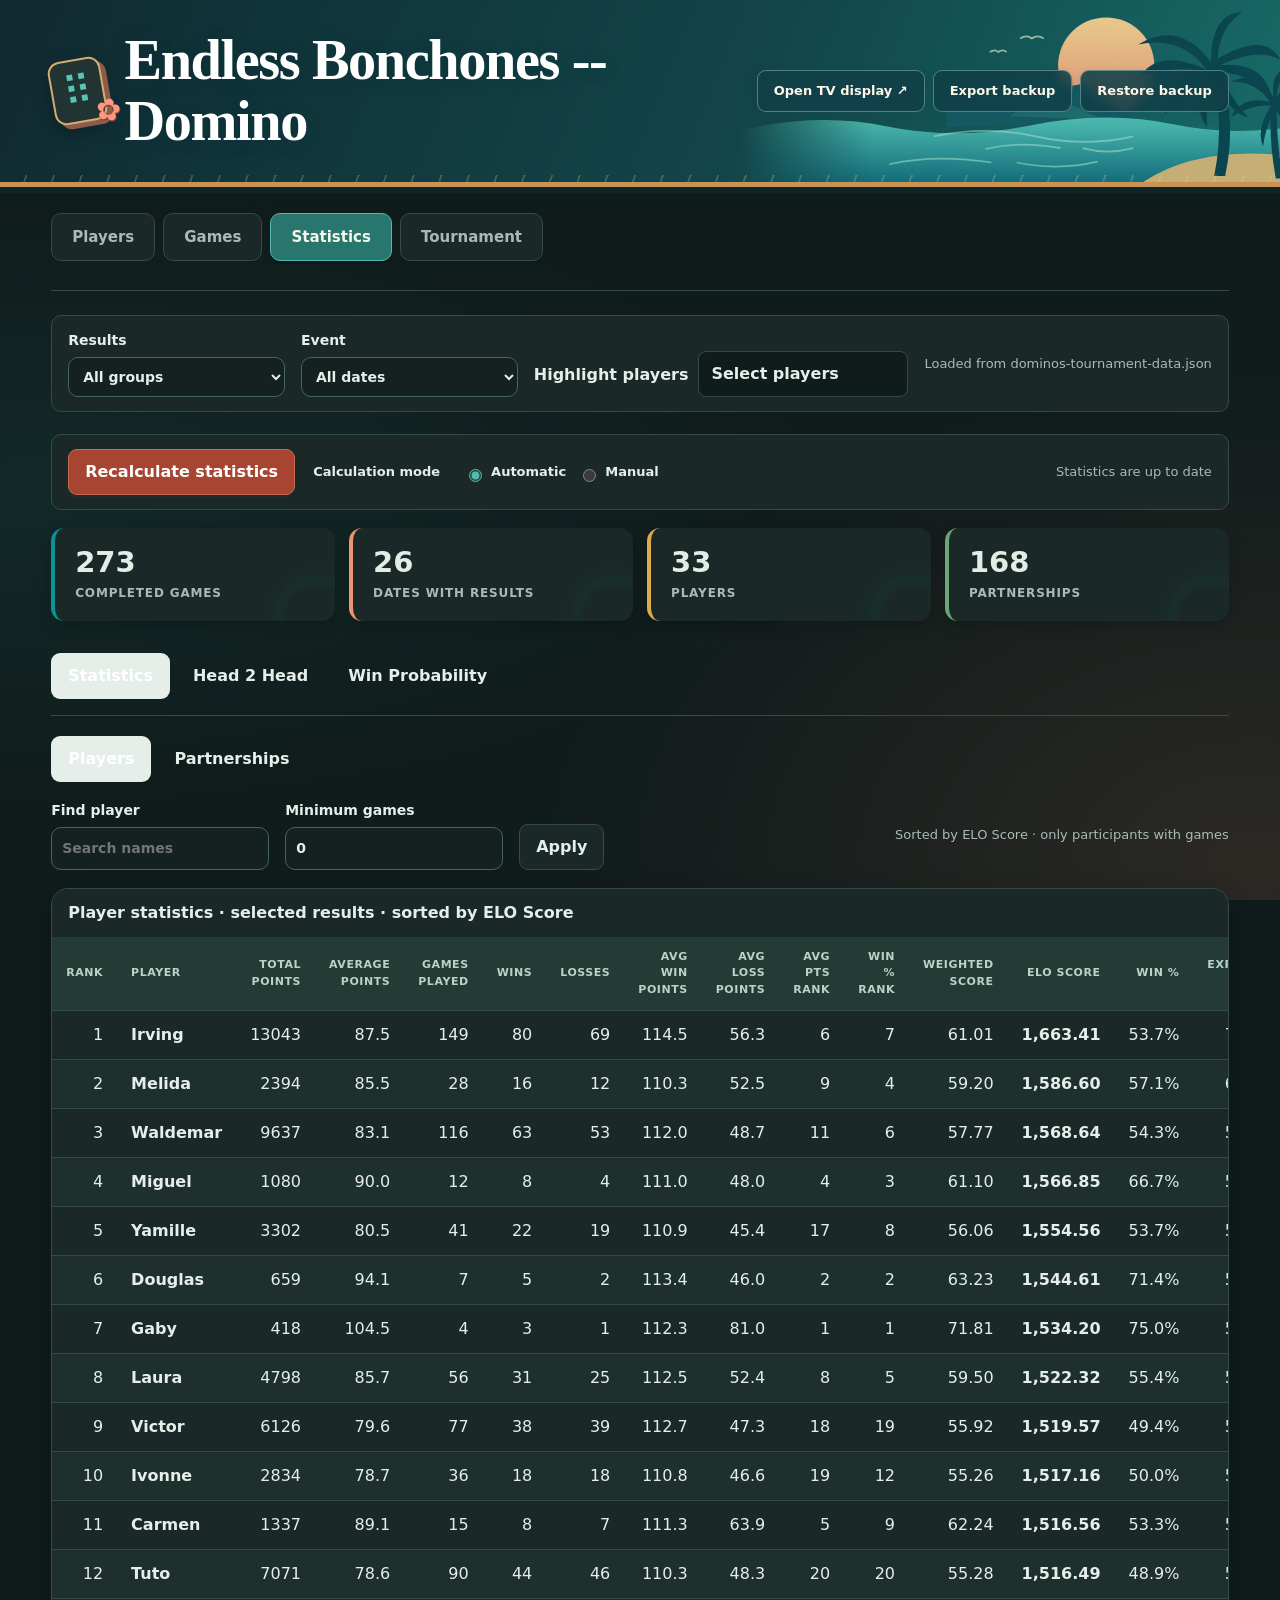
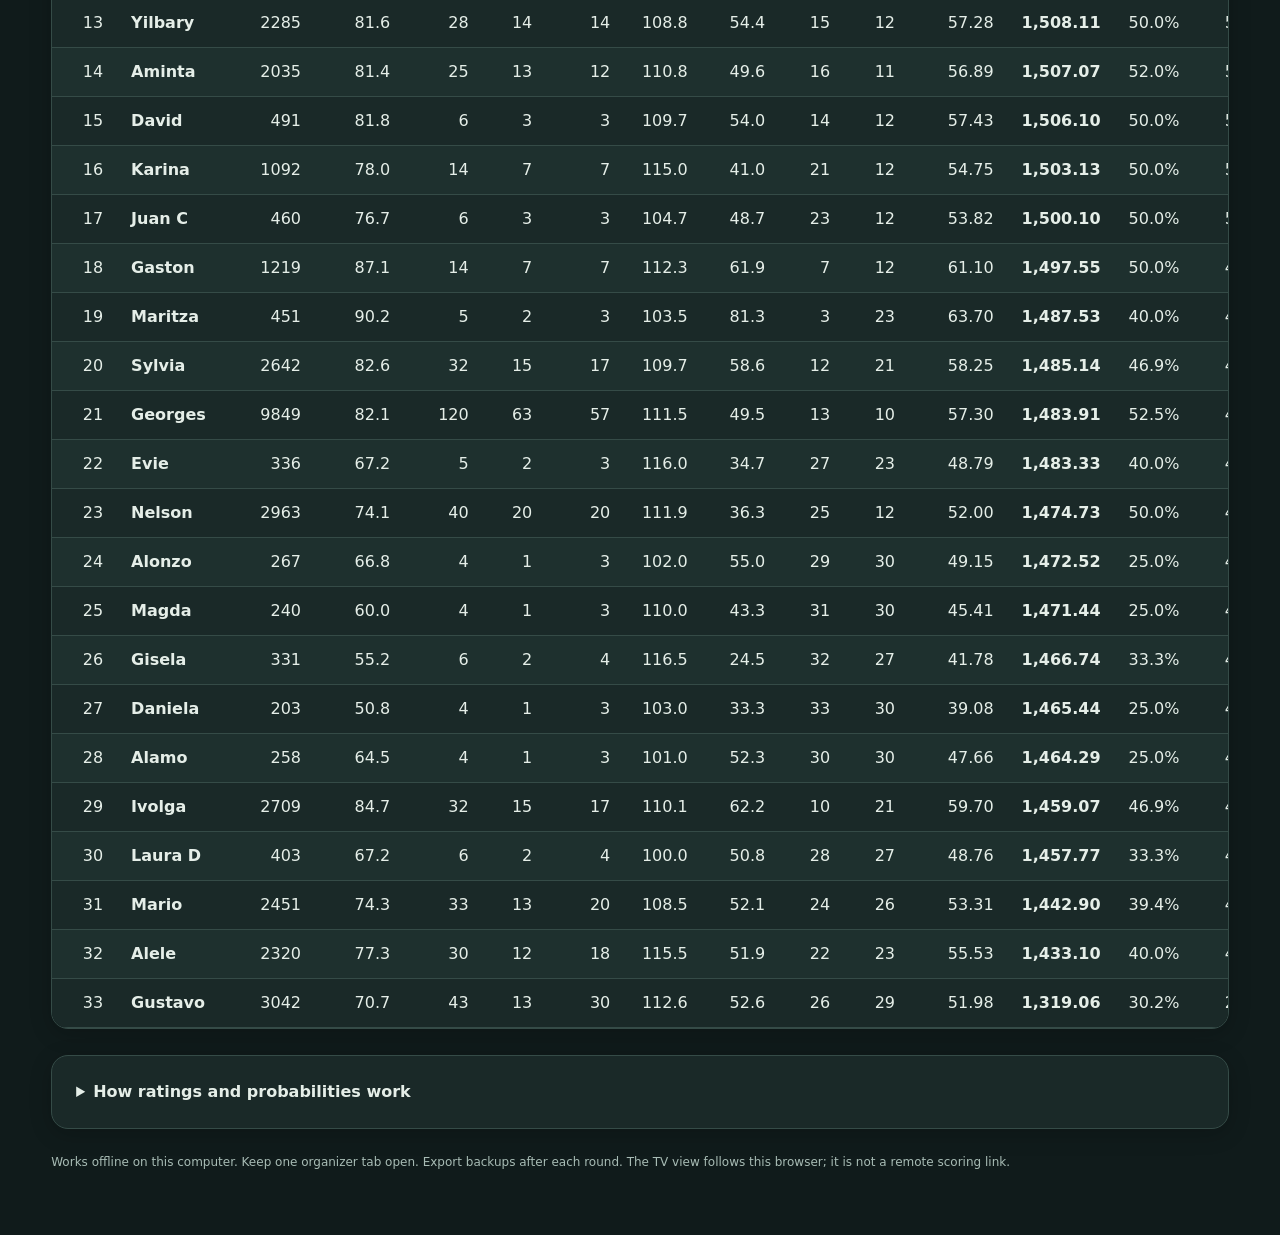
<file: statistics.html>
<!doctype html>
<html lang="en"><head><meta charset="utf-8"><meta name="viewport" content="width=device-width,initial-scale=1"><title>Endless Bonchones -- Domino · Statistics</title>
<style>
:root{--bg:#f5f3ec;--ink:#17352d;--muted:#65756d;--line:#d8dfd6;--card:#fffef9;--green:#216548;--gold:#e5bd64;--red:#a83e30}*{box-sizing:border-box}body{margin:0;background:var(--bg);color:var(--ink);font:16px/1.5 system-ui,Segoe UI,sans-serif}button,input,textarea,select{font:inherit}button{cursor:pointer;border:1px solid var(--line);border-radius:9px;padding:10px 16px;background:var(--card);color:var(--ink);font-weight:650}button:hover{border-color:var(--green);background:#eaf2e9}button:disabled{opacity:.45;cursor:not-allowed}button.primary{background:var(--green);color:white;border-color:var(--green)}button.danger{color:var(--red)}input,textarea,select{padding:10px;border:1px solid #a8b7ac;border-radius:7px;background:white;color:var(--ink)}input:focus,textarea:focus,button:focus-visible{outline:3px solid var(--gold);outline-offset:2px}input[type=number]{width:100px}label{display:block;font-size:14px;font-weight:650}label input,label textarea{display:block;margin-top:6px;width:100%}textarea{min-height:255px;resize:vertical}header{background:var(--ink);color:white;padding:24px 4vw;display:flex;align-items:center;justify-content:space-between;gap:20px}.brand{display:flex;align-items:center;gap:17px}.tile{font-size:38px;border:2px solid #e1e7db;border-radius:8px;line-height:1;padding:8px;transform:rotate(-9deg);color:var(--gold)}h1{font-family:Georgia,serif;font-size:30px;margin:0;line-height:1.15}.eyebrow{text-transform:uppercase;letter-spacing:.16em;font-size:11px;font-weight:700;color:#c2d4c6;margin:0 0 7px}header .sub{font-size:13px;color:#c2d4c6;margin:6px 0 0}.actions{display:flex;gap:8px;flex-wrap:wrap;align-items:center}header button{background:#ffffff12;color:white;border-color:#ffffff35;font-size:13px}.shell{max-width:1460px;margin:auto;padding:26px 4vw 50px}nav{display:flex;gap:6px;border-bottom:1px solid var(--line);padding-bottom:15px;margin-bottom:24px;flex-wrap:wrap}nav button{border:none;background:transparent}nav button.active{background:var(--ink);color:white}.status{font-size:12px;color:var(--muted);margin-left:auto;align-self:center}.stats{display:grid;grid-template-columns:repeat(4,1fr);gap:14px;margin-bottom:24px}.stat{border-top:3px solid var(--green);padding:14px 18px;background:var(--card);border-radius:0 0 9px 9px}.stat b{display:block;font-size:29px;line-height:1.2}.stat span{font-size:12px;color:var(--muted);text-transform:uppercase;letter-spacing:.07em}.layout{display:grid;grid-template-columns:1.25fr 1fr;gap:24px}.panel{background:var(--card);border:1px solid var(--line);padding:24px;border-radius:12px;margin-bottom:18px}h2{font:700 25px Georgia,serif;margin:0 0 10px}h3{font-size:16px;margin:0 0 12px}p{margin:8px 0 14px}.muted{color:var(--muted)}.small{font-size:13px}.notice{border-left:4px solid var(--gold);padding:13px 17px;background:#fbf2d9;border-radius:0 7px 7px 0;margin:14px 0}.fieldrow{display:flex;gap:15px;margin:16px 0}.fieldrow>*{flex:1}.grid{display:grid;grid-template-columns:repeat(3,minmax(0,1fr));gap:15px}.match{background:var(--card);border:1px solid var(--line);border-radius:12px;padding:19px}.match.done{border-top:3px solid var(--green)}.match-head{display:flex;justify-content:space-between;align-items:center;font-size:12px;text-transform:uppercase;letter-spacing:.05em;margin-bottom:16px;color:var(--muted)}.pill{border-radius:20px;padding:3px 8px;font-size:11px;background:#e9efdf;color:var(--green);font-weight:700}.team-row{display:grid;grid-template-columns:1fr 83px;gap:10px;align-items:center;margin:10px 0}.team-row input{width:83px;min-width:0;font-size:21px;text-align:center;font-weight:750}.team-row strong{font-size:16px}.match button{width:100%;margin-top:10px;padding:8px}.versus{color:var(--muted);font-size:11px;letter-spacing:.12em}.roundnav{display:flex;gap:8px;margin:0 0 18px}.roundnav button.active{background:var(--ink);color:white}.sectionbar{display:flex;gap:16px;align-items:center;justify-content:space-between;margin:22px 0 15px}.sectionbar h2{margin:0}.table-wrap{overflow:auto;border:1px solid var(--line);border-radius:10px;background:var(--card)}table{border-collapse:collapse;width:100%;font-variant-numeric:tabular-nums}th,td{padding:12px 14px;text-align:right;border-bottom:1px solid var(--line)}th{font-size:11px;text-transform:uppercase;letter-spacing:.05em;color:var(--muted);background:#eef1e8}th:nth-child(2),td:nth-child(2){text-align:left}td:nth-child(2){font-weight:650}tr.top td:first-child{color:var(--green);font-weight:800}tr.cut td{border-bottom:3px solid var(--gold)}.rank{display:inline-block;min-width:27px;text-align:center}ol,ul{padding-left:23px}.rules li{margin-bottom:10px}.foot{font-size:12px;color:var(--muted);margin-top:24px}.empty{padding:35px;text-align:center;border:1px dashed #a8b7ac;border-radius:12px}.bracket{display:grid;grid-template-columns:1fr 50px 1fr;align-items:center;gap:16px}.connector{font-size:30px;text-align:center;color:var(--green)}.champion{background:var(--ink);color:white;padding:24px;border-radius:10px;margin-top:16px}.champion .eyebrow{color:var(--gold)}#toast{position:fixed;bottom:25px;left:50%;transform:translateX(-50%);z-index:100;max-width:90vw;padding:13px 22px;background:var(--ink);color:white;border-radius:10px;box-shadow:0 5px 30px #0003}#toast:empty{display:none}dialog{border:1px solid var(--line);border-radius:15px;max-width:520px;padding:28px;background:var(--card);color:var(--ink)}dialog::backdrop{background:#10231dc9}.tv{background:#102d24;color:#f2f5e9}.tv header{background:#0a231c;padding:20px 3vw}.tv .shell{max-width:none;padding:20px 3vw}.tv .stats{margin-bottom:17px}.tv .stat,.tv .panel,.tv .match,.tv .table-wrap{background:#193c30;color:#f2f5e9;border-color:#3a5848}.tv .muted,.tv .stat span,.tv .match-head,.tv .foot{color:#b5c9b8}.tv th{background:#214333;color:#c8d9c7}.tv td{border-color:#365340;padding:9px 12px}.tv tr.top td:first-child{color:var(--gold)}.tv th{padding:9px 12px}.tv .tv-grid{display:grid;grid-template-columns:1.18fr 1fr;gap:25px}.tv .tv-board td{font-size:20px}.tv .tv-board th{font-size:11px}.tv .tv-board td:nth-child(2){font-size:21px}.tv .team-row{grid-template-columns:1fr 60px}.tv .tv-score{font-size:27px;text-align:right;color:var(--gold)}.tv .grid{grid-template-columns:repeat(2,minmax(0,1fr))}.tv .sectionbar h2{font-size:24px}.tv .match{padding:15px}.tv .match-head{margin-bottom:10px}.tv .pill{background:#34523a;color:#e5ebce}.tv .notice{background:#52451f;color:#fff0cc}.tv .roundnav button.active{background:var(--gold);color:var(--ink)}.tv-bye{margin:14px 0;font-size:14px;color:#c3d1bc}.tv .champion{border:1px solid var(--gold)}.print-only{display:none}
.tv nav{display:none}.tv .bracket{grid-template-columns:1fr 24px 1fr;gap:10px}@media(max-height:850px){.tv header{padding:12px 3vw}.tv h1{font-size:26px}.tv header .sub{display:none}.tv .shell{padding-top:10px}.tv .stat{padding:9px 14px}.tv .stat b{font-size:23px}.tv .stats{margin-bottom:8px}.tv .sectionbar{margin:10px 0}.tv .sectionbar h2{font-size:22px}.tv .tv-board td{padding:6px 10px;font-size:17px}.tv .tv-board td:nth-child(2){font-size:17px}.tv .team-row{margin:5px 0;grid-template-columns:1fr 44px}.tv .team-row strong{font-size:14px;line-height:1.3}.tv .match-head{font-size:10px;margin-bottom:7px}.tv .match{padding:12px}.tv .tv-score{font-size:22px}.tv .champion{padding:14px;margin-top:10px}.tv .champion h2{font-size:21px}.tv .champion p{margin-bottom:0}.tv .foot{margin-top:10px}}@media(max-width:1000px){.grid{grid-template-columns:repeat(2,minmax(0,1fr))}.layout{grid-template-columns:1fr}.tv .tv-grid{grid-template-columns:1fr}.tv .tv-board td{font-size:17px}}@media(max-width:600px){header{align-items:flex-start;flex-direction:column}h1{font-size:26px}.shell{padding:20px 16px}.grid,.stats{grid-template-columns:repeat(2,minmax(0,1fr))}.grid{grid-template-columns:1fr}.stat{padding:10px}.stat b{font-size:24px}.panel{padding:18px}.bracket{grid-template-columns:1fr}.connector{transform:rotate(90deg)}.fieldrow{flex-direction:column}.status{width:100%;margin:5px 0}th,td{padding:9px 7px;font-size:13px}}
@media print{@page{size:letter;margin:.5in}body{background:white;color:black;font-size:10pt}header{background:white;color:black;padding:0 0 12px;border-bottom:1px solid #aaa}header .actions,nav,.no-print,.roundnav,button,.stats,#toast,.status{display:none!important}.shell{padding:14px 0}.panel,.match,.table-wrap{border-color:#aaa;background:white;border-radius:0;padding:12px}.grid{grid-template-columns:repeat(2,1fr)}.match,.panel{break-inside:avoid}.round-print{break-before:page}.round-print:first-child{break-before:auto}.team-row input{border:0;font-size:15pt}h2{font-size:18pt}.eyebrow,header .sub{color:#333}.tile{display:none}.layout{display:block}.print-only{display:block}.foot{font-size:8pt}.notice{background:white;border-color:#999}.bracket{grid-template-columns:1fr 25px 1fr}.champion{color:black;background:white;border:1px solid #aaa}th{background:#eee}th,td{padding:7px}#main> .panel{margin:0}.rules li{margin-bottom:8px}}
/* Self-contained island palette and original vector scenery. */
:root{--bg:#faf2df;--ink:#153f45;--muted:#526f6d;--line:#dfdfc8;--card:#fffdf5;--green:#087d80;--gold:#ffc467;--red:#b24035}
body{background-color:var(--bg);background-image:radial-gradient(ellipse at 2% 55%,#cdebe580,transparent 45%),radial-gradient(ellipse at 98% 96%,#f4b88f50,transparent 40%);background-attachment:fixed}
header{position:relative;isolation:isolate;overflow:hidden;background:linear-gradient(112deg,#103f49 0%,#11676f 58%,#1e9593 100%);border-bottom:5px solid #f0b66c;box-shadow:0 6px 0 #087d8018;padding-top:30px;padding-bottom:30px}
header:after{content:"";position:absolute;bottom:0;left:0;right:0;height:7px;background:repeating-linear-gradient(110deg,transparent 0 24px,#ffcf8838 24px 26px);z-index:-1}
.island-art{position:absolute;width:540px;height:100%;right:0;top:0;z-index:-1;pointer-events:none;opacity:.9;mask-image:linear-gradient(to right,transparent,#000 25%)}
.brand{gap:20px}.brand h1{font-family:Georgia,serif;letter-spacing:-.025em;text-shadow:0 2px 15px #06323966;font-size:35px}.brand .eyebrow{color:#ffdc97;letter-spacing:.22em;font-size:10px}.brand .sub{color:#d5f2e7}
.tile{position:relative;color:#087d80;border-color:#ffecd1;background:#fff5d9;box-shadow:5px 5px 0 #ef9767,0 6px 18px #092c4330;font-size:40px;padding:10px;border-radius:12px;transform:rotate(-10deg)}
.tile:after{content:"✿";position:absolute;right:-15px;bottom:-9px;color:#ff977f;font-size:30px;text-shadow:1px 1px #873c38;transform:rotate(18deg)}
header button{background:#103f49df;border-color:#b4e4dd66;box-shadow:0 3px 12px #052b3a14;color:#fff7e8;backdrop-filter:blur(6px)}header button:hover{background:#fff0cf;color:#174e55;border-color:#fff0cf}
nav{border-bottom:1px solid #bdcfc1}nav button{border-radius:25px;padding:10px 19px;color:#3a6565}nav button.active{background:#087d80;box-shadow:0 3px 0 #07666a20}nav button:hover{background:#d9eee3}
button{transition:background .15s,border-color .15s,box-shadow .15s}button.primary{background:#a84532;border-color:#a84532;box-shadow:0 3px 0 #83342520}button.primary:hover{background:#883524;border-color:#883524}button:hover{background:#e4f3e9;border-color:#128488}button:focus-visible,input:focus,textarea:focus{outline-color:#f4ad50}
.panel,.match,.table-wrap{background:#fffdf7;border-color:#d9e1cd;box-shadow:0 5px 22px #376d6310;border-radius:17px}.panel h2,.sectionbar h2{color:#164e55}.panel h3{color:#205c60}
.stat{position:relative;overflow:hidden;border-top:0;border-left:4px solid #0f9295;border-radius:13px;background:#fffdf6;box-shadow:0 4px 16px #2967640d;padding:17px 20px}.stat:after{content:"";position:absolute;width:65px;height:65px;border:1px solid #157e7814;border-radius:50%;right:-15px;bottom:-30px;box-shadow:0 0 0 10px #157e7808,0 0 0 20px #157e7805}.stat:nth-child(2){border-left-color:#ec9670}.stat:nth-child(3){border-left-color:#dcac48}.stat:nth-child(4){border-left-color:#6ba677}.stat b{color:#105e65}.stat span{color:#526f6d;font-weight:650}
input,textarea,select{border-color:#b6cfc1;background:#fffffc;border-radius:10px}input:disabled{background:#f1f3e9}.notice{background:#fff0cc;border-left-color:#e8a345;color:#604d27;border-radius:0 12px 12px 0}.notice button{background:#fffaf0}
.layout aside .panel:first-child{position:relative;overflow:hidden;background:linear-gradient(145deg,#e4f1df 0%,#f4f5df 70%);border-color:#c5dcc8}.layout aside .panel:first-child:after{content:"";position:absolute;right:-23px;top:0;width:105px;height:105px;background:repeating-conic-gradient(from 25deg at 100% 0%,#3e967329 0deg 6deg,transparent 6deg 14deg);border-bottom-left-radius:100%;pointer-events:none}.layout aside .panel:first-child .eyebrow{letter-spacing:.2em}.layout aside .panel:first-child ul{list-style:none;padding:0}.layout aside .panel:first-child li{position:relative;padding-left:23px;margin:10px 0}.layout aside .panel:first-child li:before{content:"✦";position:absolute;left:0;color:#a96132;font-size:13px}
th{background:#e2efe3;color:#39615f}td{border-color:#e4e7d7}tbody tr:nth-child(even){background:#f5f7ec}tr.top .rank{background:#d6ece0;border-radius:50%;padding:2px 4px;color:#12696d}tr.cut td{border-bottom-color:#dc9862}.pill{background:#e2eed8;color:#396640}.match.done{border-top:3px solid #22a4a0}.roundnav button.active{background:#087d80}.team-row input{color:#135f66;background:#f5faf4}.versus{color:#8c755b}.champion{background:linear-gradient(120deg,#105762,#0d7778);border:1px solid #f3be72;box-shadow:0 4px 20px #176f6620}.champion h2{color:#fff4d9}.champion .muted{color:#d4f1e5}
dialog{background:#fff9eb;box-shadow:0 15px 70px #07373e66}dialog::backdrop{background:#09383fcc}#toast{background:#104e57;border:1px solid #8fc6bb}.empty{background:#e7f0df66;border-color:#8ebcb2}
.tv{--ink:#f3f7e8;--muted:#b9dbd4;--gold:#ffca7d;background:radial-gradient(ellipse at 85% 0%,#116f7240,transparent 55%),linear-gradient(145deg,#092b3e,#073e48 62%,#095251);color:#f6f8e8}
.tv header{background:linear-gradient(105deg,#092d42,#0c5864 65%,#177c81);border-bottom:3px solid #e9a96a;box-shadow:none}.tv .island-art{width:490px;opacity:.8}.tv .brand h1{color:#fff1cd}.tv .tile{font-size:34px;padding:8px}.tv .tile:after{font-size:25px;right:-12px;bottom:-7px}
.tv .stat,.tv .panel,.tv .match,.tv .table-wrap{background:#104958;color:#f6f5df;border-color:#38727a;box-shadow:0 6px 20px #031e2b19}.tv .stat{border-left-color:#49c4bd}.tv .stat:nth-child(2){border-left-color:#ffab80}.tv .stat:nth-child(3){border-left-color:#ffce76}.tv .stat:nth-child(4){border-left-color:#97c88b}.tv .stat b{color:#fff2d2}.tv .stat span,.tv .muted,.tv .match-head,.tv .foot,.tv-bye{color:#b9dbd4}.tv .sectionbar h2,.tv .panel h2,.tv .panel h3{color:#ffebc3}.tv .panel{background:linear-gradient(145deg,#155568,#104953)}
.tv th{background:#126275;color:#d5efe3}.tv td{border-color:#2b6570}.tv tbody tr:nth-child(even){background:#0d424f}.tv tr.top .rank{background:#f3bd6a;color:#123e49}.tv tr.cut td{border-bottom-color:#f4bd78}.tv .tv-score{color:#ffca7d}.tv .pill{background:#2a6965;color:#e1f5c9}.tv .versus{color:#a4cfcd}.tv .match.done{border-top-color:#42bdb7}.tv .champion{background:linear-gradient(110deg,#1d6973,#18505f);border-color:#efb967}.tv .champion h2{color:#fff0c9}.tv .connector{color:#6dd6c9}.tv .notice{background:#65512b;color:#fff1ca}.tv .empty{background:#104451;border-color:#619393}.tv .empty h2,.tv .empty h3{color:#ffe4b2}
@media(max-height:850px){.tv header{padding-top:11px;padding-bottom:11px}.tv .brand h1{font-size:26px}.tv .tile{font-size:28px;padding:7px}.tv .stat{padding:8px 14px}}
@media(max-width:600px){.brand h1{font-size:28px}.island-art{width:100%;opacity:.5}header{padding-top:23px;padding-bottom:23px}.brand .eyebrow{letter-spacing:.12em}.tile{font-size:30px;padding:8px}.stat{padding:12px}.tv .island-art{width:100%}}
@media(prefers-reduced-motion:reduce){button{transition:none}}
.brand{flex:1;min-width:0}.brand>div:last-child{min-width:0}.brand h1,.tv .brand h1{font-size:clamp(36px,4.4vw,64px);line-height:1.08;overflow-wrap:break-word}header>.actions{flex-shrink:0}
@media(max-width:600px){.brand h1,.tv .brand h1{font-size:36px}.brand{gap:16px}}
@media print{.brand h1,.tv .brand h1{font-size:28px}}
@media print{.island-art,header:after,.tile:after,.stat:after,.layout aside .panel:first-child:after{display:none!important}body,header,.panel,.match,.champion,.layout aside .panel:first-child{background:white!important;box-shadow:none!important;color:black!important}h1,h2,h3,.panel h2,.panel h3{color:black!important;text-shadow:none!important}.brand .eyebrow,.brand .sub{color:#333!important}.notice{background:white!important;color:black!important}tbody tr:nth-child(even){background:white!important}}

.roundnav{flex-wrap:wrap}

.bracket-round{display:grid;gap:15px;min-width:0}.bracket>div{min-width:0}.team-row strong{overflow-wrap:anywhere}
.bracket.three-rounds{grid-template-columns:minmax(0,1fr) 24px minmax(0,1fr) 24px minmax(0,1fr);gap:12px}
.tv .tv-grid.playoff-display{grid-template-columns:1fr}.tv .playoff-display .bracket{align-items:center}
@media(max-width:900px){.bracket.three-rounds{grid-template-columns:1fr}.bracket.three-rounds>.connector{transform:rotate(90deg)}}
@media print{.bracket.three-rounds{grid-template-columns:minmax(0,1fr) 15px minmax(0,1fr) 15px minmax(0,1fr);gap:6px}.bracket.three-rounds>.connector{transform:none}.bracket.three-rounds .match{padding:8px}.bracket.three-rounds .team-row{grid-template-columns:1fr 42px;gap:4px}.bracket.three-rounds input{width:42px;font-size:12pt}.bracket.three-rounds strong{font-size:10pt}.bracket.three-rounds .empty{padding:12px}}

.tv .three-rounds .match{padding:12px}.tv .three-rounds .match-head{margin-bottom:8px}.tv .three-rounds .team-row{margin:6px 0}.tv .three-rounds .team-row strong{font-size:18px}.tv .three-rounds .versus{display:none}.tv .three-rounds .tv-score{font-size:24px}.tv .three-rounds .champion{padding:16px}.tv .three-rounds .champion h2{font-size:24px}
@media(max-height:850px){.tv .three-rounds .bracket-round{gap:8px}.tv .three-rounds .match{padding:8px}.tv .three-rounds .match-head{margin-bottom:4px}.tv .three-rounds .team-row{margin:3px 0}.tv .three-rounds .team-row strong{font-size:16px}.tv .three-rounds .tv-score{font-size:22px}.tv .shell{padding-bottom:12px}}
@media(max-height:850px){.tv .three-rounds .tv-score{line-height:1.15}.tv .three-rounds .team-row{min-height:25px}.tv .brand h1{font-size:42px}}

.tv .tv-grid.registration-display{grid-template-columns:1fr 1.15fr;align-items:start}.tv .registration-display>section{min-width:0}
.tv .tv-registration{font-size:28px;line-height:1.4}.tv .tv-registration h3{font-size:28px;margin-top:24px}.tv .tv-registration li{margin:12px 0}.tv .tv-registration ul{margin-bottom:0}
.tv-roster{display:grid;grid-template-columns:repeat(var(--roster-columns),minmax(0,1fr));grid-template-rows:repeat(var(--roster-rows),auto);grid-auto-flow:column;gap:8px 16px;list-style:none;padding:0;margin:0}
.tv-roster li{font-size:26px;font-weight:650;line-height:1.3;padding:7px 12px;background:#104958;border:1px solid #38727a;border-radius:9px;overflow-wrap:anywhere}
@media(max-height:850px){.tv .tv-registration{font-size:24px;padding:20px}.tv .tv-registration h3{font-size:24px;margin-top:16px}.tv .tv-registration li{margin:8px 0}.tv-roster{gap:4px 10px}.tv-roster li{font-size:20px;padding:2px 8px}}
@media(max-width:1000px){.tv .tv-grid.registration-display{grid-template-columns:1fr}}

/* TV content is measured and scaled to the current display, including fullscreen. */
body.tv{height:100vh;overflow:hidden}
.tv #tvStage{position:absolute;left:0;top:0;display:flow-root;transform-origin:top left}
.tv #tvStage .table-wrap{overflow:visible}.tv #tvStage td:nth-child(2){overflow-wrap:anywhere}
@media print{body.tv{height:auto;overflow:visible}.tv #tvStage{position:static;width:auto!important;transform:none!important}}
.tv .tv-bye{font-size:28px;font-weight:650;line-height:1.4;color:#fff2d2;overflow-wrap:anywhere}@media(max-height:850px){.tv .tv-bye{font-size:24px}}

.tv-all-standings{display:grid;grid-template-columns:repeat(var(--standings-columns),minmax(0,1fr));gap:22px;align-items:start}
.tv-all-standings .table-wrap{min-width:0}.tv .tv-all-standings th,.tv .tv-all-standings td{padding:8px}
@media(max-height:850px){.tv-all-standings{gap:14px}.tv .tv-all-standings th,.tv .tv-all-standings td{padding:6px}}
.bye-controls summary{cursor:pointer;font-weight:700}
.bye-controls select{display:block;margin-top:6px;width:100%;min-width:0}
.bye-controls .fieldrow{flex-wrap:wrap}
.bye-controls .fieldrow>label{min-width:200px}
.bye-controls select:focus-visible{outline:3px solid var(--gold);outline-offset:2px}

/* Default dark theme for the organizer and statistics views. */
:root{color-scheme:dark;--bg:#101b1b;--ink:#e5eee8;--muted:#a8bcb5;--line:#354b47;--card:#1a2928;--green:#53b8ad;--gold:#f4c879;--red:#ff8e80}
body{background-color:var(--bg);background-image:radial-gradient(ellipse at 2% 55%,#18776f28,transparent 45%),radial-gradient(ellipse at 98% 96%,#bd725328,transparent 40%)}
header{background:linear-gradient(112deg,#102a30 0%,#12454a 58%,#176b68 100%);border-bottom-color:#c89254}
.tile{color:#56c4b7;background:#213332;border-color:#d2ad70;box-shadow:5px 5px 0 #8e5b49,0 6px 18px #0005}
nav{border-color:var(--line)}nav button{color:#b8d4ce}nav button:hover{background:#24423e;color:#f0f5e9}
button:hover{background:#29423d;border-color:#59b8aa}button.primary{background:#a84532;border-color:#c96a50}button.primary:hover{background:#c25b43}
.panel,.match,.table-wrap{background:#1a2928;border-color:#354b47;box-shadow:0 5px 22px #0003}.panel h2,.sectionbar h2,.panel h3{color:#d6ebe0}
.stat{background:#1a2928;box-shadow:0 4px 16px #0003}.stat b{color:#e2eee5}.stat span{color:#a8bcb5}
input,textarea,select{color:#e5eee8;background:#142120;border-color:#49635d}input:disabled{background:#253330}.team-row input{color:#b8ece1;background:#142120}
.notice{background:#3b3425;color:#f0dfbb}.notice button{background:#2b3027}
.layout aside .panel:first-child{background:linear-gradient(145deg,#203a31 0%,#29392f 70%);border-color:#49644f}
th{background:#243a35;color:#b9d2ca}td{border-color:#354b47}tbody tr:nth-child(even){background:#1e302e}tr.top .rank{background:#285248;color:#a8e2d2}.pill{background:#29463a;color:#c9e8bd}
.versus{color:#c4ab87}.champion{background:linear-gradient(120deg,#164b52,#145b59);border-color:#c99a5a}.champion h2{color:#fff0d2}
dialog{background:#1a2928;color:#e5eee8;box-shadow:0 15px 70px #0009}#toast{background:#16454a;border-color:#58a69b}.empty{background:#1c302d;border-color:#52766d}
.history-tabs button.active{background:#284b46}.prediction-result{background:#223531}nav a:hover{background:#24423e}
@media print{:root{color-scheme:light}body{background:white!important;background-image:none!important}input,textarea,select{color:black;background:white}}
.module-nav{display:flex;gap:8px;margin:0 0 14px;padding:0;border:0;flex-wrap:wrap}
.module-nav button{border:1px solid var(--line);border-radius:10px;padding:12px 20px;background:var(--card);color:var(--muted);font-size:15px;font-weight:700}
.module-nav button:hover{background:#29423d;color:#f0f5e9;border-color:#59b8aa}
.module-nav button.active{background:#28766e;color:#f4f7e9;border-color:#53b8ad;box-shadow:0 3px 0 #0002}
.module-nav button.active:hover{background:#348b80}

.player-directory-wrap{overflow:auto}.player-directory-table{min-width:980px}.player-directory-table th,.player-directory-table td{text-align:left;vertical-align:middle}.player-directory-table td{padding:8px}.player-directory-table input,.player-directory-table select{width:100%;min-width:80px}.player-directory-table td:first-child input{width:70px;min-width:60px;text-align:center}.player-directory-table td:last-child{white-space:nowrap}.player-delete:disabled{opacity:.5}
.date-add-grid{display:grid;grid-template-columns:minmax(180px,1fr) minmax(190px,1fr) minmax(240px,2fr) auto;gap:12px;align-items:end}.date-list{display:grid;gap:12px}.date-event{background:var(--card);border:1px solid var(--line);border-radius:12px;overflow:hidden}.date-event>summary{cursor:pointer;padding:17px 20px;font-weight:750;display:flex;align-items:center;justify-content:space-between;gap:14px;list-style:none}.date-event>summary::-webkit-details-marker{display:none}.date-event>summary::after{content:'＋';color:var(--gold);font-size:20px}.date-event[open]>summary::after{content:'−'}.date-event-summary-meta{font-size:13px;font-weight:500;color:var(--muted)}.date-event-body{padding:0 20px 20px;border-top:1px solid var(--line)}.date-metadata{display:grid;grid-template-columns:minmax(160px,1fr) minmax(190px,1fr) minmax(200px,2fr) auto;gap:12px;align-items:end;padding:15px 0}.date-games{display:grid;gap:9px}.date-game{display:grid;grid-template-columns:48px minmax(150px,1fr) minmax(150px,1fr) 90px;gap:12px;align-items:center;padding:11px 0;border-top:1px solid var(--line)}.date-game-number{font-size:12px;color:var(--muted);font-weight:750}.date-team{display:grid;grid-template-columns:minmax(0,1fr) minmax(0,1fr) 75px;gap:7px;align-items:center}.date-team select{min-width:0;width:100%;padding:8px}.date-team input{width:75px;min-width:0;text-align:center;padding:8px;font-weight:750}.date-game .danger{padding:7px 10px}.date-actions{display:flex;justify-content:flex-end;margin-top:12px}.date-description{min-width:180px}.date-summary-label{flex:1}.date-summary-meta{white-space:nowrap}@media(max-width:850px){.date-add-grid,.date-metadata{grid-template-columns:1fr 1fr}.date-game{grid-template-columns:32px 1fr 1fr}.date-game>.danger{grid-column:2 / -1;justify-self:end}}@media(max-width:560px){.date-add-grid,.date-metadata{grid-template-columns:1fr}.date-game{grid-template-columns:25px minmax(0,1fr)}.date-game-number{grid-row:1 / 3}.date-game .date-team{grid-column:2}.date-game>.danger{grid-column:2}}

.roster-count{display:flex;flex-direction:column;justify-content:center;min-width:180px}.tournament-roster{border:1px solid var(--line);border-radius:10px;padding:14px;margin:12px 0}.tournament-roster legend{font-weight:700;padding:0 6px}.tournament-roster-list{display:grid;grid-template-columns:repeat(3,minmax(0,1fr));gap:4px 12px;max-height:340px;overflow:auto}.tournament-roster-list label{display:flex;align-items:center;gap:8px;padding:5px 2px;font-weight:500}.tournament-roster-list input[type=checkbox]{width:auto;min-width:0;margin:0;accent-color:var(--green)}@media(max-width:700px){.tournament-roster-list{grid-template-columns:repeat(2,minmax(0,1fr))}}

.history-player-selector{display:grid;grid-template-columns:150px minmax(220px,320px) 1fr;gap:12px;align-items:center;margin:8px 0 20px;padding:14px 16px;background:var(--card);border:1px solid var(--line);border-radius:10px}.history-player-selector>label{font-weight:700}.history-player-selector details{position:relative}.history-player-selector summary{list-style:none;cursor:pointer;padding:10px 12px;border:1px solid var(--line);border-radius:8px;background:var(--bg);font-weight:650}.history-player-selector summary::-webkit-details-marker{display:none}.history-player-options{position:absolute;z-index:8;top:calc(100% + 5px);left:0;display:grid;grid-template-columns:repeat(2,minmax(130px,1fr));gap:3px;max-height:280px;min-width:300px;overflow:auto;padding:10px;background:var(--card);border:1px solid var(--line);border-radius:9px;box-shadow:0 8px 24px #0008}.history-player-options label{display:flex;align-items:center;gap:7px;padding:5px;border-radius:5px}.history-player-options label:hover{background:#284b46}.history-player-options input{width:auto;margin:0}.history-player-selector #clearPlayerHighlights{margin-top:7px}.matrix-selected,.stats-matrix td.matrix-selected,.stats-matrix th.matrix-selected{background:#6b5a24!important;color:#fff4c4!important;box-shadow:inset 0 0 0 1px #e3c65d}#historyContent tr.matrix-selected td{background:#493f23;color:#fff4c4}@media(max-width:650px){.history-player-selector{grid-template-columns:1fr}.history-player-options{min-width:min(300px,85vw)}}

.history-overarching-filters{display:flex;align-items:end;gap:16px;flex-wrap:wrap;margin:14px 0 22px;padding:14px 16px;background:var(--card);border:1px solid var(--line);border-radius:10px}.history-overarching-filters>label{flex:1 1 190px;min-width:170px}.history-overarching-filters select{display:block;width:100%;margin-top:6px}.history-player-selector{display:flex;align-items:end;gap:10px;margin:0;padding:0;border:0;background:transparent}.history-filter-label{font-weight:700;white-space:nowrap;padding-bottom:10px}.history-player-selector details{width:210px}.history-overarching-filters>span{align-self:center;margin-left:auto}.history-player-selector .history-player-options{min-width:300px}@media(max-width:650px){.history-overarching-filters{align-items:stretch}.history-overarching-filters>label,.history-player-selector{flex-basis:100%}.history-player-selector{display:grid;grid-template-columns:1fr}.history-filter-label{padding:0}.history-player-selector details{width:100%}.history-overarching-filters>span{width:100%;margin:0}}

.player-directory-table{min-width:1080px}.player-directory-table td:nth-child(4){text-align:center}.player-directory-table input[type=checkbox]{width:auto;min-width:0;margin:auto;transform:scale(1.15)}

#historyContent td.woe-negative{color:#ff7272!important;font-weight:700}#historyContent td.woe-positive{color:#69b8ff!important;font-weight:700}#historyContent td.woe-neutral{font-weight:700}
.date-rankings{display:grid;grid-template-columns:repeat(2,minmax(0,1fr));gap:14px;margin:16px 0 20px}.date-rankings-heading{grid-column:1/-1}.date-rankings-heading h3{margin:0}.date-rankings-heading p{margin:2px 0 0}.date-ranking-card{min-width:0;background:var(--card);border:1px solid var(--line);border-radius:10px;padding:13px}.date-ranking-card h3{margin:0 0 10px}.date-ranking-table th,.date-ranking-table td{padding:8px 9px}.date-ranking-table th:first-child,.date-ranking-table td:first-child{text-align:center;width:44px}.date-ranking-table th:nth-child(2),.date-ranking-table td:nth-child(2){text-align:left}.date-ranking-table td:nth-child(2){font-weight:650}@media(max-width:760px){.date-rankings{grid-template-columns:1fr}.date-rankings-heading{grid-column:auto}}

.history-heading{margin:10px 0 28px;max-width:760px}.history-heading .eyebrow,.history-method .eyebrow{color:var(--green)}.history-heading h2{font-size:clamp(29px,4vw,42px);line-height:1.15;margin-bottom:14px}.history-tools{display:flex;gap:16px;align-items:end;flex-wrap:wrap;margin:18px 0}.history-tools label{min-width:150px}.history-tools select,.history-tools input{display:block;margin-top:6px;max-width:100%;width:100%}.history-tools>span{align-self:center;margin-left:auto}.history-tabs{display:flex;gap:6px;flex-wrap:wrap;border-bottom:1px solid var(--line);padding:8px 0 16px;margin-bottom:20px}.history-tabs button{background:transparent;border-color:transparent}.history-tabs button.active{background:var(--ink);color:white}.history-method{margin-top:26px}.history-method summary,details.panel>summary{cursor:pointer;font-weight:650}.history-method p{font-size:14px;max-width:1000px;margin-top:16px}#historyContent caption{text-align:left;padding:12px 16px;font-weight:650;background:var(--card)}#historyContent td{white-space:nowrap}#historyContent select{display:block;margin-top:7px;width:100%}#historyContent .eyebrow{color:var(--green)}.history-space{margin:18px 0}.prediction-teams{display:grid;grid-template-columns:1fr 1fr;gap:24px;margin:24px 0}.prediction-teams fieldset{border:1px solid var(--line);border-radius:10px;padding:18px}.prediction-teams legend{font-weight:700}.prediction-teams label+label{margin-top:16px}.prediction-result{background:#edf2e7;padding:24px;border-radius:10px;text-align:center}.probability-numbers{display:flex;align-items:center;justify-content:space-between;gap:16px}.probability-numbers strong{font-size:36px}.probability-bar{height:16px;background:var(--gold);border-radius:12px;overflow:hidden;margin:18px 0}.probability-bar span{display:block;height:100%;background:var(--green)}.match-probability{padding-top:12px;border-top:1px solid var(--line);margin-top:16px}nav a{display:inline-flex;align-items:center;color:var(--green);font-weight:650;padding:10px 16px;text-decoration:none;border-radius:9px}nav a:hover{background:#eaf2e9}@media(max-width:650px){.prediction-teams{grid-template-columns:1fr;gap:12px}.history-tools{align-items:stretch}.history-tools label{flex:1;min-width:130px}.history-tools>span{width:100%;margin:0}.probability-numbers{flex-wrap:wrap}.probability-numbers strong{font-size:28px}.history-tabs button{padding:9px 12px}.history-tabs{gap:2px}#historyContent .stats{grid-template-columns:repeat(2,1fr)}}

.history-subtabs{border:0;padding:0;margin:8px 0 12px}.stats-matrix-wrap{max-height:72vh;overflow:auto}.stats-matrix{width:max-content;min-width:100%;font-variant-numeric:tabular-nums}.stats-matrix th,.stats-matrix td{text-align:center;white-space:nowrap;padding:9px 11px}.stats-matrix thead th{position:sticky;top:0;z-index:2}.stats-matrix th:first-child{position:sticky;left:0;z-index:3;text-align:left;background:#243a35}.stats-matrix tbody th:first-child{background:#1a2928}.stats-matrix .matrix-diagonal{color:var(--muted);background:#172624}.stats-matrix .matrix-empty{color:#74837d}

.history-calc-controls{display:flex;align-items:center;gap:16px;flex-wrap:wrap;padding:14px 16px;margin:12px 0 18px;background:var(--card);border:1px solid var(--line);border-radius:10px}.history-calc-controls fieldset{display:flex;align-items:center;gap:12px;border:0;margin:0;padding:0}.history-calc-controls legend{float:left;margin-right:10px;font-size:13px;font-weight:650}.history-calc-controls label{display:flex;align-items:center;gap:6px;font-size:13px}.history-calc-controls input[type=radio]{accent-color:var(--green)}.history-calc-controls .small{margin-left:auto}

</style></head><body><header><svg class="island-art" viewBox="0 0 640 220" preserveAspectRatio="xMaxYMid slice" aria-hidden="true" xmlns="http://www.w3.org/2000/svg">
 <defs>
  <linearGradient id="sunset" x2="0" y2="1"><stop stop-color="#ffd592"/><stop offset="1" stop-color="#f39775"/></linearGradient>
  <linearGradient id="lagoon" x2="0" y2="1"><stop stop-color="#54c7ba"/><stop offset="1" stop-color="#126d7d"/></linearGradient>
 </defs>
 <circle cx="434" cy="80" r="57" fill="url(#sunset)"/>
 <path d="M245 136 282 116 312 122 342 108 365 91 389 105 405 102 444 127 474 142 245 153Z" fill="#175b66"/>
 <path d="M320 140 356 113 367 97 374 126 396 128 429 144Z" fill="#216f70"/>
 <path d="M0 157Q92 135 173 152T344 151T515 150T690 146V220H0Z" fill="url(#lagoon)"/>
 <g fill="none" stroke="#b0f1d8" stroke-width="2" opacity=".55"><path d="M230 164q61-13 120 0t116 0"/><path d="M291 179q42-10 89-1m26 0q29 8 60 0"/><path d="M177 197q55-12 121-2m30 0q48 10 96-1"/></g>
 <path d="M475 220q63-43 165-34v34Z" fill="#d9b678"/>
 <g fill="#0a424d">
  <path d="M562 211q14-70-6-135l8-3q27 64 11 138Z"/>
  <path d="M560 79q-37-54-88-24 52-11 81 30-56-26-79 8 44-15 79-5-50 13-49 50 20-29 53-43-22 39-3 58-4-38 10-61 13 44 38 49-24-25-30-53 38 5 58 28-11-42-62-36 46-22 72-7-17-34-74-1 2-37 29-55-37 1-37 62Z"/>
  <path d="M635 214q-10-56-4-96l5-2q-1 56 8 98Z"/>
  <path d="M633 119q-18-35-51-20 30 0 46 24-33-8-46 18 27-16 47-13-18 29-9 48 3-26 15-44 14 27 34 28-18-14-24-33 31 4 44 16-12-28-49-23 24-19 43-13-22-17-47 9 2-23 20-38-30 9-23 41Z"/>
 </g>
 <g fill="none" stroke="#e2f2d4" stroke-width="2" opacity=".7"><path d="M332 48q8-5 14 0 6-5 14 0"/><path d="M296 64q6-4 10 0 5-4 10 0"/></g>
</svg>
<div class="brand"><div class="tile" aria-hidden="true">⠿</div><div><h1 id="eventTitle">Endless Bonchones -- Domino</h1></div></div><div class="actions" id="headerActions"></div></header><div class="shell"><nav id="moduleNav" class="module-nav" aria-label="Application modules"></nav><nav id="nav" aria-label="Tournament sections"></nav><main id="main"></main><p class="foot" id="footer"></p></div><div id="toast" role="status" aria-live="polite"></div><dialog id="confirmDialog"><h2 id="dialogTitle"></h2><p id="dialogBody"></p><div class="actions"><button id="dialogCancel">Cancel</button><button id="dialogOK" class="primary">Continue</button></div></dialog>
<script id="playerDirectorySeed" type="application/json">[{"id": 1, "firstName": "Alamo", "gender": "M", "fullName": "", "description": "", "image": "", "showInStatistics": true}, {"id": 2, "firstName": "Alele", "gender": "F", "fullName": "", "description": "", "image": "", "showInStatistics": true}, {"id": 3, "firstName": "Alonzo", "gender": "M", "fullName": "", "description": "", "image": "", "showInStatistics": true}, {"id": 4, "firstName": "Aminta", "gender": "F", "fullName": "", "description": "", "image": "", "showInStatistics": true}, {"id": 5, "firstName": "Carmen", "gender": "F", "fullName": "", "description": "", "image": "", "showInStatistics": true}, {"id": 6, "firstName": "Daniela", "gender": "F", "fullName": "", "description": "", "image": "", "showInStatistics": true}, {"id": 7, "firstName": "David", "gender": "M", "fullName": "", "description": "", "image": "", "showInStatistics": true}, {"id": 8, "firstName": "Douglas", "gender": "M", "fullName": "", "description": "", "image": "", "showInStatistics": true}, {"id": 9, "firstName": "Evie", "gender": "F", "fullName": "", "description": "", "image": "", "showInStatistics": true}, {"id": 10, "firstName": "Gaby", "gender": "F", "fullName": "", "description": "", "image": "", "showInStatistics": true}, {"id": 11, "firstName": "Gaston", "gender": "M", "fullName": "", "description": "", "image": "", "showInStatistics": true}, {"id": 12, "firstName": "Georges", "gender": "M", "fullName": "", "description": "", "image": "", "showInStatistics": true}, {"id": 13, "firstName": "Gisela", "gender": "F", "fullName": "", "description": "", "image": "", "showInStatistics": true}, {"id": 14, "firstName": "Gustavo", "gender": "M", "fullName": "", "description": "", "image": "", "showInStatistics": true}, {"id": 15, "firstName": "Irving", "gender": "M", "fullName": "", "description": "", "image": "", "showInStatistics": true}, {"id": 16, "firstName": "Ivolga", "gender": "F", "fullName": "", "description": "", "image": "", "showInStatistics": true}, {"id": 17, "firstName": "Ivonne", "gender": "F", "fullName": "", "description": "", "image": "", "showInStatistics": true}, {"id": 18, "firstName": "Karina", "gender": "F", "fullName": "", "description": "", "image": "", "showInStatistics": true}, {"id": 19, "firstName": "Laura", "gender": "F", "fullName": "", "description": "", "image": "", "showInStatistics": true}, {"id": 20, "firstName": "Laura D", "gender": "F", "fullName": "", "description": "", "image": "", "showInStatistics": true}, {"id": 21, "firstName": "Magda", "gender": "F", "fullName": "", "description": "", "image": "", "showInStatistics": true}, {"id": 22, "firstName": "Mario", "gender": "M", "fullName": "", "description": "", "image": "", "showInStatistics": true}, {"id": 23, "firstName": "Maritza", "gender": "F", "fullName": "", "description": "", "image": "", "showInStatistics": true}, {"id": 24, "firstName": "Melida", "gender": "F", "fullName": "", "description": "", "image": "", "showInStatistics": true}, {"id": 25, "firstName": "Miguel", "gender": "M", "fullName": "", "description": "", "image": "", "showInStatistics": true}, {"id": 26, "firstName": "Nelson", "gender": "M", "fullName": "", "description": "", "image": "", "showInStatistics": true}, {"id": 27, "firstName": "Sylvia", "gender": "F", "fullName": "", "description": "", "image": "", "showInStatistics": true}, {"id": 28, "firstName": "Tuto", "gender": "M", "fullName": "", "description": "", "image": "", "showInStatistics": true}, {"id": 29, "firstName": "Waldemar", "gender": "M", "fullName": "", "description": "", "image": "", "showInStatistics": true}, {"id": 30, "firstName": "Yamille", "gender": "F", "fullName": "", "description": "", "image": "", "showInStatistics": true}, {"id": 31, "firstName": "Yilbary", "gender": "F", "fullName": "", "description": "", "image": "", "showInStatistics": true}, {"id": 32, "firstName": "Victor", "gender": "M", "fullName": "", "description": "", "image": "", "showInStatistics": true}, {"id": 33, "firstName": "Juan C", "gender": "M", "fullName": "", "description": "", "image": "", "showInStatistics": true}]</script><script>window.playerDirectorySeed=JSON.parse(document.getElementById("playerDirectorySeed").textContent);window.playerDirectory=window.playerDirectorySeed.slice();try{const stored=localStorage.getItem("domino-player-directory-v1");if(stored){const parsed=JSON.parse(stored);if(Array.isArray(parsed)&&parsed.every(p=>Number.isInteger(p.id)&&typeof p.firstName==="string")){window.playerDirectory=parsed;for(const seedPlayer of window.playerDirectorySeed)if(!window.playerDirectory.some(p=>p.id===seedPlayer.id))window.playerDirectory.push(seedPlayer);}}}catch{}</script><script id="dateDataSeed" type="application/json">{"schemaVersion": 1, "dates": [{"id": "date-wed-2026-06-10", "date": "2026-06-10", "type": "Wednesday Group", "description": "", "games": [{"id": "wed-0005", "team1": ["15", "29"], "score1": 111, "team2": ["14", "28"], "score2": 50}, {"id": "wed-0006", "team1": ["28", "29"], "score1": 73, "team2": ["15", "12"], "score2": 150}, {"id": "wed-0007", "team1": ["15", "14"], "score1": 40, "team2": ["12", "28"], "score2": 111}, {"id": "wed-0008", "team1": ["29", "15"], "score1": 0, "team2": ["12", "14"], "score2": 119}, {"id": "wed-0009", "team1": ["12", "29"], "score1": 101, "team2": ["28", "14"], "score2": 94}, {"id": "wed-0010", "team1": ["12", "29"], "score1": 0, "team2": ["15", "14"], "score2": 102}, {"id": "wed-0011", "team1": ["15", "28"], "score1": 79, "team2": ["14", "29"], "score2": 112}]}, {"id": "date-wed-2026-06-17", "date": "2026-06-17", "type": "Wednesday Group", "description": "", "games": [{"id": "wed-0012", "team1": ["15", "29"], "score1": 154, "team2": ["32", "12"], "score2": 37}, {"id": "wed-0013", "team1": ["12", "15"], "score1": 103, "team2": ["29", "32"], "score2": 30}, {"id": "wed-0014", "team1": ["32", "15"], "score1": 108, "team2": ["12", "29"], "score2": 37}, {"id": "wed-0015", "team1": ["29", "15"], "score1": 36, "team2": ["32", "12"], "score2": 112}, {"id": "wed-0016", "team1": ["12", "15"], "score1": 63, "team2": ["32", "29"], "score2": 136}, {"id": "wed-0017", "team1": ["32", "15"], "score1": 60, "team2": ["29", "12"], "score2": 108}, {"id": "wed-0018", "team1": ["12", "32"], "score1": 70, "team2": ["15", "29"], "score2": 104}]}, {"id": "date-wed-2026-06-24", "date": "2026-06-24", "type": "Wednesday Group", "description": "", "games": [{"id": "wed-0019", "team1": ["32", "15"], "score1": 107, "team2": ["29", "28"], "score2": 26}, {"id": "wed-0020", "team1": ["32", "28"], "score1": 47, "team2": ["29", "12"], "score2": 118}, {"id": "wed-0021", "team1": ["15", "29"], "score1": 80, "team2": ["12", "28"], "score2": 103}, {"id": "wed-0022", "team1": ["15", "12"], "score1": 37, "team2": ["32", "29"], "score2": 111}, {"id": "wed-0023", "team1": ["12", "32"], "score1": 120, "team2": ["15", "28"], "score2": 52}, {"id": "wed-0024", "team1": ["12", "15"], "score1": 116, "team2": ["32", "29"], "score2": 0}, {"id": "wed-0025", "team1": ["15", "29"], "score1": 122, "team2": ["12", "32"], "score2": 71}]}, {"id": "date-wed-2026-07-08", "date": "2026-07-08", "type": "Wednesday Group", "description": "", "games": [{"id": "wed-0026", "team1": ["32", "29"], "score1": 107, "team2": ["15", "12"], "score2": 11}, {"id": "wed-0027", "team1": ["14", "15"], "score1": 31, "team2": ["12", "29"], "score2": 102}, {"id": "wed-0028", "team1": ["14", "12"], "score1": 94, "team2": ["15", "29"], "score2": 135}, {"id": "wed-0029", "team1": ["14", "29"], "score1": 114, "team2": ["12", "32"], "score2": 93}, {"id": "wed-0030", "team1": ["32", "14"], "score1": 101, "team2": ["29", "15"], "score2": 62}, {"id": "wed-0031", "team1": ["32", "12"], "score1": 109, "team2": ["15", "14"], "score2": 61}, {"id": "wed-0032", "team1": ["12", "32"], "score1": 106, "team2": ["15", "14"], "score2": 85}]}, {"id": "date-wed-2026-07-15", "date": "2026-07-15", "type": "Wednesday Group", "description": "", "games": [{"id": "wed-0033", "team1": ["15", "14"], "score1": 131, "team2": ["32", "12"], "score2": 58}, {"id": "wed-0034", "team1": ["32", "15"], "score1": 101, "team2": ["14", "12"], "score2": 23}, {"id": "wed-0035", "team1": ["15", "12"], "score1": 108, "team2": ["32", "14"], "score2": 83}, {"id": "wed-0036", "team1": ["14", "32"], "score1": 77, "team2": ["15", "12"], "score2": 116}, {"id": "wed-0037", "team1": ["15", "12"], "score1": 129, "team2": ["14", "32"], "score2": 0}]}, {"id": "date-wed-2026-07-22", "date": "2026-07-22", "type": "Wednesday Group", "description": "", "games": [{"id": "wed-0038", "team1": ["33", "12"], "score1": 106, "team2": ["29", "15"], "score2": 98}, {"id": "wed-0039", "team1": ["29", "33"], "score1": 101, "team2": ["32", "15"], "score2": 25}, {"id": "wed-0040", "team1": ["12", "15"], "score1": 120, "team2": ["32", "29"], "score2": 26}, {"id": "wed-0041", "team1": ["33", "32"], "score1": 107, "team2": ["12", "29"], "score2": 28}, {"id": "wed-0042", "team1": ["12", "32"], "score1": 112, "team2": ["15", "33"], "score2": 49}, {"id": "wed-0043", "team1": ["15", "29"], "score1": 104, "team2": ["33", "12"], "score2": 35}, {"id": "wed-0044", "team1": ["32", "33"], "score1": 62, "team2": ["29", "15"], "score2": 101}]}, {"id": "date-wed-2026-08-05", "date": "2026-08-05", "type": "Wednesday Group", "description": "", "games": [{"id": "wed-0045", "team1": ["29", "15"], "score1": 0, "team2": ["12", "32"], "score2": 112}, {"id": "wed-0046", "team1": ["12", "29"], "score1": 35, "team2": ["15", "32"], "score2": 138}, {"id": "wed-0047", "team1": ["29", "32"], "score1": 106, "team2": ["15", "12"], "score2": 43}, {"id": "wed-0048", "team1": ["15", "29"], "score1": 105, "team2": ["12", "32"], "score2": 51}, {"id": "wed-0049", "team1": ["15", "32"], "score1": 82, "team2": ["29", "12"], "score2": 113}, {"id": "wed-0050", "team1": ["29", "32"], "score1": 77, "team2": ["12", "15"], "score2": 109}, {"id": "wed-0051", "team1": ["12", "29"], "score1": 105, "team2": ["32", "15"], "score2": 29}]}, {"id": "date-wed-2026-08-26", "date": "2026-08-26", "type": "Wednesday Group", "description": "", "games": [{"id": "wed-0052", "team1": ["29", "12"], "score1": 113, "team2": ["15", "28"], "score2": 83}, {"id": "wed-0053", "team1": ["28", "12"], "score1": 99, "team2": ["29", "15"], "score2": 118}, {"id": "wed-0054", "team1": ["12", "15"], "score1": 108, "team2": ["28", "29"], "score2": 57}, {"id": "wed-0055", "team1": ["15", "29"], "score1": 114, "team2": ["28", "12"], "score2": 24}, {"id": "wed-0056", "team1": ["29", "12"], "score1": 31, "team2": ["28", "15"], "score2": 113}, {"id": "wed-0057", "team1": ["28", "29"], "score1": 106, "team2": ["12", "15"], "score2": 11}, {"id": "wed-0058", "team1": ["12", "29"], "score1": 123, "team2": ["15", "28"], "score2": 79}]}, {"id": "date-wed-2026-09-09", "date": "2026-09-09", "type": "Wednesday Group", "description": "", "games": [{"id": "wed-0059", "team1": ["12", "15"], "score1": 83, "team2": ["32", "14"], "score2": 100}, {"id": "wed-0060", "team1": ["15", "32"], "score1": 138, "team2": ["14", "12"], "score2": 34}, {"id": "wed-0061", "team1": ["14", "15"], "score1": 63, "team2": ["12", "32"], "score2": 100}, {"id": "wed-0062", "team1": ["12", "32"], "score1": 102, "team2": ["15", "14"], "score2": 61}, {"id": "wed-0063", "team1": ["12", "15"], "score1": 103, "team2": ["32", "14"], "score2": 36}, {"id": "wed-0064", "team1": ["32", "15"], "score1": 105, "team2": ["12", "14"], "score2": 44}, {"id": "wed-0065", "team1": ["32", "14"], "score1": 131, "team2": ["15", "12"], "score2": 76}, {"id": "wed-0066", "team1": ["12", "32"], "score1": 0, "team2": ["14", "15"], "score2": 102}]}, {"id": "date-wed-2026-09-23", "date": "2026-09-23", "type": "Wednesday Group", "description": "", "games": [{"id": "wed-0067", "team1": ["29", "15"], "score1": 93, "team2": ["32", "28"], "score2": 106}, {"id": "wed-0068", "team1": ["15", "28"], "score1": 116, "team2": ["29", "32"], "score2": 46}, {"id": "wed-0069", "team1": ["28", "29"], "score1": 109, "team2": ["15", "32"], "score2": 56}, {"id": "wed-0070", "team1": ["32", "28"], "score1": 5, "team2": ["29", "15"], "score2": 107}, {"id": "wed-0071", "team1": ["29", "32"], "score1": 108, "team2": ["15", "28"], "score2": 81}, {"id": "wed-0072", "team1": ["29", "28"], "score1": 56, "team2": ["32", "15"], "score2": 107}, {"id": "wed-0073", "team1": ["29", "28"], "score1": 100, "team2": ["15", "32"], "score2": 72}]}, {"id": "date-wed-2026-10-14", "date": "2026-10-14", "type": "Wednesday Group", "description": "", "games": [{"id": "wed-0074", "team1": ["28", "32"], "score1": 36, "team2": ["29", "15"], "score2": 106}, {"id": "wed-0075", "team1": ["32", "29"], "score1": 13, "team2": ["28", "15"], "score2": 137}, {"id": "wed-0076", "team1": ["28", "15"], "score1": 15, "team2": ["29", "32"], "score2": 109}, {"id": "wed-0077", "team1": ["28", "29"], "score1": 121, "team2": ["15", "32"], "score2": 65}, {"id": "wed-0078", "team1": ["29", "28"], "score1": 111, "team2": ["15", "32"], "score2": 65}, {"id": "wed-0079", "team1": ["32", "28"], "score1": 131, "team2": ["15", "29"], "score2": 40}, {"id": "wed-0080", "team1": ["32", "15"], "score1": 55, "team2": ["29", "28"], "score2": 118}, {"id": "wed-0081", "team1": ["32", "15"], "score1": 116, "team2": ["29", "28"], "score2": 50}]}, {"id": "date-wed-2026-10-21", "date": "2026-10-21", "type": "Wednesday Group", "description": "", "games": [{"id": "wed-0082", "team1": ["28", "12"], "score1": 89, "team2": ["32", "29"], "score2": 108}, {"id": "wed-0083", "team1": ["28", "29"], "score1": 59, "team2": ["32", "12"], "score2": 115}, {"id": "wed-0084", "team1": ["32", "28"], "score1": 105, "team2": ["12", "29"], "score2": 43}, {"id": "wed-0085", "team1": ["29", "12"], "score1": 123, "team2": ["28", "32"], "score2": 61}]}, {"id": "date-wed-2026-10-28", "date": "2026-10-28", "type": "Wednesday Group", "description": "", "games": [{"id": "wed-0086", "team1": ["12", "29"], "score1": 131, "team2": ["15", "14"], "score2": 17}, {"id": "wed-0087", "team1": ["15", "32"], "score1": 113, "team2": ["29", "14"], "score2": 68}, {"id": "wed-0088", "team1": ["12", "14"], "score1": 125, "team2": ["32", "29"], "score2": 19}, {"id": "wed-0089", "team1": ["15", "12"], "score1": 128, "team2": ["14", "32"], "score2": 10}, {"id": "wed-0090", "team1": ["15", "29"], "score1": 85, "team2": ["12", "32"], "score2": 102}, {"id": "wed-0091", "team1": ["29", "32"], "score1": 46, "team2": ["12", "15"], "score2": 113}, {"id": "wed-0092", "team1": ["14", "15"], "score1": 109, "team2": ["32", "12"], "score2": 28}]}, {"id": "date-wed-2026-11-04", "date": "2026-11-04", "type": "Wednesday Group", "description": "", "games": [{"id": "wed-0093", "team1": ["32", "15"], "score1": 113, "team2": ["29", "12"], "score2": 45}, {"id": "wed-0094", "team1": ["15", "12"], "score1": 109, "team2": ["32", "14"], "score2": 55}, {"id": "wed-0095", "team1": ["15", "29"], "score1": 109, "team2": ["12", "14"], "score2": 67}, {"id": "wed-0096", "team1": ["29", "14"], "score1": 32, "team2": ["12", "32"], "score2": 104}, {"id": "wed-0097", "team1": ["29", "32"], "score1": 115, "team2": ["15", "12"], "score2": 21}, {"id": "wed-0098", "team1": ["15", "29"], "score1": 80, "team2": ["12", "32"], "score2": 124}]}, {"id": "date-wed-2026-11-11", "date": "2026-11-11", "type": "Wednesday Group", "description": "", "games": [{"id": "wed-0099", "team1": ["28", "29"], "score1": 0, "team2": ["12", "15"], "score2": 120}, {"id": "wed-0100", "team1": ["29", "12"], "score1": 84, "team2": ["28", "15"], "score2": 108}, {"id": "wed-0101", "team1": ["12", "28"], "score1": 113, "team2": ["14", "29"], "score2": 70}, {"id": "wed-0102", "team1": ["28", "14"], "score1": 51, "team2": ["15", "12"], "score2": 104}, {"id": "wed-0103", "team1": ["29", "28"], "score1": 104, "team2": ["14", "15"], "score2": 64}, {"id": "wed-0104", "team1": ["15", "28"], "score1": 40, "team2": ["29", "12"], "score2": 115}, {"id": "wed-0105", "team1": ["15", "28"], "score1": 103, "team2": ["14", "29"], "score2": 97}, {"id": "wed-0106", "team1": ["12", "14"], "score1": 0, "team2": ["15", "29"], "score2": 111}]}, {"id": "date-wed-2026-11-18", "date": "2026-11-18", "type": "Wednesday Group", "description": "", "games": [{"id": "wed-0107", "team1": ["29", "15"], "score1": 113, "team2": ["32", "28"], "score2": 79}, {"id": "wed-0108", "team1": ["32", "15"], "score1": 136, "team2": ["29", "12"], "score2": 69}, {"id": "wed-0109", "team1": ["29", "28"], "score1": 113, "team2": ["32", "12"], "score2": 40}, {"id": "wed-0110", "team1": ["12", "15"], "score1": 117, "team2": ["29", "32"], "score2": 80}, {"id": "wed-0111", "team1": ["28", "15"], "score1": 105, "team2": ["12", "29"], "score2": 80}, {"id": "wed-0112", "team1": ["12", "28"], "score1": 57, "team2": ["29", "15"], "score2": 113}, {"id": "wed-0113", "team1": ["29", "12"], "score1": 113, "team2": ["15", "28"], "score2": 20}, {"id": "wed-0114", "team1": ["28", "29"], "score1": 132, "team2": ["12", "15"], "score2": 0}]}, {"id": "date-eb-2026-05-23", "date": "2026-05-23", "type": "Endless Bonchones", "description": "", "games": [{"id": "eb-0005", "team1": ["15", "19"], "score1": 113, "team2": ["22", "30"], "score2": 33}, {"id": "eb-0006", "team1": ["11", "31"], "score1": 90, "team2": ["12", "2"], "score2": 100}, {"id": "eb-0007", "team1": ["26", "18"], "score1": 121, "team2": ["28", "16"], "score2": 77}, {"id": "eb-0008", "team1": ["15", "30"], "score1": 94, "team2": ["22", "19"], "score2": 105}, {"id": "eb-0009", "team1": ["11", "2"], "score1": 116, "team2": ["12", "31"], "score2": 98}, {"id": "eb-0010", "team1": ["26", "16"], "score1": 113, "team2": ["28", "18"], "score2": 25}, {"id": "eb-0011", "team1": ["15", "31"], "score1": 102, "team2": ["22", "2"], "score2": 0}, {"id": "eb-0012", "team1": ["11", "18"], "score1": 88, "team2": ["12", "16"], "score2": 128}, {"id": "eb-0013", "team1": ["26", "19"], "score1": 110, "team2": ["28", "30"], "score2": 45}, {"id": "eb-0014", "team1": ["15", "2"], "score1": 66, "team2": ["22", "31"], "score2": 112}, {"id": "eb-0015", "team1": ["11", "16"], "score1": 102, "team2": ["12", "18"], "score2": 16}, {"id": "eb-0016", "team1": ["26", "30"], "score1": 20, "team2": ["28", "19"], "score2": 115}, {"id": "eb-0017", "team1": ["15", "18"], "score1": 131, "team2": ["22", "16"], "score2": 22}, {"id": "eb-0018", "team1": ["11", "19"], "score1": 114, "team2": ["12", "30"], "score2": 85}, {"id": "eb-0019", "team1": ["26", "31"], "score1": 107, "team2": ["28", "2"], "score2": 55}, {"id": "eb-0020", "team1": ["15", "16"], "score1": 93, "team2": ["22", "18"], "score2": 100}, {"id": "eb-0021", "team1": ["11", "30"], "score1": 103, "team2": ["12", "19"], "score2": 73}, {"id": "eb-0022", "team1": ["26", "2"], "score1": 45, "team2": ["28", "31"], "score2": 101}]}, {"id": "date-eb-2026-07-05", "date": "2026-07-05", "type": "Endless Bonchones", "description": "", "games": [{"id": "eb-0023", "team1": ["27", "29"], "score1": 100, "team2": ["24", "16"], "score2": 98}, {"id": "eb-0024", "team1": ["16", "27"], "score1": 66, "team2": ["24", "12"], "score2": 100}, {"id": "eb-0025", "team1": ["12", "16"], "score1": 100, "team2": ["24", "27"], "score2": 54}, {"id": "eb-0026", "team1": ["28", "17"], "score1": 100, "team2": ["19", "31"], "score2": 8}, {"id": "eb-0027", "team1": ["17", "31"], "score1": 0, "team2": ["19", "12"], "score2": 100}, {"id": "eb-0028", "team1": ["31", "29"], "score1": 33, "team2": ["28", "12"], "score2": 100}, {"id": "eb-0029", "team1": ["12", "29"], "score1": 100, "team2": ["24", "31"], "score2": 51}, {"id": "eb-0030", "team1": ["28", "12"], "score1": 100, "team2": ["31", "29"], "score2": 48}, {"id": "eb-0031", "team1": ["28", "31"], "score1": 100, "team2": ["17", "29"], "score2": 37}, {"id": "eb-0032", "team1": ["16", "19"], "score1": 89, "team2": ["17", "24"], "score2": 100}, {"id": "eb-0033", "team1": ["28", "19"], "score1": 32, "team2": ["17", "16"], "score2": 100}, {"id": "eb-0034", "team1": ["27", "19"], "score1": 100, "team2": ["12", "31"], "score2": 20}]}, {"id": "date-eb-2026-08-29", "date": "2026-08-29", "type": "Endless Bonchones", "description": "", "games": [{"id": "eb-0035", "team1": ["19", "10"], "score1": 116, "team2": ["22", "28"], "score2": 13}, {"id": "eb-0036", "team1": ["22", "28"], "score1": 20, "team2": ["10", "19"], "score2": 120}, {"id": "eb-0037", "team1": ["28", "10"], "score1": 81, "team2": ["26", "19"], "score2": 132}, {"id": "eb-0038", "team1": ["28", "10"], "score1": 101, "team2": ["26", "19"], "score2": 39}, {"id": "eb-0039", "team1": ["4", "19"], "score1": 62, "team2": ["27", "22"], "score2": 106}, {"id": "eb-0040", "team1": ["22", "27"], "score1": 75, "team2": ["26", "30"], "score2": 121}, {"id": "eb-0041", "team1": ["28", "19"], "score1": 36, "team2": ["30", "26"], "score2": 117}, {"id": "eb-0042", "team1": ["25", "22"], "score1": 88, "team2": ["30", "26"], "score2": 109}, {"id": "eb-0043", "team1": ["17", "4"], "score1": 123, "team2": ["30", "26"], "score2": 19}, {"id": "eb-0044", "team1": ["22", "30"], "score1": 79, "team2": ["17", "4"], "score2": 111}, {"id": "eb-0045", "team1": ["30", "4"], "score1": 19, "team2": ["22", "17"], "score2": 102}, {"id": "eb-0046", "team1": ["4", "17"], "score1": 71, "team2": ["18", "2"], "score2": 117}, {"id": "eb-0047", "team1": ["18", "2"], "score1": 115, "team2": ["27", "25"], "score2": 67}, {"id": "eb-0048", "team1": ["11", "2"], "score1": 81, "team2": ["27", "25"], "score2": 107}]}, {"id": "date-eb-2026-09-19", "date": "2026-09-19", "type": "Endless Bonchones", "description": "", "games": [{"id": "eb-0049", "team1": ["5", "4"], "score1": 52, "team2": ["15", "19"], "score2": 102}, {"id": "eb-0050", "team1": ["17", "27"], "score1": 11, "team2": ["4", "5"], "score2": 119}, {"id": "eb-0051", "team1": ["17", "27"], "score1": 60, "team2": ["15", "19"], "score2": 101}, {"id": "eb-0052", "team1": ["15", "5"], "score1": 108, "team2": ["4", "19"], "score2": 78}, {"id": "eb-0053", "team1": ["15", "17"], "score1": 36, "team2": ["27", "5"], "score2": 109}, {"id": "eb-0054", "team1": ["27", "15"], "score1": 109, "team2": ["19", "17"], "score2": 71}]}, {"id": "date-eb-2026-09-26", "date": "2026-09-26", "type": "Endless Bonchones", "description": "", "games": [{"id": "eb-0055", "team1": ["29", "26"], "score1": 17, "team2": ["30", "5"], "score2": 101}, {"id": "eb-0056", "team1": ["30", "5"], "score1": 87, "team2": ["29", "26"], "score2": 100}, {"id": "eb-0057", "team1": ["28", "24"], "score1": 14, "team2": ["27", "19"], "score2": 107}, {"id": "eb-0058", "team1": ["28", "24"], "score1": 110, "team2": ["27", "19"], "score2": 68}, {"id": "eb-0059", "team1": ["30", "29"], "score1": 124, "team2": ["5", "26"], "score2": 42}, {"id": "eb-0060", "team1": ["5", "29"], "score1": 111, "team2": ["30", "26"], "score2": 0}, {"id": "eb-0061", "team1": ["22", "24"], "score1": 66, "team2": ["15", "29"], "score2": 105}, {"id": "eb-0062", "team1": ["24", "19"], "score1": 116, "team2": ["29", "15"], "score2": 88}, {"id": "eb-0063", "team1": ["27", "19"], "score1": 126, "team2": ["26", "15"], "score2": 96}, {"id": "eb-0064", "team1": ["30", "26"], "score1": 100, "team2": ["5", "16"], "score2": 54}, {"id": "eb-0065", "team1": ["22", "5"], "score1": 90, "team2": ["30", "16"], "score2": 107}]}, {"id": "date-eb-2026-10-03", "date": "2026-10-03", "type": "Endless Bonchones", "description": "SOY AMERICANO XII - ALOHA!", "games": [{"id": "eb-0066", "team1": ["5", "29"], "score1": 79, "team2": ["18", "3"], "score2": 102}, {"id": "eb-0067", "team1": ["24", "2"], "score1": 43, "team2": ["16", "6"], "score2": 103}, {"id": "eb-0068", "team1": ["11", "1"], "score1": 19, "team2": ["26", "28"], "score2": 100}, {"id": "eb-0069", "team1": ["23", "27"], "score1": 89, "team2": ["30", "9"], "score2": 124}, {"id": "eb-0070", "team1": ["8", "7"], "score1": 108, "team2": ["17", "15"], "score2": 88}, {"id": "eb-0071", "team1": ["1", "29"], "score1": 101, "team2": ["7", "23"], "score2": 69}, {"id": "eb-0072", "team1": ["9", "2"], "score1": 108, "team2": ["11", "17"], "score2": 52}, {"id": "eb-0073", "team1": ["16", "27"], "score1": 113, "team2": ["15", "19"], "score2": 64}, {"id": "eb-0074", "team1": ["18", "21"], "score1": 27, "team2": ["28", "30"], "score2": 110}, {"id": "eb-0075", "team1": ["3", "22"], "score1": 62, "team2": ["26", "24"], "score2": 113}, {"id": "eb-0076", "team1": ["15", "22"], "score1": 102, "team2": ["6", "9"], "score2": 29}, {"id": "eb-0077", "team1": ["2", "18"], "score1": 15, "team2": ["19", "23"], "score2": 106}, {"id": "eb-0078", "team1": ["8", "11"], "score1": 116, "team2": ["29", "24"], "score2": 30}, {"id": "eb-0079", "team1": ["17", "3"], "score1": 57, "team2": ["28", "16"], "score2": 108}, {"id": "eb-0080", "team1": ["5", "26"], "score1": 105, "team2": ["27", "21"], "score2": 4}, {"id": "eb-0081", "team1": ["19", "24"], "score1": 70, "team2": ["30", "5"], "score2": 128}, {"id": "eb-0082", "team1": ["17", "18"], "score1": 119, "team2": ["22", "27"], "score2": 36}, {"id": "eb-0083", "team1": ["16", "9"], "score1": 0, "team2": ["7", "26"], "score2": 105}, {"id": "eb-0084", "team1": ["11", "3"], "score1": 46, "team2": ["15", "23"], "score2": 101}, {"id": "eb-0085", "team1": ["1", "6"], "score1": 46, "team2": ["8", "21"], "score2": 110}, {"id": "eb-0086", "team1": ["7", "6"], "score1": 25, "team2": ["5", "28"], "score2": 109}, {"id": "eb-0087", "team1": ["2", "30"], "score1": 113, "team2": ["1", "8"], "score2": 92}, {"id": "eb-0088", "team1": ["29", "19"], "score1": 117, "team2": ["22", "21"], "score2": 99}, {"id": "eb-0089", "team1": ["30", "28"], "score1": 100, "team2": ["17", "22"], "score2": 16}, {"id": "eb-0090", "team1": ["23", "19"], "score1": 86, "team2": ["15", "29"], "score2": 105}, {"id": "eb-0091", "team1": ["26", "8"], "score1": 114, "team2": ["18", "9"], "score2": 75}, {"id": "eb-0092", "team1": ["5", "16"], "score1": 43, "team2": ["7", "2"], "score2": 116}, {"id": "eb-0093", "team1": ["30", "28"], "score1": 104, "team2": ["15", "29"], "score2": 92}, {"id": "eb-0094", "team1": ["26", "8"], "score1": 119, "team2": ["7", "2"], "score2": 68}, {"id": "eb-0095", "team1": ["30", "28"], "score1": 134, "team2": ["26", "8"], "score2": 0}]}, {"id": "date-eb-2026-10-10", "date": "2026-10-10", "type": "Endless Bonchones", "description": "", "games": [{"id": "eb-0096", "team1": ["15", "17"], "score1": 105, "team2": ["18", "28"], "score2": 41}, {"id": "eb-0097", "team1": ["26", "25"], "score1": 37, "team2": ["15", "17"], "score2": 122}, {"id": "eb-0098", "team1": ["15", "17"], "score1": 2, "team2": ["2", "29"], "score2": 108}, {"id": "eb-0099", "team1": ["4", "27"], "score1": 104, "team2": ["29", "2"], "score2": 41}, {"id": "eb-0100", "team1": ["29", "4"], "score1": 116, "team2": ["27", "2"], "score2": 56}, {"id": "eb-0101", "team1": ["30", "20"], "score1": 100, "team2": ["27", "2"], "score2": 79}, {"id": "eb-0102", "team1": ["20", "13"], "score1": 25, "team2": ["22", "4"], "score2": 106}, {"id": "eb-0103", "team1": ["25", "28"], "score1": 110, "team2": ["22", "30"], "score2": 51}, {"id": "eb-0104", "team1": ["30", "26"], "score1": 55, "team2": ["25", "28"], "score2": 133}, {"id": "eb-0105", "team1": ["22", "4"], "score1": 107, "team2": ["27", "20"], "score2": 56}, {"id": "eb-0106", "team1": ["20", "27"], "score1": 100, "team2": ["4", "22"], "score2": 64}, {"id": "eb-0107", "team1": ["25", "28"], "score1": 101, "team2": ["20", "30"], "score2": 70}, {"id": "eb-0108", "team1": ["19", "28"], "score1": 60, "team2": ["15", "24"], "score2": 111}, {"id": "eb-0109", "team1": ["28", "19"], "score1": 123, "team2": ["15", "24"], "score2": 70}, {"id": "eb-0110", "team1": ["17", "19"], "score1": 124, "team2": ["24", "15"], "score2": 72}, {"id": "eb-0111", "team1": ["17", "15"], "score1": 98, "team2": ["19", "24"], "score2": 126}, {"id": "eb-0112", "team1": ["30", "28"], "score1": 23, "team2": ["19", "24"], "score2": 111}, {"id": "eb-0113", "team1": ["24", "19"], "score1": 112, "team2": ["30", "28"], "score2": 0}, {"id": "eb-0114", "team1": ["2", "29"], "score1": 0, "team2": ["19", "24"], "score2": 114}, {"id": "eb-0115", "team1": ["30", "29"], "score1": 26, "team2": ["24", "19"], "score2": 104}, {"id": "eb-0116", "team1": ["24", "22"], "score1": 110, "team2": ["19", "20"], "score2": 52}, {"id": "eb-0117", "team1": ["27", "26"], "score1": 87, "team2": ["29", "30"], "score2": 110}]}, {"id": "date-eb-2026-10-30", "date": "2026-10-30", "type": "Endless Bonchones", "description": "", "games": [{"id": "eb-0118", "team1": ["30", "19"], "score1": 107, "team2": ["2", "15"], "score2": 57}, {"id": "eb-0119", "team1": ["19", "30"], "score1": 54, "team2": ["29", "26"], "score2": 105}, {"id": "eb-0120", "team1": ["2", "30"], "score1": 111, "team2": ["29", "26"], "score2": 68}, {"id": "eb-0121", "team1": ["2", "26"], "score1": 50, "team2": ["30", "29"], "score2": 106}, {"id": "eb-0122", "team1": ["29", "17"], "score1": 114, "team2": ["31", "24"], "score2": 62}, {"id": "eb-0123", "team1": ["17", "29"], "score1": 72, "team2": ["12", "11"], "score2": 112}, {"id": "eb-0124", "team1": ["12", "15"], "score1": 74, "team2": ["24", "25"], "score2": 102}, {"id": "eb-0125", "team1": ["24", "25"], "score1": 110, "team2": ["12", "15"], "score2": 95}, {"id": "eb-0126", "team1": ["12", "15"], "score1": 114, "team2": ["24", "25"], "score2": 0}, {"id": "eb-0127", "team1": ["12", "15"], "score1": 37, "team2": ["24", "25"], "score2": 107}, {"id": "eb-0128", "team1": ["12", "15"], "score1": 42, "team2": ["24", "25"], "score2": 118}, {"id": "eb-0129", "team1": ["16", "19"], "score1": 77, "team2": ["22", "31"], "score2": 113}, {"id": "eb-0130", "team1": ["16", "12"], "score1": 6, "team2": ["22", "27"], "score2": 132}, {"id": "eb-0131", "team1": ["22", "26"], "score1": 23, "team2": ["27", "16"], "score2": 115}, {"id": "eb-0132", "team1": ["22", "31"], "score1": 48, "team2": ["19", "16"], "score2": 123}, {"id": "eb-0133", "team1": ["27", "16"], "score1": 53, "team2": ["22", "31"], "score2": 113}]}, {"id": "date-eb-2026-11-06", "date": "2026-11-06", "type": "Endless Bonchones", "description": "", "games": [{"id": "eb-0134", "team1": ["12", "31"], "score1": 108, "team2": ["22", "4"], "score2": 64}, {"id": "eb-0135", "team1": ["14", "22"], "score1": 102, "team2": ["12", "31"], "score2": 78}, {"id": "eb-0136", "team1": ["28", "14"], "score1": 116, "team2": ["12", "31"], "score2": 64}, {"id": "eb-0137", "team1": ["28", "14"], "score1": 27, "team2": ["12", "31"], "score2": 106}, {"id": "eb-0138", "team1": ["22", "14"], "score1": 92, "team2": ["12", "31"], "score2": 109}, {"id": "eb-0139", "team1": ["16", "27"], "score1": 80, "team2": ["30", "4"], "score2": 100}, {"id": "eb-0140", "team1": ["30", "16"], "score1": 51, "team2": ["27", "4"], "score2": 108}, {"id": "eb-0141", "team1": ["16", "19"], "score1": 109, "team2": ["14", "30"], "score2": 52}, {"id": "eb-0142", "team1": ["19", "16"], "score1": 98, "team2": ["30", "27"], "score2": 110}, {"id": "eb-0143", "team1": ["28", "17"], "score1": 110, "team2": ["26", "15"], "score2": 30}, {"id": "eb-0144", "team1": ["4", "28"], "score1": 52, "team2": ["15", "26"], "score2": 111}, {"id": "eb-0145", "team1": ["27", "26"], "score1": 55, "team2": ["17", "15"], "score2": 124}, {"id": "eb-0146", "team1": ["26", "28"], "score1": 100, "team2": ["15", "17"], "score2": 34}, {"id": "eb-0147", "team1": ["26", "15"], "score1": 136, "team2": ["19", "28"], "score2": 36}, {"id": "eb-0148", "team1": ["26", "17"], "score1": 42, "team2": ["19", "15"], "score2": 118}, {"id": "eb-0149", "team1": ["15", "17"], "score1": 117, "team2": ["19", "26"], "score2": 0}, {"id": "eb-0150", "team1": ["19", "26"], "score1": 0, "team2": ["17", "15"], "score2": 109}]}, {"id": "date-eb-2026-11-14", "date": "2026-11-14", "type": "Endless Bonchones", "description": "", "games": [{"id": "eb-0151", "team1": ["16", "31"], "score1": 102, "team2": ["19", "11"], "score2": 57}, {"id": "eb-0152", "team1": ["11", "31"], "score1": 123, "team2": ["19", "13"], "score2": 0}, {"id": "eb-0153", "team1": ["31", "16"], "score1": 115, "team2": ["13", "19"], "score2": 48}, {"id": "eb-0154", "team1": ["2", "15"], "score1": 99, "team2": ["12", "4"], "score2": 123}, {"id": "eb-0155", "team1": ["4", "12"], "score1": 102, "team2": ["2", "15"], "score2": 60}, {"id": "eb-0156", "team1": ["2", "15"], "score1": 137, "team2": ["12", "4"], "score2": 69}, {"id": "eb-0157", "team1": ["17", "12"], "score1": 100, "team2": ["4", "15"], "score2": 27}, {"id": "eb-0158", "team1": ["12", "17"], "score1": 83, "team2": ["15", "4"], "score2": 112}, {"id": "eb-0159", "team1": ["12", "4"], "score1": 0, "team2": ["2", "15"], "score2": 131}, {"id": "eb-0160", "team1": ["12", "31"], "score1": 112, "team2": ["15", "13"], "score2": 25}, {"id": "eb-0161", "team1": ["15", "13"], "score1": 111, "team2": ["31", "12"], "score2": 66}, {"id": "eb-0162", "team1": ["15", "4"], "score1": 109, "team2": ["17", "12"], "score2": 9}, {"id": "eb-0163", "team1": ["13", "15"], "score1": 122, "team2": ["12", "31"], "score2": 96}, {"id": "eb-0164", "team1": ["28", "16"], "score1": 68, "team2": ["19", "17"], "score2": 114}, {"id": "eb-0165", "team1": ["2", "4"], "score1": 37, "team2": ["19", "17"], "score2": 101}, {"id": "eb-0166", "team1": ["2", "16"], "score1": 114, "team2": ["28", "19"], "score2": 53}, {"id": "eb-0167", "team1": ["28", "19"], "score1": 101, "team2": ["16", "2"], "score2": 82}]}]}</script><script id="historySeed" type="application/json">{"schemaVersion": 1, "ratingModel": "wednesday-workbook-v1", "players": [{"id": "1", "name": "Alamo", "aliases": []}, {"id": "2", "name": "Alele", "aliases": []}, {"id": "3", "name": "Alonzo", "aliases": []}, {"id": "4", "name": "Aminta", "aliases": []}, {"id": "5", "name": "Carmen", "aliases": []}, {"id": "6", "name": "Daniela", "aliases": []}, {"id": "7", "name": "David", "aliases": []}, {"id": "8", "name": "Douglas", "aliases": []}, {"id": "9", "name": "Evie", "aliases": []}, {"id": "10", "name": "Gaby", "aliases": []}, {"id": "11", "name": "Gaston", "aliases": []}, {"id": "12", "name": "Georges", "aliases": []}, {"id": "13", "name": "Gisela", "aliases": []}, {"id": "14", "name": "Gustavo", "aliases": []}, {"id": "15", "name": "Irving", "aliases": []}, {"id": "16", "name": "Ivolga", "aliases": []}, {"id": "17", "name": "Ivonne", "aliases": []}, {"id": "18", "name": "Karina", "aliases": []}, {"id": "19", "name": "Laura", "aliases": []}, {"id": "20", "name": "Laura D", "aliases": []}, {"id": "21", "name": "Magda", "aliases": []}, {"id": "22", "name": "Mario", "aliases": []}, {"id": "23", "name": "Maritza", "aliases": []}, {"id": "24", "name": "Melida", "aliases": []}, {"id": "25", "name": "Miguel", "aliases": []}, {"id": "26", "name": "Nelson", "aliases": []}, {"id": "27", "name": "Sylvia", "aliases": []}, {"id": "28", "name": "Tuto", "aliases": []}, {"id": "29", "name": "Waldemar", "aliases": []}, {"id": "30", "name": "Yamille", "aliases": []}, {"id": "31", "name": "Yilbary", "aliases": []}, {"id": "32", "name": "Victor", "aliases": []}, {"id": "33", "name": "Juan C", "aliases": []}], "events": [{"id": "wednesday-2026-06-10", "title": "Wednesday Group", "date": "2026-06-10", "source": {"kind": "workbook", "file": "Domino -- Wednesday Group.xlsm", "sheet": "Juegos"}, "matches": [{"id": "row-5", "order": 0, "stage": "Group play", "target": 100, "teams": [["15", "29"], ["14", "28"]], "score": [111, 50], "sourceRange": "B5:H5"}, {"id": "row-6", "order": 1, "stage": "Group play", "target": 100, "teams": [["28", "29"], ["15", "12"]], "score": [73, 150], "sourceRange": "B6:H6"}, {"id": "row-7", "order": 2, "stage": "Group play", "target": 100, "teams": [["15", "14"], ["12", "28"]], "score": [40, 111], "sourceRange": "B7:H7"}, {"id": "row-8", "order": 3, "stage": "Group play", "target": 100, "teams": [["29", "15"], ["12", "14"]], "score": [0, 119], "sourceRange": "B8:H8"}, {"id": "row-9", "order": 4, "stage": "Group play", "target": 100, "teams": [["12", "29"], ["28", "14"]], "score": [101, 94], "sourceRange": "B9:H9"}, {"id": "row-10", "order": 5, "stage": "Group play", "target": 100, "teams": [["12", "29"], ["15", "14"]], "score": [0, 102], "sourceRange": "B10:H10"}, {"id": "row-11", "order": 6, "stage": "Group play", "target": 100, "teams": [["15", "28"], ["14", "29"]], "score": [79, 112], "sourceRange": "B11:H11"}]}, {"id": "wednesday-2026-06-17", "title": "Wednesday Group", "date": "2026-06-17", "source": {"kind": "workbook", "file": "Domino -- Wednesday Group.xlsm", "sheet": "Juegos"}, "matches": [{"id": "row-12", "order": 0, "stage": "Group play", "target": 100, "teams": [["15", "29"], ["32", "12"]], "score": [154, 37], "sourceRange": "B12:H12"}, {"id": "row-13", "order": 1, "stage": "Group play", "target": 100, "teams": [["12", "15"], ["29", "32"]], "score": [103, 30], "sourceRange": "B13:H13"}, {"id": "row-14", "order": 2, "stage": "Group play", "target": 100, "teams": [["32", "15"], ["12", "29"]], "score": [108, 37], "sourceRange": "B14:H14"}, {"id": "row-15", "order": 3, "stage": "Group play", "target": 100, "teams": [["29", "15"], ["32", "12"]], "score": [36, 112], "sourceRange": "B15:H15"}, {"id": "row-16", "order": 4, "stage": "Group play", "target": 100, "teams": [["12", "15"], ["32", "29"]], "score": [63, 136], "sourceRange": "B16:H16"}, {"id": "row-17", "order": 5, "stage": "Group play", "target": 100, "teams": [["32", "15"], ["29", "12"]], "score": [60, 108], "sourceRange": "B17:H17"}, {"id": "row-18", "order": 6, "stage": "Group play", "target": 100, "teams": [["12", "32"], ["15", "29"]], "score": [70, 104], "sourceRange": "B18:H18"}]}, {"id": "wednesday-2026-06-24", "title": "Wednesday Group", "date": "2026-06-24", "source": {"kind": "workbook", "file": "Domino -- Wednesday Group.xlsm", "sheet": "Juegos"}, "matches": [{"id": "row-19", "order": 0, "stage": "Group play", "target": 100, "teams": [["32", "15"], ["29", "28"]], "score": [107, 26], "sourceRange": "B19:H19"}, {"id": "row-20", "order": 1, "stage": "Group play", "target": 100, "teams": [["32", "28"], ["29", "12"]], "score": [47, 118], "sourceRange": "B20:H20"}, {"id": "row-21", "order": 2, "stage": "Group play", "target": 100, "teams": [["15", "29"], ["12", "28"]], "score": [80, 103], "sourceRange": "B21:H21"}, {"id": "row-22", "order": 3, "stage": "Group play", "target": 100, "teams": [["15", "12"], ["32", "29"]], "score": [37, 111], "sourceRange": "B22:H22"}, {"id": "row-23", "order": 4, "stage": "Group play", "target": 100, "teams": [["12", "32"], ["15", "28"]], "score": [120, 52], "sourceRange": "B23:H23"}, {"id": "row-24", "order": 5, "stage": "Group play", "target": 100, "teams": [["12", "15"], ["32", "29"]], "score": [116, 0], "sourceRange": "B24:H24"}, {"id": "row-25", "order": 6, "stage": "Group play", "target": 100, "teams": [["15", "29"], ["12", "32"]], "score": [122, 71], "sourceRange": "B25:H25"}]}, {"id": "wednesday-2026-07-08", "title": "Wednesday Group", "date": "2026-07-08", "source": {"kind": "workbook", "file": "Domino -- Wednesday Group.xlsm", "sheet": "Juegos"}, "matches": [{"id": "row-26", "order": 0, "stage": "Group play", "target": 100, "teams": [["32", "29"], ["15", "12"]], "score": [107, 11], "sourceRange": "B26:H26"}, {"id": "row-27", "order": 1, "stage": "Group play", "target": 100, "teams": [["14", "15"], ["12", "29"]], "score": [31, 102], "sourceRange": "B27:H27"}, {"id": "row-28", "order": 2, "stage": "Group play", "target": 100, "teams": [["14", "12"], ["15", "29"]], "score": [94, 135], "sourceRange": "B28:H28"}, {"id": "row-29", "order": 3, "stage": "Group play", "target": 100, "teams": [["14", "29"], ["12", "32"]], "score": [114, 93], "sourceRange": "B29:H29"}, {"id": "row-30", "order": 4, "stage": "Group play", "target": 100, "teams": [["32", "14"], ["29", "15"]], "score": [101, 62], "sourceRange": "B30:H30"}, {"id": "row-31", "order": 5, "stage": "Group play", "target": 100, "teams": [["32", "12"], ["15", "14"]], "score": [109, 61], "sourceRange": "B31:H31"}, {"id": "row-32", "order": 6, "stage": "Group play", "target": 100, "teams": [["12", "32"], ["15", "14"]], "score": [106, 85], "sourceRange": "B32:H32"}]}, {"id": "wednesday-2026-07-15", "title": "Wednesday Group", "date": "2026-07-15", "source": {"kind": "workbook", "file": "Domino -- Wednesday Group.xlsm", "sheet": "Juegos"}, "matches": [{"id": "row-33", "order": 0, "stage": "Group play", "target": 100, "teams": [["15", "14"], ["32", "12"]], "score": [131, 58], "sourceRange": "B33:H33"}, {"id": "row-34", "order": 1, "stage": "Group play", "target": 100, "teams": [["32", "15"], ["14", "12"]], "score": [101, 23], "sourceRange": "B34:H34"}, {"id": "row-35", "order": 2, "stage": "Group play", "target": 100, "teams": [["15", "12"], ["32", "14"]], "score": [108, 83], "sourceRange": "B35:H35"}, {"id": "row-36", "order": 3, "stage": "Group play", "target": 100, "teams": [["14", "32"], ["15", "12"]], "score": [77, 116], "sourceRange": "B36:H36"}, {"id": "row-37", "order": 4, "stage": "Group play", "target": 100, "teams": [["15", "12"], ["14", "32"]], "score": [129, 0], "sourceRange": "B37:H37"}]}, {"id": "wednesday-2026-07-22", "title": "Wednesday Group", "date": "2026-07-22", "source": {"kind": "workbook", "file": "Domino -- Wednesday Group.xlsm", "sheet": "Juegos"}, "matches": [{"id": "row-38", "order": 0, "stage": "Group play", "target": 100, "teams": [["33", "12"], ["29", "15"]], "score": [106, 98], "sourceRange": "B38:H38"}, {"id": "row-39", "order": 1, "stage": "Group play", "target": 100, "teams": [["29", "33"], ["32", "15"]], "score": [101, 25], "sourceRange": "B39:H39"}, {"id": "row-40", "order": 2, "stage": "Group play", "target": 100, "teams": [["12", "15"], ["32", "29"]], "score": [120, 26], "sourceRange": "B40:H40"}, {"id": "row-41", "order": 3, "stage": "Group play", "target": 100, "teams": [["33", "32"], ["12", "29"]], "score": [107, 28], "sourceRange": "B41:H41"}, {"id": "row-42", "order": 4, "stage": "Group play", "target": 100, "teams": [["12", "32"], ["15", "33"]], "score": [112, 49], "sourceRange": "B42:H42"}, {"id": "row-43", "order": 5, "stage": "Group play", "target": 100, "teams": [["15", "29"], ["33", "12"]], "score": [104, 35], "sourceRange": "B43:H43"}, {"id": "row-44", "order": 6, "stage": "Group play", "target": 100, "teams": [["32", "33"], ["29", "15"]], "score": [62, 101], "sourceRange": "B44:H44"}]}, {"id": "wednesday-2026-08-05", "title": "Wednesday Group", "date": "2026-08-05", "source": {"kind": "workbook", "file": "Domino -- Wednesday Group.xlsm", "sheet": "Juegos"}, "matches": [{"id": "row-45", "order": 0, "stage": "Group play", "target": 100, "teams": [["29", "15"], ["12", "32"]], "score": [0, 112], "sourceRange": "B45:H45"}, {"id": "row-46", "order": 1, "stage": "Group play", "target": 100, "teams": [["12", "29"], ["15", "32"]], "score": [35, 138], "sourceRange": "B46:H46"}, {"id": "row-47", "order": 2, "stage": "Group play", "target": 100, "teams": [["29", "32"], ["15", "12"]], "score": [106, 43], "sourceRange": "B47:H47"}, {"id": "row-48", "order": 3, "stage": "Group play", "target": 100, "teams": [["15", "29"], ["12", "32"]], "score": [105, 51], "sourceRange": "B48:H48"}, {"id": "row-49", "order": 4, "stage": "Group play", "target": 100, "teams": [["15", "32"], ["29", "12"]], "score": [82, 113], "sourceRange": "B49:H49"}, {"id": "row-50", "order": 5, "stage": "Group play", "target": 100, "teams": [["29", "32"], ["12", "15"]], "score": [77, 109], "sourceRange": "B50:H50"}, {"id": "row-51", "order": 6, "stage": "Group play", "target": 100, "teams": [["12", "29"], ["32", "15"]], "score": [105, 29], "sourceRange": "B51:H51"}]}, {"id": "wednesday-2026-08-26", "title": "Wednesday Group", "date": "2026-08-26", "source": {"kind": "workbook", "file": "Domino -- Wednesday Group.xlsm", "sheet": "Juegos"}, "matches": [{"id": "row-52", "order": 0, "stage": "Group play", "target": 100, "teams": [["29", "12"], ["15", "28"]], "score": [113, 83], "sourceRange": "B52:H52"}, {"id": "row-53", "order": 1, "stage": "Group play", "target": 100, "teams": [["28", "12"], ["29", "15"]], "score": [99, 118], "sourceRange": "B53:H53"}, {"id": "row-54", "order": 2, "stage": "Group play", "target": 100, "teams": [["12", "15"], ["28", "29"]], "score": [108, 57], "sourceRange": "B54:H54"}, {"id": "row-55", "order": 3, "stage": "Group play", "target": 100, "teams": [["15", "29"], ["28", "12"]], "score": [114, 24], "sourceRange": "B55:H55"}, {"id": "row-56", "order": 4, "stage": "Group play", "target": 100, "teams": [["29", "12"], ["28", "15"]], "score": [31, 113], "sourceRange": "B56:H56"}, {"id": "row-57", "order": 5, "stage": "Group play", "target": 100, "teams": [["28", "29"], ["12", "15"]], "score": [106, 11], "sourceRange": "B57:H57"}, {"id": "row-58", "order": 6, "stage": "Group play", "target": 100, "teams": [["12", "29"], ["15", "28"]], "score": [123, 79], "sourceRange": "B58:H58"}]}, {"id": "wednesday-2026-09-09", "title": "Wednesday Group", "date": "2026-09-09", "source": {"kind": "workbook", "file": "Domino -- Wednesday Group.xlsm", "sheet": "Juegos"}, "matches": [{"id": "row-59", "order": 0, "stage": "Group play", "target": 100, "teams": [["12", "15"], ["32", "14"]], "score": [83, 100], "sourceRange": "B59:H59"}, {"id": "row-60", "order": 1, "stage": "Group play", "target": 100, "teams": [["15", "32"], ["14", "12"]], "score": [138, 34], "sourceRange": "B60:H60"}, {"id": "row-61", "order": 2, "stage": "Group play", "target": 100, "teams": [["14", "15"], ["12", "32"]], "score": [63, 100], "sourceRange": "B61:H61"}, {"id": "row-62", "order": 3, "stage": "Group play", "target": 100, "teams": [["12", "32"], ["15", "14"]], "score": [102, 61], "sourceRange": "B62:H62"}, {"id": "row-63", "order": 4, "stage": "Group play", "target": 100, "teams": [["12", "15"], ["32", "14"]], "score": [103, 36], "sourceRange": "B63:H63"}, {"id": "row-64", "order": 5, "stage": "Group play", "target": 100, "teams": [["32", "15"], ["12", "14"]], "score": [105, 44], "sourceRange": "B64:H64"}, {"id": "row-65", "order": 6, "stage": "Group play", "target": 100, "teams": [["32", "14"], ["15", "12"]], "score": [131, 76], "sourceRange": "B65:H65"}, {"id": "row-66", "order": 7, "stage": "Group play", "target": 100, "teams": [["12", "32"], ["14", "15"]], "score": [0, 102], "sourceRange": "B66:H66"}]}, {"id": "wednesday-2026-09-23", "title": "Wednesday Group", "date": "2026-09-23", "source": {"kind": "workbook", "file": "Domino -- Wednesday Group.xlsm", "sheet": "Juegos"}, "matches": [{"id": "row-67", "order": 0, "stage": "Group play", "target": 100, "teams": [["29", "15"], ["32", "28"]], "score": [93, 106], "sourceRange": "B67:H67"}, {"id": "row-68", "order": 1, "stage": "Group play", "target": 100, "teams": [["15", "28"], ["29", "32"]], "score": [116, 46], "sourceRange": "B68:H68"}, {"id": "row-69", "order": 2, "stage": "Group play", "target": 100, "teams": [["28", "29"], ["15", "32"]], "score": [109, 56], "sourceRange": "B69:H69"}, {"id": "row-70", "order": 3, "stage": "Group play", "target": 100, "teams": [["32", "28"], ["29", "15"]], "score": [5, 107], "sourceRange": "B70:H70"}, {"id": "row-71", "order": 4, "stage": "Group play", "target": 100, "teams": [["29", "32"], ["15", "28"]], "score": [108, 81], "sourceRange": "B71:H71"}, {"id": "row-72", "order": 5, "stage": "Group play", "target": 100, "teams": [["29", "28"], ["32", "15"]], "score": [56, 107], "sourceRange": "B72:H72"}, {"id": "row-73", "order": 6, "stage": "Group play", "target": 100, "teams": [["29", "28"], ["15", "32"]], "score": [100, 72], "sourceRange": "B73:H73"}]}, {"id": "aloha-2026-10-03", "title": "SOY AMERICANO XII - ALOHA!", "date": "2026-10-03", "source": {"kind": "endless-bonchones", "file": "domino-night-backup-2026-10-04T00-36-20-250Z.json"}, "legacyKey": "[\"soy americano xii - aloha!\",[\"alamo\",\"alele\",\"alonzo\",\"carmencita\",\"david\",\"daniela\",\"douglas\",\"evie\",\"gaston\",\"ivonne\",\"irving\",\"ivolga\",\"karina\",\"laura\",\"mario\",\"magda\",\"maritza\",\"melida\",\"nelson\",\"silvia\",\"tuto\",\"waldemar\",\"yamile\"],[[[[3,21],[12,2]],[[17,1],[11,5]],[[8,0],[18,20]],[[16,19],[22,7]],[[6,4],[10,9]]],[[[0,21],[4,16]],[[7,1],[8,9]],[[11,19],[10,13]],[[12,15],[20,22]],[[2,14],[18,17]]],[[[10,14],[5,7]],[[1,12],[13,16]],[[6,8],[21,17]],[[9,2],[20,11]],[[3,18],[19,15]]],[[[13,17],[22,3]],[[9,12],[14,19]],[[11,7],[4,18]],[[8,2],[10,16]],[[0,5],[6,15]]],[[[4,5],[3,20]],[[1,22],[0,6]],[[21,13],[15,14]]]]]", "matches": [{"id": "q-0-0", "order": 0, "stage": "Qualifying 1", "target": 100, "teams": [["5", "29"], ["18", "3"]], "score": [79, 102], "table": 1, "wave": 1}, {"id": "q-0-1", "order": 1, "stage": "Qualifying 1", "target": 100, "teams": [["24", "2"], ["16", "6"]], "score": [43, 103], "table": 2, "wave": 1}, {"id": "q-0-2", "order": 2, "stage": "Qualifying 1", "target": 100, "teams": [["11", "1"], ["26", "28"]], "score": [19, 100], "table": 3, "wave": 1}, {"id": "q-0-3", "order": 3, "stage": "Qualifying 1", "target": 100, "teams": [["23", "27"], ["30", "9"]], "score": [89, 124], "table": 4, "wave": 1}, {"id": "q-0-4", "order": 4, "stage": "Qualifying 1", "target": 100, "teams": [["8", "7"], ["15", "17"]], "score": [108, 88], "table": 5, "wave": 1}, {"id": "q-1-0", "order": 5, "stage": "Qualifying 2", "target": 100, "teams": [["1", "29"], ["7", "23"]], "score": [101, 69], "table": 1, "wave": 1}, {"id": "q-1-1", "order": 6, "stage": "Qualifying 2", "target": 100, "teams": [["9", "2"], ["11", "17"]], "score": [108, 52], "table": 2, "wave": 1}, {"id": "q-1-2", "order": 7, "stage": "Qualifying 2", "target": 100, "teams": [["16", "27"], ["15", "19"]], "score": [113, 64], "table": 3, "wave": 1}, {"id": "q-1-3", "order": 8, "stage": "Qualifying 2", "target": 100, "teams": [["18", "21"], ["28", "30"]], "score": [27, 110], "table": 4, "wave": 1}, {"id": "q-1-4", "order": 9, "stage": "Qualifying 2", "target": 100, "teams": [["3", "22"], ["26", "24"]], "score": [62, 113], "table": 5, "wave": 1}, {"id": "q-2-0", "order": 10, "stage": "Qualifying 3", "target": 100, "teams": [["15", "22"], ["6", "9"]], "score": [102, 29], "table": 1, "wave": 1}, {"id": "q-2-1", "order": 11, "stage": "Qualifying 3", "target": 100, "teams": [["2", "18"], ["19", "23"]], "score": [15, 106], "table": 2, "wave": 1}, {"id": "q-2-2", "order": 12, "stage": "Qualifying 3", "target": 100, "teams": [["8", "11"], ["29", "24"]], "score": [116, 30], "table": 3, "wave": 1}, {"id": "q-2-3", "order": 13, "stage": "Qualifying 3", "target": 100, "teams": [["17", "3"], ["28", "16"]], "score": [57, 108], "table": 4, "wave": 1}, {"id": "q-2-4", "order": 14, "stage": "Qualifying 3", "target": 100, "teams": [["5", "26"], ["27", "21"]], "score": [105, 4], "table": 5, "wave": 1}, {"id": "q-3-0", "order": 15, "stage": "Qualifying 4", "target": 100, "teams": [["19", "24"], ["30", "5"]], "score": [70, 128], "table": 1, "wave": 1}, {"id": "q-3-1", "order": 16, "stage": "Qualifying 4", "target": 100, "teams": [["17", "18"], ["22", "27"]], "score": [119, 36], "table": 2, "wave": 1}, {"id": "q-3-2", "order": 17, "stage": "Qualifying 4", "target": 100, "teams": [["16", "9"], ["7", "26"]], "score": [0, 105], "table": 3, "wave": 1}, {"id": "q-3-3", "order": 18, "stage": "Qualifying 4", "target": 100, "teams": [["11", "3"], ["15", "23"]], "score": [46, 101], "table": 4, "wave": 1}, {"id": "q-3-4", "order": 19, "stage": "Qualifying 4", "target": 100, "teams": [["1", "6"], ["8", "21"]], "score": [46, 110], "table": 5, "wave": 1}, {"id": "q-4-0", "order": 20, "stage": "Qualifying 5", "target": 100, "teams": [["7", "6"], ["5", "28"]], "score": [25, 109], "table": 1, "wave": 1}, {"id": "q-4-1", "order": 21, "stage": "Qualifying 5", "target": 100, "teams": [["2", "30"], ["1", "8"]], "score": [113, 92], "table": 2, "wave": 1}, {"id": "q-4-2", "order": 22, "stage": "Qualifying 5", "target": 100, "teams": [["29", "19"], ["21", "22"]], "score": [117, 99], "table": 3, "wave": 1}, {"id": "p-0", "order": 23, "stage": "Quarterfinal", "target": 100, "teams": [["30", "28"], ["17", "22"]], "score": [100, 16]}, {"id": "p-1", "order": 24, "stage": "Quarterfinal", "target": 100, "teams": [["23", "19"], ["15", "29"]], "score": [86, 105]}, {"id": "p-2", "order": 25, "stage": "Quarterfinal", "target": 100, "teams": [["26", "8"], ["18", "9"]], "score": [114, 75]}, {"id": "p-3", "order": 26, "stage": "Quarterfinal", "target": 100, "teams": [["5", "16"], ["7", "2"]], "score": [43, 116]}, {"id": "s-0", "order": 27, "stage": "Semifinal", "target": 100, "teams": [["30", "28"], ["15", "29"]], "score": [104, 92]}, {"id": "s-1", "order": 28, "stage": "Semifinal", "target": 100, "teams": [["26", "8"], ["7", "2"]], "score": [119, 68]}, {"id": "f", "order": 29, "stage": "Final", "target": 120, "teams": [["30", "28"], ["26", "8"]], "score": [134, 0]}]}, {"id": "wednesday-2026-10-14", "title": "Wednesday Group", "date": "2026-10-14", "source": {"kind": "workbook", "file": "Domino -- Wednesday Group.xlsm", "sheet": "Juegos"}, "matches": [{"id": "row-74", "order": 0, "stage": "Group play", "target": 100, "teams": [["28", "32"], ["29", "15"]], "score": [36, 106], "sourceRange": "B74:H74"}, {"id": "row-75", "order": 1, "stage": "Group play", "target": 100, "teams": [["32", "29"], ["28", "15"]], "score": [13, 137], "sourceRange": "B75:H75"}, {"id": "row-76", "order": 2, "stage": "Group play", "target": 100, "teams": [["28", "15"], ["29", "32"]], "score": [15, 109], "sourceRange": "B76:H76"}, {"id": "row-77", "order": 3, "stage": "Group play", "target": 100, "teams": [["28", "29"], ["15", "32"]], "score": [121, 65], "sourceRange": "B77:H77"}, {"id": "row-78", "order": 4, "stage": "Group play", "target": 100, "teams": [["29", "28"], ["15", "32"]], "score": [111, 65], "sourceRange": "B78:H78"}, {"id": "row-79", "order": 5, "stage": "Group play", "target": 100, "teams": [["32", "28"], ["15", "29"]], "score": [131, 40], "sourceRange": "B79:H79"}, {"id": "row-80", "order": 6, "stage": "Group play", "target": 100, "teams": [["32", "15"], ["29", "28"]], "score": [55, 118], "sourceRange": "B80:H80"}, {"id": "row-81", "order": 7, "stage": "Group play", "target": 100, "teams": [["32", "15"], ["29", "28"]], "score": [116, 50], "sourceRange": "B81:H81"}]}, {"id": "wednesday-2026-10-21", "title": "Wednesday Group", "date": "2026-10-21", "source": {"kind": "workbook", "file": "Domino -- Wednesday Group.xlsm", "sheet": "Juegos"}, "matches": [{"id": "row-82", "order": 0, "stage": "Group play", "target": 100, "teams": [["28", "12"], ["32", "29"]], "score": [89, 108], "sourceRange": "B82:H82"}, {"id": "row-83", "order": 1, "stage": "Group play", "target": 100, "teams": [["28", "29"], ["32", "12"]], "score": [59, 115], "sourceRange": "B83:H83"}, {"id": "row-84", "order": 2, "stage": "Group play", "target": 100, "teams": [["32", "28"], ["12", "29"]], "score": [105, 43], "sourceRange": "B84:H84"}, {"id": "row-85", "order": 3, "stage": "Group play", "target": 100, "teams": [["29", "12"], ["28", "32"]], "score": [123, 61], "sourceRange": "B85:H85"}]}, {"id": "wednesday-2026-10-28", "title": "Wednesday Group", "date": "2026-10-28", "source": {"kind": "workbook", "file": "Domino -- Wednesday Group.xlsm", "sheet": "Juegos"}, "matches": [{"id": "row-86", "order": 0, "stage": "Group play", "target": 100, "teams": [["12", "29"], ["15", "14"]], "score": [131, 17], "sourceRange": "B86:H86"}, {"id": "row-87", "order": 1, "stage": "Group play", "target": 100, "teams": [["15", "32"], ["29", "14"]], "score": [113, 68], "sourceRange": "B87:H87"}, {"id": "row-88", "order": 2, "stage": "Group play", "target": 100, "teams": [["12", "14"], ["32", "29"]], "score": [125, 19], "sourceRange": "B88:H88"}, {"id": "row-89", "order": 3, "stage": "Group play", "target": 100, "teams": [["15", "12"], ["14", "32"]], "score": [128, 10], "sourceRange": "B89:H89"}, {"id": "row-90", "order": 4, "stage": "Group play", "target": 100, "teams": [["15", "29"], ["12", "32"]], "score": [85, 102], "sourceRange": "B90:H90"}, {"id": "row-91", "order": 5, "stage": "Group play", "target": 100, "teams": [["29", "32"], ["12", "15"]], "score": [46, 113], "sourceRange": "B91:H91"}, {"id": "row-92", "order": 6, "stage": "Group play", "target": 100, "teams": [["14", "15"], ["32", "12"]], "score": [109, 28], "sourceRange": "B92:H92"}]}, {"id": "wednesday-2026-11-04", "title": "Wednesday Group", "date": "2026-11-04", "source": {"kind": "workbook", "file": "Domino -- Wednesday Group.xlsm", "sheet": "Juegos"}, "matches": [{"id": "row-93", "order": 0, "stage": "Group play", "target": 100, "teams": [["32", "15"], ["29", "12"]], "score": [113, 45], "sourceRange": "B93:H93"}, {"id": "row-94", "order": 1, "stage": "Group play", "target": 100, "teams": [["15", "12"], ["32", "14"]], "score": [109, 55], "sourceRange": "B94:H94"}, {"id": "row-95", "order": 2, "stage": "Group play", "target": 100, "teams": [["15", "29"], ["12", "14"]], "score": [109, 67], "sourceRange": "B95:H95"}, {"id": "row-96", "order": 3, "stage": "Group play", "target": 100, "teams": [["29", "14"], ["12", "32"]], "score": [32, 104], "sourceRange": "B96:H96"}, {"id": "row-97", "order": 4, "stage": "Group play", "target": 100, "teams": [["29", "32"], ["15", "12"]], "score": [115, 21], "sourceRange": "B97:H97"}, {"id": "row-98", "order": 5, "stage": "Group play", "target": 100, "teams": [["15", "29"], ["12", "32"]], "score": [80, 124], "sourceRange": "B98:H98"}]}, {"id": "wednesday-2026-11-11", "title": "Wednesday Group", "date": "2026-11-11", "source": {"kind": "workbook", "file": "Domino -- Wednesday Group.xlsm", "sheet": "Juegos"}, "matches": [{"id": "row-99", "order": 0, "stage": "Group play", "target": 100, "teams": [["28", "29"], ["12", "15"]], "score": [0, 120], "sourceRange": "B99:H99"}, {"id": "row-100", "order": 1, "stage": "Group play", "target": 100, "teams": [["29", "12"], ["28", "15"]], "score": [84, 108], "sourceRange": "B100:H100"}, {"id": "row-101", "order": 2, "stage": "Group play", "target": 100, "teams": [["12", "28"], ["14", "29"]], "score": [113, 70], "sourceRange": "B101:H101"}, {"id": "row-102", "order": 3, "stage": "Group play", "target": 100, "teams": [["28", "14"], ["15", "12"]], "score": [51, 104], "sourceRange": "B102:H102"}, {"id": "row-103", "order": 4, "stage": "Group play", "target": 100, "teams": [["29", "28"], ["14", "15"]], "score": [104, 64], "sourceRange": "B103:H103"}, {"id": "row-104", "order": 5, "stage": "Group play", "target": 100, "teams": [["15", "28"], ["29", "12"]], "score": [40, 115], "sourceRange": "B104:H104"}, {"id": "row-105", "order": 6, "stage": "Group play", "target": 100, "teams": [["15", "28"], ["14", "29"]], "score": [103, 97], "sourceRange": "B105:H105"}, {"id": "row-106", "order": 7, "stage": "Group play", "target": 100, "teams": [["12", "14"], ["15", "29"]], "score": [0, 111], "sourceRange": "B106:H106"}]}], "defaultPlayers": ["1", "2", "3", "4", "5", "6", "7", "8", "9", "10", "11", "12", "13", "14", "15", "16", "17", "18", "19", "20", "21", "22", "23", "24", "25", "26", "27", "28", "29", "30", "31", "32", "33"]}</script><script>/* Tournament calculations shared by the standalone app and its checks. */
(function(root){
'use strict';
const randomInt = n => { const a=new Uint32Array(1); const limit=4294967296-(4294967296%n); do{crypto.getRandomValues(a);}while(a[0]>=limit); return a[0]%n; };
function shuffle(a){ a=a.slice(); for(let i=a.length-1;i>0;i--){const j=randomInt(i+1);[a[i],a[j]]=[a[j],a[i]];}return a; }
const key=(a,b)=>a<b?`${a}:${b}`:`${b}:${a}`;
const MIN_MATCHES=4;
function requiredRounds(n){return Math.ceil(MIN_MATCHES*n/(4*Math.floor(n/4)));}
function scheduledCounts(s){const counts=Array(s.players.length).fill(0);for(const r of s.rounds)for(const m of r.matches)for(const i of m.teams.flat())counts[i]++;return counts;}
function needsExtension(s){return s.rounds.length>0&&scheduledCounts(s).some(n=>n!==MIN_MATCHES);}
// Havel-Hakimi assigns the largest remaining player needs to each round.
// Check bipartite degree feasibility before choosing participants.
function roundSizes(need,n){
 const total=need.reduce((a,b)=>a+b,0),matches=total/4,capacity=Math.floor(n/4);
 if(!total)return [];
 if(total%4||Math.max(...need)>matches)throw Error('The recorded results cannot be completed to exactly four games each. Export a backup and start a new event; no results have been changed.');
 const feasible=sizes=>{const degrees=need.slice().sort((a,b)=>b-a);let sum=0;return degrees.every((d,i)=>{sum+=d;return sum<=sizes.reduce((v,c)=>v+Math.min(i+1,c),0);});};
 const packed=Array(Math.floor(matches/capacity)).fill(capacity*4);if(matches%capacity)packed.push(matches%capacity*4);
 if(feasible(packed))return packed;
 for(let r=Math.max(Math.max(...need),Math.ceil(matches/capacity));r<=matches;r++){
   const sizes=Array.from({length:r},(_,i)=>4*(Math.floor(matches/r)+(i<matches%r?1:0)));
   if(feasible(sizes))return sizes;
 }
 throw Error('Unable to arrange the remaining games. No results have been changed.');
}
function schedule(n,tables=6,existing=[]){
 let lastError;
 for(let attempt=0;attempt<60;attempt++){
   try{return scheduleAttempt(n,tables,existing);}catch(e){if(!e.retryRotation)throw e;lastError=e;}
 }
 throw lastError;
}
function scheduleAttempt(n,tables=6,existing=[]){
 if(!Number.isInteger(n)||n<8||n>48)throw Error('Use 8 to 48 players.');
 if(!Number.isInteger(tables)||tables<1||tables>12)throw Error('Use 1 to 12 tables.');
 const rounds=JSON.parse(JSON.stringify(existing)), met={}, partnered={}, played=Array(n).fill(0);
 for(const round of rounds){for(const m of round.matches){const g=m.teams.flat();g.forEach(i=>played[i]++);for(let j=0;j<4;j++)for(let k=j+1;k<4;k++)met[key(g[j],g[k])]=(met[key(g[j],g[k])]||0)+1;for(const team of m.teams)partnered[key(...team)]=1;}}
 function bestPair(g){
   const patterns=[[g[0],g[1],g[2],g[3]],[g[0],g[2],g[1],g[3]],[g[0],g[3],g[1],g[2]]];
   return patterns.map(p=>({p,c:(partnered[key(p[0],p[1])]||0)+(partnered[key(p[2],p[3])]||0)})).sort((a,b)=>a.c-b.c)[0];
 }
 function cost(a){let c=0; for(let i=0;i<a.length;i+=4){const g=a.slice(i,i+4);c+=bestPair(g).c*10000;for(let j=0;j<4;j++)for(let k=j+1;k<4;k++)c+=(met[key(g[j],g[k])]||0)**2;}return c;}
 const need=played.map(v=>MIN_MATCHES-v);
 if(need.some(v=>v<0))throw Error('Some players already have more than four recorded games. Their results are kept. Export a backup and start a new event to use equal four-game qualifying.');
 const sizes=roundSizes(need,n);
 for(const size of sizes){
   const pool=shuffle(Array.from({length:n},(_,i)=>i)).sort((a,b)=>need[b]-need[a]);
   const active=pool.slice(0,size),byes=pool.slice(size);
   if(active.some(i=>need[i]<=0))throw Error('Unable to assign equal games. No results have been changed.');
   active.forEach(i=>need[i]--);
   let best=shuffle(active), bestCost=cost(best), a=best.slice(), c=bestCost;
   for(let step=0;step<7000 && bestCost>0 && best.length>4;step++){
     const i=randomInt(a.length),j=randomInt(a.length);[a[i],a[j]]=[a[j],a[i]];
     const next=cost(a),temp=Math.max(.08,2*(1-step/7000));
     if(next<=c || Math.random()<Math.exp((c-next)/temp)){c=next;if(c<bestCost){best=a.slice();bestCost=c;}}
     else [a[i],a[j]]=[a[j],a[i]];
   }
   if(bestCost>=10000){const error=Error('Could not find a rotation without repeat partners. Please try again. Your saved event is unchanged.');error.retryRotation=true;throw error;}
   const matches=[];
   for(let i=0;i<best.length;i+=4){const g=bestPair(best.slice(i,i+4)).p;
     for(let j=0;j<4;j++)for(let k=j+1;k<4;k++)met[key(g[j],g[k])]=(met[key(g[j],g[k])]||0)+1;
     for(const [a,b] of [[g[0],g[1]],[g[2],g[3]]])partnered[key(a,b)]=1;
     const m=i/4;matches.push({teams:[g.slice(0,2),g.slice(2)],score:null,table:m%tables+1,wave:Math.floor(m/tables)+1});
   }
   rounds.push({byes,matches});
 }
 return rounds;
}
// Keep scored matches in their original round/table slots; rebuild only unplayed games.
function rebalance(state){
 const n=state.players.length;
 const kept=state.rounds.map(r=>{const matches=r.matches.filter(m=>m.score),active=new Set(matches.flatMap(m=>m.teams.flat()));return {matches,byes:Array.from({length:n},(_,i)=>i).filter(i=>!active.has(i))};}).filter(r=>r.matches.length);
 return schedule(n,state.tables,kept);
}
// Exchange a seat and a bye without changing any recorded match.
function switchBye(state,roundIndex,restingPlayer,replacement){
 validate(state);
 if(state.playoffs||needsExtension(state))throw Error('Finish updating qualifying before switching a bye.');
 const round=state.rounds[roundIndex];
 if(!Number.isInteger(roundIndex)||!round||!round.byes.includes(replacement))throw Error('Choose a player who has a bye in this round.');
 const match=round.matches.find(m=>m.teams.flat().includes(restingPlayer));
 if(!match||match.score)throw Error('Choose a player in a match with no saved result.');
 if(state.rounds.slice(roundIndex+1).some(r=>r.matches.some(m=>m.score)))throw Error('Later rounds already have saved results. Their schedule cannot be changed.');
 const rounds=JSON.parse(JSON.stringify(state.rounds));
 const exchange=(r,out,incoming)=>{
   r.byes=r.byes.map(id=>id===incoming?out:id);
   r.matches.forEach(m=>m.teams=m.teams.map(t=>t.map(id=>id===out?incoming:id)));
 };
 exchange(rounds[roundIndex],restingPlayer,replacement);
 const kept=rounds.slice(0,roundIndex+1),pairs=new Set();
 for(const r of kept)for(const m of r.matches)for(const t of m.teams){
   const pair=key(...t);
   if(pairs.has(pair))throw Error('This switch would repeat a teammate. Choose a different player with a bye.');
   pairs.add(pair);
 }
 const counts=scheduledCounts({...state,rounds:kept});
 if(counts.some(c=>c>MIN_MATCHES))throw Error('That player already has four games. Choose a different player with a bye.');
 // Prefer a reciprocal switch later so the rest of the schedule stays intact.
 for(let i=roundIndex+1;i<rounds.length;i++){
   if(!rounds[i].byes.includes(restingPlayer)||rounds[i].byes.includes(replacement))continue;
   const candidate=JSON.parse(JSON.stringify(rounds));
   exchange(candidate[i],replacement,restingPlayer);
   try{validate({...state,version:3,rounds:candidate});return candidate;}catch{}
 }
 // Rebuild only later rounds if a reciprocal switch would repeat a teammate.
 const rebuilt=schedule(state.players.length,state.tables,kept);
 validate({...state,version:3,rounds:rebuilt});
 return rebuilt;
}
function validScore(a,b,target=100){return Number.isSafeInteger(a)&&Number.isSafeInteger(b)&&a>=0&&b>=0&&Math.max(a,b)>=target&&Math.min(a,b)<target&&Math.max(a,b)<=1000000;}
function compare(a,b){return b.wins*a.played-a.wins*b.played || b.points*a.played-a.points*b.played;}
function standings(state){
 const rows=state.players.map((name,id)=>({id,name,wins:0,points:0,played:0,byes:0}));
 for(const round of state.rounds){round.byes.forEach(i=>rows[i].byes++);for(const m of round.matches){if(!m.score)continue;m.teams.forEach((team,t)=>team.forEach(i=>{rows[i].played++;rows[i].points+=m.score[t];if(m.score[t]>m.score[1-t])rows[i].wins++;}));}}
 const order=state.playoffs?.seeds||[];
 return rows.sort((a,b)=>{
   if(!a.played||!b.played)return b.played-a.played||a.id-b.id;
   return compare(a,b)||(order.length?order.indexOf(a.id)-order.indexOf(b.id):a.id-b.id);
 });
}
const complete=s=>s.rounds.length>0&&s.rounds.every(r=>r.matches.every(m=>m.score))&&standings(s).every(p=>p.played===MIN_MATCHES);
function createPlayoffs(state){
 if(state.players.length<16)throw Error('At least 16 players are required for the three-round playoffs.');
 if(!complete(state))throw Error('Finish all qualifying matches; every player must play exactly four before playoffs.');
 const rows=standings({...state,playoffs:null}),seeds=[],draws=[];
 for(let i=0;i<rows.length;){let j=i+1;while(j<rows.length&&compare(rows[i],rows[j])===0)j++;
   const group=rows.slice(i,j).map(p=>p.id),order=group.length>1?shuffle(group):group;
   if(group.length>1)draws.push({firstRank:i+1,order});seeds.push(...order);i=j;
 }
 return {...playoffBracket(seeds),seeds,draws,created:new Date().toISOString()};
}
function playoffBracket(seeds,pairing='adjacent'){
 if(seeds.length<16)throw Error('At least 16 players are required for the three-round playoffs.');
 if(!['adjacent','high-low'].includes(pairing))throw Error('Invalid playoff pairing format.');
 const team=rank=>pairing==='adjacent'?[seeds[2*rank-2],seeds[2*rank-1]]:[seeds[rank-1],seeds[16-rank]];
 return {pairing,quarters:[[1,8],[4,5],[2,7],[3,6]].map(ranks=>({teams:ranks.map(team),score:null})),semis:[null,null],final:null};
}
const winner=m=>m.teams[m.score[0]>m.score[1]?0:1];
// Completed finals without a target were saved under the original 100-point rule.
const finalTarget=p=>p.final?.target??(p.final?.score?100:120);
function syncFinal(p){if(p.semis.every(m=>m?.score))p.final={teams:p.semis.map(winner),score:null,target:120};else p.final=null;}
function syncQuarter(p,index){
 const semi=Math.floor(index/2),matches=p.quarters.slice(semi*2,semi*2+2);
 p.semis[semi]=matches.every(m=>m.score)?{teams:matches.map(winner),score:null}:null;
 syncFinal(p);
}
function validate(s){
 if(!s||![1,2,3].includes(s.version)||!Array.isArray(s.players)||s.players.length<8||s.players.length>48||s.players.some(n=>typeof n!=='string'||!n.trim()||n.length>70)||new Set(s.players.map(n=>n.trim().toLowerCase())).size!==s.players.length)throw Error('Invalid player list in backup.');
 if(typeof s.title!=='string'||s.title.length>100||!Number.isInteger(s.tables)||s.tables<1||s.tables>12||!Array.isArray(s.rounds)||(s.version<3?![0,s.version===1?3:requiredRounds(s.players.length)].includes(s.rounds.length):s.rounds.length>s.players.length))throw Error('Invalid event settings.');
 const n=s.players.length,partner=new Set(),byeCount=Array(n).fill(0);
 function match(m,target=100){if(!m||!Array.isArray(m.teams)||m.teams.length!==2||m.teams.some(t=>!Array.isArray(t)||t.length!==2)||new Set(m.teams.flat()).size!==4||m.teams.flat().some(i=>!Number.isInteger(i)||i<0||i>=n)||!(m.score===null||(Array.isArray(m.score)&&m.score.length===2&&validScore(...m.score,target))))throw Error('Invalid match in backup.');}
 for(const r of s.rounds){if(!Array.isArray(r.byes)||!Array.isArray(r.matches)||(s.version<3&&(r.byes.length!==n%4||r.matches.length!==Math.floor(n/4)))||r.matches.length<1||r.matches.length>Math.floor(n/4))throw Error('Invalid round in backup.');const seen=r.byes.slice();
   r.byes.forEach(i=>{if(!Number.isInteger(i)||i<0||i>=n)throw Error('Invalid bye.');byeCount[i]++;});
   for(const m of r.matches){match(m);if(!Number.isInteger(m.table)||m.table<1||m.table>s.tables||!Number.isInteger(m.wave)||m.wave<1)throw Error('Invalid table.');seen.push(...m.teams.flat());for(const t of m.teams){const k=key(...t);if(partner.has(k))throw Error('Repeated partner in backup.');partner.add(k);}}
   if(seen.length!==n||new Set(seen).size!==n)throw Error('Players missing or duplicated in a round.');
 }
 if(s.version<3&&Math.max(...byeCount)-Math.min(...byeCount)>1)throw Error('Unbalanced byes.');
 if(s.version===2&&s.rounds.length&&scheduledCounts(s).some(v=>v<MIN_MATCHES))throw Error('The schedule does not give every player four matches.');
 if(s.version===3&&needsExtension(s))throw Error('The schedule must give every player exactly four matches.');
 const legacyComplete=s.version<3&&s.rounds.length>0&&s.rounds.every(r=>r.matches.every(m=>m.score));
 if(s.playoffs){const p=s.playoffs;if(!(complete(s)||legacyComplete)||!Array.isArray(p.seeds)||p.seeds.length!==n||new Set(p.seeds).size!==n||p.seeds.some(i=>!Number.isInteger(i)||i<0||i>=n)||!Array.isArray(p.draws)||!Array.isArray(p.semis)||p.semis.length!==2)throw Error('Invalid playoffs.');
   const rows=standings({...s,playoffs:null}),byId=Object.fromEntries(rows.map(r=>[r.id,r]));for(let i=1;i<n;i++)if(compare(byId[p.seeds[i-1]],byId[p.seeds[i]])>0)throw Error('Invalid seeding order.');
   function nextMatch(m,previous,label,target=100){
     if(previous.every(m=>m?.score)){match(m,target);if(JSON.stringify(m.teams)!==JSON.stringify(previous.map(winner)))throw Error(`Invalid ${label} teams.`);}
     else if(m!==null)throw Error(`Unexpected ${label}.`);
   }
   if(Object.hasOwn(p,'quarters')){
     if(n<16||!Array.isArray(p.quarters)||p.quarters.length!==4)throw Error('Invalid quarterfinals.');
     const expected=playoffBracket(p.seeds,p.pairing===undefined?'high-low':p.pairing).quarters;
     p.quarters.forEach((m,i)=>{match(m);if(JSON.stringify(m.teams)!==JSON.stringify(expected[i].teams))throw Error('Invalid quarterfinal teams.');});
     p.semis.forEach((m,i)=>nextMatch(m,p.quarters.slice(i*2,i*2+2),'semifinal'));
   }else{
     const expected=[[[p.seeds[0],p.seeds[7]],[p.seeds[3],p.seeds[4]]],[[p.seeds[1],p.seeds[6]],[p.seeds[2],p.seeds[5]]]];
     p.semis.forEach((m,i)=>{match(m);if(JSON.stringify(m.teams)!==JSON.stringify(expected[i]))throw Error('Invalid semifinal teams.');});
   }
   p.draws.forEach(d=>{if(!Number.isInteger(d.firstRank)||!Array.isArray(d.order)||d.order.length<2||JSON.stringify(p.seeds.slice(d.firstRank-1,d.firstRank-1+d.order.length))!==JSON.stringify(d.order))throw Error('Invalid draw record.');});
   if(p.final?.target!==undefined&&p.final.target!==120)throw Error('Invalid championship target.');
   nextMatch(p.final,p.semis,'final',finalTarget(p));
 }
 return s;
}
const api={MIN_MATCHES,requiredRounds,scheduledCounts,needsExtension,shuffle,schedule,rebalance,switchBye,validScore,compare,standings,complete,createPlayoffs,playoffBracket,syncQuarter,syncFinal,finalTarget,validate};
if(typeof module!=='undefined')module.exports=api;else root.Domino=api;
})(typeof window!=='undefined'?window:globalThis);
</script><script>(function(root){
'use strict';
const KEY='domino-date-data-v1',TYPES=['Endless Bonchones','Wednesday Group'];
const clone=value=>JSON.parse(JSON.stringify(value));
function validate(data){
 if(!data||data.schemaVersion!==1||!Array.isArray(data.dates))throw Error('Invalid domino date data.');
 const dates=new Set();
 for(const event of data.dates){
  if(typeof event.id!=='string'||!event.id||dates.has(event.id)||!/^[0-9]{4}-[0-9]{2}-[0-9]{2}$/.test(event.date)||!TYPES.includes(event.type)||typeof event.description!=='string'||!Array.isArray(event.games))throw Error('Invalid or duplicate domino date.');
  dates.add(event.id);const games=new Set();
  for(const game of event.games){
   if(typeof game.id!=='string'||!game.id||games.has(game.id)||!Array.isArray(game.team1)||game.team1.length!==2||!Array.isArray(game.team2)||game.team2.length!==2||[...game.team1,...game.team2].some(id=>typeof id!=='string')||![game.score1,game.score2].every(score=>score===null||(Number.isInteger(score)&&score>=0&&score<=1000000)))throw Error('Invalid game in '+event.date+'.');
   games.add(game.id);
  }
 }
 return data;
}
function load(){
 const seed=clone(JSON.parse(document.getElementById('dateDataSeed').textContent));
 try{const raw=localStorage.getItem(KEY);if(raw)return validate(JSON.parse(raw));}catch{}
 return validate(seed);
}
function persist(data){validate(data);localStorage.setItem(KEY,JSON.stringify(data));}
function historyEvents(data){
 return data.dates.map(event=>({id:event.id,title:event.type,eventType:event.type,description:event.description,date:event.date,source:{kind:event.type==='Wednesday Group'?'workbook':'endless-bonchones',file:event.type==='Wednesday Group'?'Wed.xlsm':String(event.id).startsWith('date-tournament-')?'Tournament module':'EB.xlsm'},matches:event.games.flatMap((game,order)=>{
  const participants=[...game.team1,...game.team2];
  if(participants.some(id=>!id)||new Set(participants).size!==4)return [];
  const scored=game.score1!==null&&game.score2!==null&&Math.max(game.score1,game.score2)>=100&&Math.min(game.score1,game.score2)<100;
  return [{id:game.id,order,stage:'Game',target:100,teams:[game.team1,game.team2],score:scored?[game.score1,game.score2]:null}];
 })}));
}
root.DominoDates={KEY,TYPES,validate,load,persist,historyEvents};
})(window);
</script><script>(function(root){
'use strict';
const MODEL='wednesday-workbook-v1';
const normalize=s=>s.normalize('NFKD').replace(/[\u0300-\u036f]/g,'').trim().replace(/\s+/g,' ').toLowerCase();
const playerId=name=>{const match=(root.playerDirectory??[]).find(p=>normalize(p.firstName)===normalize(name)||(p.fullName&&normalize(p.fullName)===normalize(name)));return match?String(match.id):'player-'+normalize(name).replace(/[^a-z0-9]+/g,'-');};
const pairKey=team=>team.slice().sort().join('|');
const clone=x=>JSON.parse(JSON.stringify(x));
const dateOK=s=>typeof s==='string'&&/^\d{4}-\d{2}-\d{2}$/.test(s)&&Number.isFinite(Date.parse(s))&&new Date(s).toISOString().slice(0,10)===s;
const textOK=(s,max=200)=>typeof s==='string'&&s.trim().length>0&&s.length<=max;
function validate(data){
 if(!data||data.schemaVersion!==1||data.ratingModel!==MODEL||!Array.isArray(data.players)||!Array.isArray(data.events))throw Error('Unsupported tournament history format or rating model.');
 const ids=new Set(),events=new Set(),legacyKeys=new Set();
 for(const p of data.players){
  if(!textOK(p.id)||!textOK(p.name,70)||ids.has(p.id)||!Array.isArray(p.aliases??[]))throw Error('Invalid or duplicate player.');
  ids.add(p.id);
  for(const name of [p.name,...(p.aliases??[])])if(!textOK(name,70))throw Error('Invalid player name or alias.');
 }
 for(const e of data.events){
  if(!textOK(e.id)||events.has(e.id)||!textOK(e.title)||!dateOK(e.date)||!Array.isArray(e.matches))throw Error('Invalid or duplicate event.');
  events.add(e.id);const matches=new Set();
  if(e.legacyKey){if(typeof e.legacyKey!=='string'||legacyKeys.has(e.legacyKey))throw Error('The same tournament appears under multiple event IDs.');legacyKeys.add(e.legacyKey);}
  for(const m of e.matches){
   if(!textOK(m.id)||matches.has(m.id)||!Array.isArray(m.teams)||m.teams.length!==2||m.teams.some(t=>!Array.isArray(t)||t.length!==2)||new Set(m.teams.flat()).size!==4||m.teams.flat().some(id=>!ids.has(id)))throw Error('Invalid match participants in '+e.title+'.');
   matches.add(m.id);
   if(![100,120].includes(m.target)||!Number.isInteger(m.order)||m.order<0)throw Error('Invalid match target or order.');
   if(m.score!==null&&(!Array.isArray(m.score)||m.score.length!==2||m.score.some(n=>!Number.isInteger(n)||n<0||n>1000000)||Math.max(...m.score)<m.target||Math.min(...m.score)>=m.target))throw Error('Invalid match score in '+e.title+'.');
  }
 }
 if(data.defaultPlayers&&(!Array.isArray(data.defaultPlayers)||data.defaultPlayers.some(id=>!ids.has(id))))throw Error('Invalid default roster.');
 return data;
}
function blank(id,name,members){return {id,name,members,played:0,wins:0,losses:0,points:0,against:0,winPoints:0,lossPoints:0,events:new Set()};}
function record(s,score,other,event){s.played++;s.points+=score;s.against+=other;s.events.add(event);if(score>other){s.wins++;s.winPoints+=score;}else{s.losses++;s.lossPoints+=score;}}
const ELO_INITIAL=1500,ELO_K=32;
function finish(s,pair=false){
 s.average=s.played?s.points/s.played:null;s.winRate=s.played?s.wins/s.played:null;s.winAverage=s.wins?s.winPoints/s.wins:null;s.lossAverage=s.losses?s.lossPoints/s.losses:null;
 // Retain the workbook composite as a descriptive score, without cumulative points.
 s.weightedScore=s.played?0.5*s.average+0.3*s.winRate+0.1*(s.winAverage??0)+0.1*(s.lossAverage??(pair?0:1)):null;
 s.eventCount=s.events.size;delete s.events;return s;
}
const probability=(a,b)=>Number.isFinite(a)&&Number.isFinite(b)?1/(1+10**((b-a)/400)):null;
function summarize(data,filter={}){
 const players=new Map(data.players.map(p=>[p.id,blank(p.id,p.name)])),pairs=new Map(),games=[],playerElo=new Map(data.players.map(p=>[p.id,ELO_INITIAL])),pairElo=new Map();
 for(const e of data.events.slice().sort((a,b)=>a.date.localeCompare(b.date)||a.id.localeCompare(b.id))){
  if(filter.eventId&&e.id!==filter.eventId||filter.source&&e.source?.kind!==filter.source||filter.before&&e.date>=filter.before)continue;
  for(const m of e.matches.slice().sort((a,b)=>a.order-b.order||a.id.localeCompare(b.id))){
   if(!m.score)continue;games.push({...m,eventId:e.id,eventTitle:e.title,date:e.date});
   const keys=m.teams.map(pairKey),playerTeamRatings=m.teams.map(team=>team.reduce((sum,id)=>sum+(playerElo.get(id)??ELO_INITIAL),0)/2),expectedPlayer=probability(playerTeamRatings[0],playerTeamRatings[1]),actual=m.score[0]===m.score[1]?0.5:m.score[0]>m.score[1]?1:0,playerDelta=ELO_K*(actual-expectedPlayer);
   for(const id of m.teams[0])playerElo.set(id,(playerElo.get(id)??ELO_INITIAL)+playerDelta);
   for(const id of m.teams[1])playerElo.set(id,(playerElo.get(id)??ELO_INITIAL)-playerDelta);
   const teamRatings=keys.map(key=>pairElo.get(key)??ELO_INITIAL),expectedTeam=probability(teamRatings[0],teamRatings[1]),teamDelta=ELO_K*(actual-expectedTeam);
   pairElo.set(keys[0],teamRatings[0]+teamDelta);pairElo.set(keys[1],teamRatings[1]-teamDelta);
   m.teams.forEach((t,i)=>{const key=pairKey(t);if(!pairs.has(key))pairs.set(key,blank(key,t.map(id=>players.get(id).name).sort().join(' + '),t.slice().sort()));record(pairs.get(key),m.score[i],m.score[1-i],e.id);t.forEach(id=>record(players.get(id),m.score[i],m.score[1-i],e.id));});
  }
 }
 players.forEach(p=>{finish(p);p.eloScore=p.played?playerElo.get(p.id):null;});pairs.forEach(p=>{finish(p,true);p.eloScore=pairElo.get(p.id)??null;});
 for(const collection of [players,pairs])for(const p of collection.values()){
  const opponents=[...collection.values()].filter(q=>q.played&&q.id!==p.id&&(!p.members||!p.members.some(id=>q.members.includes(id))));
  p.expected=p.played&&opponents.length?opponents.reduce((sum,q)=>sum+probability(p.eloScore,q.eloScore),0)/opponents.length:null;
  p.woe=p.expected===null?null:p.winRate-p.expected;
 }
 return {players,pairs,games};
}
function h2h(summary,a,b,mode='players'){
 const result=blank('h2h','H2H');
 for(const m of summary.games){let side=-1;if(mode==='pairs'){side=m.teams.findIndex(t=>pairKey(t)===a);if(side<0||pairKey(m.teams[1-side])!==b)continue;}else{side=m.teams.findIndex(t=>t.includes(a));if(side<0||!m.teams[1-side].includes(b))continue;}record(result,m.score[side],m.score[1-side],m.eventId);}
 return finish(result,mode==='pairs');
}
function predict(summary,teams){
 if(!Array.isArray(teams)||teams.length!==2||teams.some(t=>t.length!==2)||new Set(teams.flat()).size!==4)return {probability:null,reason:'Choose four different players.'};
 const pairs=teams.map(t=>summary.pairs.get(pairKey(t)));
 if(pairs.some(p=>!p?.played))return {probability:null,reason:'Unavailable until both partnerships have recorded games together.',games:pairs.map(p=>p?.played??0)};
 return {probability:probability(pairs[0].eloScore,pairs[1].eloScore),games:pairs.map(p=>p.played),ratings:pairs.map(p=>p.eloScore)};
}
function fingerprint(state){
 // Scores and playoff progress are deliberately excluded so corrections retain the same event identity.
 return JSON.stringify([normalize(state.title),state.players.map(normalize),state.rounds.map(r=>r.matches.map(m=>m.teams))]);
}
function eventFromState(state,data,metadata){
 if(!dateOK(metadata.date)||!textOK(metadata.id))throw Error('Choose an event date and identity.');
 const players=clone(data.players),lookup=new Map();for(const p of players)for(const n of [p.name,...(p.aliases??[])])lookup.set(normalize(n),p.id);
 const roster=state.players.map((name,index)=>{const sharedId=state.playerIds?.[index];if(sharedId!==null&&sharedId!==undefined&&players.some(p=>p.id===String(sharedId)))return String(sharedId);const n=normalize(name);if(lookup.has(n))return lookup.get(n);let id=playerId(name);if(players.some(p=>p.id===id))throw Error('Player identity collision: '+name);players.push({id,name:name.trim(),aliases:[]});lookup.set(n,id);return id;});
 const matches=[];let order=0;
 const add=(m,id,stage,target=100)=>{if(!m)return;matches.push({id,order:order++,stage,target,teams:m.teams.map(t=>t.map(i=>roster[i])),score:m.score?m.score.slice():null,...(m.table?{table:m.table,wave:m.wave}:{})});};
 state.rounds.forEach((r,i)=>r.matches.forEach((m,j)=>add(m,`q-${i}-${j}`,`Qualifying ${i+1}`)));
 state.playoffs?.quarters?.forEach((m,i)=>add(m,`p-${i}`,'Quarterfinal'));
 state.playoffs?.semis?.forEach((m,i)=>add(m,`s-${i}`,'Semifinal'));
 if(state.playoffs?.final)add(state.playoffs.final,'f','Final',state.playoffs.final.target??(state.playoffs.final.score?100:120));
 const event={id:metadata.id,title:state.title,date:metadata.date,source:{kind:'app'},legacyKey:fingerprint(state),matches};
 validate({...data,players,events:[event]});return {players,event};
}
function canonical(value){if(Array.isArray(value))return '['+value.map(canonical).join(',')+']';if(value&&typeof value==='object')return '{'+Object.keys(value).sort().map(k=>JSON.stringify(k)+':'+canonical(value[k])).join(',')+'}';return JSON.stringify(value);}
function mergeDrafts(base,drafts){
 const data=clone(base),conflicts=[];
 for(const p of drafts.players??[]){const found=data.players.find(q=>q.id===p.id);if(!found)data.players.push(clone(p));else if(canonical(found)!==canonical(p))conflicts.push({id:p.id,type:'player',title:p.name});}
 for(const entry of drafts.events??[]){const index=data.events.findIndex(e=>e.id===entry.event.id),remote=index<0?null:data.events[index];
  if(canonical(remote)===canonical(entry.event))continue;
  if(canonical(remote)!==entry.base)conflicts.push({id:entry.event.id,type:'event',title:entry.event.title});
  if(index<0)data.events.push(clone(entry.event));else data.events[index]=clone(entry.event);
 }
 data.events.sort((a,b)=>a.date.localeCompare(b.date)||a.id.localeCompare(b.id));validate(data);return {data,conflicts};
}
const api={MODEL,normalize,playerId,pairKey,validate,summarize,h2h,predict,probability,fingerprint,eventFromState,canonical,mergeDrafts,dateOK};
if(typeof module!=='undefined')module.exports=api;else root.DominoHistory=api;
})(typeof window!=='undefined'?window:globalThis);
</script><script>'use strict';
const H=DominoHistory,HISTORY_KEY='domino-history-drafts-v2';
let historyBase=H.validate(JSON.parse(document.getElementById('historySeed').textContent));
let historyDrafts={players:[],events:[]},historyData=historyBase,historyConflicts=[],historyError='',historyStatus='Bundled history',historyTab='stats',historySource='',historyEvent='',historySearch='',historyMin=0,historyStatsMode='players',historyH2HMode='players',historyProbMode='players',historyA='',historyB='',matchupIds=[],pendingHistoryState=null,historyAutoRecalculate=(()=>{try{return localStorage.getItem('domino-statistics-calculation-v1')!=='manual';}catch{return true;}})(),historyStale=false;
let historySummary,historyLiveSummary,historyLoading=false,historyStorageError=false,historyStoredRaw=null,historySelectedPlayers=(()=>{try{return new Set(JSON.parse(localStorage.getItem('domino-statistics-highlight-players-v1')||'[]').map(String));}catch{return new Set();}})();
try{historyStoredRaw=localStorage.getItem(HISTORY_KEY);if(historyStoredRaw){historyDrafts=JSON.parse(historyStoredRaw);if(!Array.isArray(historyDrafts.players)||!Array.isArray(historyDrafts.events))throw Error('Invalid draft');}}catch{historyError='Saved history drafts could not be loaded. Export or recover your browser data before making history changes.';historyStorageError=true;}
function rebuildHistory(){
 try{const merged=H.mergeDrafts(historyBase,historyDrafts);historyData=merged.data;historyConflicts=merged.conflicts;historySummary=H.summarize(historyData);}
 catch(e){historyError=e.message;historySummary=H.summarize(historyBase);historyData=historyBase;}
}
rebuildHistory();
const historyNames=ids=>ids.map(id=>historyData.players.find(p=>p.id===id)?.name??id).join(' + ');
const historyNumber=(n,d=1)=>n===null||n===undefined?'—':n.toLocaleString(undefined,{maximumFractionDigits:d,minimumFractionDigits:d});
const historyPercent=n=>n===null||n===undefined?'—':historyNumber(n*100)+'%';
function historyIsSelected(entry,pairs=false){return pairs?(entry.members??[]).some(id=>historySelectedPlayers.has(String(id))):historySelectedPlayers.has(String(entry.id));}
function historyEntryVisible(entry,pairs=false){const ids=pairs?(entry.members??[]):[entry.id];return ids.every(id=>{const player=window.playerDirectory.find(person=>String(person.id)===String(id));return !player||player.showInStatistics!==false;});}
function historySelectionControl(summary){const eligible=new Set([...summary.players.values()].filter(player=>player.played>0&&historyEntryVisible(player)).map(player=>String(player.id))),visible=window.playerDirectory.filter(person=>eligible.has(String(person.id))),selected=[...historySelectedPlayers].filter(id=>eligible.has(id));return `<div class="history-player-selector"><span class="history-filter-label">Highlight players</span><details id="historyPlayerPicker"><summary id="historyPlayerFilter">${selected.length?`${selected.length} selected`:'Select players'}</summary><div class="history-player-options">${visible.map(person=>`<label><input type="checkbox" data-highlight-player value="${esc(String(person.id))}" ${historySelectedPlayers.has(String(person.id))?'checked':''}>${esc(person.firstName)}</label>`).join('')||'<span class="small muted">No players have games in this selection.</span>'}</div><button type="button" id="clearPlayerHighlights" class="small">Clear selection</button></details></div>`;}
function historyFilterControls(summary){return `<div class="history-overarching-filters"><label>Results<select id="historySource"><option value="">All groups</option><option value="workbook" ${historySource==='workbook'?'selected':''}>Wednesday Group</option><option value="endless-bonchones" ${historySource==='endless-bonchones'?'selected':''}>Endless Bonchones</option></select></label><label>Event<select id="historyEvent"><option value="">All dates</option>${historyData.events.filter(e=>!historySource||e.source?.kind===historySource).slice().reverse().map(e=>`<option value="${esc(e.id)}" ${historyEvent===e.id?'selected':''}>${esc(e.date+' · '+e.title)}</option>`).join('')}</select></label>${historySelectionControl(summary)}<span class="small muted">${esc(historyStatus)}${historyLoading?' · refreshing…':''}</span></div>`;}
function localDay(value=new Date()){const d=new Date(value);return `${d.getFullYear()}-${String(d.getMonth()+1).padStart(2,'0')}-${String(d.getDate()).padStart(2,'0')}`;}
function matchingHistoryEvent(s){return historyData.events.find(e=>e.id===s.historyId)||historyData.events.find(e=>e.legacyKey===H.fingerprint(s));}
async function refreshHistory(){
 if(location.protocol==='file:'){historyStatus='Bundled history · offline file';return;}
 historyLoading=true;
 try{const response=await fetch('dominos-tournament-data.json',{cache:'no-store',signal:AbortSignal.timeout(8000)});if(!response.ok)throw Error('HTTP '+response.status);const data=H.validate(await response.json());historyBase=data;historyStatus='Loaded from dominos-tournament-data.json';if(typeof syncHistoryDirectory==='function')syncHistoryDirectory();else rebuildHistory();}
 catch(e){historyStatus='Bundled history · refresh failed';tell('Could not refresh shared history. The bundled copy is available; check your connection before exporting.');}
 finally{historyLoading=false;}
}
function persistHistory(next){
 if(historyStorageError)throw Error('History storage needs attention. Existing drafts have been preserved.');
 if(localStorage.getItem(HISTORY_KEY)!==historyStoredRaw)throw Error('History was changed in another tab. Reload this page before saving.');
 H.mergeDrafts(historyBase,next);
 // Do not claim success or lose the previous draft if storage is full/disabled.
 const raw=JSON.stringify(next);localStorage.setItem(HISTORY_KEY,raw);historyStoredRaw=raw;historyDrafts=next;rebuildHistory();
}
function stageHistoryEvent(converted){
 if(historyError||historyConflicts.length)throw Error('Resolve history issues before adding results.');
 const next=JSON.parse(JSON.stringify(historyDrafts));
 next.players=converted.players.filter(p=>!historyBase.players.some(q=>q.id===p.id));
 const old=next.events.find(e=>e.event.id===converted.event.id),remote=historyBase.events.find(e=>e.id===converted.event.id)??null;
 const entry={event:converted.event,base:old&&H.canonical(remote)!==H.canonical(old.event)?old.base:H.canonical(remote)};
 next.events=next.events.filter(e=>e.event.id!==entry.event.id);next.events.push(entry);persistHistory(next);
}
function refreshLiveHistory(){
 historyLiveSummary=historySummary;
 try{if(!state.rounds.length)return;const existing=matchingHistoryEvent(state);const id=existing?.id??state.historyId??'current-preview';const converted=H.eventFromState(state,historyData,{id,date:state.historyDate??existing?.date??localDay()});
  historyLiveSummary=H.summarize({...historyData,players:converted.players,events:[...historyData.events.filter(e=>e.id!==id),converted.event]});
 }catch{/* Invalid event input is reported by the organizer's existing validation. */}
}
function matchProbability(m){
 if(m.score)return '';const lookup=new Map(historyData.players.flatMap(p=>[p.name,...(p.aliases??[])].map(n=>[H.normalize(n),p.id])));
 const teams=m.teams.map(t=>t.map(i=>String(state.playerIds?.[i]??lookup.get(H.normalize(state.players[i]))??H.playerId(state.players[i])))),prediction=H.predict(historyLiveSummary??historySummary,teams);
 return `<p class="match-probability small">${prediction.probability===null?'Win probability unavailable · both pairs need history':`Win probability · ${historyPercent(prediction.probability)} / ${historyPercent(1-prediction.probability)}`}<br><span class="muted">ELO rating${m.score?'':' · saved results included'}</span></p>`;
}
function historyView(){
 const summary=H.summarize(historyData,{source:historySource,eventId:historyEvent});
 const scored=summary.games.length,events=new Set(summary.games.map(m=>m.eventId)).size,players=[...summary.players.values()].filter(p=>p.played&&historyEntryVisible(p)).length,pairs=[...summary.pairs.values()].filter(p=>p.played&&historyEntryVisible(p,true)).length;
 return `${historyFilterControls(summary)}<div class="history-calc-controls"><button id="historyRecalculate" class="primary">Recalculate statistics</button><fieldset><legend>Calculation mode</legend><label><input type="radio" name="historyCalcMode" value="automatic" ${historyAutoRecalculate?'checked':''}> Automatic</label><label><input type="radio" name="historyCalcMode" value="manual" ${historyAutoRecalculate?'':'checked'}> Manual</label></fieldset><span class="small muted" aria-live="polite">${historyStale?'Changes pending recalculation':'Statistics are up to date'}</span></div>
 <div class="stats"><div class="stat"><b>${scored}</b><span>Completed games</span></div><div class="stat"><b>${events}</b><span>Dates with results</span></div><div class="stat"><b>${players}</b><span>Players</span></div><div class="stat"><b>${pairs}</b><span>Partnerships</span></div></div>
 ${historyError?`<div class="notice" role="alert">${esc(historyError)}</div>`:''}
 ${historyConflicts.length?`<div class="notice" role="alert"><b>Shared history changed while you had local drafts.</b><p>Export is paused. Review the affected records: ${historyConflicts.map(c=>esc(c.title)).join(', ')}.</p><button id="historyUsePublished">Discard local drafts and use shared history</button><button id="historyKeepDrafts">Keep my versions of conflicting events</button></div>`:''}
 <div class="history-tabs" role="group" aria-label="Statistics views">${[['stats','Statistics'],['h2h','Head 2 Head'],['prob','Win Probability']].map(([id,label])=>`<button data-history-tab="${id}" class="${historyTab===id?'active':''}">${label}</button>`).join('')}</div>
 <div id="historyContent">${historyTab==='h2h'?historyH2HMatrix(summary,historyH2HMode):historyTab==='prob'?historyProbabilityMatrix(summary):historyStatsTable(summary)}</div>
 <details class="panel history-method"><summary>How ratings and probabilities work</summary><p><b>Weighted Score = 0.50 × average points + 0.30 × win rate + 0.10 × average points in wins + 0.10 × average points in losses.</b> Win rate is a fraction from 0 to 1. The former total-points term is removed. Missing individual loss average uses 1; a partnership’s uses 0.</p><p><b>ELO Score</b> is calculated chronologically from game results, starting each player and partnership at 1500. Each game uses K = 32 and expected score 1 / (1 + 10<sup>((opponent rating − team rating) / 400)</sup>). For player ratings, a team’s rating is the average of its two players; both teammates receive the same rating change. Partnerships also have their own rating, updated only when that exact partnership plays. The winner’s result is 1 and the loser’s 0; point margin does not change ELO.</p><p>Win Probability, Expected Win %, and WOE use ELO Score. Player predictions use player ELO; partnership predictions use the exact partnership ELO. Individual H2H counts games on opposite teams. Partnership H2H requires those exact partnerships.</p><p>These are model estimates, not calibrated guarantees. Small samples may be misleading. Filters recalculate both scores from the selected games. Upcoming organizer games use all history plus saved results in the current event; completed games show their result without a retrospective prediction.</p></details>`;
}
function historyStatsTable(summary){
 const pairs=historyStatsMode==='pairs',all=[...(pairs?summary.pairs:summary.players).values()].filter(p=>p.played>0&&historyEntryVisible(p,pairs)),rank=(p,key)=>1+all.filter(q=>q[key]>p[key]).length;
 let rows=all.filter(p=>p.played>=Math.max(1,historyMin)&&H.normalize(p.name).includes(H.normalize(historySearch)));
 rows.sort((a,b)=>(b.eloScore??-Infinity)-(a.eloScore??-Infinity)||a.name.localeCompare(b.name));
 return `<div class="history-tabs history-subtabs" role="group" aria-label="Statistics population"><button data-stats-mode="players" class="${!pairs?'active':''}">Players</button><button data-stats-mode="pairs" class="${pairs?'active':''}">Partnerships</button></div><div class="history-tools"><label>Find ${pairs?'partnership':'player'}<input id="historySearch" type="search" value="${esc(historySearch)}" placeholder="Search names"></label><label>Minimum games<input id="historyMin" type="number" min="0" value="${historyMin}"></label><button id="historyApply">Apply</button><span class="small muted">Sorted by ELO Score · only participants with games</span></div>
 <div class="table-wrap"><table><caption>${pairs?'Partnership':'Player'} statistics · selected results · sorted by ELO Score</caption><thead><tr>${['Rank',pairs?'Partnership':'Player','Total points','Average points','Games played','Wins','Losses','Avg win points','Avg loss points','Avg pts rank','Win % rank','Weighted Score','ELO Score','Win %','Expected Win %','WOE'].map(h=>`<th scope="col">${h}</th>`).join('')}</tr></thead><tbody>${rows.map((p,i)=>`<tr class="${historyIsSelected(p,pairs)?'matrix-selected':''}"><td>${i+1}</td><td>${esc(p.name)}</td><td>${p.points}</td><td>${historyNumber(p.average)}</td><td>${p.played}</td><td>${p.wins}</td><td>${p.losses}</td><td>${historyNumber(p.winAverage)}</td><td>${historyNumber(p.lossAverage)}</td><td>${rank(p,'average')}</td><td>${rank(p,'winRate')}</td><td>${historyNumber(p.weightedScore,2)}</td><td><b>${historyNumber(p.eloScore,2)}</b></td><td>${historyPercent(p.winRate)}</td><td>${historyPercent(p.expected)}</td><td class="${p.woe===null?'':p.woe<0?'woe-negative':p.woe>0?'woe-positive':'woe-neutral'}"><b>${p.woe===null?'—':historyNumber(p.woe*100)+' pp'}</b></td></tr>`).join('')||'<tr><td colspan="16">No results match these filters.</td></tr>'}</tbody></table></div>`;
}
function matrixEntries(summary,mode){const pairs=mode==='pairs';return [...(pairs?summary.pairs:summary.players).values()].filter(p=>p.played>0&&historyEntryVisible(p,pairs)).sort((a,b)=>(b.eloScore??-Infinity)-(a.eloScore??-Infinity)||a.name.localeCompare(b.name));}
function buildH2HMatrix(summary,mode){
 const matrix=new Map(),record=(row,col,score,opponent)=>{const key=JSON.stringify([row,col]),cell=matrix.get(key)??{played:0,wins:0,points:0};cell.played++;cell.points+=score;if(score>opponent)cell.wins++;matrix.set(key,cell);};
 for(const game of summary.games){const teams=mode==='pairs'?game.teams.map(team=>[H.pairKey(team)]):game.teams;for(const row of teams[0])for(const col of teams[1]){record(row,col,game.score[0],game.score[1]);record(col,row,game.score[1],game.score[0]);}}
 return matrix;
}
function historyH2HMatrix(summary,mode){
 const pairs=mode==='pairs',rows=matrixEntries(summary,mode),switcher=`<div class="history-tabs history-subtabs" role="group" aria-label="Head to head population"><button data-h2h-mode="players" class="${!pairs?'active':''}">Players</button><button data-h2h-mode="pairs" class="${pairs?'active':''}">Partnerships</button></div>`;if(!rows.length)return `${switcher}<section class="panel"><p>No completed games in this selection.</p></section>`;
 const matrix=buildH2HMatrix(summary,mode),cells=rows.map(row=>`<tr><th scope="row" class="${historyIsSelected(row,pairs)?'matrix-selected':''}">${esc(row.name)}</th>${rows.map(col=>{const highlight=historyIsSelected(row,pairs)?' matrix-selected':'';if(row.id===col.id)return `<td class="matrix-diagonal${highlight}">—</td>`;const h=matrix.get(JSON.stringify([row.id,col.id]));return h?`<td class="${highlight.trim()}" title="${esc(row.name)} against ${esc(col.name)}">${h.played} / ${historyPercent(h.wins/h.played)} / ${historyNumber(h.points/h.played)}</td>`:`<td class="matrix-empty${highlight}">—</td>`;}).join('')}</tr>`).join('');
 return `${switcher}<section class="panel"><h2>${pairs?'Partnership':'Player'} head-to-head</h2><p class="small muted">Each cell: games played / row win % / row average points. Rows and columns include participants with completed games.</p><div class="table-wrap stats-matrix-wrap"><table class="stats-matrix"><thead><tr><th scope="col">${pairs?'Partnership':'Player'}</th>${rows.map(p=>`<th scope="col">${esc(p.name)}</th>`).join('')}</tr></thead><tbody>${cells}</tbody></table></div></section>`;
}
function historyProbabilityMatrix(summary){
 const pairs=historyProbMode==='pairs',rows=matrixEntries(summary,historyProbMode);if(!rows.length)return '<section class="panel"><p>No completed games in this selection.</p></section>';
 const cells=rows.map(row=>`<tr><th scope="row" class="${historyIsSelected(row,pairs)?'matrix-selected':''}">${esc(row.name)}</th>${rows.map(col=>{const highlight=historyIsSelected(row,pairs)?' matrix-selected':'';if(row.id===col.id)return `<td class="matrix-diagonal${highlight}">—</td>`;if(pairs&&row.members.some(id=>col.members.includes(id)))return `<td class="matrix-empty${highlight}">—</td>`;const chance=H.probability(row.eloScore,col.eloScore);return `<td class="${highlight.trim()}" title="${esc(row.name)} win probability against ${esc(col.name)}">${historyPercent(chance)}</td>`;}).join('')}</tr>`).join('');
 return `<div class="history-tabs history-subtabs" role="group" aria-label="Win probability population"><button data-prob-mode="players" class="${!pairs?'active':''}">Players</button><button data-prob-mode="pairs" class="${pairs?'active':''}">Partnerships</button></div><section class="panel"><h2>${pairs?'Partnership':'Player'} win probability</h2><p class="small muted">ELO estimate for the row participant against the column participant. Shared players and self comparisons are blank. Only participants with completed games are shown.</p><div class="table-wrap stats-matrix-wrap"><table class="stats-matrix"><thead><tr><th scope="col">${pairs?'Partnership':'Player'}</th>${rows.map(p=>`<th scope="col">${esc(p.name)}</th>`).join('')}</tr></thead><tbody>${cells}</tbody></table></div></section>`;
}
function historyOptions(rows,value){return rows.map(p=>`<option value="${esc(p.id)}" ${p.id===value?'selected':''}>${esc(p.name)}</option>`).join('');}
function historyPrediction(summary){
 const rows=historyData.players.slice().sort((a,b)=>a.name.localeCompare(b.name));if(!matchupIds.length)matchupIds=rows.slice(0,4).map(p=>p.id);
 const teams=[matchupIds.slice(0,2),matchupIds.slice(2,4)],result=H.predict(summary,teams);
 return `<section class="panel"><p class="eyebrow">NEXT MATCHUP</p><h2>Who has the edge?</h2><p class="muted">Choose two partnerships. Uses the results selected above.</p><div class="prediction-teams">${[0,1].map(side=>`<fieldset><legend>Team ${side?'B':'A'}</legend>${[0,1].map(i=>`<label>Player ${i+1}<select id="matchup${side*2+i}">${historyOptions(rows,matchupIds[side*2+i])}</select></label>`).join('')}</fieldset>`).join('')}</div><div class="prediction-result" aria-live="polite">${result.probability===null?`<h3>Probability unavailable</h3><p>${esc(result.reason)}</p>`:`<div class="probability-numbers"><strong>${historyPercent(result.probability)}</strong><span>Team A · Team B</span><strong>${historyPercent(1-result.probability)}</strong></div><div class="probability-bar" aria-hidden="true"><span style="width:${result.probability*100}%"></span></div><p>Partnership games: ${result.games.join(' / ')} · Partnership ratings: ${result.ratings.map(n=>historyNumber(n,2)).join(' / ')}</p>`}</div></section>`;
}
function bindHistory(){
 document.querySelectorAll('[data-highlight-player]').forEach(input=>input.onchange=()=>{if(input.checked)historySelectedPlayers.add(String(input.value));else historySelectedPlayers.delete(String(input.value));try{localStorage.setItem('domino-statistics-highlight-players-v1',JSON.stringify([...historySelectedPlayers]));}catch{}render();if($('historyPlayerPicker'))$('historyPlayerPicker').open=true;});
 if($('clearPlayerHighlights'))$('clearPlayerHighlights').onclick=()=>{historySelectedPlayers.clear();try{localStorage.setItem('domino-statistics-highlight-players-v1','[]');}catch{}render();};
 document.querySelectorAll('[data-history-tab]').forEach(b=>b.onclick=()=>{historyTab=b.dataset.historyTab;render();});
 document.querySelectorAll('[data-stats-mode]').forEach(b=>b.onclick=()=>{historyStatsMode=b.dataset.statsMode;render();});
 document.querySelectorAll('[data-h2h-mode]').forEach(b=>b.onclick=()=>{historyH2HMode=b.dataset.h2hMode;render();});
 document.querySelectorAll('[data-prob-mode]').forEach(b=>b.onclick=()=>{historyProbMode=b.dataset.probMode;render();});
 document.querySelectorAll('input[name="historyCalcMode"]').forEach(input=>input.onchange=()=>{historyAutoRecalculate=input.value==='automatic';try{localStorage.setItem('domino-statistics-calculation-v1',historyAutoRecalculate?'automatic':'manual');}catch{}if(historyAutoRecalculate)syncHistoryDirectory(true);render();});
 $('historyRecalculate').onclick=()=>{syncHistoryDirectory(true);render();};
 $('historySource').onchange=e=>{historySource=e.target.value;historyEvent='';render();};$('historyEvent').onchange=e=>{historyEvent=e.target.value;render();};
 if($('historyApply'))$('historyApply').onclick=()=>{historySearch=$('historySearch').value;historyMin=Math.max(0,Number($('historyMin').value)||0);render();};
 for(let i=0;i<4;i++)if($('matchup'+i))$('matchup'+i).onchange=()=>{matchupIds=[0,1,2,3].map(j=>$('matchup'+j).value);render();};
 if($('historyRefresh'))$('historyRefresh').onclick=async()=>{await refreshHistory();render();};
 if($('historyCancelImport'))$('historyCancelImport').onclick=()=>{pendingHistoryState=null;render();};
 if($('historyStage'))$('historyStage').onclick=async()=>{
  try{const candidate=pendingHistoryState??state,date=$('historyDate').value,target=$('historyTarget').value;const matched=matchingHistoryEvent(candidate);
   if(matched&&!target)throw Error('This event is already in history. Select its existing entry to avoid counting it twice.');
   const id=target||candidate.historyId||'event-'+crypto.randomUUID();const converted=H.eventFromState(candidate,historyData,{id,date});
   const oldCount=historyData.events.find(e=>e.id===id)?.matches.filter(m=>m.score).length??0,newCount=converted.event.matches.filter(m=>m.score).length;
   if(!await ask(target?'Replace this event’s history?':'Add this event to history?',`${candidate.title} on ${date}: ${newCount} scored games. ${target?`The existing ${oldCount} scored games will be replaced. ${newCount<oldCount?'This removes saved results from the shared history export. Check that you are not importing an older backup.':''}`:'A new event will be added.'}`,'Save history'))return;
   const remote=historyData.events.find(e=>e.id===id);if(remote?.source)converted.event.source=remote.source;
   if(!pendingHistoryState){const latest=localStorage.getItem(KEY);if(latest&&H.canonical(JSON.parse(latest))!==H.canonical(state))throw Error('The tournament changed in another tab. Reload before saving it to history.');}
   stageHistoryEvent(converted);if(!pendingHistoryState){state.historyId=id;state.historyDate=date;save();}pendingHistoryState=null;render();tell('History saved locally. Export the history JSON to update GitHub.');
  }catch(e){tell(e.message);}
 };
 if($('historyImportBackup')){$('historyImportBackup').onclick=()=>$('historyBackupFile').click();$('historyBackupFile').onchange=async e=>{try{const file=e.target.files[0];if(!file)return;if(file.size>1000000)throw Error('Backup is too large.');pendingHistoryState=D.validate(JSON.parse(await file.text()));render();tell('Review the event date and matching event before saving.');}catch(error){tell(error.message);}};}
 if($('historyImportData')){$('historyImportData').onclick=()=>$('historyDataFile').click();$('historyDataFile').onchange=async e=>{try{const file=e.target.files[0];if(!file)return;if(file.size>20000000)throw Error('History file is too large.');const incoming=H.validate(JSON.parse(await file.text()));if(!await ask('Merge this history file?',`Review ${incoming.events.length} incoming events. Matching event IDs replace local versions; other existing events are kept.`,'Merge history'))return;
  let next=JSON.parse(JSON.stringify(historyDrafts));for(const p of incoming.players){const existing=historyData.players.find(q=>q.id===p.id);if(existing&&H.canonical(existing)!==H.canonical(p))throw Error('Player identity differs: '+p.name);if(!existing)next.players.push(p);}
  for(const event of incoming.events){const old=next.events.find(e=>e.event.id===event.id),remote=historyBase.events.find(e=>e.id===event.id)??null;next.events=next.events.filter(e=>e.event.id!==event.id);if(H.canonical(remote)!==H.canonical(event))next.events.push({event,base:old&&H.canonical(remote)!==H.canonical(old.event)?old.base:H.canonical(remote)});}
  persistHistory(next);render();tell('History merged locally. Export to update GitHub.');}catch(error){tell(error.message);}};}
 if($('historyUsePublished'))$('historyUsePublished').onclick=async()=>{if(await ask('Discard all local history drafts?','Only the shared history file will remain. Exported files and the current organizer event are unaffected.','Use shared history')){try{persistHistory({players:[],events:[]});render();}catch(e){tell(e.message);}}};
 if($('historyKeepDrafts'))$('historyKeepDrafts').onclick=async()=>{if(historyConflicts.some(c=>c.type==='player'))return tell('Player identity changed in shared history. Resolve the player records before exporting.');if(await ask('Keep local event versions?','Your local versions will replace conflicting shared events in the next export. Review both versions in GitHub before merging.','Keep local versions')){try{const next=JSON.parse(JSON.stringify(historyDrafts));next.events.forEach(e=>e.base=H.canonical(historyBase.events.find(r=>r.id===e.event.id)??null));persistHistory(next);render();}catch(e){tell(e.message);}}};
}
</script><script>'use strict';
window.playerDirectory=(window.playerDirectory??[]).map(person=>({...person,showInStatistics:person.showInStatistics!==false}));
const D=Domino,KEY='domino-tournament-v2',isTV=new URLSearchParams(location.search).has('tv'),moduleFromLocation=()=>{const selected=new URLSearchParams(location.search).get('module');return ['tournament','date','statistics','players'].includes(selected)?selected:'statistics';};
let activeModule=isTV?'tournament':moduleFromLocation();
let dateStore=DominoDates.load(),openDateIds=new Set();
{
 const sourceEvents=JSON.parse(document.getElementById('historySeed').textContent).events;
 const titles=new Map(sourceEvents.filter(event=>event.source?.kind==='endless-bonchones').map(event=>[event.date,event.title]));
 let changed=false;
 for(const event of dateStore.dates)if(event.type==='Endless Bonchones'&&!event.description&&titles.has(event.date)){event.description=titles.get(event.date);changed=true;}
 if(changed)try{DominoDates.persist(dateStore);}catch{}
}
if(dateStore.dates.length)openDateIds.add(dateStore.dates.slice().sort((a,b)=>b.date.localeCompare(a.date))[0].id);
let state={version:3,title:'Endless Bonchones -- Domino',players:window.playerDirectory.map(p=>p.firstName),playerIds:window.playerDirectory.map(p=>String(p.id)),tables:6,rounds:[],playoffs:null,updated:null},view='registration',roundIndex=0,tvPage=0,tvMode='auto',saveOK=true,loadError=false;
if(state.players.length<16)state.players=Array.from({length:24},(_,i)=>`Player ${i+1}`);
const tvPageSize=()=>window.innerHeight<850?8:12;
const $=id=>document.getElementById(id),esc=s=>String(s).replace(/[&<>"']/g,c=>({'&':'&amp;','<':'&lt;','>':'&gt;','"':'&quot;',"'":'&#39;'}[c]));
try{const saved=localStorage.getItem(KEY);if(saved){state=D.validate(JSON.parse(saved));if(state.title==='Hawaiian domino')state.title='Endless Bonchones -- Domino';view=state.rounds.length?'rounds':'registration';}}catch(e){saveOK=false;loadError=true;}
const playerNameKey=name=>String(name).trim().toLocaleLowerCase();
function playerIdsForNames(names){const lookup=new Map(window.playerDirectory.map(p=>[playerNameKey(p.firstName),String(p.id)]));return names.map((name,i)=>lookup.get(playerNameKey(name))??state.playerIds?.[i]??null);}
{const lookup=new Map(window.playerDirectory.map(p=>[playerNameKey(p.firstName),String(p.id)]));if(!Array.isArray(state.playerIds)||state.playerIds.length!==state.players.length)state.playerIds=state.players.map(name=>lookup.get(playerNameKey(name))??null);else state.playerIds=state.players.map((name,index)=>state.playerIds[index]??lookup.get(playerNameKey(name))??null);}
function importArchivedTournament(event){
 const legacy=JSON.parse(event.legacyKey),legacyRoster=legacy[1],aliases={carmencita:'carmen',silvia:'sylvia',yamile:'yamille'},directoryByName=new Map(window.playerDirectory.map(person=>[playerNameKey(person.firstName),person]));
 const roster=legacyRoster.map(name=>{const key=playerNameKey(name);return directoryByName.get(aliases[key]??key);});
 if(roster.some(person=>!person))throw Error('Archived tournament includes a player missing from Players.');
 const players=roster.map(person=>person.firstName),playerIds=roster.map(person=>String(person.id)),indexById=new Map(playerIds.map((id,index)=>[id,index]));
 const qualifying=event.matches.filter(match=>match.stage.startsWith('Qualifying')),roundCount=Math.max(...qualifying.map(match=>Number(match.stage.match(/\d+/)?.[0]??0))),rounds=[];
 const convert=match=>({teams:match.teams.map(team=>team.map(id=>{const index=indexById.get(String(id));if(index===undefined)throw Error('Archived tournament match includes an unknown player.');return index;})),score:match.score?.slice()??null,table:match.table??1,wave:match.wave??1});
 for(let round=1;round<=roundCount;round++){const matches=qualifying.filter(match=>match.stage===`Qualifying ${round}`).sort((a,b)=>a.order-b.order).map(convert),active=new Set(matches.flatMap(match=>match.teams.flat()));rounds.push({matches,byes:Array.from({length:players.length},(_,index)=>index).filter(index=>!active.has(index))});}
 const tournament={version:3,title:event.title,players,playerIds,tables:Math.max(1,...rounds.flatMap(round=>round.matches.map(match=>match.table))),rounds,playoffs:null,updated:`${event.date}T00:00:00.000Z`,historyId:event.id,historyDate:event.date,gamesDateId:`date-eb-${event.date}`,gamesDate:event.date};
 const seeds=D.standings(tournament).map(player=>player.id),quarters=event.matches.filter(match=>match.stage==='Quarterfinal').sort((a,b)=>a.order-b.order).map(convert),semis=event.matches.filter(match=>match.stage==='Semifinal').sort((a,b)=>a.order-b.order).map(convert),final=event.matches.find(match=>match.stage==='Final');
 tournament.playoffs={pairing:'adjacent',seeds,draws:[],quarters,semis,final:final?{...convert(final),target:final.target??120}:null,created:`${event.date}T00:00:00.000Z`};
 return D.validate(tournament);
}
{
 const marker='domino-tournament-seed-aloha-2026-10-03',defaultRoster=window.playerDirectory.map(person=>person.firstName),isBlankDefault=state.rounds.length===0&&!state.playoffs&&state.title==='Endless Bonchones -- Domino'&&state.players.length>=defaultRoster.length-2&&state.players.every(name=>defaultRoster.includes(name));
 if(!loadError&&isBlankDefault&&!localStorage.getItem(marker))try{const event=JSON.parse(document.getElementById('historySeed').textContent).events.find(item=>item.id==='aloha-2026-10-03');if(event){state=importArchivedTournament(event);view='playoffs';roundIndex=nextRound();localStorage.setItem(KEY,JSON.stringify(state));localStorage.setItem(marker,event.id);}}catch(error){console.error('Could not import archived tournament:',error);}
}
function navigateModule(next){if(!['tournament','date','statistics','players'].includes(next)||next===activeModule)return;activeModule=next;const url=new URL(location.href);url.pathname=url.pathname.replace(/(?:Domino-Night|statistics)\.html$/,'Domino-Night.html');if(next==='tournament')url.searchParams.delete('module');else url.searchParams.set('module',next);history.pushState({module:next},'',url.href);render();}
window.addEventListener('popstate',()=>{if(!isTV){activeModule=moduleFromLocation();render();}});
let channel;try{channel=new BroadcastChannel(KEY);}catch{}
function tell(t){$('toast').textContent=t;clearTimeout(tell.timer);tell.timer=setTimeout(()=>$('toast').textContent='',6500);}
function ask(title,message,label='Continue'){return new Promise(resolve=>{$('dialogTitle').textContent=title;$('dialogBody').textContent=message;$('dialogOK').textContent=label;$('confirmDialog').showModal();const finish=v=>{$('confirmDialog').close();resolve(v);};$('dialogOK').onclick=()=>finish(true);$('dialogCancel').onclick=()=>finish(false);$('confirmDialog').oncancel=e=>{e.preventDefault();finish(false);};});}
function save(){if(loadError){tell('Restore a valid backup or explicitly start a new event before editing.');return false;}state.updated=new Date().toISOString();try{try{syncTournamentGamesToDate();}catch{tell('The tournament was saved, but its game results could not be copied to Games.');}localStorage.setItem(KEY,JSON.stringify(state));saveOK=true;}catch{saveOK=false;tell('Browser storage is unavailable. Export a backup now and after each round.');}channel?.postMessage(state);return true;}
function receive(s){if(!isTV)return;try{state=D.validate(s);render();}catch{}}
if(channel)channel.onmessage=e=>receive(e.data);
window.addEventListener('storage',e=>{if(e.key===KEY&&e.newValue)try{receive(JSON.parse(e.newValue));}catch{}});
window.addEventListener('storage',e=>{if(e.key==='domino-player-directory-v1'&&e.newValue)try{window.playerDirectory=JSON.parse(e.newValue).map(person=>({...person,showInStatistics:person.showInStatistics!==false}));syncHistoryDirectory();render();}catch{}});
window.addEventListener('storage',e=>{if(e.key===DominoDates.KEY&&e.newValue)try{dateStore=DominoDates.validate(JSON.parse(e.newValue));syncHistoryDirectory();render();}catch{}});
function download(name,data,type){const url=URL.createObjectURL(new Blob([data],{type})),a=document.createElement('a');a.href=url;a.download=name;a.click();setTimeout(()=>URL.revokeObjectURL(url),5000);}
function backup(){download('domino-night-backup-'+new Date().toISOString().replace(/[:.]/g,'-')+'.json',JSON.stringify(state,null,2),'application/json');tell('Backup downloaded. Keep it with your event files.');}
function exportCSV(){let rows=[['Rank','Player','Played','Wins','Win %','Points','Average points','Scheduled byes']];D.standings(state).forEach((p,i)=>rows.push([rankAt(D.standings(state),i),p.name,p.played,p.wins,p.played?(p.wins/p.played*100).toFixed(2):'',p.points,p.played?(p.points/p.played).toFixed(2):'',p.byes]));const safe=x=>'"'+String(x).replace(/^[=+@-]/,"'$&").replaceAll('"','""')+'"';download('domino-night-standings.csv',rows.map(r=>r.map(safe).join(',')).join('\r\n'),'text/csv;charset=utf-8');}
function team(t){return t.map(i=>esc(state.players[i])).join(' <span class="muted">&amp;</span> ');}
function rankAt(rows,i){if(state.playoffs)return i+1;let j=i;while(j>0&&rows[j].played&&rows[j-1].played&&D.compare(rows[j-1],rows[j])===0)j--;return rows[i].played?j+1:'-';}
function nextRound(){const i=state.rounds.findIndex(r=>r.matches.some(m=>!m.score));return i<0?Math.max(0,state.rounds.length-1):i;}
const playoffSize=()=>state.playoffs&&!state.playoffs.quarters?8:16;
function syncHistoryDirectory(force=false){
 const bundledEvents=historyBase.events.filter(event=>!/^date-/.test(String(event.id)));
 const mirroredDates=new Set(bundledEvents.map(event=>event.source?.kind==='workbook'?`${event.date}|Wednesday Group`:event.source?.kind==='endless-bonchones'?`${event.date}|Endless Bonchones`:null).filter(Boolean));
 const dateEvents=DominoDates.historyEvents(dateStore).filter(event=>!mirroredDates.has(`${event.date}|${event.eventType}`));
 historyBase.events=bundledEvents.concat(dateEvents);
 const current=new Map(window.playerDirectory.map(p=>[String(p.id),{id:String(p.id),name:String(p.firstName).trim()||`Player ${p.id}`,aliases:[]} ]));
 const referenced=new Set();
 for(const event of historyBase.events)for(const match of event.matches)for(const id of match.teams.flat())referenced.add(String(id));
 if(state.rounds.length)for(const id of state.playerIds??[])if(id!==null&&id!==undefined)referenced.add(String(id));
 for(const person of historyBase.players)if(referenced.has(person.id)&&!current.has(person.id))current.set(person.id,person);
 historyBase.players=[...current.values()];historyBase.defaultPlayers=window.playerDirectory.map(p=>String(p.id));if(force||historyAutoRecalculate){rebuildHistory();historyStale=false;}else historyStale=true;
}
function persistDateData(){try{DominoDates.persist(dateStore);syncHistoryDirectory();return true;}catch(error){tell(error.message||'Could not save Dominoes Dates in this browser.');return false;}}
function syncTournamentGamesToDate(){
 if(isTV||loadError)return false;
 const ids=(state.playerIds??[]).map(id=>id===null||id===undefined?'':String(id)),directoryIds=new Set(window.playerDirectory.map(person=>String(person.id))),games=[];
 const add=(match,key)=>{
  if(!match?.score||!Array.isArray(match.teams)||match.teams.length!==2||match.teams.some(team=>!Array.isArray(team)||team.length!==2))return;
  const team1=match.teams[0].map(index=>ids[index]??''),team2=match.teams[1].map(index=>ids[index]??''),all=[...team1,...team2];
  if(all.some(id=>!directoryIds.has(id))||new Set(all).size!==4)return;
  games.push({id:`${state.gamesDateId}-${key}`,team1,score1:match.score[0],team2,score2:match.score[1]});
 };
 state.rounds.forEach((round,i)=>round.matches.forEach((match,j)=>add(match,`q-${i+1}-${j+1}`)));
 state.playoffs?.quarters?.forEach((match,i)=>add(match,`quarter-${i+1}`));
 state.playoffs?.semis?.forEach((match,i)=>add(match,`semi-${i+1}`));
 if(state.playoffs?.final)add(state.playoffs.final,'final');
 if(!games.length)return false;
 if(!state.gamesDateId)state.gamesDateId=`date-tournament-${crypto.randomUUID?.()??Date.now().toString(36)+'-'+Math.random().toString(36).slice(2)}`;
 if(!state.gamesDate)state.gamesDate=state.historyDate??localDay(state.updated??new Date());
 const previous=JSON.parse(JSON.stringify(dateStore)),existing=dateStore.dates.find(event=>event.id===state.gamesDateId),event={id:state.gamesDateId,date:state.gamesDate,type:'Endless Bonchones',description:state.title,games};
 if(existing)Object.assign(existing,event);else dateStore.dates.push(event);
 if(!persistDateData()){dateStore=previous;return false;}
 return true;
}
function playerHasRecordedGames(person){
 const id=String(person.id);
 if(dateStore.dates.some(event=>event.games.some(game=>[...game.team1,...game.team2].some(playerId=>String(playerId)===id))))return true;
 if(historyData.events.some(event=>event.matches.some(match=>match.teams.some(team=>team.some(playerId=>String(playerId)===id)))))return true;
 const indices=(state.playerIds??[]).flatMap((playerId,index)=>String(playerId)===id?[index]:[]);
 const matches=[...state.rounds.flatMap(round=>round.matches),...(state.playoffs?.quarters??[]),...(state.playoffs?.semis??[]),...(state.playoffs?.final?[state.playoffs.final]:[])];
 return matches.some(match=>match?.teams?.some(team=>team.some(index=>indices.includes(index))));
}
function playersView(){
 const rows=window.playerDirectory.map(person=>{const locked=playerHasRecordedGames(person);return `<tr><td><input value="${person.id}" aria-label="Player ID ${person.id}" readonly></td><td><input data-player-id="${person.id}" data-player-field="firstName" aria-label="First name for player ${person.id}" value="${esc(person.firstName)}"></td><td><select data-player-id="${person.id}" data-player-field="gender" aria-label="Gender for player ${person.id}"><option value="" ${person.gender?'':'selected'}></option><option value="F" ${person.gender==='F'?'selected':''}>F</option><option value="M" ${person.gender==='M'?'selected':''}>M</option></select></td><td><input type="checkbox" data-player-id="${person.id}" data-player-field="showInStatistics" aria-label="Show ${esc(person.firstName)} in Statistics" ${person.showInStatistics===false?'':'checked'}></td><td><input data-player-id="${person.id}" data-player-field="fullName" aria-label="Full name for player ${person.id}" value="${esc(person.fullName??'')}"></td><td><input data-player-id="${person.id}" data-player-field="description" aria-label="Description for player ${person.id}" value="${esc(person.description??'')}"></td><td><input data-player-id="${person.id}" data-player-field="image" aria-label="Image for player ${person.id}" value="${esc(person.image??'')}"></td><td><button type="button" class="danger player-delete" data-delete-player="${person.id}" ${locked?'disabled title="This player appears in a recorded game."':''}>Delete</button>${locked?'<span class="small muted">In a game</span>':''}</td></tr>`;}).join('');
 return `<section class="panel"><div class="sectionbar"><div><h2>Players</h2><p class="small muted">Changes save automatically in this browser and are shared by the application modules.</p></div><button type="button" id="addPlayer" class="primary">Add player</button></div><div class="table-wrap player-directory-wrap"><table class="player-directory-table"><thead><tr><th>ID</th><th>First Name</th><th>Gender</th><th>Show in Statistics</th><th>Full Name</th><th>Description</th><th>Image</th><th>Action</th></tr></thead><tbody>${rows}</tbody></table></div></section>`;
}
function persistPlayerDirectory(refreshStatistics=false){
 try{localStorage.setItem('domino-player-directory-v1',JSON.stringify(window.playerDirectory));syncHistoryDirectory(refreshStatistics);return true;}
 catch{tell('Could not save the shared player list in this browser.');return false;}
}
function bindPlayerDirectory(){
 document.querySelectorAll('[data-player-field]').forEach(input=>input.addEventListener(input.tagName==='SELECT'||input.type==='checkbox'?'change':'input',()=>{
  const person=window.playerDirectory.find(p=>String(p.id)===input.dataset.playerId);if(!person)return;
  const field=input.dataset.playerField,old=person[field]??'',value=input.type==='checkbox'?input.checked:input.value;person[field]=value;
  const oldNames=state.players.slice();
  if(field==='firstName')state.players=state.players.map((name,index)=>String(state.playerIds?.[index])===String(person.id)?value:name);
  if(!persistPlayerDirectory(field==='showInStatistics')){person[field]=old;state.players=oldNames;if(input.type==='checkbox')input.checked=Boolean(old);else input.value=old;return;}
  if(field==='firstName'&&state.players.some((name,index)=>name!==oldNames[index]))save();
 }));
 $('addPlayer').onclick=()=>{
  const id=Math.max(0,...window.playerDirectory.map(p=>Number(p.id)||0))+1,person={id,firstName:`Player ${id}`,gender:'',showInStatistics:true,fullName:'',description:'',image:''};
  window.playerDirectory.push(person);const addToEvent=!state.rounds.length;if(addToEvent){state.players.push(person.firstName);state.playerIds.push(String(id));}
  if(!persistPlayerDirectory()){window.playerDirectory.pop();if(addToEvent){state.players.pop();state.playerIds.pop();}return;}
  if(addToEvent)save();render();document.querySelector(`[data-player-id="${id}"][data-player-field="firstName"]`)?.focus();
 };
 document.querySelectorAll('[data-delete-player]').forEach(button=>button.onclick=()=>{
  const id=button.dataset.deletePlayer,position=window.playerDirectory.findIndex(p=>String(p.id)===id),person=window.playerDirectory[position];if(!person||playerHasRecordedGames(person))return;
  const oldPlayers=state.players.slice(),oldIds=(state.playerIds??[]).slice();window.playerDirectory=window.playerDirectory.filter(p=>String(p.id)!==id);
  if(!state.rounds.length){const keep=state.playerIds.map((playerId,index)=>String(playerId)!==id?index:-1).filter(index=>index>=0);state.players=keep.map(index=>state.players[index]);state.playerIds=keep.map(index=>state.playerIds[index]);}
  if(!persistPlayerDirectory()){window.playerDirectory.splice(position,0,person);state.players=oldPlayers;state.playerIds=oldIds;return;}
  if(!state.rounds.length)save();render();
 });
}
function datePlayerOptions(selected){return `<option value="">Choose player</option>`+window.playerDirectory.map(person=>`<option value="${esc(String(person.id))}" ${String(person.id)===String(selected)?'selected':''}>${esc(person.firstName)}</option>`).join('');}
function dateTeam(event,game,team,scoreField){return `<div class="date-team"><select data-date-id="${esc(event.id)}" data-game-id="${esc(game.id)}" data-game-field="${team}.0" aria-label="${team} player 1">${datePlayerOptions(game[team][0])}</select><select data-date-id="${esc(event.id)}" data-game-id="${esc(game.id)}" data-game-field="${team}.1" aria-label="${team} player 2">${datePlayerOptions(game[team][1])}</select><input type="number" min="0" max="1000000" step="1" value="${game[scoreField]??''}" data-date-id="${esc(event.id)}" data-game-id="${esc(game.id)}" data-game-field="${scoreField}" aria-label="${team} score"></div>`;}
function dateRankingStats(event){
 const players=new Map(),teams=new Map(),names=new Map(window.playerDirectory.map(person=>[String(person.id),person.firstName]));
 const add=(collection,id,name,score,opponent)=>{let row=collection.get(id);if(!row){row={id,name,played:0,wins:0,points:0};collection.set(id,row);}row.played++;row.points+=score;if(score>opponent)row.wins++;};
 for(const game of event.games){const scores=[game.score1,game.score2];if(!scores.every(Number.isInteger)||Math.max(...scores)<100||Math.min(...scores)>=100)continue;const sides=[game.team1,game.team2],ids=sides.flat().map(String);if(ids.some(id=>!id||!names.has(id))||new Set(ids).size!==4)continue;sides.forEach((side,index)=>{const score=scores[index],opponent=scores[1-index],members=side.map(String),teamId=members.slice().sort().join('|'),teamName=members.map(id=>names.get(id)).sort((a,b)=>a.localeCompare(b)).join(' + ');add(teams,teamId,teamName,score,opponent);members.forEach(id=>add(players,id,names.get(id),score,opponent));});}
 const sort=rows=>[...rows.values()].map(row=>({...row,average:row.points/row.played,winRate:row.wins/row.played})).sort((a,b)=>b.average-a.average||b.winRate-a.winRate||b.played-a.played||a.name.localeCompare(b.name));
 return {players:sort(players),teams:sort(teams)};
}
function dateRankingTable(title,rows,label){return `<section class="date-ranking-card"><h3>${title}</h3>${rows.length?`<div class="table-wrap"><table class="date-ranking-table"><thead><tr><th>Rank</th><th>${label}</th><th>Games</th><th>Day scoring average</th><th>Win %</th></tr></thead><tbody>${rows.map((row,index)=>`<tr><td>${index+1}</td><td>${esc(row.name)}</td><td>${row.played}</td><td>${row.average.toFixed(1)}</td><td>${(row.winRate*100).toFixed(1)}%</td></tr>`).join('')}</tbody></table></div>`:'<p class="small muted">No completed games to rank.</p>'}</section>`;}
function dateRankingView(event){const ranking=dateRankingStats(event);return `<div class="date-rankings"><div class="date-rankings-heading"><h3>Daily rankings</h3><p class="small muted">Sorted by scoring average, highest first. Only completed games count.</p></div>${dateRankingTable('Players',ranking.players,'Player')}${dateRankingTable('Partnerships',ranking.teams,'Team')}</div>`;}
function dominoDatesView(){
 const events=dateStore.dates.slice().sort((a,b)=>b.date.localeCompare(a.date)||a.type.localeCompare(b.type));
 return `<section class="panel"><div class="sectionbar"><div><h2>Games</h2><p class="small muted">Game results imported from both workbooks. Date, type, description, and game changes save automatically in this browser.</p></div></div><form id="dateCreateForm" class="date-add-grid"><label>Date<input name="date" type="date" value="${localDay()}" required></label><label>Event type<select name="type">${DominoDates.TYPES.map(type=>`<option>${esc(type)}</option>`).join('')}</select></label><label>Description<input name="description" type="text" maxlength="300" placeholder="Optional event details"></label><button class="primary" type="submit">Add date</button></form></section>
 ${events.length?`<div class="date-list">${events.map(event=>`<details class="date-event" data-date-id="${esc(event.id)}" ${openDateIds.has(event.id)?'open':''}><summary><span class="date-summary-label">${esc(formatDate(event.date))} · ${esc(event.type)}</span><span class="date-summary-meta">${event.games.length} game${event.games.length===1?'':'s'}</span></summary><div class="date-event-body"><div class="date-metadata"><label>Date<input type="date" data-date-id="${esc(event.id)}" data-date-field="date" value="${esc(event.date)}"></label><label>Event type<select data-date-id="${esc(event.id)}" data-date-field="type">${DominoDates.TYPES.map(type=>`<option ${event.type===type?'selected':''}>${esc(type)}</option>`).join('')}</select></label><label>Description<input class="date-description" type="text" maxlength="300" data-date-id="${esc(event.id)}" data-date-field="description" value="${esc(event.description)}" placeholder="Optional event details"></label><button type="button" class="danger" data-delete-date="${esc(event.id)}">Delete date</button></div>${dateRankingView(event)}<div class="date-games">${event.games.map((game,index)=>`<div class="date-game"><span class="date-game-number">Game ${index+1}</span>${dateTeam(event,game,'team1','score1')}${dateTeam(event,game,'team2','score2')}<button type="button" class="danger" data-delete-game="${esc(event.id)}" data-date-id="${esc(event.id)}" data-game-id="${esc(game.id)}">Delete game</button></div>`).join('')||'<p class="small muted">No games recorded for this date yet.</p>'}</div><div class="date-actions"><button type="button" data-add-game="${esc(event.id)}">Add game</button></div></div></details>`).join('')}</div>`:'<section class="empty">No dates yet. Add one above to start recording games.</section>'}`;
}
function formatDate(value){const [year,month,day]=value.split('-').map(Number);return new Date(year,month-1,day).toLocaleDateString(undefined,{year:'numeric',month:'long',day:'numeric'});}
function bindDominoDates(){
 document.querySelectorAll('details[data-date-id]').forEach(details=>details.addEventListener('toggle',()=>{if(details.open)openDateIds.add(details.dataset.dateId);else openDateIds.delete(details.dataset.dateId);}));
 $('dateCreateForm').onsubmit=event=>{event.preventDefault();const values=new FormData(event.currentTarget),date=String(values.get('date')),type=String(values.get('type')),description=String(values.get('description')??'').trim();if(dateStore.dates.some(item=>item.date===date&&item.type===type)){tell('This event type already has a date record for that day.');return;}const slug=type==='Wednesday Group'?'wed':'eb',id=`date-local-${slug}-${date}-${Date.now().toString(36)}`;dateStore.dates.push({id,date,type,description,games:[]});if(!persistDateData()){dateStore.dates.pop();return;}openDateIds.add(id);render();document.querySelector(`[data-date-id="${id}"]`)?.scrollIntoView({block:'center'});};
 document.querySelectorAll('[data-date-field]').forEach(input=>input.addEventListener('change',()=>{const event=dateStore.dates.find(item=>item.id===input.dataset.dateId);if(!event)return;const old={...event},field=input.dataset.dateField,value=input.value;if((field==='date'||field==='type')&&dateStore.dates.some(item=>item!==event&&item.date===(field==='date'?value:event.date)&&item.type===(field==='type'?value:event.type))){tell('This event type already has a date record for that day.');input.value=event[field];return;}event[field]=value;if(!persistDateData()){Object.assign(event,old);input.value=event[field];return;}const summary=input.closest('details')?.querySelector('summary .date-summary-label');if(summary)summary.textContent=`${formatDate(event.date)} · ${event.type}`;}));
 document.querySelectorAll('[data-game-field]').forEach(input=>input.addEventListener('change',()=>{const event=dateStore.dates.find(item=>item.id===input.dataset.dateId),game=event?.games.find(item=>item.id===input.dataset.gameId);if(!game)return;const old=DominoDates.validate(JSON.parse(JSON.stringify(dateStore))),field=input.dataset.gameField;if(field.startsWith('team')){const [team,index]=field.split('.');game[team][Number(index)]=input.value;}else{const value=input.value===''?null:Number(input.value);if(value!==null&&(!Number.isInteger(value)||value<0||value>1000000)){tell('Enter a whole-number score from 0 to 1,000,000.');input.value=game[field]??'';return;}game[field]=value;}if(!persistDateData()){dateStore=old;const restored=dateStore.dates.find(item=>item.id===input.dataset.dateId)?.games.find(item=>item.id===input.dataset.gameId);input.value=field.startsWith('team')?restored?.[field.split('.')[0]][Number(field.split('.')[1])]??'':restored?.[field]??'';}else{const rankings=input.closest('details')?.querySelector('.date-rankings');if(rankings)rankings.outerHTML=dateRankingView(event);}}));
 document.querySelectorAll('[data-add-game]').forEach(button=>button.onclick=()=>{const event=dateStore.dates.find(item=>item.id===button.dataset.addGame);if(!event)return;const ids=window.playerDirectory.slice(0,4).map(person=>String(person.id));event.games.push({id:`${event.id}-game-${Date.now().toString(36)}`,team1:[ids[0]??'',ids[1]??''],score1:null,team2:[ids[2]??'',ids[3]??''],score2:null});if(!persistDateData()){event.games.pop();return;}openDateIds.add(event.id);render();});
 document.querySelectorAll('[data-delete-game]').forEach(button=>button.onclick=async()=>{if(!await ask('Delete this game?','The game will be removed from this date.','Delete game'))return;const event=dateStore.dates.find(item=>item.id===button.dataset.dateId),index=event?.games.findIndex(item=>item.id===button.dataset.gameId);if(!event||index<0)return;const [removed]=event.games.splice(index,1);if(!persistDateData()){event.games.splice(index,0,removed);return;}render();});
 document.querySelectorAll('[data-delete-date]').forEach(button=>button.onclick=async()=>{const event=dateStore.dates.find(item=>item.id===button.dataset.deleteDate);if(!event)return;if(!await ask('Delete this date?','This also deletes all games recorded for this date.','Delete date'))return;const index=dateStore.dates.indexOf(event);dateStore.dates.splice(index,1);if(!persistDateData()){dateStore.dates.splice(index,0,event);return;}openDateIds.delete(event.id);render();});
}
function stats(){const done=state.rounds.filter(r=>r.matches.length>0&&r.matches.every(m=>m.score)).length;return `<div class="stats"><div class="stat"><b>${state.players.length}</b><span>Registered players</span></div><div class="stat"><b>${state.tables}</b><span>Available tables</span></div><div class="stat"><b>${done} / ${state.rounds.length||D.requiredRounds(state.players.length)}</b><span>Qualifying rounds</span></div><div class="stat"><b>${state.playoffs?`${playoffSize()/2} teams`:'Top 16'}</b><span>${state.playoffs?'Playoff bracket':'Players advance'}</span></div></div>`;}
// Measure the TV content at each scale so wrapping is included in the fit.
function fitTV(){
 if(!isTV)return;
 cancelAnimationFrame(fitTV.frame);
 fitTV.frame=requestAnimationFrame(()=>{
   const stage=$('tvStage');if(!stage)return;
   const width=window.innerWidth,height=window.innerHeight;
   const fits=scale=>{
     stage.style.width=`${width/scale}px`;
     stage.style.transform=`scale(${scale})`;
     return stage.scrollHeight*scale<=height-2&&stage.scrollWidth*scale<=width+1;
   };
   if(!fits(1)){
     let low=0,high=1;
     for(let i=0;i<14;i++){const mid=(low+high)/2;if(fits(mid))low=mid;else high=mid;}
     fits(low);
   }
   $('fullscreen').textContent=document.fullscreenElement?'Exit full screen':'Full screen';
   window.scrollTo(0,0);
 });
}
async function toggleFullscreen(){
 try{
   if(document.fullscreenElement)await document.exitFullscreen();
   else if(document.documentElement.requestFullscreen)await document.documentElement.requestFullscreen();
   else tell('Use your browser’s full-screen command. The TV layout will fit automatically.');
 }catch{tell('Use your browser’s full-screen command. The TV layout will fit automatically.');}
 fitTV();
}
function render(){
 refreshLiveHistory();
 document.body.classList.toggle('tv',isTV);$('eventTitle').textContent='Endless Bonchones -- Domino';
 if(isTV&&!$('tvStage')){const stage=document.createElement('div');stage.id='tvStage';const header=document.querySelector('body>header'),shell=document.querySelector('body>.shell');document.body.insertBefore(stage,header);stage.append(header,shell);}

 $('headerActions').innerHTML=isTV?'<button id="fullscreen">Full screen</button><button id="tvToggle">Switch view</button>':['date','players'].includes(activeModule)?'':'<button id="tvOpen">Open TV display ↗</button><button id="export">Export backup</button><button id="import">Restore backup</button><input id="file" type="file" accept=".json,application/json" hidden>';
 $('moduleNav').innerHTML=isTV?'':[['players','Players'],['date','Games'],['statistics','Statistics'],['tournament','Tournament']].map(([id,name])=>`<button type="button" data-module="${id}" class="${activeModule===id?'active':''}" aria-pressed="${activeModule===id}">${name}</button>`).join('');
 document.querySelectorAll('[data-module]').forEach(b=>b.onclick=()=>navigateModule(b.dataset.module));
 $('nav').innerHTML=isTV||activeModule!=='tournament'?'':[['registration','Players'],['rounds','Qualifying rounds'],['standings','Standings'],['playoffs','Playoffs'],['rules','Rules & help']].map(([id,name])=>`<button data-view="${id}" class="${view===id?'active':''}">${name}</button>`).join('')+`<span class="status">${saveOK?'Saved on this browser':'Storage needs attention'}${state.updated?' · '+new Date(state.updated).toLocaleTimeString([], {hour:'2-digit',minute:'2-digit'}):''}</span>`;
 $('footer').textContent=['date','players'].includes(activeModule)?'':isTV?'Live display · Updates from the organizer tab on this computer · '+(state.updated?'Last saved '+new Date(state.updated).toLocaleTimeString():'Waiting for registration'):'Works offline on this computer. Keep one organizer tab open. Export backups after each round. The TV view follows this browser; it is not a remote scoring link.';
 if(isTV){renderTV();$('fullscreen').onclick=toggleFullscreen;$('tvToggle').onclick=()=>{tvMode=tvMode==='auto'?'standings':'auto';renderTV();};return;}
 if(activeModule==='date'){$('main').innerHTML=dominoDatesView();bindDominoDates();return;}
 if(activeModule==='players'){$('main').innerHTML=playersView();bindPlayerDirectory();return;}
 $('main').innerHTML=activeModule==='statistics'?historyView():loadError?'<div class="notice"><b>The saved event could not be loaded.</b> Your stored data has not been overwritten. Restore a backup, or start a new event below.</div><button id="recoverNew" class="danger">Start a new event</button>':stats()+extensionNotice()+({registration:registration,rounds:roundsView,standings:standingsView,playoffs:playoffsView,rules:rulesView}[view]());
 document.querySelectorAll('[data-view]').forEach(b=>b.onclick=()=>{view=b.dataset.view;render();});
 $('tvOpen').onclick=()=>{const url=new URL(location.href);url.searchParams.set('tv','1');const popup=window.open(url.href,'domino-tv');if(!popup)tell('Allow this browser’s popup to open the TV display, or open this address in a new tab with ?tv=1 added.');};$('export').onclick=backup;$('import').onclick=()=>$('file').click();$('file').onchange=restore;
 if(activeModule==='statistics'){bindHistory();return;}
 if(loadError){$('recoverNew').onclick=async()=>{if(await ask('Start a new event?','The unreadable saved event will be replaced. Restore a backup instead if you need those results.','Replace saved event')){loadError=false;save();render();}};return;}
 bind();
}
function registration(){
 const selected=new Set((state.playerIds??[]).map(String));
 return `<div class="layout"><section class="panel"><h2>Tournament registration</h2>${!state.rounds.length?'<div class="notice"><b>Archived tournament available.</b><p>Load the completed SOY AMERICANO XII - ALOHA! event, including qualifying rounds and playoffs.</p><button type="button" id="loadArchivedTournament" class="primary">Load archived tournament</button></div>':''}<p class="muted">Choose players from the shared Players list. Add or edit players in the Players module. Each saved tournament result is also recorded in Games as an Endless Bonchones game.</p><label>Event name<input id="titleInput" maxlength="100" value="${esc(state.title)}"></label><div class="fieldrow"><div class="roster-count"><b><span id="rosterCount">${selected.size}</span> selected</b><span class="small muted">Select 16–48 valid players</span></div><label>Available tables<input id="tablesInput" type="number" min="1" max="12" value="${state.tables}" ${state.rounds.length?'disabled':''}></label></div><fieldset class="tournament-roster" ${state.rounds.length?'disabled':''}><legend>Players from the shared directory</legend><div class="tournament-roster-list">${window.playerDirectory.map(person=>`<label><input type="checkbox" data-roster-player value="${esc(String(person.id))}" ${selected.has(String(person.id))?'checked':''} ${state.rounds.length?'disabled':''}>${esc(person.firstName)}</label>`).join('')}</div></fieldset><p class="small muted">${state.rounds.length?'Schedule locked. Start a new event to change the roster.':'Use the checkboxes to select the tournament roster.'}</p><div class="actions"><button id="savePlayers" class="primary">Save roster</button>${state.rounds.length?'':'<button id="generate" class="primary">Generate qualifying rounds</button>'}</div></section><aside><section class="panel"><p class="eyebrow" style="color:var(--green)">EVENT FORMAT</p><h2>Everyone has a seat.</h2><p>Exactly four played qualifying matches per player, followed by a top-sixteen cut to eight fixed teams and three playoff rounds.</p><ul><li>No repeat teammates in qualifying.</li><li>Tablemate repeats minimized.</li><li>Race to 100; championship final to 120. Overshoot points count.</li><li>Win percentage, then average points, then a recorded random draw.</li></ul><div class="notice"><b>Uneven turnout?</b> Everyone plays exactly four qualifying games. Players who have reached four sit out the remaining rounds. The last round may use fewer tables; only players who still need a game play. Byes earn no wins or points.</div><p class="small muted">With more players than your tables can seat, each round is split into waves. Finish every wave before starting the next round.</p></section><section class="panel"><h3>Keep your event safe</h3><p class="small">Progress saves in this browser. Download a backup after each round. Restore it here if you change browsers or computers.</p><button id="newEvent" class="danger">Start new event</button></section></aside></div>`;
}
function scoreCard(m,id,title,locked=false,tv=false){if(id.startsWith('q-')&&!m.score&&D.needsExtension(state))locked=true;return `<article class="match ${m.score?'done':''}"><div class="match-head"><b>${title}</b><span class="pill">${m.score?'Complete':locked?'Upcoming':'Ready'}</span></div>${m.teams.map((t,i)=>`<div class="team-row"><strong>${team(t)}</strong>${tv?`<b class="tv-score">${m.score?.[i]??'–'}</b>`:`<input aria-label="${title} team ${i+1} score" id="${id}-${i}" type="number" inputmode="numeric" min="0" max="1000000" step="1" value="${m.score?.[i]??''}" ${locked?'disabled':''}>`}</div>${i===0?'<div class="versus">VERSUS</div>':''}`).join('')}${matchProbability(m)}${tv?'':`<button data-score="${id}" ${locked?'disabled':''}>${m.score?'Update result':'Save result'}</button>`}</article>`;}
function roundsView(){if(!state.rounds.length)return '<div class="empty"><h2>Ready when you are</h2><p>Save your players and generate the qualifying schedule first. Everyone will play exactly four matches.</p><button data-go="registration">Go to players</button></div>';return `<div class="sectionbar"><h2>Qualifying rounds</h2><button id="printSchedule">Print all rounds</button></div><div class="roundnav">${state.rounds.map((r,i)=>`<button class="${roundIndex===i?'active':''}" data-round="${i}">Round ${i+1} · ${r.matches.filter(m=>m.score).length}/${r.matches.length}</button>`).join('')}</div>${roundBlock(roundIndex)}<p class="small muted">Enter each team’s final match score. One team must have 100 or more; the other must be below 100. Both teammates receive their team’s full points.</p>${D.complete(state)?'<div class="notice">Qualifying is complete. Review the standings before creating the playoff teams. <button data-go="standings">View standings</button></div>':''}`;}
function byeControls(i){
 const r=state.rounds[i],active=r.matches.filter(m=>!m.score).flatMap(m=>m.teams.flat());
 if(!r.byes.length||!active.length||state.playoffs||D.needsExtension(state))return '';
 if(state.rounds.slice(i+1).some(r=>r.matches.some(m=>m.score)))return '<p class="small muted no-print">Byes cannot be switched here because later rounds already have saved results.</p>';
 const options=ids=>ids.slice().sort((a,b)=>state.players[a].localeCompare(state.players[b])).map(id=>`<option value="${id}">${esc(state.players[id])}</option>`).join('');
 return `<details class="panel no-print bye-controls"><summary>Switch bye</summary><p class="small">Give a scheduled player a bye and put someone resting into their seat. Saved results stay intact. Later assignments may change or extra rounds may be needed to keep exactly four games each and no repeat teammates.</p><div class="fieldrow"><label>Give bye to<select id="byeOut" aria-label="Give bye to"><option value="">Choose player</option>${options(active)}</select></label><label>Bring into match<select id="byeIn" aria-label="Bring into match"><option value="">Choose player with a bye</option>${options(r.byes)}</select></label></div><button id="switchBye" class="primary">Review bye switch</button></details>`;
}
function roundBlock(i,print=false){const r=state.rounds[i],locked=i>0&&!state.rounds[i-1].matches.every(m=>m.score);let html=print?`<h2>Round ${i+1}</h2>`:'';if(r.byes.length)html+=`<div class="notice"><b>Not playing in round ${i+1}:</b> ${r.byes.map(p=>esc(state.players[p])).join(', ')}. No win, loss, or points recorded.</div>`;if(!print)html+=byeControls(i);if(locked&&!print)html+='<p class="muted">Finish the previous round before entering these scores.</p>';for(let w=1;w<=Math.max(...r.matches.map(m=>m.wave));w++){if(r.matches.some(m=>m.wave>1))html+=`<h3>Wave ${w}</h3>`;html+=`<div class="grid">${r.matches.map((m,j)=>m.wave===w?scoreCard(m,`q-${i}-${j}`,`Table ${m.table}`,locked):'').join('')}</div>`;}return html;}
function standingsTable(tv=false,start=tv?tvPage*tvPageSize():0,count=tv?tvPageSize():state.players.length,rows=D.standings(state)){const shown=rows.slice(start,start+count);return `<div class="table-wrap ${tv?'tv-board':''}"><table><thead><tr><th>Rank</th><th>Player</th><th>Played</th><th>Wins</th><th>Win %</th><th>Avg pts</th>${tv?'':'<th>Total pts</th>'}</tr></thead><tbody>${shown.map((p,k)=>{const i=start+k;return `<tr class="${i<playoffSize()?'top ':''}${i===playoffSize()-1?'cut':''}"><td><span class="rank">${rankAt(rows,i)}</span></td><td>${esc(p.name)}</td><td>${p.played}</td><td>${p.wins}</td><td>${p.played?(100*p.wins/p.played).toFixed(1)+'%':'–'}</td><td>${p.played?(p.points/p.played).toFixed(2):'–'}</td>${tv?'':`<td>${p.points}</td>`}</tr>`;}).join('')}</tbody></table></div>`;}
function allTVStandings(){
 const rows=D.standings(state),columns=Math.min(3,Math.ceil(rows.length/12)),perColumn=Math.ceil(rows.length/columns);
 return `<div class="tv-all-standings" style="--standings-columns:${columns}">${Array.from({length:columns},(_,i)=>standingsTable(true,i*perColumn,perColumn,rows)).join('')}</div>`;
}
function standingsView(){return `<div class="sectionbar"><h2>${state.playoffs?'Final qualifying standings':'Qualifying standings'}</h2><div class="actions"><button id="csv">Export standings</button><button id="print">Print</button></div></div><p class="muted">Win percentage → average points → random draw. ${state.playoffs?'Draw results are locked and recorded.':'Standings are provisional; equal records share a rank until the final draw.'} Full precision is used when comparing averages.</p>${standingsTable()}${D.complete(state)&&state.players.length>=16&&!state.playoffs?'<div class="notice"><b>All qualifying results are in.</b> Creating playoffs will resolve exact ties with one random draw, save the order, and pair the top sixteen.<p><button id="cut" class="primary">Draw ties & create playoffs</button></p></div>':''}${state.playoffs?drawRecord():''}`;}
function drawRecord(){return `<section class="panel" style="margin-top:20px"><h3>Random draw record</h3>${state.playoffs.draws.length?state.playoffs.draws.map(d=>`<p class="small"><b>Ranks ${d.firstRank}–${d.firstRank+d.order.length-1}:</b> ${d.order.map(p=>esc(state.players[p])).join(' → ')}</p>`).join(''):'<p>No exact ties required a draw.</p>'}<p class="small muted">Recorded ${esc(new Date(state.playoffs.created).toLocaleString())}. This order is saved; refreshing does not redraw.</p></section>`;}
function playoffsView(tv=false){
 const p=state.playoffs;
 if(!p)return `<div class="empty"><h2>The final eight teams</h2><p>Complete qualifying with exactly four played matches per player, then create the top-sixteen bracket from Standings. At least 16 registered players are required.</p><p><b>A: (1+2) vs (15+16)</b><br><b>B: (7+8) vs (9+10)</b><br><b>C: (3+4) vs (13+14)</b><br><b>D: (5+6) vs (11+12)</b></p><p>Quarterfinals (100) → Semifinals (100) → Championship final (120)</p>${tv?'':'<button data-go="standings">View standings</button>'}</div>`;
 const placeholder=(title,description)=>`<div class="empty"><h3>${title}</h3><p>${description}</p></div>`;
 let html=`<div class="sectionbar"><h2>Single-elimination playoffs</h2>${tv?'':'<button id="print">Print bracket</button>'}</div>`;
 if(p.quarters&&p.pairing!=='adjacent')html+=`<div class="notice">Saved bracket uses the previous partner pairings.${!tv&&D.complete(state)?' <button id="repairPlayoffs">Use adjacent-seed pairs</button>':''}</div>`;
 if(!p.quarters)html+=`<div class="notice">Saved eight-player bracket.${!tv&&state.players.length>=16&&D.complete(state)?' <button id="expandPlayoffs">Expand to 16 players</button>':''}</div>`;
 const champion=p.final?.score?`<div class="champion"><p class="eyebrow">TOURNAMENT CHAMPIONS</p><h2>${team(p.final.teams[p.final.score[0]>p.final.score[1]?0:1])}</h2><p>Final score: ${p.final.score.join(' – ')}</p></div>` : '';
 html+=`<div class="bracket ${p.quarters?'three-rounds':''}">${p.quarters?`<div class="bracket-round">${p.quarters.map((m,i)=>scoreCard(m,`p-${i}`,`Quarterfinal ${'ABCD'[i]}`,false,tv)).join('')}</div><div class="connector">→</div>`:''}<div class="bracket-round">${p.semis.map((m,i)=>m?scoreCard(m,`s-${i}`,`Semifinal ${'AB'[i]}`,false,tv):placeholder(`Semifinal ${'AB'[i]}`,`Winners of quarterfinals ${i?'C and D':'A and B'}`)).join('')}</div><div class="connector">→</div><div>${p.final?scoreCard(p.final,'f',`Championship final · ${D.finalTarget(p)} points`,false,tv):placeholder('Championship final · 120 points','Winners of semifinals A and B')}${tv?champion:''}</div></div>`;
 if(p.final?.score&&D.finalTarget(p)===100)html+='<p class="small muted">This final was saved under the previous 100-point rule. Any updated final result must reach 120.</p>';
 if(!tv)html+=champion;
 if(!tv)html+=`<p class="small muted">Same partners for all ${p.quarters?'three':'two'} playoff rounds. Each match starts at zero. Quarterfinals and semifinals are races to 100; the championship final is a race to 120.</p>`;
 return html;
}
function rulesView(){return `<section class="panel rules"><div class="sectionbar"><h2>Tournament rules</h2><button id="print">Print rules</button></div><p><b>${state.players.length} registered players · ${state.tables} tables · ${state.rounds.length||D.requiredRounds(state.players.length)} qualifying rounds · Exactly 4 matches per player · Top 16 players advance</b></p><ol><li><b>Rotation.</b> Each round uses new partners. Tablemate repeats are minimized. With more players than seats, finish all waves of a round before starting the next. Round assignments keep the final game count equal for everyone.</li><li><b>Match targets.</b> Qualifying, quarterfinals, and semifinals are races to 100 or more points. The championship final is a race to 120 or more points. That team wins one match. Both players receive the team’s full final points, including points above 100. A 108–75 result gives each winner one win and 108 points; each loser receives 75 points and no win.</li><li><b>Byes.</b> A bye is not a played match and earns no wins, losses, or points. Every player plays exactly four qualifying matches. Players who reach four are not scheduled again. The last round may have fewer tables and includes only players who still need a game. Byes do not count as games.</li><li><b>Standings.</b> Rank by wins divided by matches played, then total points divided by matches played. Compare full values, not rounded display numbers. This is equivalent to wins then total points when everyone plays the same number of matches.</li><li><b>Final tiebreaker.</b> Once all qualifying matches are complete, exact ties are resolved by a random draw. The organizer runs the draw publicly using “Draw ties & create playoffs.” The drawn order is recorded and saved.</li><li><b>Qualification.</b> The top sixteen individual players form eight fixed teams: 1+2, 3+4, 5+6, 7+8, 9+10, 11+12, 13+14, and 15+16. Other players do not advance.</li><li><b>Playoffs.</b> Quarterfinal A: (1+2) vs (15+16). B: (7+8) vs (9+10). C: (3+4) vs (13+14). D: (5+6) vs (11+12). Semifinal A pairs winners of quarterfinals A and B; semifinal B pairs winners of C and D. Semifinal winners meet in the final. Keep the same partners for all three rounds. Scores start at zero in every match; qualifying totals do not carry over. Quarterfinals and semifinals are races to 100 or more; the championship final is a race to 120 or more. One loss eliminates a team; the final’s winning team is champion.</li><li><b>Score reporting.</b> Both teams confirm their final score before the organizer records it. Correct qualifying scores before creating playoffs. Changing qualifying scores afterward requires clearing the bracket and its results, then creating it again.</li><li><b>House gameplay rules.</b> Before play, the host announces the domino variant, opening player, legal plays, passing or drawing, blocked or tied hands, and points awarded per hand. Apply these consistently at every table.</li></ol></section><section class="panel no-print"><h2>Event-day setup</h2><ol><li>Open this file in Chrome or Edge on the event laptop. Keep a single organizer tab.</li><li>Select tournament players from the shared Players list, set your table count, and generate the schedule after registration closes. This special tournament format records every scored game in Games automatically as an Endless Bonchones date named for the tournament.</li><li>Print the rules and all qualifying rounds. Have paper scorecards ready as a backup.</li><li>Connect your TV as an extended display. Click <b>Open TV display</b>, move that window to the TV, and use full screen. Standings cycle through pages every 12 seconds.</li><li>Enter confirmed scores. Download a backup after each round and before the playoff cut.</li><li>After every qualifying match is saved, review standings and publicly run the draw. Enter quarterfinal, semifinal, and final scores.</li></ol><div class="notice">The TV view syncs between tabs in the <b>same browser on the same computer</b>. Casting or HDMI shows that TV window. Opening the file on another device does not connect to the event.</div><p class="small">Use the same browser and file location throughout the event. Browser storage can be cleared, so keep downloaded backups. If opening the file directly does not sync TV tabs, use the included local launch shortcut. No internet or paid account is required.</p></section>`;}
function renderTV(){fitTV();const allDone=D.complete(state),r=state.rounds.length?nextRound():0;let right='';if(state.playoffs&&tvMode!=='standings'){right=playoffsView(true);}else if(state.rounds.length){const round=state.rounds[r];right=`<div class="sectionbar"><h2>${allDone?'Qualifying complete':`Round ${r+1} · Table assignments`}</h2></div><div class="grid">${round.matches.map(m=>scoreCard(m,'',`Table ${m.table}${m.wave>1?' · Wave '+m.wave:''}`,false,true)).join('')}</div>${round.byes.length?`<p class="tv-bye">Not playing this round: ${round.byes.map(i=>esc(state.players[i])).join(', ')}</p>`:''}`;}else right='<section class="panel tv-registration"><h2>Registration is open</h2><p>Tell the organizer your name to join.</p><h3>Tournament setup</h3><p>Exactly four played qualifying matches per player, followed by a top-sixteen cut to eight fixed teams and three playoff rounds.</p><ul><li>No repeat teammates in qualifying.</li><li>Tablemate repeats minimized.</li><li>Race to 100; championship final to 120. Overshoot points count.</li><li>Win percentage, then average points, then a recorded random draw decides.</li></ul></section>';
 if(!state.rounds.length){
   $('tvToggle').textContent=tvMode==='standings'?'Show tournament setup':'Names only';
   const columns=state.players.length>36?4:state.players.length>24?3:2;
   $('main').innerHTML=stats()+`<div class="tv-grid registration-display" ${tvMode==='standings'?'style="grid-template-columns:1fr"':''}><section><div class="sectionbar"><h2>Registered players</h2><span class="muted small">${state.players.length} players</span></div><ul class="tv-roster" style="--roster-columns:${columns};--roster-rows:${Math.ceil(state.players.length/columns)}">${state.players.map(name=>`<li>${esc(name)}</li>`).join('')}</ul></section>${tvMode==='standings'?'':right}</div>`;
   return;
 }
 if(tvMode==='standings'){
   $('tvToggle').textContent='Show tables & bracket';
   $('main').innerHTML=stats()+extensionNotice()+`<section><div class="sectionbar"><h2>${state.playoffs?'Qualifying results':'Live standings'}</h2><span class="muted small">All ${state.players.length} players</span></div>${allTVStandings()}<p class="small muted">Win % → average points → random draw${!state.playoffs?' · Provisional ranking':''}</p></section>`;
   return;
 }
 const pages=Math.ceil(state.players.length/tvPageSize());if(tvPage>=pages)tvPage=0;
 $('tvToggle').textContent=tvMode==='standings'?'Show tables & bracket':'Standings only';
 $('main').innerHTML=stats()+extensionNotice()+`<div class="tv-grid ${state.playoffs&&tvMode!=='standings'?'playoff-display':''}" ${tvMode==='standings'?'style="grid-template-columns:1fr"':''}>${state.playoffs&&tvMode!=='standings'?'':`<section><div class="sectionbar"><h2>${state.playoffs?'Qualifying results':'Live standings'}</h2><span class="muted small">${tvPage+1} / ${pages}</span></div>${standingsTable(true)}<p class="small muted">Win % → average points → random draw${!state.playoffs?' · Provisional ranking':''}</p></section>`}${tvMode==='standings'?'':`<section>${right}</section>`}</div>`;
}
function readPlayers(){const playerIds=[...document.querySelectorAll('[data-roster-player]:checked')].map(input=>String(input.value)),lookup=new Map(window.playerDirectory.map(person=>[String(person.id),person])),people=playerIds.map(id=>lookup.get(id)).filter(Boolean),names=people.map(person=>person.firstName);if(people.length!==playerIds.length)throw Error('Choose players from the shared Players list.');if(names.length<16||names.length>48)throw Error('Select 16 to 48 players from the shared Players list.');if(new Set(playerIds).size!==playerIds.length)throw Error('Each player can only be selected once.');if(state.rounds.length&&(playerIds.length!==state.playerIds.length||playerIds.some((id,index)=>id!==String(state.playerIds[index]))))throw Error('The schedule is locked. Start a new event to change the roster.');const tables=Number($('tablesInput').value);if(!Number.isInteger(tables)||tables<1||tables>12)throw Error('Enter 1 to 12 tables.');const title=$('titleInput').value.trim();if(!title)throw Error('Enter an event name.');return {names,playerIds,tables,title};}
function extensionNotice(){if(!D.needsExtension(state))return '';return `<div class="notice"><b>This older schedule does not give everyone exactly four games.</b> Rebuild unplayed matches to equalize qualifying. Recorded results are kept. If anyone has already played more than four, a new event is needed to use the new format. ${isTV?'The organizer can update the schedule.':'<p><button id="extend" class="primary">Rebalance remaining matches</button></p>'}</div>`;}
function bind(){
 if($('switchBye'))$('switchBye').onclick=async()=>{
   if(!$('byeOut').value||!$('byeIn').value)return tell('Choose the player to receive the bye and the player taking their seat.');
   // Re-rendering would discard typed scores, so require saving those first.
   const unsaved=state.rounds[roundIndex].matches.some((m,j)=>m.teams.some((t,k)=>{const input=$(`q-${roundIndex}-${j}-${k}`);return input&&input.value!==(m.score?String(m.score[k]):'');}));
   if(unsaved)return tell('Save the scores you entered before switching a bye.');
   const out=Number($('byeOut').value),incoming=Number($('byeIn').value),index=roundIndex,button=$('switchBye');
   button.disabled=true;button.textContent='Checking schedule…';
   try{
     await new Promise(resolve=>setTimeout(resolve,30));
     const rounds=D.switchBye(state,index,out,incoming);
     const changed=[];for(let i=index+1;i<Math.max(rounds.length,state.rounds.length);i++)if(JSON.stringify(rounds[i])!==JSON.stringify(state.rounds[i]))changed.push(i+1);
     const message=`${state.players[out]} will have a bye in round ${index+1}. ${state.players[incoming]} will take their seat. ${rounds.length!==state.rounds.length?`The schedule will have ${rounds.length} qualifying rounds instead of ${state.rounds.length}. `:''}${changed.length?`Later assignments change in round(s) ${changed.join(', ')}; reprint the schedule. `:''}Saved results are kept. Everyone still has exactly four games and no repeat teammates. A backup will be downloaded first.`;
     if(!await ask('Switch this bye?',message,'Apply bye switch'))return;
     backup();state={...state,version:3,rounds};save();render();tell(`Bye switched. ${state.players[out]} rests in round ${index+1}. Review the updated later rounds.`);
   }catch(e){tell(e.message);}finally{button.disabled=false;button.textContent='Review bye switch';}
 };
 if($('repairPlayoffs'))$('repairPlayoffs').onclick=async()=>{if(await ask('Update playoff partners?','Pair ranks 1+2, 3+4, through 15+16. The saved qualifying order and random draw will be kept. A backup will be downloaded before rebuilding the bracket and clearing its playoff results.','Update pairs & bracket')){backup();Object.assign(state.playoffs,D.playoffBracket(state.playoffs.seeds));save();render();}};

 if($('expandPlayoffs'))$('expandPlayoffs').onclick=async()=>{if(await ask('Expand playoffs to 16 players?','The saved qualifying order and random draw will be kept. A backup will be downloaded before replacing the old bracket and clearing its playoff results.','Expand bracket')){backup();Object.assign(state.playoffs,D.playoffBracket(state.playoffs.seeds));save();render();}};

 if($('extend'))$('extend').onclick=async()=>{
   const warning='Recorded qualifying matches and scores will be kept. Unplayed pairings will be replaced, so reprint the schedule. A backup will be downloaded. Any old playoff bracket and results will be cleared.';
   if(!await ask('Rebalance qualifying?',warning,'Rebalance matches'))return;
   try{const rounds=D.rebalance(state);const updated={...state,version:3,rounds,playoffs:null};D.validate(updated);backup();state=updated;save();view='rounds';roundIndex=nextRound();render();tell('Schedule updated. Every player now has exactly four qualifying games.');}catch(e){tell(e.message);}
 }
document.querySelectorAll('[data-go]').forEach(b=>b.onclick=()=>{view=b.dataset.go;render();});document.querySelectorAll('[data-round]').forEach(b=>b.onclick=()=>{roundIndex=Number(b.dataset.round);render();});document.querySelectorAll('[data-score]').forEach(b=>b.onclick=()=>saveScore(b.dataset.score));
 if($('print'))$('print').onclick=()=>window.print();if($('csv'))$('csv').onclick=exportCSV;
 document.querySelectorAll('[data-roster-player]').forEach(input=>input.addEventListener('change',()=>{$('rosterCount').textContent=document.querySelectorAll('[data-roster-player]:checked').length;}));
 if($('loadArchivedTournament'))$('loadArchivedTournament').onclick=async()=>{const event=JSON.parse(document.getElementById('historySeed').textContent).events.find(item=>item.id==='aloha-2026-10-03');if(!event)return tell('The archived tournament data is unavailable.');if(!await ask('Load archived tournament?',`This replaces the current registration with ${event.title}, including all qualifying and playoff scores. A backup of the current event will be downloaded first.`,'Load tournament'))return;try{backup();state=importArchivedTournament(event);localStorage.setItem('domino-tournament-seed-aloha-2026-10-03',event.id);view='playoffs';roundIndex=nextRound();save();render();tell('Archived tournament loaded with all qualifying and playoff results.');}catch(error){tell(error.message||'The archived tournament could not be loaded.');}};
 if($('savePlayers'))$('savePlayers').onclick=()=>{try{const p=readPlayers();Object.assign(state,{title:p.title,players:p.names,playerIds:p.playerIds,tables:p.tables});save();render();tell('Tournament roster saved.');}catch(e){tell(e.message);}};
 if($('generate'))$('generate').onclick=async()=>{try{const p=readPlayers();if(!(await ask('Lock registration & generate rounds?',`${p.names.length} players on ${p.tables} tables. ${D.requiredRounds(p.names.length)} qualifying rounds guarantee exactly four matches per player. ${p.names.length%4?'Byes rotate; the last round may use fewer tables. ':''}The schedule uses players from the shared Players list.`,'Generate schedule')))return;$('generate').disabled=true;$('generate').textContent='Preparing tables…';await new Promise(r=>setTimeout(r,30));const rounds=D.schedule(p.names.length,p.tables);Object.assign(state,{version:3,title:p.title,players:p.names,playerIds:p.playerIds,tables:p.tables,rounds,playoffs:null});save();view='rounds';roundIndex=0;render();tell(`${rounds.length} rounds ready. Every player has exactly four matches and no repeated teammate.`);}catch(e){tell(e.message);render();}};
 if($('cut'))$('cut').onclick=async()=>{if(await ask('Draw ties & create playoffs?','Review all scores first. Exact ties will be resolved randomly once, and the top sixteen will become eight fixed teams. Show the draw record to players.','Run draw & create teams')){backup();state.playoffs=D.createPlayoffs(state);save();view='playoffs';render();tell('Playoff teams created. The random draw order is saved in Standings.');}};
 if($('newEvent'))$('newEvent').onclick=async()=>{if(await ask('Start a new event?','Export a backup first if you need this event. This clears the schedule, results, and playoff draw, while keeping your current player list. Saved games remain in Games.','Start new event')){backup();state.version=3;state.rounds=[];state.playoffs=null;delete state.historyId;delete state.historyDate;delete state.gamesDateId;delete state.gamesDate;save();view='registration';render();}};
 if($('printSchedule'))$('printSchedule').onclick=()=>{$('main').innerHTML=state.rounds.map((r,i)=>`<section class="round-print">${roundBlock(i,true)}</section>`).join('');window.print();render();};
}
async function saveScore(id){const target=id==='f'?120:100;const aText=$(id+'-0').value,bText=$(id+'-1').value,a=Number(aText),b=Number(bText);if(!aText.trim()||!bText.trim()||!D.validScore(a,b,target)){tell(`Enter two whole-number scores: winner ${target} or more, loser 0–${target-1}. Overshoot points count.`);return;}const parts=id.split('-');let m;if(parts[0]==='q')m=state.rounds[Number(parts[1])].matches[Number(parts[2])];else if(parts[0]==='p')m=state.playoffs.quarters[Number(parts[1])];else if(parts[0]==='s')m=state.playoffs.semis[Number(parts[1])];else m=state.playoffs.final;if(parts[0]==='q'&&!m.score&&D.needsExtension(state)){tell('Rebalance remaining matches before recording more qualifying results.');return;}if(m.score?.[0]===a&&m.score?.[1]===b){tell('This result is already saved.');return;}
 if(parts[0]==='q'&&state.playoffs){if(!await ask('Clear playoffs to correct qualifying?','This correction changes qualifying standings. The playoff draw, teams, and all playoff results will be cleared. Export a backup first if you need the old results.','Correct score & clear playoffs'))return;backup();state.playoffs=null;}
 if(parts[0]==='s'&&state.playoffs.final?.score){if(!await ask('Clear the final result?','Changing a semifinal requires rebuilding the final. Its saved result will be cleared.','Update semifinal'))return;backup();}
 if(parts[0]==='p'&&(state.playoffs.semis[Math.floor(Number(parts[1])/2)]?.score||state.playoffs.final?.score)){if(!await ask('Clear later playoff results?','Changing this quarterfinal rebuilds its semifinal and the final. Their saved results will be cleared; the other semifinal is kept.','Update quarterfinal'))return;backup();}
 m.score=[a,b];if(id==='f')m.target=120;if(parts[0]==='p')D.syncQuarter(state.playoffs,Number(parts[1]));if(parts[0]==='s')D.syncFinal(state.playoffs);save();render();tell('Result saved. Tournament standings, Games, and statistics updated.');}
async function restore(e){const file=e.target.files[0];if(!file)return;try{if(file.size>1000000)throw Error('Backup file is too large.');const parsed=D.validate(JSON.parse(await file.text()));if(await ask('Restore this event?',`Load “${parsed.title}” with ${parsed.players.length} players? This replaces the event in this browser. Export the current event first if needed.`,'Restore event')){if(!loadError)backup();state=parsed;if(!Array.isArray(state.playerIds))state.playerIds=playerIdsForNames(state.players);loadError=false;save();view=state.rounds.length?'rounds':'registration';roundIndex=0;render();tell('Backup restored.');}}catch(err){tell('Could not restore: '+err.message);}}
if(isTV){setInterval(()=>{if(tvMode==='standings'||!state.rounds.length)return;tvPage=(tvPage+1)%Math.ceil(state.players.length/tvPageSize());renderTV();},12000);window.addEventListener('resize',()=>renderTV());document.addEventListener('fullscreenchange',()=>renderTV());document.fonts?.ready.then(fitTV);}
syncHistoryDirectory(true);
if(!isTV&&syncTournamentGamesToDate()){try{localStorage.setItem(KEY,JSON.stringify(state));}catch{}}
syncHistoryDirectory(true);
render();
refreshHistory().then(()=>{if(activeModule==='statistics')render();});
</script></body></html>
</file>
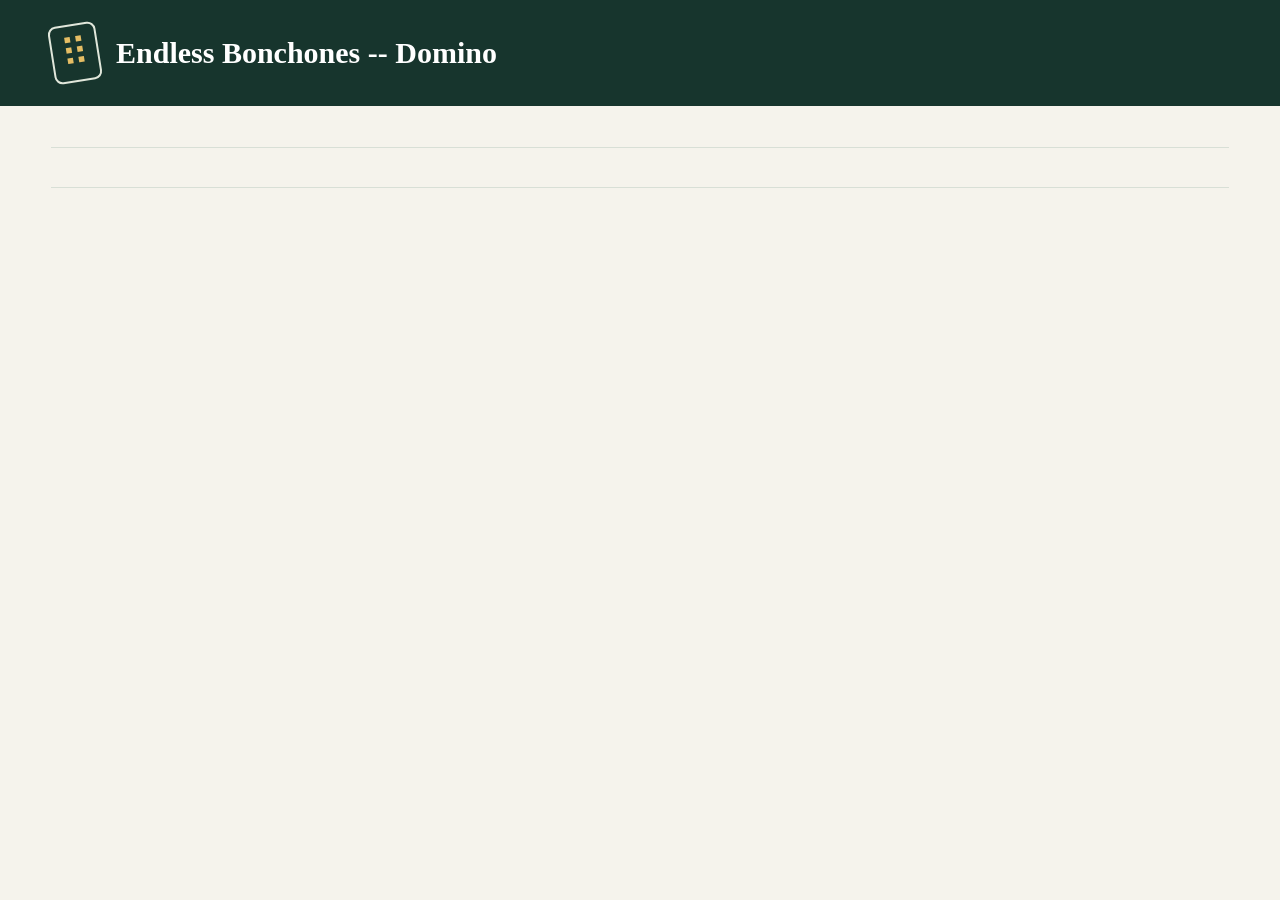
<file: template.html>
<!doctype html>
<html lang="en"><head><meta charset="utf-8"><meta name="viewport" content="width=device-width,initial-scale=1"><title>Endless Bonchones -- Domino · Tournament desk</title>
<style>
:root{--bg:#f5f3ec;--ink:#17352d;--muted:#65756d;--line:#d8dfd6;--card:#fffef9;--green:#216548;--gold:#e5bd64;--red:#a83e30}*{box-sizing:border-box}body{margin:0;background:var(--bg);color:var(--ink);font:16px/1.5 system-ui,Segoe UI,sans-serif}button,input,textarea,select{font:inherit}button{cursor:pointer;border:1px solid var(--line);border-radius:9px;padding:10px 16px;background:var(--card);color:var(--ink);font-weight:650}button:hover{border-color:var(--green);background:#eaf2e9}button:disabled{opacity:.45;cursor:not-allowed}button.primary{background:var(--green);color:white;border-color:var(--green)}button.danger{color:var(--red)}input,textarea,select{padding:10px;border:1px solid #a8b7ac;border-radius:7px;background:white;color:var(--ink)}input:focus,textarea:focus,button:focus-visible{outline:3px solid var(--gold);outline-offset:2px}input[type=number]{width:100px}label{display:block;font-size:14px;font-weight:650}label input,label textarea{display:block;margin-top:6px;width:100%}textarea{min-height:255px;resize:vertical}header{background:var(--ink);color:white;padding:24px 4vw;display:flex;align-items:center;justify-content:space-between;gap:20px}.brand{display:flex;align-items:center;gap:17px}.tile{font-size:38px;border:2px solid #e1e7db;border-radius:8px;line-height:1;padding:8px;transform:rotate(-9deg);color:var(--gold)}h1{font-family:Georgia,serif;font-size:30px;margin:0;line-height:1.15}.eyebrow{text-transform:uppercase;letter-spacing:.16em;font-size:11px;font-weight:700;color:#c2d4c6;margin:0 0 7px}header .sub{font-size:13px;color:#c2d4c6;margin:6px 0 0}.actions{display:flex;gap:8px;flex-wrap:wrap;align-items:center}header button{background:#ffffff12;color:white;border-color:#ffffff35;font-size:13px}.shell{max-width:1460px;margin:auto;padding:26px 4vw 50px}nav{display:flex;gap:6px;border-bottom:1px solid var(--line);padding-bottom:15px;margin-bottom:24px;flex-wrap:wrap}nav button{border:none;background:transparent}nav button.active{background:var(--ink);color:white}.status{font-size:12px;color:var(--muted);margin-left:auto;align-self:center}.stats{display:grid;grid-template-columns:repeat(4,1fr);gap:14px;margin-bottom:24px}.stat{border-top:3px solid var(--green);padding:14px 18px;background:var(--card);border-radius:0 0 9px 9px}.stat b{display:block;font-size:29px;line-height:1.2}.stat span{font-size:12px;color:var(--muted);text-transform:uppercase;letter-spacing:.07em}.layout{display:grid;grid-template-columns:1.25fr 1fr;gap:24px}.panel{background:var(--card);border:1px solid var(--line);padding:24px;border-radius:12px;margin-bottom:18px}h2{font:700 25px Georgia,serif;margin:0 0 10px}h3{font-size:16px;margin:0 0 12px}p{margin:8px 0 14px}.muted{color:var(--muted)}.small{font-size:13px}.notice{border-left:4px solid var(--gold);padding:13px 17px;background:#fbf2d9;border-radius:0 7px 7px 0;margin:14px 0}.fieldrow{display:flex;gap:15px;margin:16px 0}.fieldrow>*{flex:1}.grid{display:grid;grid-template-columns:repeat(3,minmax(0,1fr));gap:15px}.match{background:var(--card);border:1px solid var(--line);border-radius:12px;padding:19px}.match.done{border-top:3px solid var(--green)}.match-head{display:flex;justify-content:space-between;align-items:center;font-size:12px;text-transform:uppercase;letter-spacing:.05em;margin-bottom:16px;color:var(--muted)}.pill{border-radius:20px;padding:3px 8px;font-size:11px;background:#e9efdf;color:var(--green);font-weight:700}.team-row{display:grid;grid-template-columns:1fr 83px;gap:10px;align-items:center;margin:10px 0}.team-row input{width:83px;min-width:0;font-size:21px;text-align:center;font-weight:750}.team-row strong{font-size:16px}.match button{width:100%;margin-top:10px;padding:8px}.versus{color:var(--muted);font-size:11px;letter-spacing:.12em}.roundnav{display:flex;gap:8px;margin:0 0 18px}.roundnav button.active{background:var(--ink);color:white}.sectionbar{display:flex;gap:16px;align-items:center;justify-content:space-between;margin:22px 0 15px}.sectionbar h2{margin:0}.table-wrap{overflow:auto;border:1px solid var(--line);border-radius:10px;background:var(--card)}table{border-collapse:collapse;width:100%;font-variant-numeric:tabular-nums}th,td{padding:12px 14px;text-align:right;border-bottom:1px solid var(--line)}th{font-size:11px;text-transform:uppercase;letter-spacing:.05em;color:var(--muted);background:#eef1e8}th:nth-child(2),td:nth-child(2){text-align:left}td:nth-child(2){font-weight:650}tr.top td:first-child{color:var(--green);font-weight:800}tr.cut td{border-bottom:3px solid var(--gold)}.rank{display:inline-block;min-width:27px;text-align:center}ol,ul{padding-left:23px}.rules li{margin-bottom:10px}.foot{font-size:12px;color:var(--muted);margin-top:24px}.empty{padding:35px;text-align:center;border:1px dashed #a8b7ac;border-radius:12px}.bracket{display:grid;grid-template-columns:1fr 50px 1fr;align-items:center;gap:16px}.connector{font-size:30px;text-align:center;color:var(--green)}.champion{background:var(--ink);color:white;padding:24px;border-radius:10px;margin-top:16px}.champion .eyebrow{color:var(--gold)}#toast{position:fixed;bottom:25px;left:50%;transform:translateX(-50%);z-index:100;max-width:90vw;padding:13px 22px;background:var(--ink);color:white;border-radius:10px;box-shadow:0 5px 30px #0003}#toast:empty{display:none}dialog{border:1px solid var(--line);border-radius:15px;max-width:520px;padding:28px;background:var(--card);color:var(--ink)}dialog::backdrop{background:#10231dc9}.tv{background:#102d24;color:#f2f5e9}.tv header{background:#0a231c;padding:20px 3vw}.tv .shell{max-width:none;padding:20px 3vw}.tv .stats{margin-bottom:17px}.tv .stat,.tv .panel,.tv .match,.tv .table-wrap{background:#193c30;color:#f2f5e9;border-color:#3a5848}.tv .muted,.tv .stat span,.tv .match-head,.tv .foot{color:#b5c9b8}.tv th{background:#214333;color:#c8d9c7}.tv td{border-color:#365340;padding:9px 12px}.tv tr.top td:first-child{color:var(--gold)}.tv th{padding:9px 12px}.tv .tv-grid{display:grid;grid-template-columns:1.18fr 1fr;gap:25px}.tv .tv-board td{font-size:20px}.tv .tv-board th{font-size:11px}.tv .tv-board td:nth-child(2){font-size:21px}.tv .team-row{grid-template-columns:1fr 60px}.tv .tv-score{font-size:27px;text-align:right;color:var(--gold)}.tv .grid{grid-template-columns:repeat(2,minmax(0,1fr))}.tv .sectionbar h2{font-size:24px}.tv .match{padding:15px}.tv .match-head{margin-bottom:10px}.tv .pill{background:#34523a;color:#e5ebce}.tv .notice{background:#52451f;color:#fff0cc}.tv .roundnav button.active{background:var(--gold);color:var(--ink)}.tv-bye{margin:14px 0;font-size:14px;color:#c3d1bc}.tv .champion{border:1px solid var(--gold)}.print-only{display:none}
.tv nav{display:none}.tv .bracket{grid-template-columns:1fr 24px 1fr;gap:10px}@media(max-height:850px){.tv header{padding:12px 3vw}.tv h1{font-size:26px}.tv header .sub{display:none}.tv .shell{padding-top:10px}.tv .stat{padding:9px 14px}.tv .stat b{font-size:23px}.tv .stats{margin-bottom:8px}.tv .sectionbar{margin:10px 0}.tv .sectionbar h2{font-size:22px}.tv .tv-board td{padding:6px 10px;font-size:17px}.tv .tv-board td:nth-child(2){font-size:17px}.tv .team-row{margin:5px 0;grid-template-columns:1fr 44px}.tv .team-row strong{font-size:14px;line-height:1.3}.tv .match-head{font-size:10px;margin-bottom:7px}.tv .match{padding:12px}.tv .tv-score{font-size:22px}.tv .champion{padding:14px;margin-top:10px}.tv .champion h2{font-size:21px}.tv .champion p{margin-bottom:0}.tv .foot{margin-top:10px}}@media(max-width:1000px){.grid{grid-template-columns:repeat(2,minmax(0,1fr))}.layout{grid-template-columns:1fr}.tv .tv-grid{grid-template-columns:1fr}.tv .tv-board td{font-size:17px}}@media(max-width:600px){header{align-items:flex-start;flex-direction:column}h1{font-size:26px}.shell{padding:20px 16px}.grid,.stats{grid-template-columns:repeat(2,minmax(0,1fr))}.grid{grid-template-columns:1fr}.stat{padding:10px}.stat b{font-size:24px}.panel{padding:18px}.bracket{grid-template-columns:1fr}.connector{transform:rotate(90deg)}.fieldrow{flex-direction:column}.status{width:100%;margin:5px 0}th,td{padding:9px 7px;font-size:13px}}
@media print{@page{size:letter;margin:.5in}body{background:white;color:black;font-size:10pt}header{background:white;color:black;padding:0 0 12px;border-bottom:1px solid #aaa}header .actions,nav,.no-print,.roundnav,button,.stats,#toast,.status{display:none!important}.shell{padding:14px 0}.panel,.match,.table-wrap{border-color:#aaa;background:white;border-radius:0;padding:12px}.grid{grid-template-columns:repeat(2,1fr)}.match,.panel{break-inside:avoid}.round-print{break-before:page}.round-print:first-child{break-before:auto}.team-row input{border:0;font-size:15pt}h2{font-size:18pt}.eyebrow,header .sub{color:#333}.tile{display:none}.layout{display:block}.print-only{display:block}.foot{font-size:8pt}.notice{background:white;border-color:#999}.bracket{grid-template-columns:1fr 25px 1fr}.champion{color:black;background:white;border:1px solid #aaa}th{background:#eee}th,td{padding:7px}#main> .panel{margin:0}.rules li{margin-bottom:8px}}
/* THEME_STYLES */
/* HISTORY_STYLES */
</style></head><body><header><!-- ISLAND_ART --><div class="brand"><div class="tile" aria-hidden="true">⠿</div><div><h1 id="eventTitle">Endless Bonchones -- Domino</h1></div></div><div class="actions" id="headerActions"></div></header><div class="shell"><nav id="moduleNav" class="module-nav" aria-label="Application modules"></nav><nav id="nav" aria-label="Tournament sections"></nav><main id="main"></main><p class="foot" id="footer"></p></div><div id="toast" role="status" aria-live="polite"></div><dialog id="confirmDialog"><h2 id="dialogTitle"></h2><p id="dialogBody"></p><div class="actions"><button id="dialogCancel">Cancel</button><button id="dialogOK" class="primary">Continue</button></div></dialog>
<script id="playerDirectorySeed" type="application/json">/* PLAYER_DIRECTORY_DATA */</script><script>window.playerDirectorySeed=JSON.parse(document.getElementById("playerDirectorySeed").textContent);window.playerDirectory=window.playerDirectorySeed.slice();try{const stored=localStorage.getItem("domino-player-directory-v1");if(stored){const parsed=JSON.parse(stored);if(Array.isArray(parsed)&&parsed.every(p=>Number.isInteger(p.id)&&typeof p.firstName==="string")){window.playerDirectory=parsed;for(const seedPlayer of window.playerDirectorySeed)if(!window.playerDirectory.some(p=>p.id===seedPlayer.id))window.playerDirectory.push(seedPlayer);}}}catch{}</script><script id="dateDataSeed" type="application/json">/* DATE_DATA */</script><script id="historySeed" type="application/json">/* HISTORY_DATA */</script><script>/* CORE_SCRIPT */</script><script>/* DATE_CORE */</script><script>/* HISTORY_CORE */</script><script>/* HISTORY_UI */</script><script>/* APP_SCRIPT */</script></body></html>
</file>
